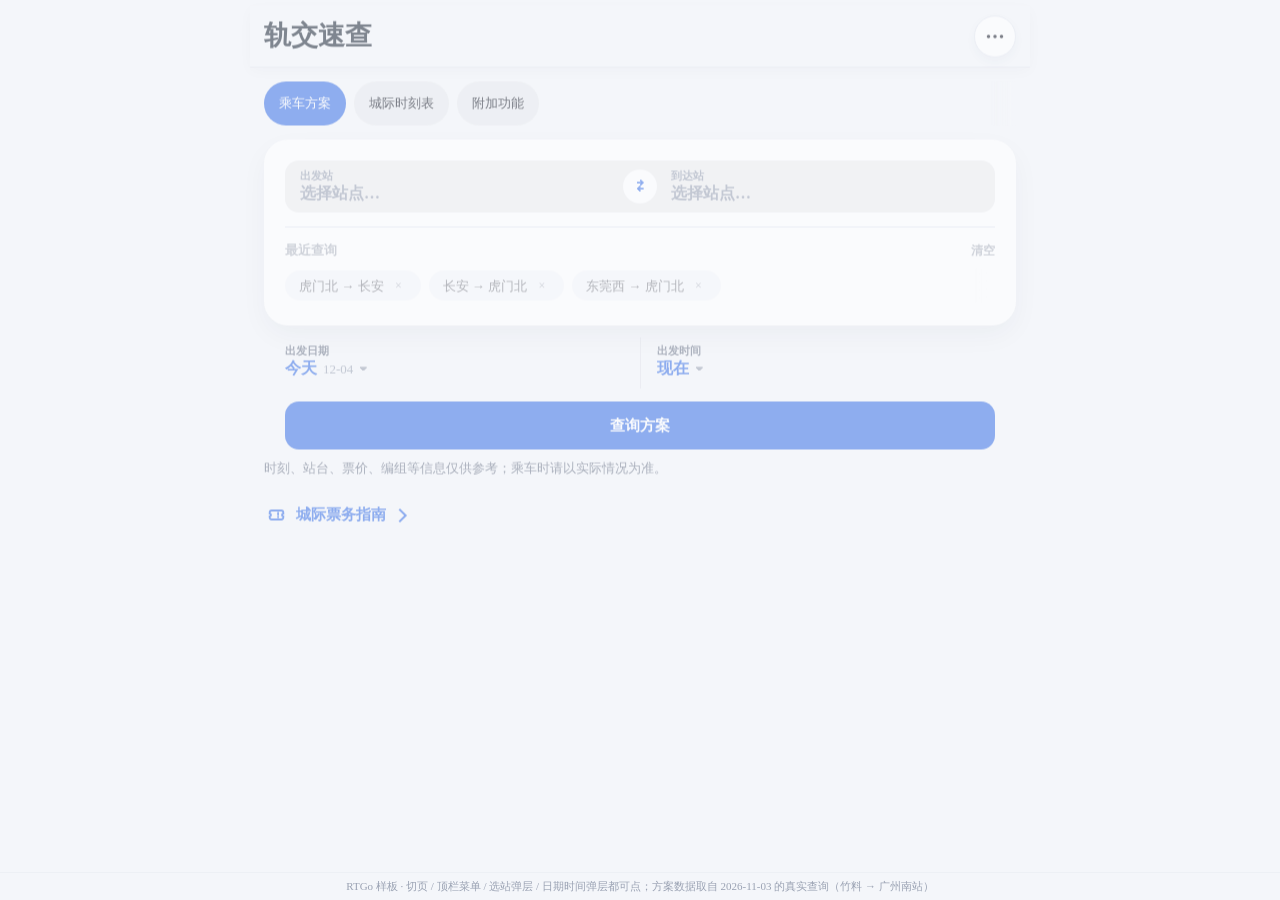
<file: index.html>
<!DOCTYPE html>
<html lang="zh-CN">
<head>
<meta charset="UTF-8">
<meta name="viewport" content="width=device-width, initial-scale=1">
<title>RTGo-UI · 体验页</title>
<!-- Pages 入口：裸地址直接落到 sample 体验页；无 JS 环境用底部手动链接兜底 -->
<meta http-equiv="refresh" content="0; url=sample/">
<style>
body{margin:0;display:flex;align-items:center;justify-content:center;min-height:100vh;font-family:-apple-system,BlinkMacSystemFont,"PingFang SC","Microsoft YaHei",sans-serif;background:#f4f5f7;color:#333}
a{color:#1677ff;text-decoration:none;font-size:15px}
</style>
</head>
<body>
<p>正在进入体验页… <a href="sample/">点此手动打开</a></p>
</body>
</html>
</file>
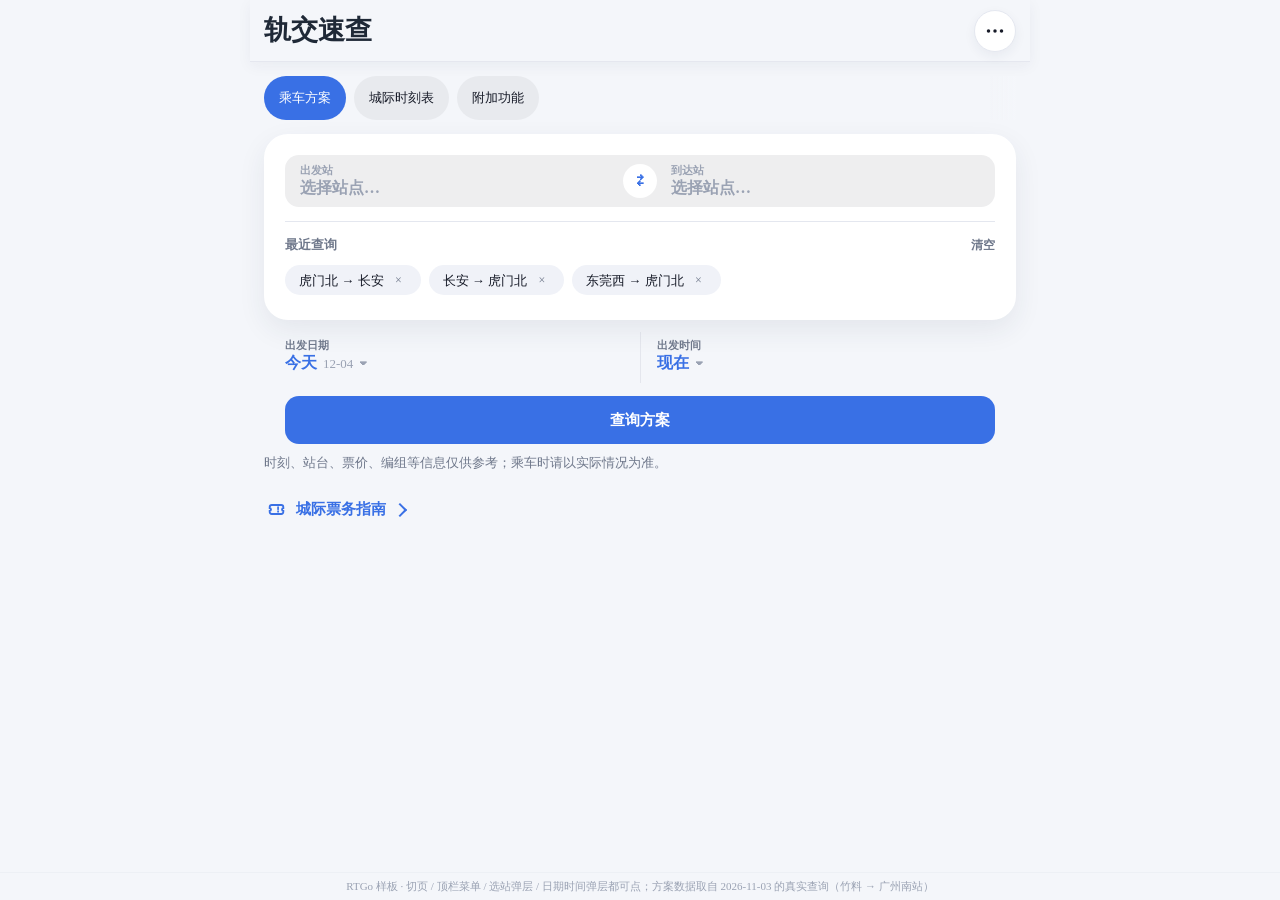
<file: sample/index.html>
<!doctype html>
<html lang="zh-CN">
<head>
<meta charset="utf-8">
<meta name="viewport" content="width=device-width,initial-scale=1,viewport-fit=cover">
<title>RTGo 样板 · 轨交速查</title>
<link rel="stylesheet" href="../rtgo-slate.css">
<!-- 主题档：.theme-light / .theme-dark 两套令牌（构建脚本从令牌层生成）。
     外观三档要真生效必须引这一行；v1.24 之前样板缺它，切档只换了类名，色值不动。 -->
<link rel="stylesheet" href="../theme-overrides.css">
<link rel="stylesheet" href="sample.css">
</head>
<body>

<div class="app">
  <div class="screen">

    <div class="ios-fixed-topbar is-translucent">
      <view class="back" id="btnBack" data-hover-class="press" hidden><view class="glyph glyph-back"></view></view>
      <div class="topbar-main">
        <div class="title" id="pageTitle">查询</div>
        <div class="sub" id="pageSub">真实数据 · 只看结构与接线</div>
      </div>
      <div class="topbar-actions">
        <button class="icon-btn menu-trigger" id="btnMenu" aria-label="更多" aria-haspopup="menu" aria-expanded="false" data-hover-class="press"><i class="glyph glyph-more-disc"></i></button>
      </div>
    </div>

    <div class="screen-scroll" id="scroll">
      <div class="screen-body" id="view"></div>
    </div>

  </div>
</div>

<div id="overlays"></div>

<!-- T24 菜单：顶栏「更多」的动作浮层。定位由宿主显式给（--menu-top/right）；
     锚点角钉在触发器那一侧（右上），不做自动翻转。
     右距要把居中留白算进去：顶栏限宽 --page-max 并居中，而 .menu-layer 是视口级 fixed，
     直接写 14px 会让面板在宽屏上跑到内容区外面。 -->
<div class="menu-layer" id="menuLayer" hidden>
  <div class="menu" role="menu" aria-label="更多" style="--menu-top:calc(62px + env(safe-area-inset-top) + 6px);--menu-right:calc(max(0px,(100vw - var(--page-max))/2) + 14px);--menu-w:252px;--menu-origin:top right">
    <div class="menu-group-label">外观</div>
    <button class="menu-item is-checked" role="menuitemradio" aria-checked="true" data-theme="auto"><span class="menu-text">跟随系统</span><span class="menu-check"><i class="check-glyph"></i></span></button>
    <button class="menu-item" role="menuitemradio" aria-checked="false" data-theme="light"><span class="menu-text">浅色</span><span class="menu-check"></span></button>
    <button class="menu-item" role="menuitemradio" aria-checked="false" data-theme="dark"><span class="menu-text">深色</span><span class="menu-check"></span></button>
    <div class="menu-sep"></div>
    <div class="menu-group-label">样板</div>
    <button class="menu-item has-desc" role="menuitem" data-href="../gallery.html"><span class="menu-main"><span class="menu-text">逐件样片</span><span class="menu-desc">按家族分区，按压档可按住试</span></span></button>
    <button class="menu-item" role="menuitem" data-href="../docs/组件手册.md"><span class="menu-text">组件手册</span></button>
  </div>
</div>

<p class="demo-note">RTGo 样板 · 切页 / 顶栏菜单 / 选站弹层 / 日期时间弹层都可点；方案数据取自 2026-11-03 的真实查询（竹料 → 广州南站）</p>

<script src="mock.js"></script>
<script src="app.js"></script>
</body>
</html>
</file>
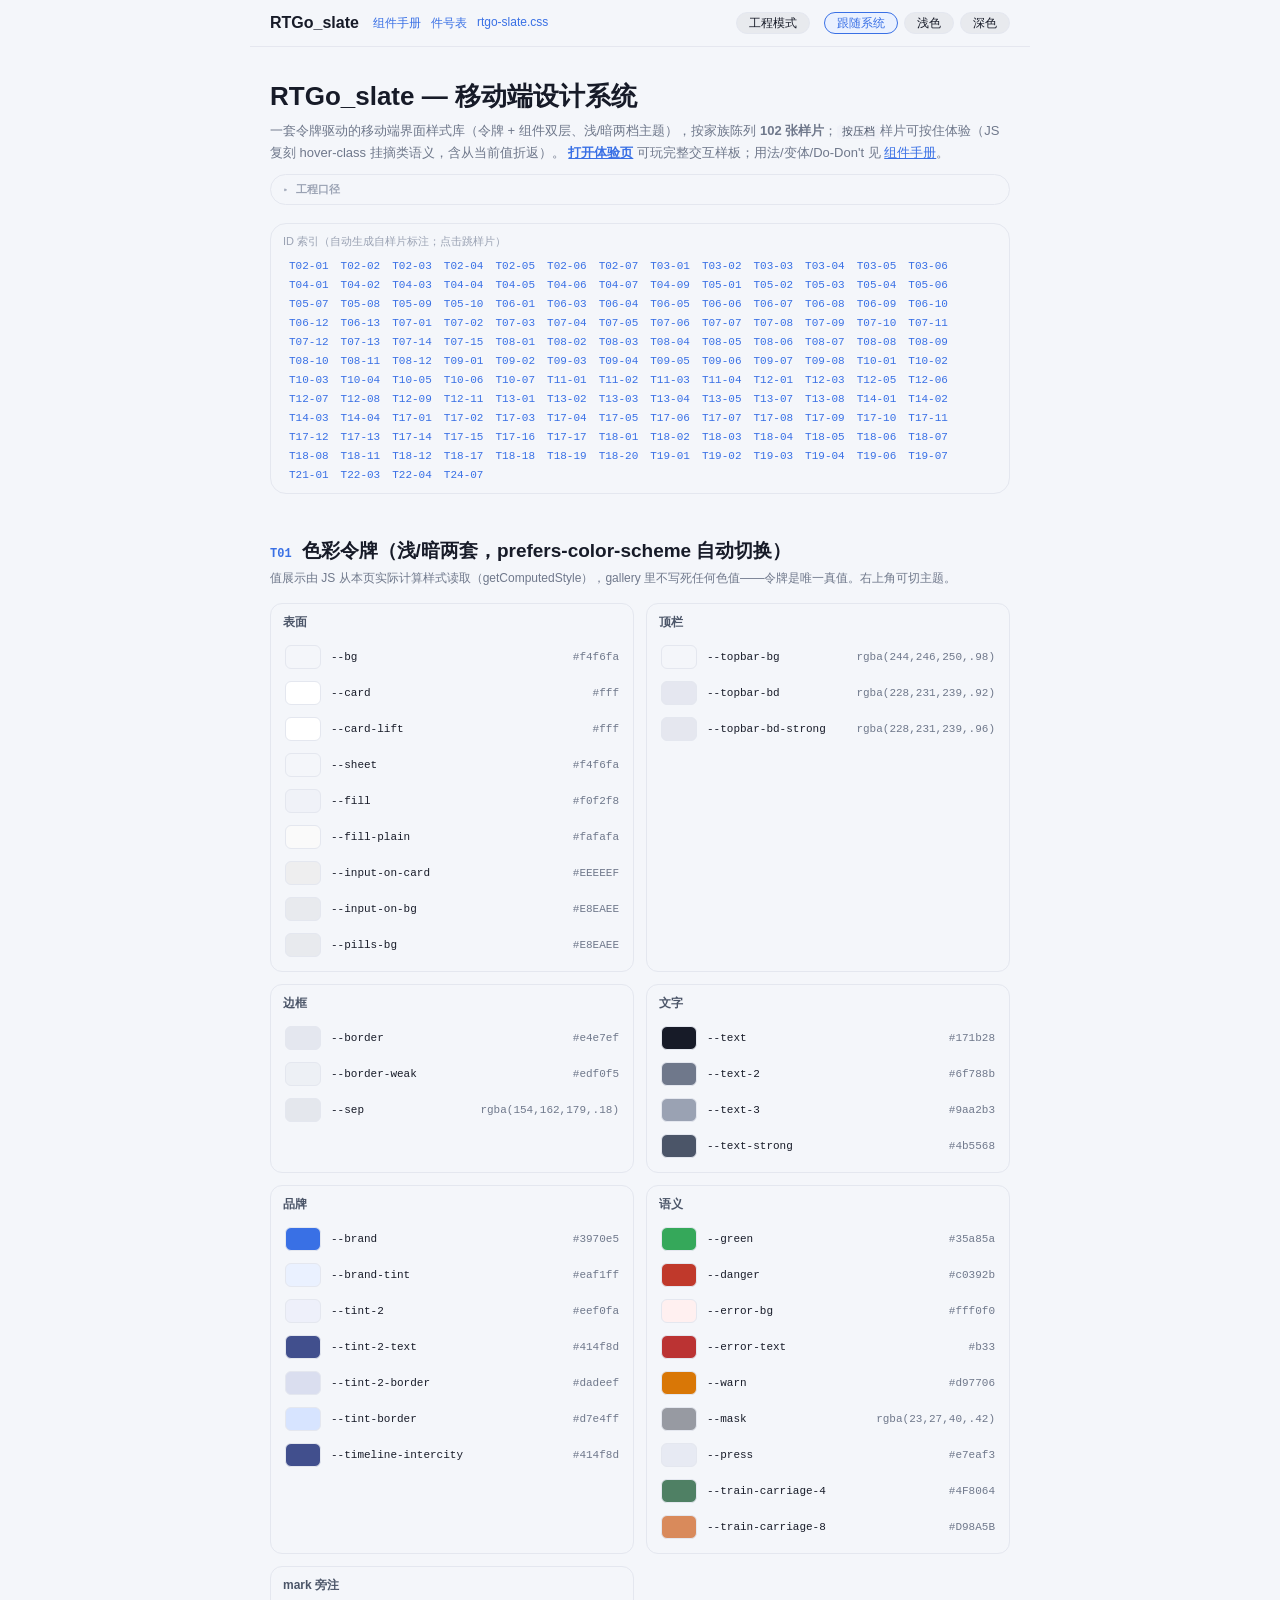
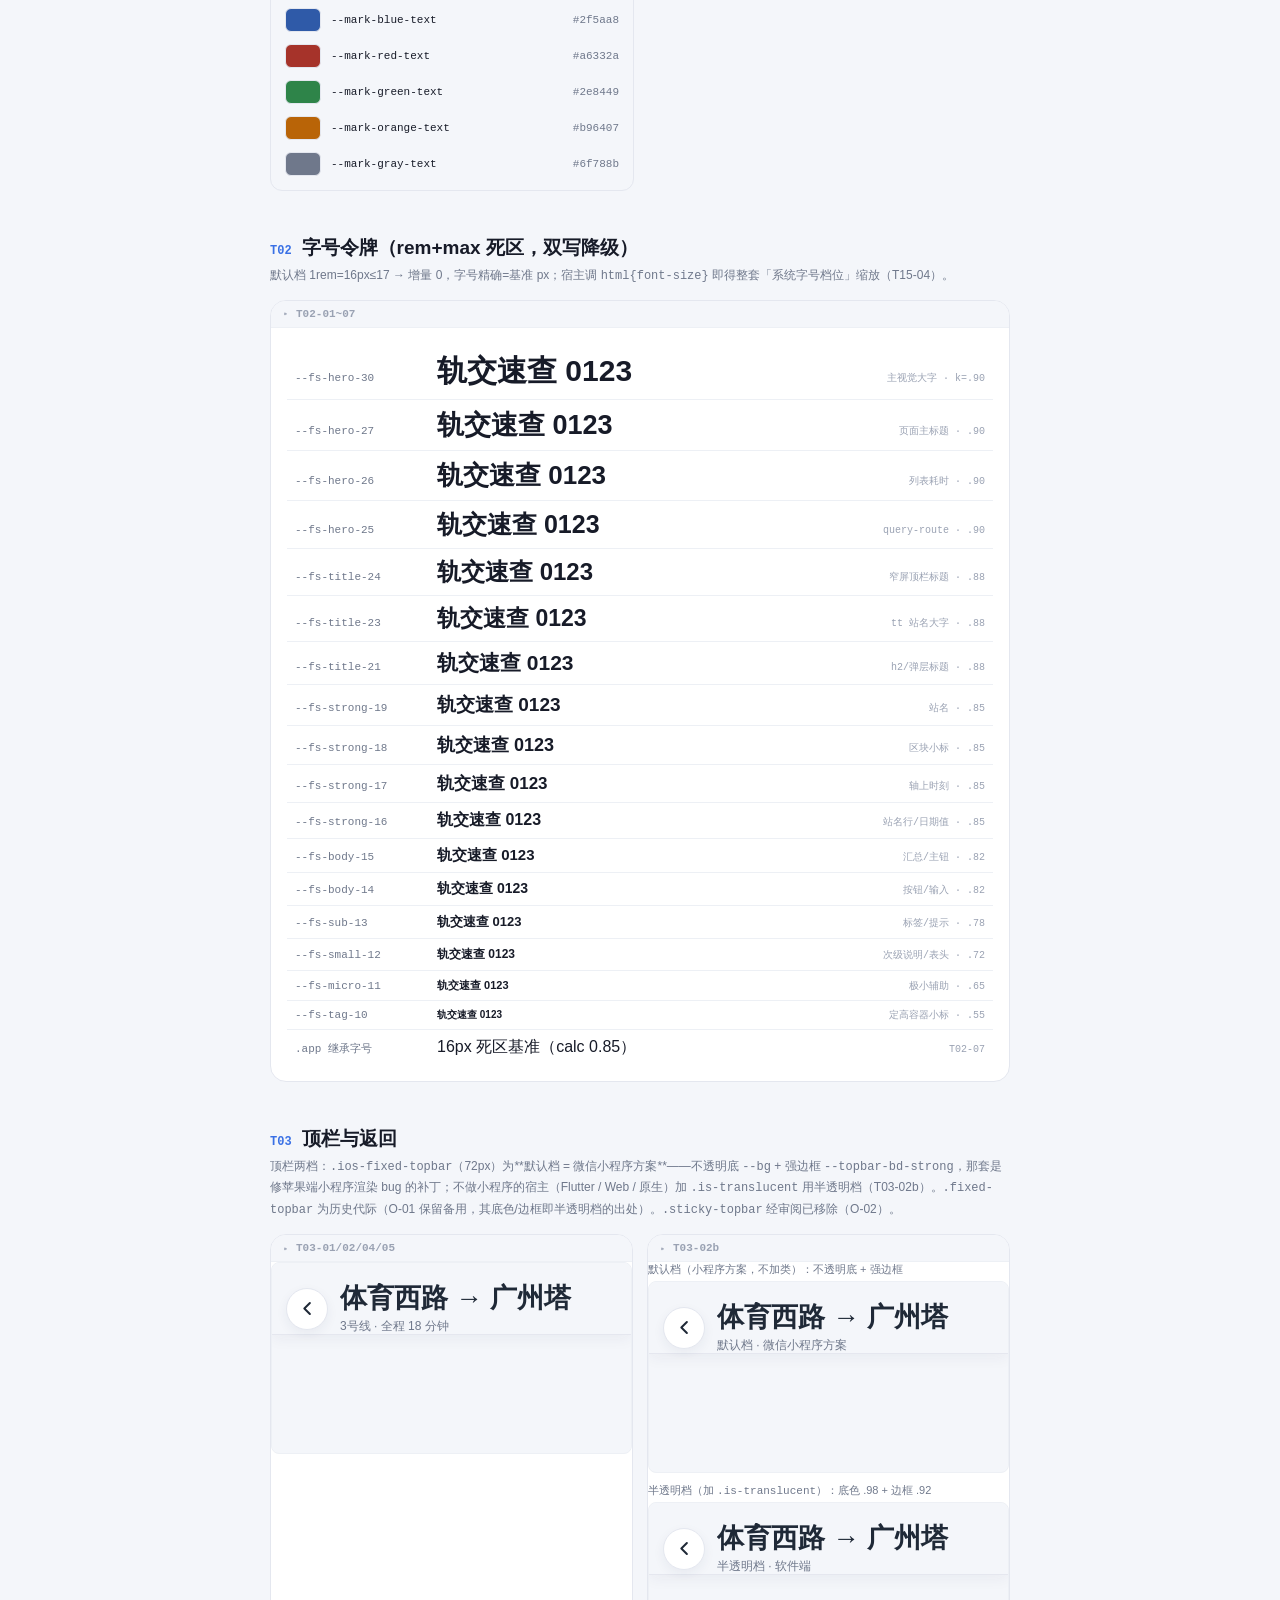
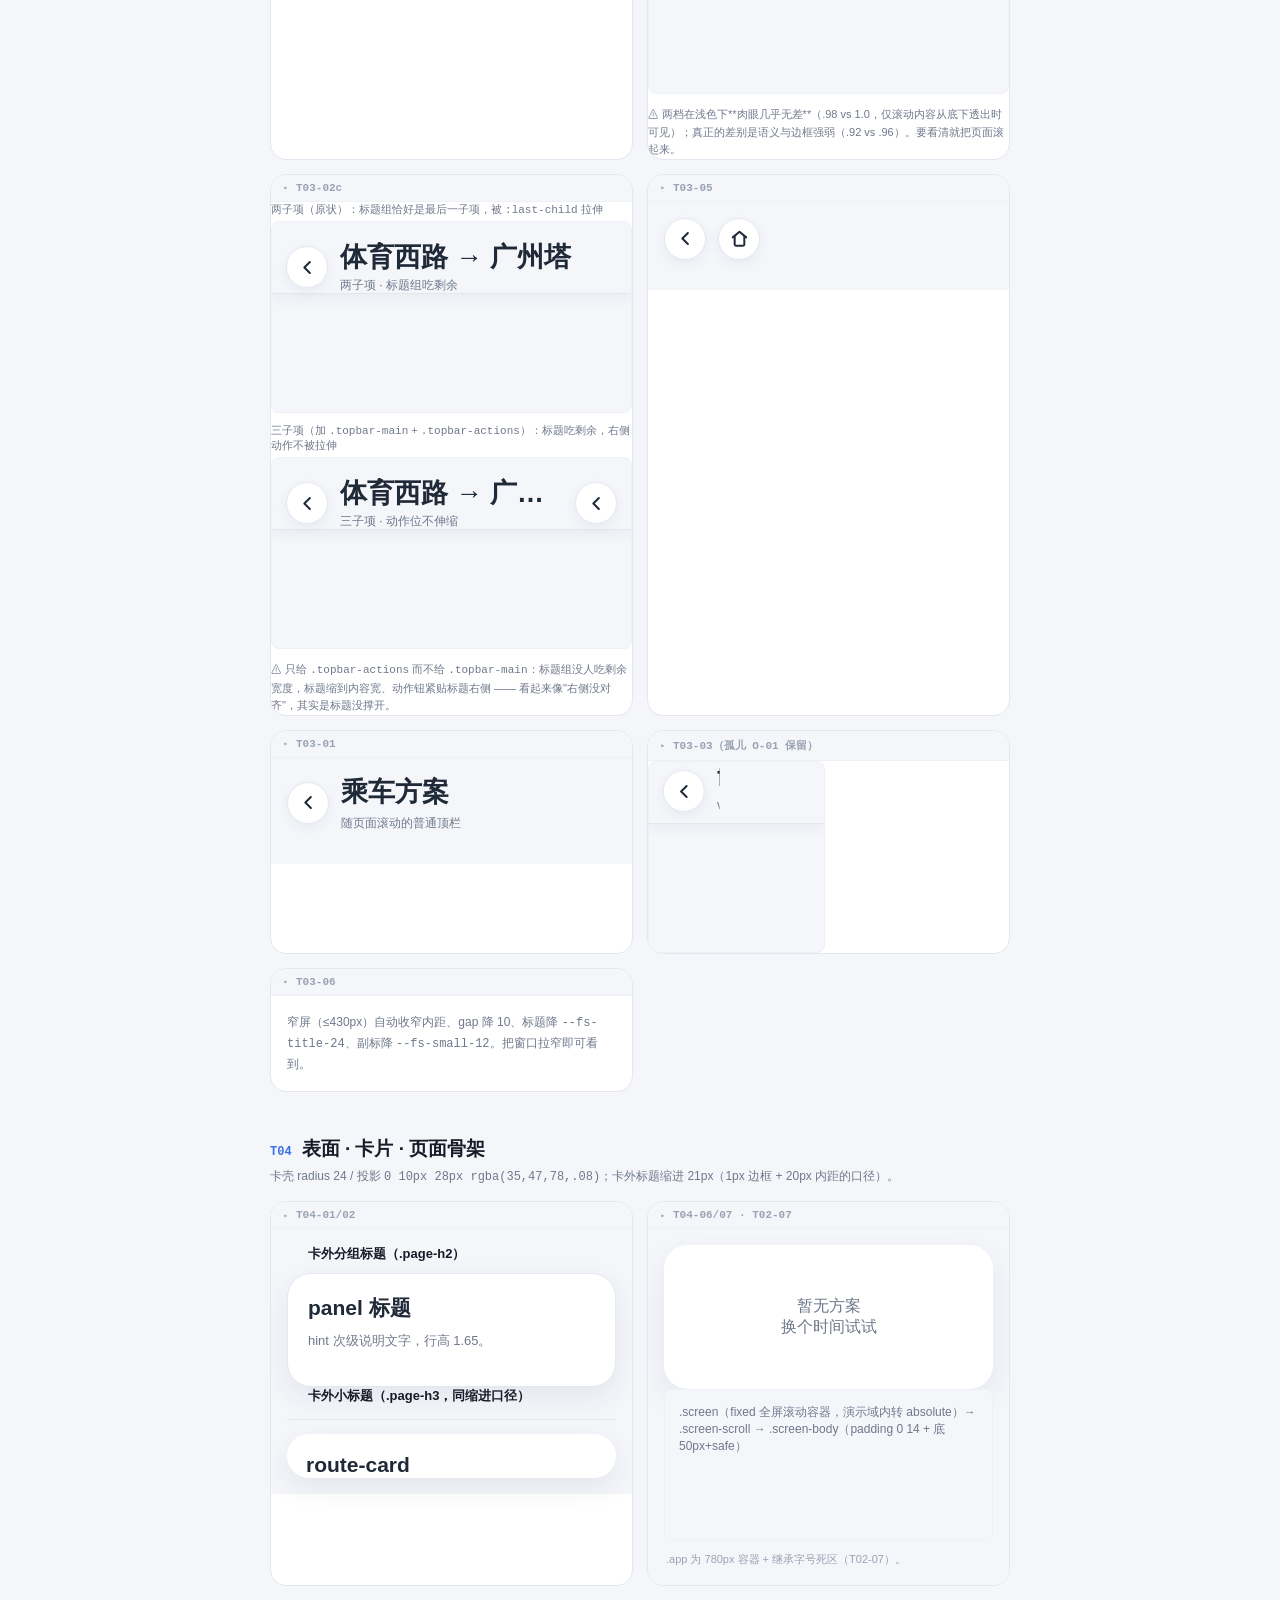
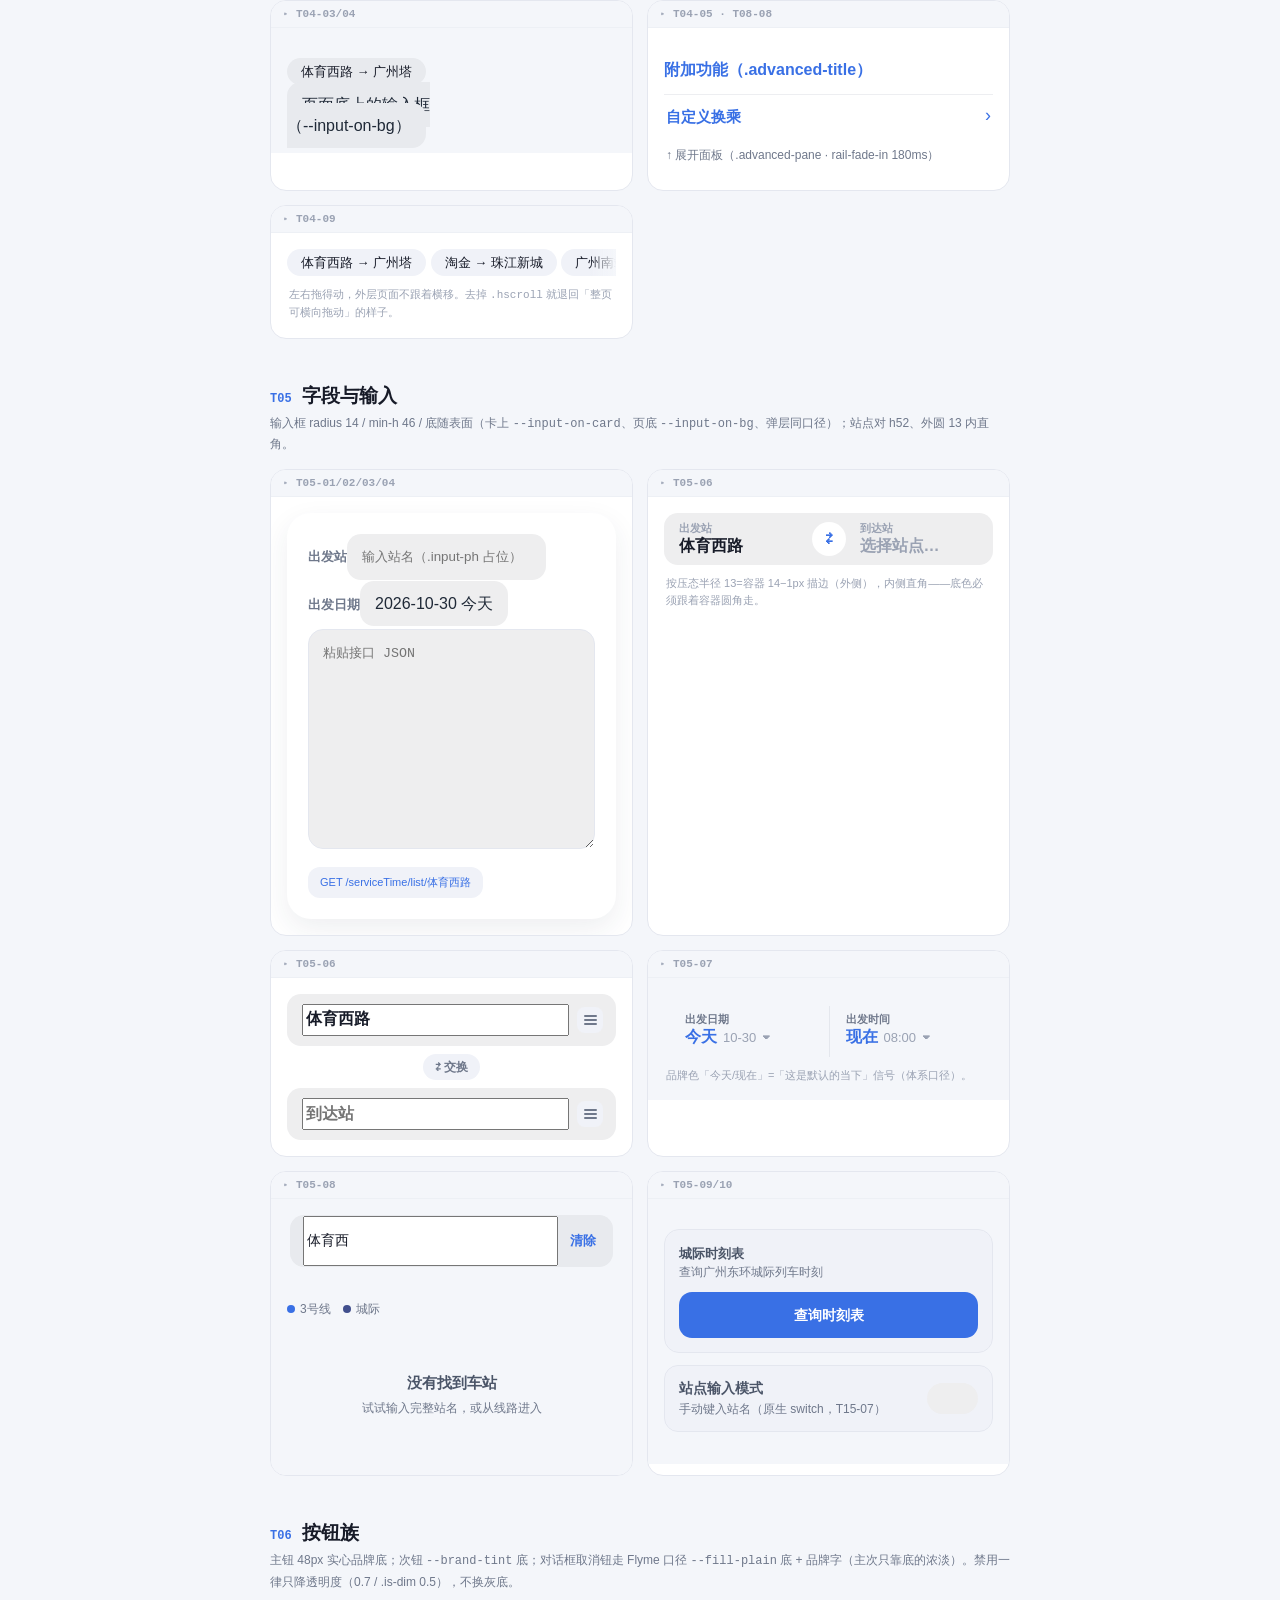
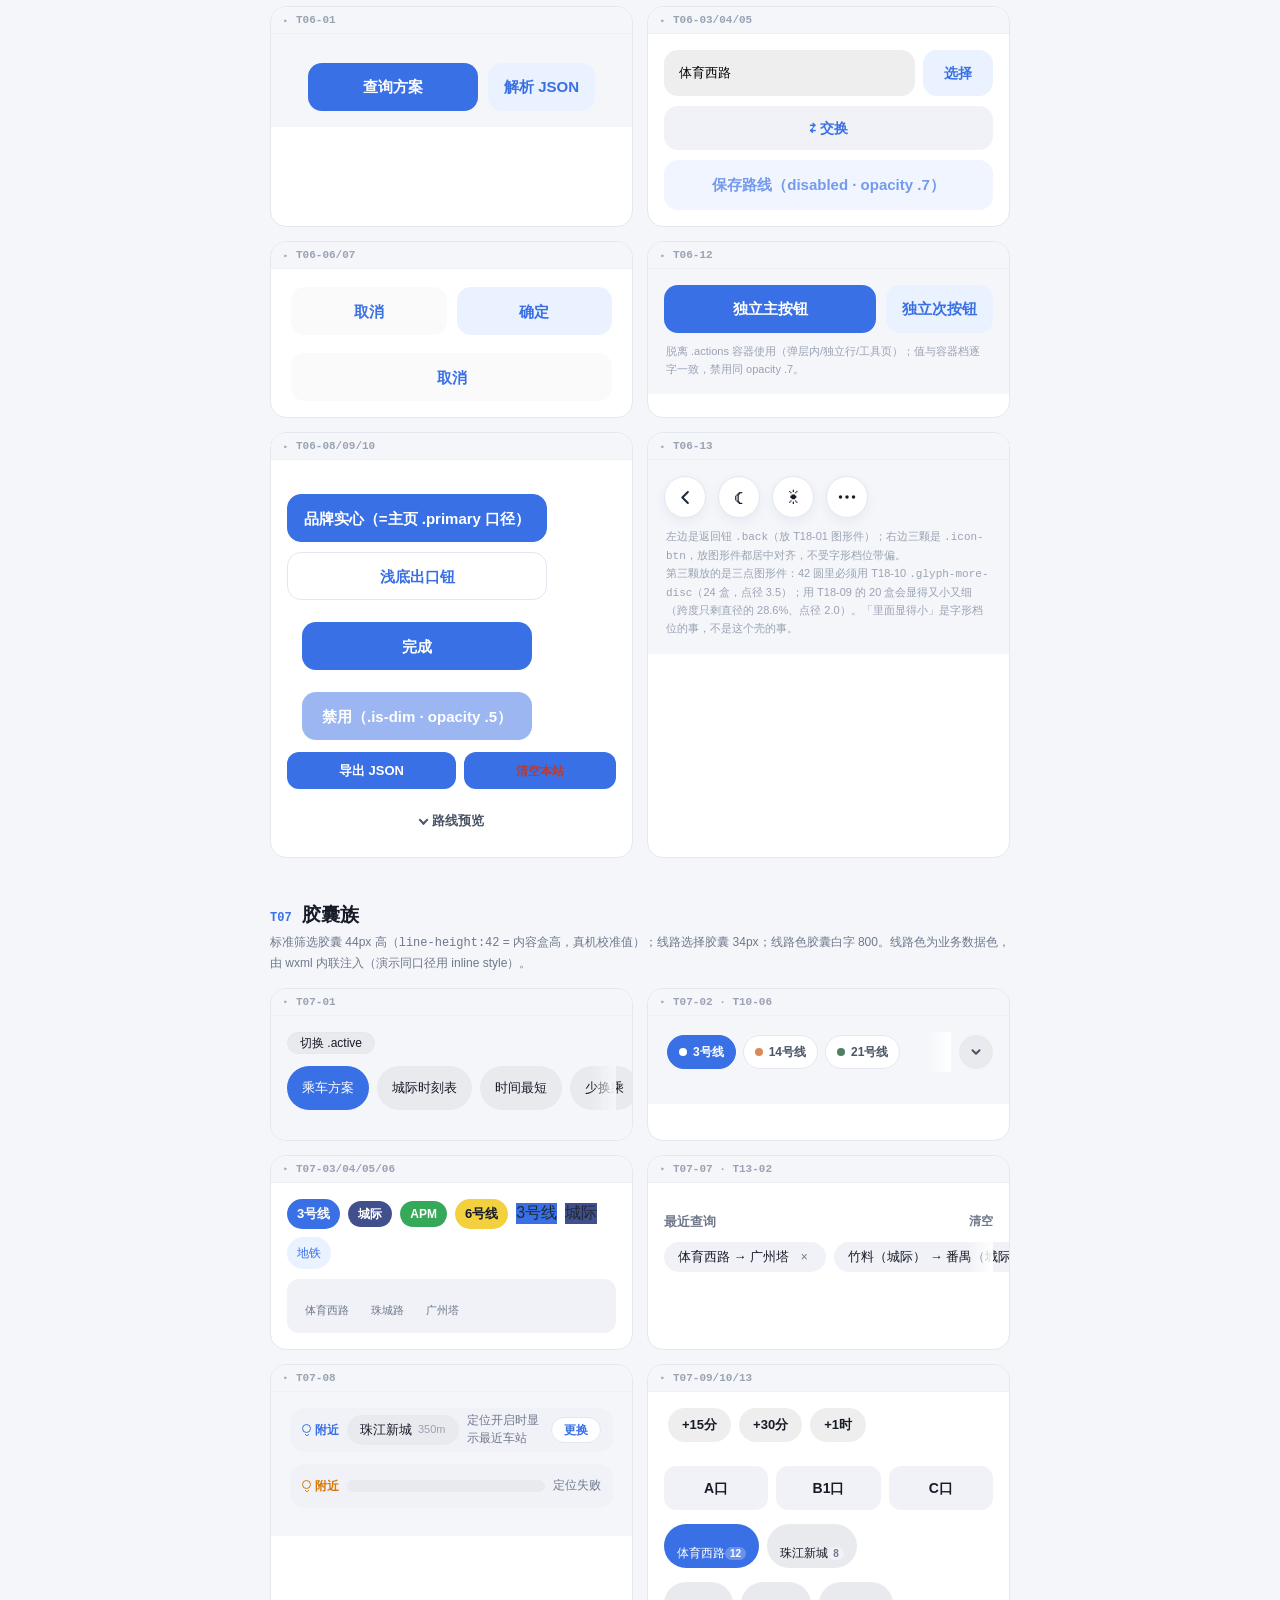
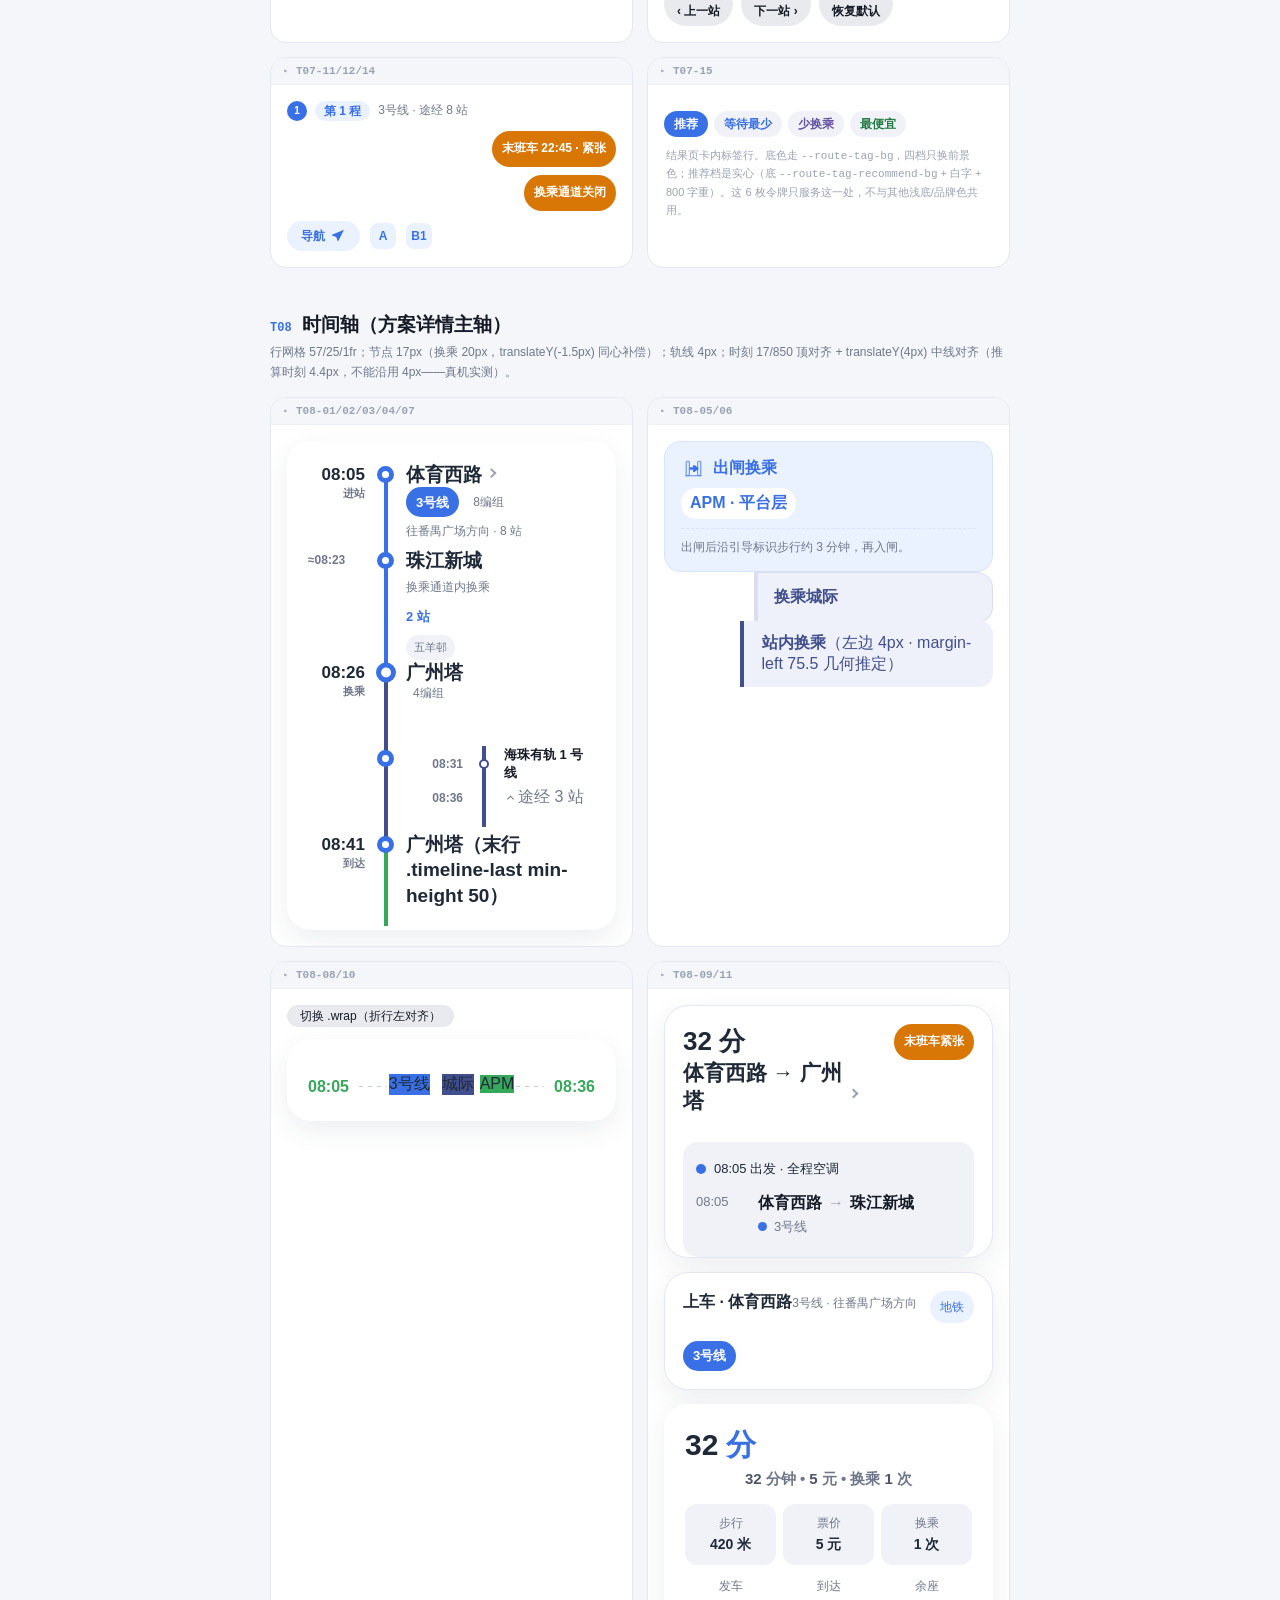
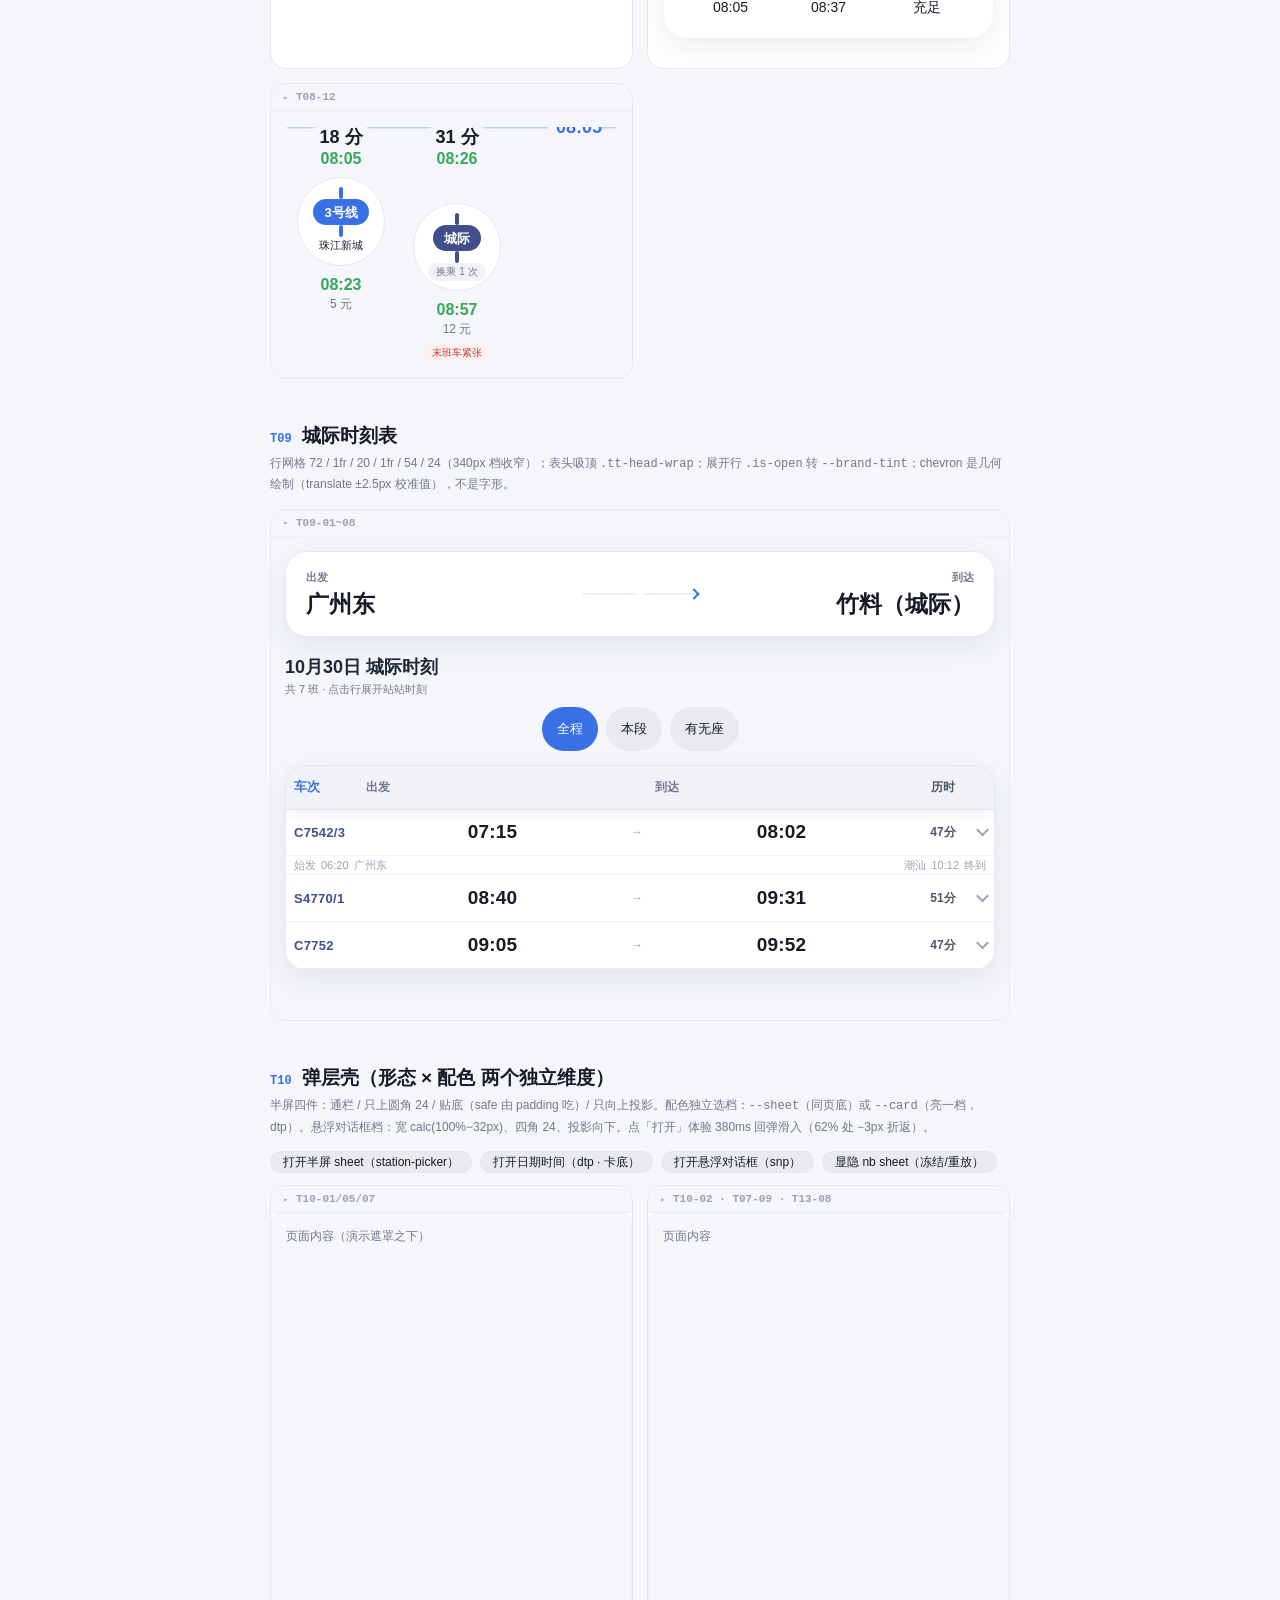
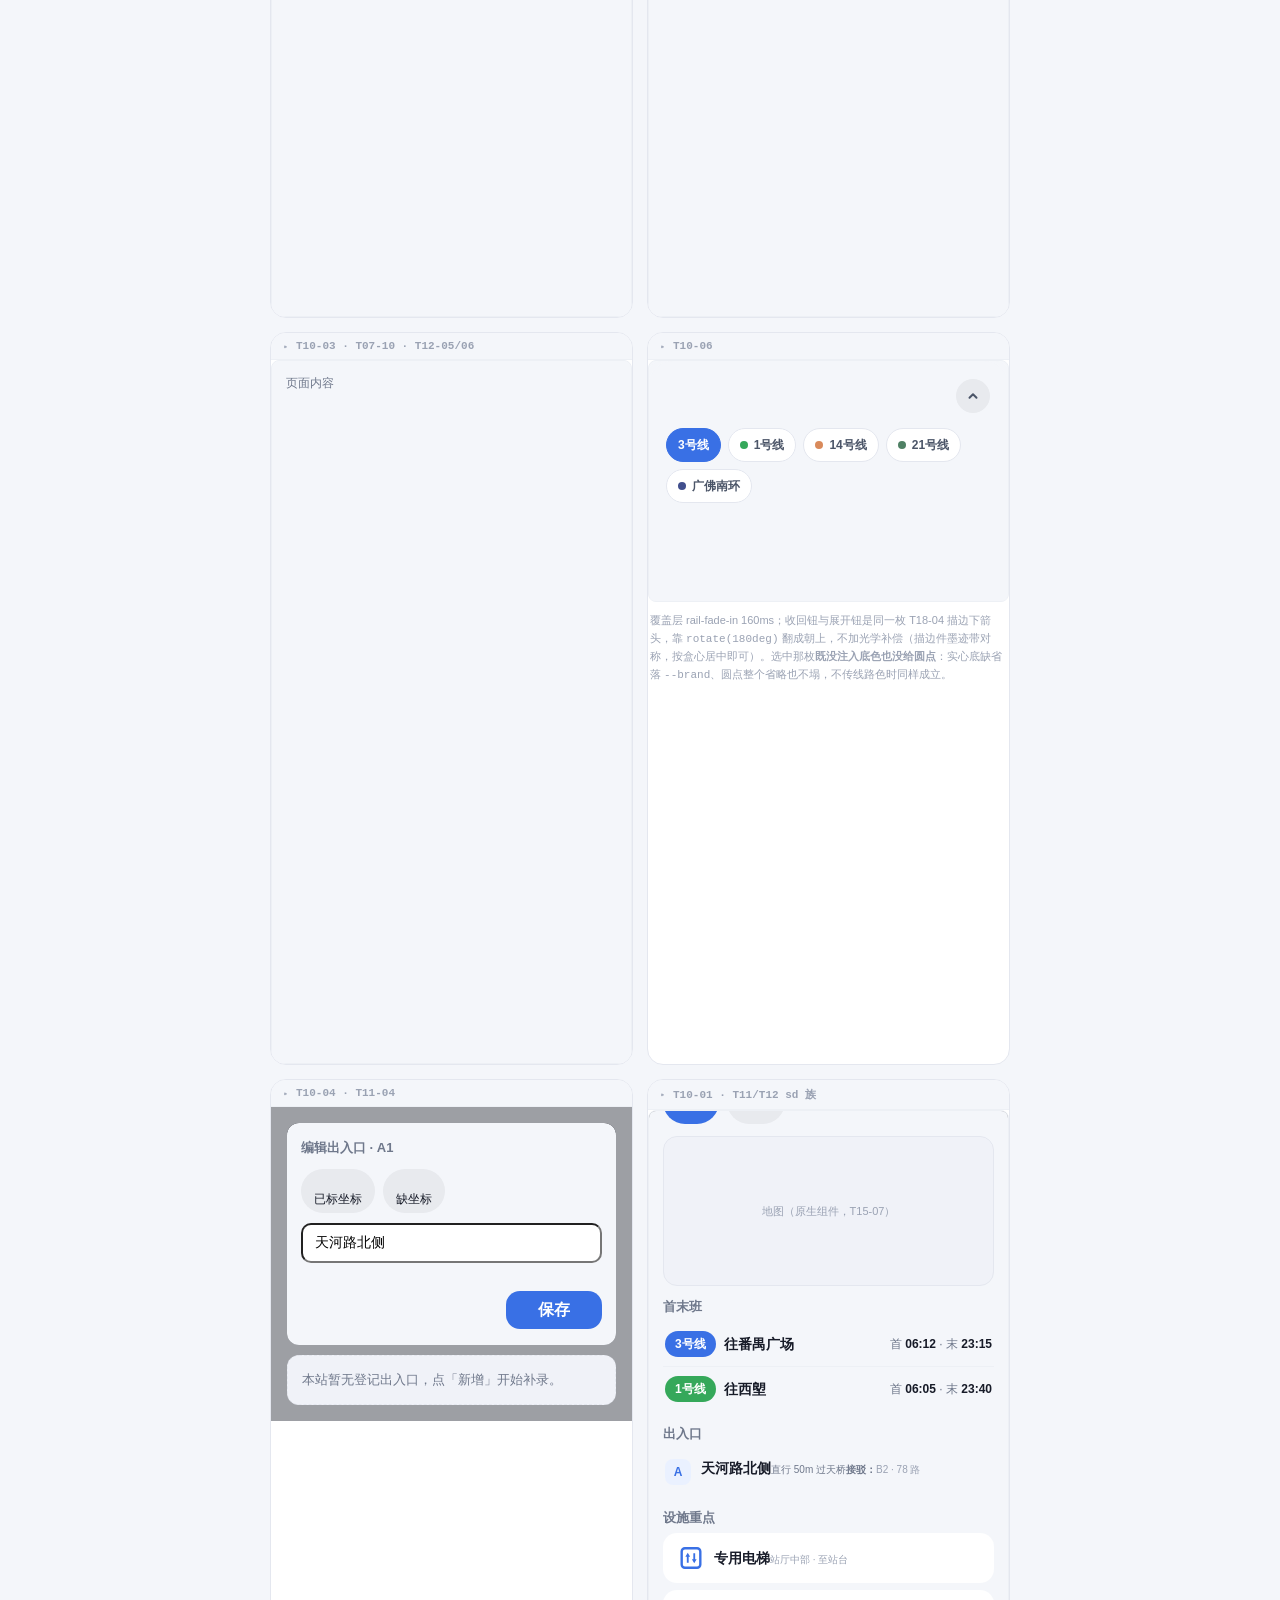
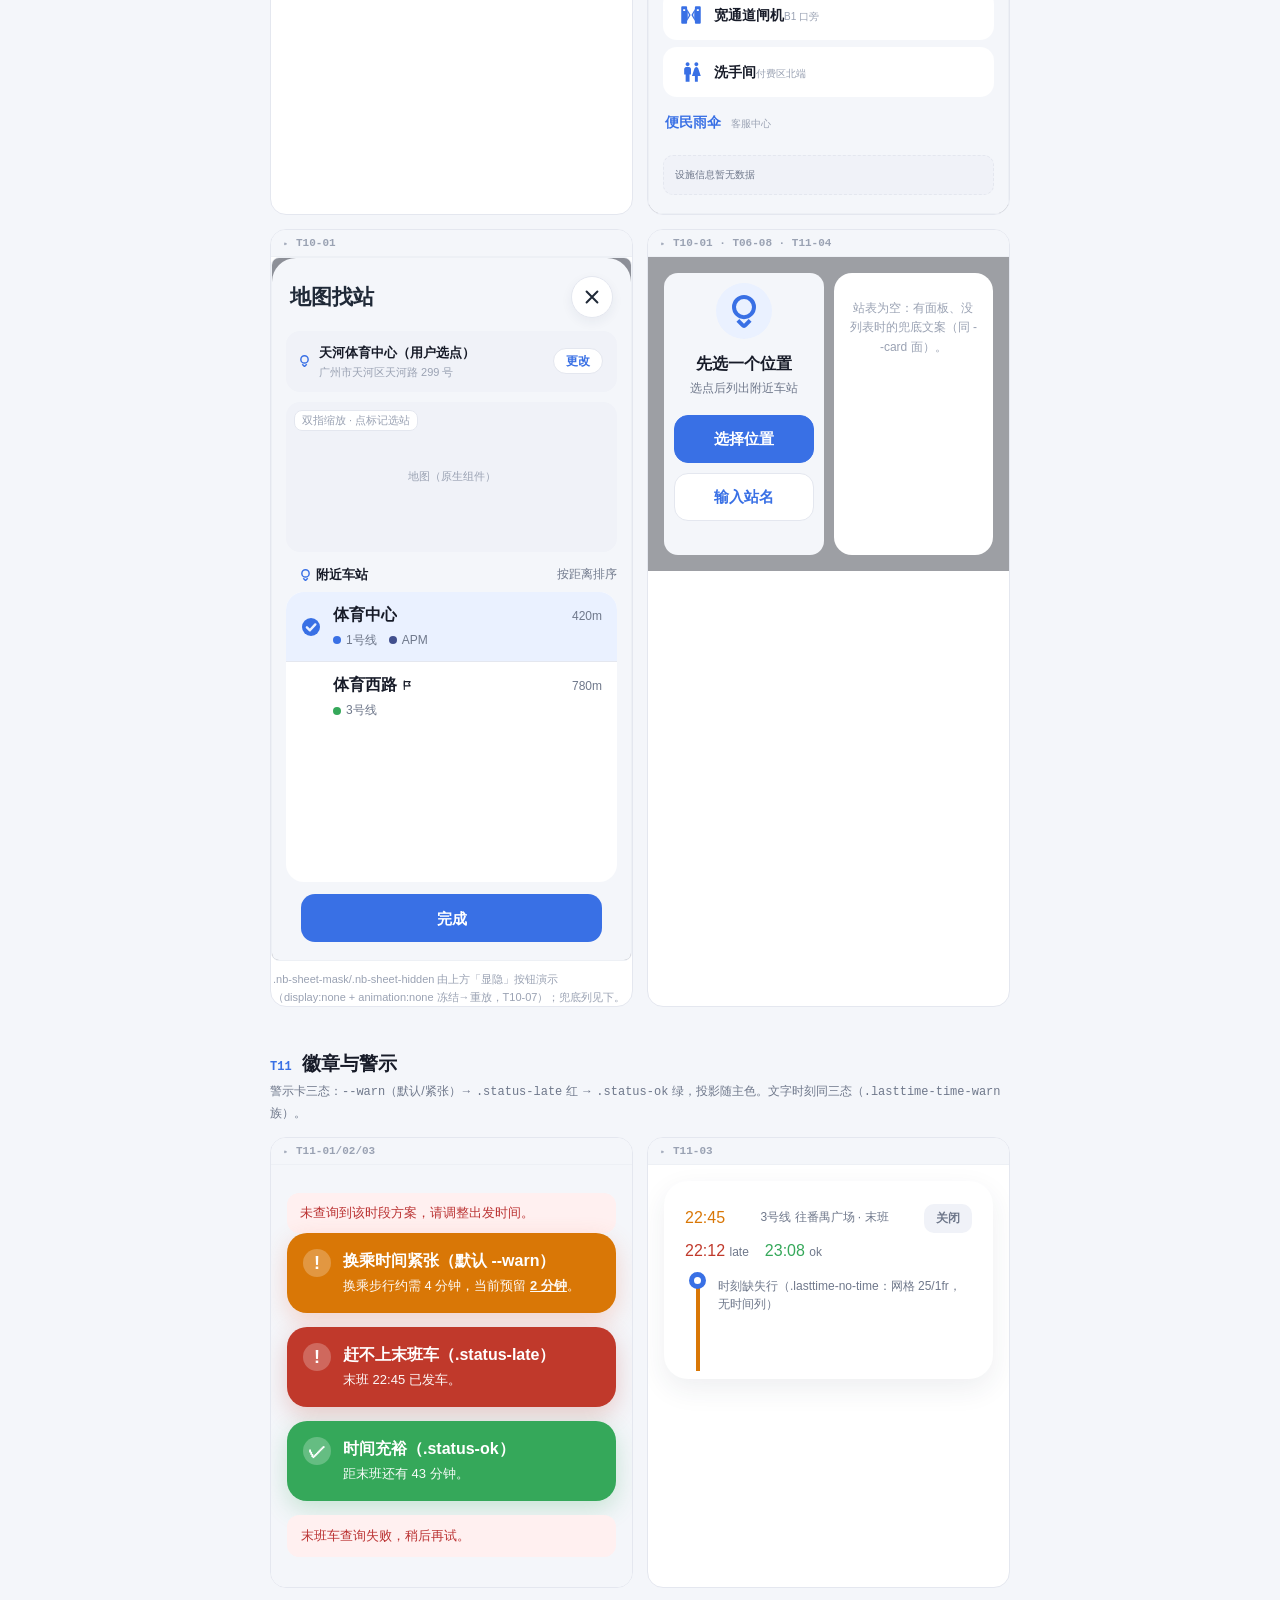
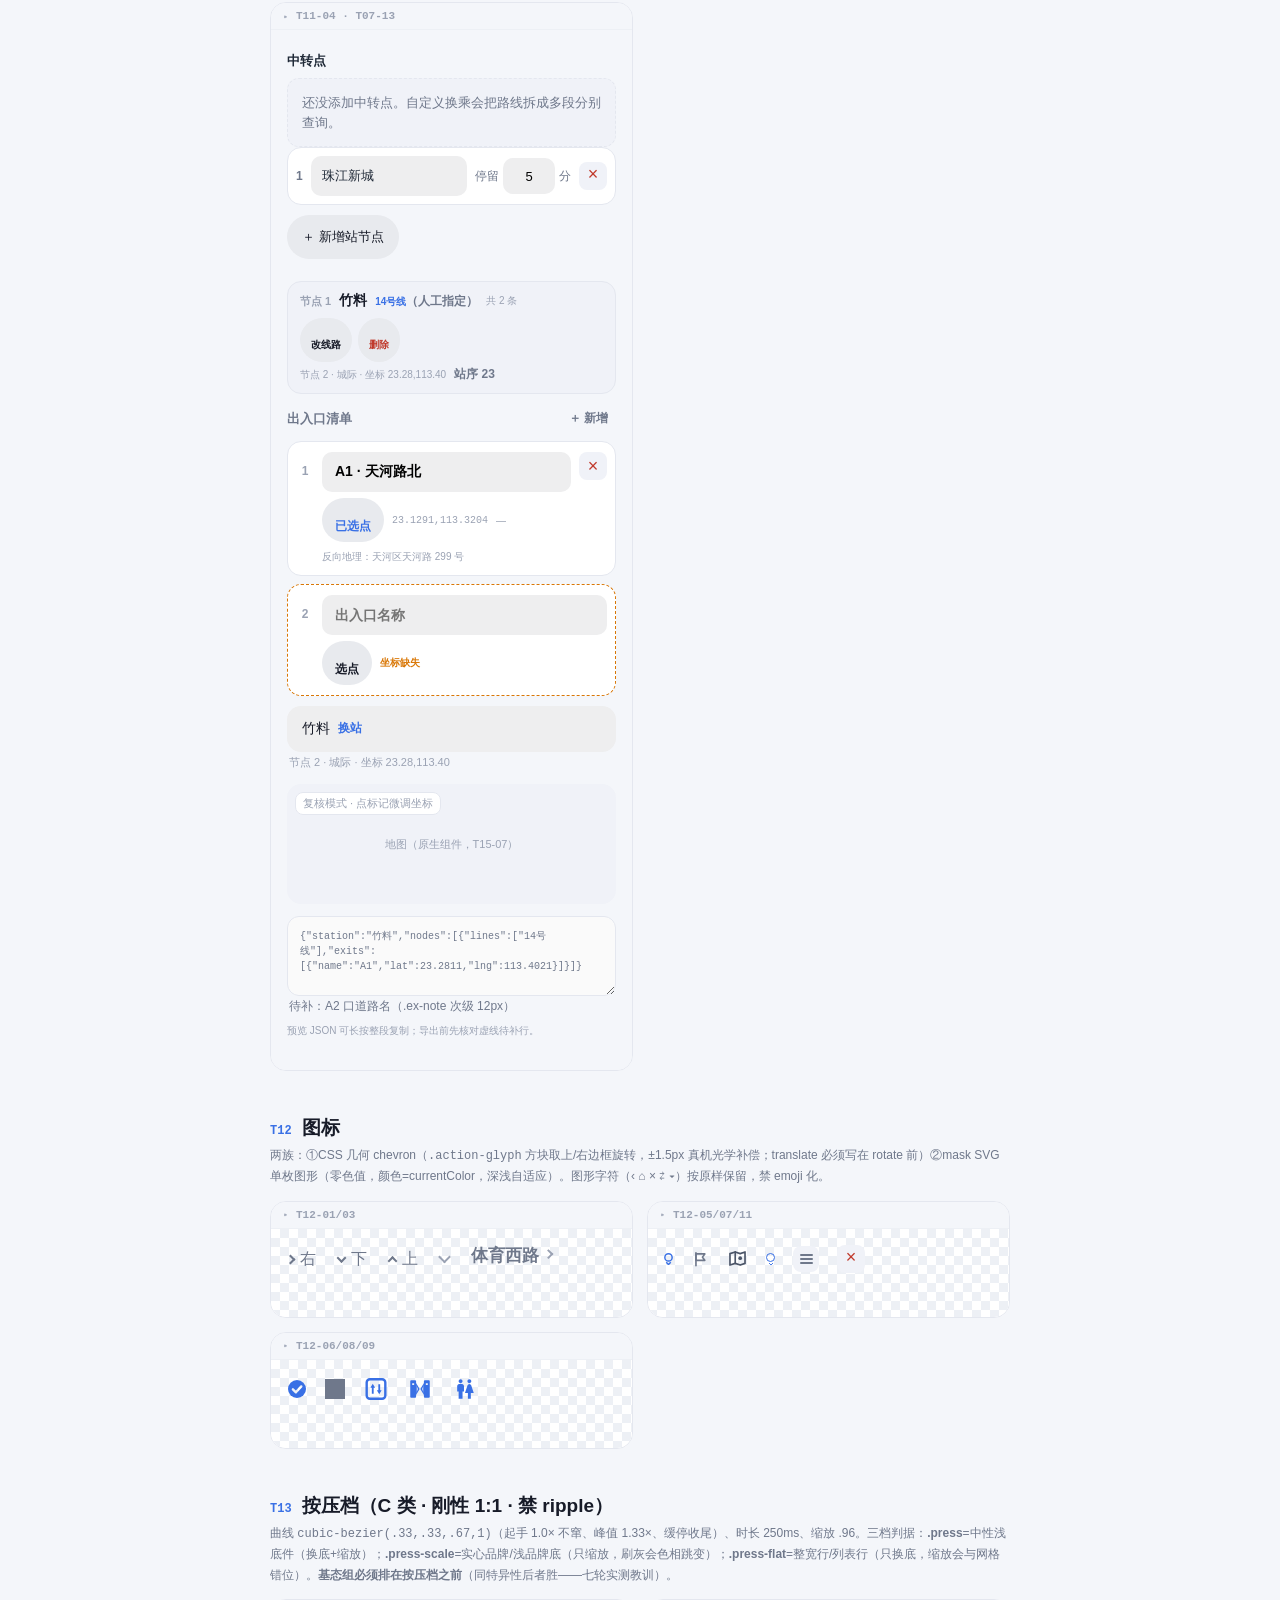
<file: gallery.html>
<!DOCTYPE html>
<html lang="zh-CN">
<head>
<meta charset="UTF-8">
<meta name="viewport" content="width=device-width, initial-scale=1">
<title>RTGo_slate · 移动端设计系统 gallery</title>
<link rel="stylesheet" href="rtgo-slate.css">
<!-- 主题档：.theme-light / .theme-dark，由 构建脚本从令牌层生成（勿手改）。
     编辑器里手动切主题靠它；不加类 = 跟随系统（回落 rtgo-slate.css 的 @media 档）。 -->
<link rel="stylesheet" href="theme-overrides.css">
<style>
/* ===== gallery 展示机制（g- 前缀，非资产包成员；系统类一律原样使用） ===== */
:root{color-scheme:light dark}
html.theme-dark{color-scheme:dark}
html.theme-light{color-scheme:light}
body{margin:0;font-family:-apple-system,BlinkMacSystemFont,"PingFang SC","Microsoft YaHei",sans-serif;-webkit-font-smoothing:antialiased}
.g-top{position:sticky;top:0;z-index:50;display:flex;align-items:center;gap:14px;padding:12px 20px;background:var(--topbar-bg);backdrop-filter:blur(10px);border-bottom:1px solid var(--topbar-bd)}
.g-top b{font-size:var(--fs-strong-16);color:var(--text)}
.g-top .g-links{display:flex;gap:10px;font-size:var(--fs-small-12);color:var(--text-2)}
.g-top a{color:var(--brand);text-decoration:none}
.g-work{margin-left:auto;display:flex}
/* chrome 钮（工程模式 / 主题三钮 / 样片演示切换钮同规则）：文档页无对应系统件
   （44px .chip 不适配文档顶栏），胶水 + 令牌：基态对齐 .chip 基态（pills-bg 底 / 500 / 全圆胶囊）；
   选中态用系统次钮配色（.btn-secondary 同族）。 */
.g-work button,.g-themes button,.g-togglebar button{padding:4px 12px;border-radius:var(--radius-pill);border:1px solid var(--border);background:var(--pills-bg);color:var(--text);font-size:var(--fs-small-12);font-weight:500;cursor:pointer}
.g-work button.on,.g-themes button.on,.g-togglebar button.on{background:var(--brand-tint);color:var(--brand);border-color:var(--brand)}
.g-themes{margin-left:0;display:flex;gap:6px}
.g-wrap{max-width:1080px;margin:0 auto;padding:26px 20px 80px}
.g-hero{margin:6px 0 22px}
.g-hero h1{margin:0 0 6px;font-size:var(--fs-hero-26);font-weight:800;color:var(--text)}
.g-hero p{margin:0;color:var(--text-2);font-size:var(--fs-sub-13);line-height:1.7}
.g-hero code{font-family:monospace;font-size:var(--fs-small-12);color:var(--brand)}
.g-hero-meta{margin-top:10px;border:1px solid var(--border);border-radius:var(--radius-box)}
.g-hero-detail{margin:0;padding:0 12px 10px;font-size:var(--fs-small-12);color:var(--text-2);line-height:1.7}
.g-sec{margin-top:44px;scroll-margin-top:56px}
.g-sec>h2{margin:0 0 4px;font-size:var(--fs-strong-19);font-weight:800;color:var(--text);display:flex;align-items:baseline;gap:10px}
.g-sec>h2 .g-secid{font-size:var(--fs-small-12);font-weight:600;color:var(--brand);font-family:monospace}
.g-sec>p.g-note{margin:0 0 14px;font-size:var(--fs-small-12);color:var(--text-2);line-height:1.7}
.g-grid{display:grid;grid-template-columns:repeat(auto-fill,minmax(300px,1fr));gap:14px}
/* scroll-margin-top：顶栏是 sticky 的，索引跳转时不给留位，目标样片的
   「ID + 类名」标签栏会被顶栏盖住（索引运行时生成，144 条）。
   值 = 顶栏高 49 + 余量。 */
.g-spec{margin:0;border:1px solid var(--border);border-radius:var(--radius-box);overflow:hidden;background:var(--card);scroll-margin-top:64px}
/* 工程标注默认折叠（details.g-meta）：summary 只留弱化件号徽章；
   展开后件号/类名/出处三行齐全，与折叠前逐字一致。顶栏「工程模式」可一键全展开。 */
.g-spec>.g-tag{display:block;padding:0;border-bottom:1px solid var(--border-weak);background:var(--bg)}
.g-meta summary{display:flex;align-items:center;gap:8px;padding:7px 12px;cursor:pointer;list-style:none;user-select:none}
.g-meta summary::-webkit-details-marker{display:none}
.g-meta summary::before{content:"▸";flex:none;font-size:var(--fs-tag-10);color:var(--text-3)}
.g-meta[open] summary::before{content:"▾"}
.g-meta summary .g-id{font-family:monospace;font-size:var(--fs-micro-11);font-weight:600;color:var(--text-3)}
.g-meta summary:hover .g-id{color:var(--text-2)}
.g-meta .g-cls{display:block;padding:1px 12px 0;font-family:monospace;font-size:var(--fs-micro-11);color:var(--text-2);word-break:break-all}
.g-meta .g-src{display:block;padding:0 12px 8px;font-size:var(--fs-tag-10);color:var(--text-3);font-family:monospace}
.g-stage{padding:16px;min-height:56px}
.g-stage.bg-page{background:var(--bg)}
/* 舞台词汇扩展：bg-mask=浮层件（遮罩色示意真实层次）；bg-checker=透明件（棋盘格示意零底墨迹）。全走令牌。 */
.g-stage.bg-mask{background:var(--mask)}
.g-stage.bg-checker{background-color:var(--card);background-image:linear-gradient(45deg,var(--border-weak) 25%,transparent 25%,transparent 75%,var(--border-weak) 75%),linear-gradient(45deg,var(--border-weak) 25%,transparent 25%,transparent 75%,var(--border-weak) 75%);background-position:0 0,9px 9px;background-size:18px 18px}
.g-stage.pad0{padding:0}
.g-swatch{display:flex;align-items:center;gap:10px;padding:6px 8px;border-radius:8px}
.g-swatch i{display:block;width:34px;height:22px;border-radius:6px;border:1px solid var(--border);flex:none}
.g-swatch .g-vn{font-family:monospace;font-size:var(--fs-micro-11);color:var(--text)}
.g-swatch .g-vv{margin-left:auto;font-family:monospace;font-size:var(--fs-micro-11);color:var(--text-2)}
.g-fsrow{display:flex;align-items:baseline;gap:12px;padding:7px 8px;border-bottom:1px solid var(--border-weak)}
.g-fsrow:last-child{border-bottom:0}
.g-fsrow .g-vn{font-family:monospace;font-size:var(--fs-micro-11);color:var(--text-2);flex:none;width:130px}
.g-fsrow .g-fs{margin-left:auto;font-family:monospace;font-size:var(--fs-tag-10);color:var(--text-3);flex:none}
.demo-viewport{--status-bar-height:0px;position:relative;height:190px;overflow:hidden;background:var(--bg);border-radius:8px;border:1px solid var(--border-weak)}
.demo-viewport .ios-fixed-topbar,.demo-viewport .fixed-topbar{position:absolute}
.demo-viewport .screen{position:absolute}
.demo-viewport .sheet-mask,.demo-viewport .dtp-mask,.demo-viewport .snp-mask,.demo-viewport .nb-sheet-mask,.demo-viewport .sd-mask{position:absolute}
.demo-mask{position:absolute;inset:0;z-index:20}
.g-panel-ctx{background:var(--card);border-radius:16px;padding:4px}
.g-hint{margin:10px 2px 0;font-size:var(--fs-micro-11);color:var(--text-3);line-height:1.6}
.g-togglebar{display:flex;gap:8px;margin-bottom:12px;flex-wrap:wrap}
.g-tokensec{display:grid;grid-template-columns:repeat(auto-fill,minmax(330px,1fr));gap:12px}
.g-tokengroup{border:1px solid var(--border);border-radius:var(--radius-inner);padding:8px 6px}
.g-tokengroup h3{margin:2px 6px 8px;font-size:var(--fs-small-12);color:var(--text-strong);font-weight:700}
button{cursor:pointer;pointer-events:auto}
[data-hover-class]{-webkit-tap-highlight-color:transparent;user-select:none}
.g-kbd{font-family:monospace;background:var(--fill);border-radius:4px;padding:1px 5px;font-size:var(--fs-micro-11);color:var(--text-strong)}
.g-index{margin:18px 0 0;border:1px solid var(--border);border-radius:var(--radius-box);padding:10px 12px}
.g-index .g-it{font-size:var(--fs-micro-11);color:var(--text-3);margin-bottom:6px}
.g-index a{display:inline-block;font-family:monospace;font-size:var(--fs-micro-11);color:var(--brand);text-decoration:none;padding:2px 6px;border-radius:var(--radius-chip)}
.g-index a:hover{background:var(--brand-tint);color:var(--brand)}
.g-spec:target{outline:2px solid var(--brand);outline-offset:2px;border-radius:var(--radius-box)}
/* T24 菜单样片：只在展示层给一个定位舞台；.menu 本身仍用资产值 */
.g-menu-stage{position:relative;height:370px;border-radius:16px;background:var(--bg);border:1px solid var(--border-weak);overflow:hidden}
.g-bn-demo .bnav{position:relative;left:0;transform:none;max-width:100%;border-radius:14px;overflow:hidden}
.g-bn-more{display:flex;align-items:center;justify-content:center;width:24px;height:24px}
</style>
</head>
<body class="app">

<header class="g-top">
  <b>RTGo_slate</b>
  <span class="g-links">
    <a href="docs/组件手册.md">组件手册</a><a href="件号表.md">件号表</a><a href="rtgo-slate.css">rtgo-slate.css</a>
  </span>
  <span class="g-work"><button id="workmode" type="button" data-hover-class="press">工程模式</button></span>
  <span class="g-themes" id="themes">
    <button data-t="auto" class="on" data-hover-class="press">跟随系统</button><button data-t="light" data-hover-class="press">浅色</button><button data-t="dark" data-hover-class="press">深色</button>
  </span>
</header>

<div class="g-wrap">

<div class="g-hero">
  <h1>RTGo_slate — 移动端设计系统</h1>
  <p>一套令牌驱动的移动端界面样式库（令牌 + 组件双层、浅/暗两档主题），按家族陈列 <b>102 张样片</b>；<span class="g-kbd">按压档</span>样片可按住体验（JS 复刻 hover-class 挂摘类语义，含从当前值折返）。
  <b><a href="sample/" style="color:var(--brand)">打开体验页</a></b> 可玩完整交互样板；用法/变体/Do-Don't 见 <a href="docs/组件手册.md" style="color:var(--brand)">组件手册</a>。</p>
  <details class="g-meta g-hero-meta"><summary><span class="g-id">工程口径</span></summary>
    <p class="g-hero-detail">母本：微信小程序 <code>母本工程</code> → 通用 CSS。<b>全部数值 1:1 照抄</b>，件号表见 <code>件号表.md</code>，逐件断言见 <code>check/verify.js</code>；改观感只改令牌，不要改组件值。每个样片的件号/类名/出处默认折叠，顶栏「工程模式」一键展开。</p>
  </details>
  <div class="g-index" id="gIndex"><div class="g-it">ID 索引（自动生成自样片标注；点击跳样片）</div></div>
</div>

<!-- ================= G1/T01 色彩令牌 ================= -->
<section class="g-sec" id="s-t01">
  <h2><span class="g-secid">T01</span> 色彩令牌（浅/暗两套，prefers-color-scheme 自动切换）</h2>
  <p class="g-note">值展示由 JS 从本页实际计算样式读取（getComputedStyle），gallery 里不写死任何色值——令牌是唯一真值。右上角可切主题。</p>
  <div class="g-tokensec" id="tokenSwatches"></div>
</section>

<!-- ================= G2/T02 字阶 ================= -->
<section class="g-sec" id="s-t02">
  <h2><span class="g-secid">T02</span> 字号令牌（rem+max 死区，双写降级）</h2>
  <p class="g-note">默认档 1rem=16px≤17 → 增量 0，字号精确=基准 px；宿主调 <code>html{font-size}</code> 即得整套「系统字号档位」缩放（T15-04）。</p>
  <div class="g-spec"><figcaption class="g-tag"><details class="g-meta"><summary><span class="g-id">T02-01~07</span></summary><span class="g-cls">--fs-hero-* / title / strong / body / sub / small / micro / tag + .app 继承字号</span><span class="g-src">app.wxss:156-183 · index:9</span></details></figcaption>
    <div class="g-stage" id="fsRows"></div>
  </div>
</section>

<!-- ================= G3/T03 顶栏 ================= -->
<section class="g-sec" id="s-t03">
  <h2><span class="g-secid">T03</span> 顶栏与返回</h2>
  <p class="g-note">顶栏两档：<code>.ios-fixed-topbar</code>（72px）为**默认档 = 微信小程序方案**——不透明底 <code>--bg</code> + 强边框 <code>--topbar-bd-strong</code>，那套是修苹果端小程序渲染 bug 的补丁；不做小程序的宿主（Flutter / Web / 原生）加 <code>.is-translucent</code> 用半透明档（T03-02b）。<code>.fixed-topbar</code> 为历史代际（O-01 保留备用，其底色/边框即半透明档的出处）。<code>.sticky-topbar</code> 经审阅已移除（O-02）。</p>
  <div class="g-grid">
    <figure class="g-spec"><figcaption class="g-tag"><details class="g-meta"><summary><span class="g-id">T03-01/02/04/05</span></summary><span class="g-cls">.ios-fixed-topbar .back .glyph .glyph-back .title .sub</span><span class="g-src">index:473-521,228-258</span></details></figcaption>
      <div class="g-stage pad0"><div class="demo-viewport">
        <div class="ios-fixed-topbar"><view class="back" data-hover-class="press"><view class="glyph glyph-back"></view></view><div><div class="title">体育西路 → 广州塔</div><div class="sub">3号线 · 全程 18 分钟</div></div></div>
      </div></div>
    </figure>
    <figure class="g-spec"><figcaption class="g-tag"><details class="g-meta"><summary><span class="g-id">T03-02b</span></summary><span class="g-cls">.ios-fixed-topbar.is-translucent（半透明档 · 软件端）</span><span class="g-src">index:376-395（配色出处）+ T03-02 几何</span></details></figcaption>
      <div class="g-stage pad0"><div style="display:grid;gap:10px">
        <div><p style="margin:0 0 4px;font-size:11px;color:var(--text-2)">默认档（小程序方案，不加类）：不透明底 + 强边框</p>
          <div class="demo-viewport"><div class="ios-fixed-topbar"><view class="back" data-hover-class="press"><view class="glyph glyph-back"></view></view><div><div class="title">体育西路 → 广州塔</div><div class="sub">默认档 · 微信小程序方案</div></div></div></div></div>
        <div><p style="margin:0 0 4px;font-size:11px;color:var(--text-2)">半透明档（加 <code>.is-translucent</code>）：底色 .98 + 边框 .92</p>
          <div class="demo-viewport"><div class="ios-fixed-topbar is-translucent"><view class="back" data-hover-class="press"><view class="glyph glyph-back"></view></view><div><div class="title">体育西路 → 广州塔</div><div class="sub">半透明档 · 软件端</div></div></div></div></div>
        <p style="margin:2px 0 0;font-size:11px;color:var(--text-2);line-height:1.6">⚠ 两档在浅色下**肉眼几乎无差**（.98 vs 1.0，仅滚动内容从底下透出时可见）；真正的差别是语义与边框强弱（.92 vs .96）。要看清就把页面滚起来。</p>
      </div></div>
    </figure>
    <figure class="g-spec"><figcaption class="g-tag"><details class="g-meta"><summary><span class="g-id">T03-02c</span></summary><span class="g-cls">.topbar-main .topbar-actions（三子项布局 · 宿主新增，母本无此件）</span><span class="g-src">新增件：母本只有两子项（返回 + 标题组）</span></details></figcaption>
      <div class="g-stage pad0"><div style="display:grid;gap:10px">
        <div><p style="margin:0 0 4px;font-size:11px;color:var(--text-2)">两子项（原状）：标题组恰好是最后一子项，被 <code>:last-child</code> 拉伸</p>
          <div class="demo-viewport"><div class="ios-fixed-topbar is-translucent"><view class="back" data-hover-class="press"><view class="glyph glyph-back"></view></view><div><div class="title">体育西路 → 广州塔</div><div class="sub">两子项 · 标题组吃剩余</div></div></div></div></div>
        <div><p style="margin:0 0 4px;font-size:11px;color:var(--text-2)">三子项（加 <code>.topbar-main</code> + <code>.topbar-actions</code>）：标题吃剩余，右侧动作不被拉伸</p>
          <div class="demo-viewport"><div class="ios-fixed-topbar is-translucent"><view class="back" data-hover-class="press"><view class="glyph glyph-back"></view></view><div class="topbar-main"><div class="title">体育西路 → 广州塔</div><div class="sub">三子项 · 动作位不伸缩</div></div><div class="topbar-actions"><view class="back" data-hover-class="press"><view class="glyph glyph-back"></view></view></div></div></div></div>
        <p style="margin:2px 0 0;font-size:11px;color:var(--text-2);line-height:1.6">⚠ 只给 <code>.topbar-actions</code> 而不给 <code>.topbar-main</code>：标题组没人吃剩余宽度，标题缩到内容宽、动作钮紧贴标题右侧 —— 看起来像"右侧没对齐"，其实是标题没撑开。</p>
      </div></div>
    </figure>
        <figure class="g-spec"><figcaption class="g-tag"><details class="g-meta"><summary><span class="g-id">T03-05</span></summary><span class="g-cls">.glyph .glyph-back / .glyph .glyph-home（栈根 ⌂ 字形）</span><span class="g-src">index:251-265</span></details></figcaption>
      <div class="g-stage bg-page"><div style="display:flex;gap:12px">
        <view class="back" data-hover-class="press"><view class="glyph glyph-back"></view></view>
        <view class="back" data-hover-class="press"><view class="glyph glyph-home"></view></view>
      </div></div>
    </figure>
    <figure class="g-spec"><figcaption class="g-tag"><details class="g-meta"><summary><span class="g-id">T03-01</span></summary><span class="g-cls">.topbar .title .sub（非固定档）· .bar-main</span><span class="g-src">index:10-12 · results-timeline:15</span></details></figcaption>
      <div class="g-stage bg-page">
        <div class="topbar"><view class="back" data-hover-class="press"><view class="glyph glyph-back"></view></view><div class="bar-main"><div class="title">乘车方案</div><div class="sub">随页面滚动的普通顶栏</div></div></div>
      </div>
    </figure>
    <figure class="g-spec"><figcaption class="g-tag"><details class="g-meta"><summary><span class="g-id">T03-03（孤儿 O-01 保留）</span></summary><span class="g-cls">.fixed-topbar（历史代际，母本已无页面引用；.sticky-topbar 已按审阅移除）</span><span class="g-src">index:376-395</span></details></figcaption>
      <div class="g-stage pad0"><div style="display:grid;grid-template-columns:1fr 1fr;gap:8px">
        <div class="demo-viewport"><div class="fixed-topbar"><view class="back" data-hover-class="press"><view class="glyph glyph-back"></view></view><div><div class="title">fixed-topbar</div><div class="sub">v1 · 居中固定</div></div></div></div>
      </div></div>
    </figure>
    <figure class="g-spec"><figcaption class="g-tag"><details class="g-meta"><summary><span class="g-id">T03-06</span></summary><span class="g-cls">@media(max-width:430px) 窄屏覆盖</span><span class="g-src">index:517-521</span></details></figcaption>
      <div class="g-stage"><p style="margin:0;font-size:12px;color:var(--text-2);line-height:1.7">窄屏（≤430px）自动收窄内距、gap 降 10、标题降 <code>--fs-title-24</code>、副标降 <code>--fs-small-12</code>。把窗口拉窄即可看到。</p></div>
    </figure>
  </div>
</section>

<!-- ================= G4/T04 表面与卡 ================= -->
<section class="g-sec" id="s-t04">
  <h2><span class="g-secid">T04</span> 表面 · 卡片 · 页面骨架</h2>
  <p class="g-note">卡壳 radius 24 / 投影 <code>0 10px 28px rgba(35,47,78,.08)</code>；卡外标题缩进 21px（1px 边框 + 20px 内距的口径）。</p>
  <div class="g-grid">
    <figure class="g-spec"><figcaption class="g-tag"><details class="g-meta"><summary><span class="g-id">T04-01/02</span></summary><span class="g-cls">.panel .route-card .border-for-route .h2 .hint .page-divider</span><span class="g-src">index:13-17,1161</span></details></figcaption>
      <div class="g-stage bg-page">
        <div class="page-h2 h3">卡外分组标题（.page-h2）</div>
        <div class="panel border-for-route"><div class="h2">panel 标题</div><div class="hint">hint 次级说明文字，行高 1.65。</div></div>
        <div class="page-h3 h3">卡外小标题（.page-h3，同缩进口径）</div>
        <div class="page-divider"></div>
        <div class="route-card"><div class="h2">route-card</div></div>
      </div>
    </figure>
    <figure class="g-spec"><figcaption class="g-tag"><details class="g-meta"><summary><span class="g-id">T04-06/07 · T02-07</span></summary><span class="g-cls">.screen .screen-scroll .screen-body .empty .app</span><span class="g-src">index:720-734,54,9</span></details></figcaption>
      <div class="g-stage bg-page">
        <div class="panel"><div class="empty">暂无方案<br>换个时间试试</div></div>
        <div class="demo-viewport" style="height:150px"><div class="screen"><div class="screen-scroll"><div class="screen-body" style="padding-top:14px;color:var(--text-2);font-size:12px">.screen（fixed 全屏滚动容器，演示域内转 absolute）→ .screen-scroll → .screen-body（padding 0 14 + 底 50px+safe）</div></div></div></div>
        <p class="g-hint">.app 为 780px 容器 + 继承字号死区（T02-07）。</p>
      </div>
    </figure>
    <figure class="g-spec"><figcaption class="g-tag"><details class="g-meta"><summary><span class="g-id">T04-03/04</span></summary><span class="g-cls">.on-bg .recent-combo(on-bg) .field-grid.on-bg</span><span class="g-src">index:1078-1086</span></details></figcaption>
      <div class="g-stage bg-page">
        <div class="on-bg"><view class="recent-combo" data-hover-class="press">体育西路 → 广州塔</view></div>
        <div class="field-grid on-bg" style="margin-top:10px"><div class="field"><view class="picker">页面底上的输入框（--input-on-bg）</view></div></div>
      </div>
    </figure>
    <figure class="g-spec"><figcaption class="g-tag"><details class="g-meta"><summary><span class="g-id">T04-05 · T08-08</span></summary><span class="g-cls">.advanced .advanced-title .advanced-sub-divider .advanced-pane</span><span class="g-src">index:30-31,923</span></details></figcaption>
      <div class="g-stage">
        <div class="advanced" style="border-top:0;padding-top:0">
          <div class="advanced-title">附加功能（.advanced-title）</div>
          <div class="advanced-sub-divider"></div>
          <div class="custom-entry-line" data-hover-class="press-flat"><text>自定义换乘</text><text class="custom-entry-line-arrow">›</text></div>
          <div class="advanced-pane" style="padding:10px 2px;font-size:12px;color:var(--text-2)">↑ 展开面板（.advanced-pane · rail-fade-in 180ms）</div>
        </div>
      </div>
    </figure>
    <figure class="g-spec"><figcaption class="g-tag"><details class="g-meta"><summary><span class="g-id">T04-09</span></summary><span class="g-cls">.hscroll .recent-scroll-wrap .recent-scroll .hscroll-fade</span><span class="g-src">宿主新增件：母本的横滑靠原生 scroll-view，通用 CSS 无对应物</span></details></figcaption>
      <div class="g-stage">
        <div class="recent-scroll-wrap">
          <div class="recent-scroll hscroll">
            <button class="recent-combo" data-hover-class="press">体育西路 → 广州塔</button>
            <button class="recent-combo" data-hover-class="press">淘金 → 珠江新城</button>
            <button class="recent-combo" data-hover-class="press">广州南站 → 深圳北</button>
            <button class="recent-combo" data-hover-class="press">公园前 → 客村</button>
          </div>
          <div class="hscroll-fade is-page"></div>
        </div>
        <p class="g-hint">左右拖得动，外层页面不跟着横移。去掉 <code>.hscroll</code> 就退回「整页可横向拖动」的样子。</p>
      </div>
    </figure>
  </div>
</section>

<!-- ================= G5/T05 字段与输入 ================= -->
<section class="g-sec" id="s-t05">
  <h2><span class="g-secid">T05</span> 字段与输入</h2>
  <p class="g-note">输入框 radius 14 / min-h 46 / 底随表面（卡上 <code>--input-on-card</code>、页底 <code>--input-on-bg</code>、弹层同口径）；站点对 h52、外圆 13 内直角。</p>
  <div class="g-grid">
    <figure class="g-spec"><figcaption class="g-tag"><details class="g-meta"><summary><span class="g-id">T05-01/02/03/04</span></summary><span class="g-cls">.field .label .input .picker .json-input .api-preview .input-ph</span><span class="g-src">index:17-32</span></details></figcaption>
      <div class="g-stage">
        <div class="panel">
          <div class="field"><view class="label">出发站</view><input class="input" placeholder="输入站名（.input-ph 占位）"></div>
          <div class="field"><view class="label">出发日期</view><view class="picker" data-hover-class="press">2026-10-30 今天</view></div>
          <textarea class="json-input" placeholder="粘贴接口 JSON"></textarea>
          <button class="api-preview" data-hover-class="press">GET /serviceTime/list/体育西路</button>
        </div>
      </div>
    </figure>
    <figure class="g-spec"><figcaption class="g-tag"><details class="g-meta"><summary><span class="g-id">T05-06</span></summary><span class="g-cls">.station-pair .station-slot .station-swap .swap-face .is-empty</span><span class="g-src">index:1111-1160</span></details></figcaption>
      <div class="g-stage">
        <div class="station-pair">
          <view class="station-slot is-origin" data-hover-class="press-flat"><text class="station-slot-label">出发站</text><text class="station-slot-value">体育西路</text></view>
          <view class="station-swap" data-hover-class="press-scale"><text class="swap-face">⇄</text></view>
          <view class="station-slot is-dest" data-hover-class="press-flat"><text class="station-slot-label">到达站</text><text class="station-slot-value is-empty">选择站点…</text></view>
        </div>
        <p class="g-hint">按压态半径 13=容器 14−1px 描边（外侧），内侧直角——底色必须跟着容器圆角走。</p>
      </div>
    </figure>
    <figure class="g-spec"><figcaption class="g-tag"><details class="g-meta"><summary><span class="g-id">T05-06</span></summary><span class="g-cls">.station-pair.is-manual .station-slot.is-input .station-manual-pick .pick-icon .swap-btn.is-mini</span><span class="g-src">index:1138-1160</span></details></figcaption>
      <div class="g-stage">
        <div class="station-pair is-manual">
          <div class="station-slot is-input" data-hover-class="press-flat">
            <div class="station-manual-line"><input class="station-manual-input" value="体育西路"><view class="station-manual-pick" data-hover-class="press"><view class="pick-icon"><view></view><view></view><view></view></view></view></div>
          </div>
          <div class="station-manual-swap"><button class="swap-btn is-mini" data-hover-class="press-scale">⇄ 交换</button></div>
          <div class="station-slot is-input" data-hover-class="press-flat">
            <div class="station-manual-line"><input class="station-manual-input" placeholder="到达站" placeholder-class="input-ph"><view class="station-manual-pick" data-hover-class="press"><view class="pick-icon"><view></view><view></view><view></view></view></view></div>
          </div>
        </div>
      </div>
    </figure>
    <figure class="g-spec"><figcaption class="g-tag"><details class="g-meta"><summary><span class="g-id">T05-07</span></summary><span class="g-cls">.dt-grid .dt-field .dt-hit .dt-label .dt-value .is-now .dt-sub .dt-chev .page-dt</span><span class="g-src">index:1174-1188</span></details></figcaption>
      <div class="g-stage bg-page">
        <div class="dt-grid page-dt">
          <div class="dt-field"><div class="dt-hit" data-hover-class="press-flat"><div class="dt-label">出发日期</div><div class="dt-value"><span class="is-now">今天</span><span class="dt-sub">10-30</span><span class="dt-chev">▾</span></div></div></div>
          <div class="dt-field"><div class="dt-hit" data-hover-class="press-flat"><div class="dt-label">出发时间</div><div class="dt-value"><span class="is-now">现在</span><span class="dt-sub">08:00</span><span class="dt-chev">▾</span></div></div></div>
        </div>
        <p class="g-hint">品牌色「今天/现在」=「这是默认的当下」信号（体系口径）。</p>
      </div>
    </figure>
    <figure class="g-spec"><figcaption class="g-tag"><details class="g-meta"><summary><span class="g-id">T05-08</span></summary><span class="g-cls">.station-search-box .station-search-input .station-search-clear .station-search-lines .station-search-line .station-search-empty*</span><span class="g-src">station-picker:105-114</span></details></figcaption>
      <div class="g-stage bg-page">
        <div class="station-search-box"><input class="station-search-input" value="体育西"><text class="station-search-clear" data-hover-class="press">清除</text></div>
        <div class="station-search-result"><div class="station-search-lines"><span class="station-search-line"><i class="station-search-line-dot" style="background:#3970e5"></i>3号线</span><span class="station-search-line"><i class="station-search-line-dot" style="background:#414f8d"></i>城际</span></div></div>
        <div class="station-search-empty"><div class="station-search-empty-title">没有找到车站</div><div class="station-search-empty-sub">试试输入完整站名，或从线路进入</div></div>
      </div>
    </figure>
    <figure class="g-spec"><figcaption class="g-tag"><details class="g-meta"><summary><span class="g-id">T05-09/10</span></summary><span class="g-cls">.schedule-query-box .schedule-query-hint .pick-mode-row .pick-mode-title .pick-mode-hint</span><span class="g-src">index:828-832,626-630</span></details></figcaption>
      <div class="g-stage bg-page">
        <div class="schedule-query-box"><view class="label">城际时刻表</view><div class="schedule-query-hint">查询广州东环城际列车时刻</div><button class="schedule-query-btn" data-hover-class="press-scale">查询时刻表</button></div>
        <div class="pick-mode-row" style="margin-top:12px"><div class="pick-mode-info"><div class="pick-mode-title">站点输入模式</div><div class="pick-mode-hint">手动键入站名（原生 switch，T15-07）</div></div><span role="switch" aria-checked="false" style="width:51px;height:31px;border-radius:16px;background:var(--input-on-card);display:inline-block"></span></div>
      </div>
    </figure>
  </div>
</section>

<!-- ================= G6/T06 按钮族 ================= -->
<section class="g-sec" id="s-t06">
  <h2><span class="g-secid">T06</span> 按钮族</h2>
  <p class="g-note">主钮 48px 实心品牌底；次钮 <code>--brand-tint</code> 底；对话框取消钮走 Flyme 口径 <code>--fill-plain</code> 底 + 品牌字（主次只靠底的浓淡）。禁用一律只降透明度（0.7 / .is-dim 0.5），不换灰底。</p>
  <div class="g-grid">
    <figure class="g-spec"><figcaption class="g-tag"><details class="g-meta"><summary><span class="g-id">T06-01</span></summary><span class="g-cls">.actions .primary .secondary（press-scale）</span><span class="g-src">index:24-28,201-225</span></details></figcaption>
      <div class="g-stage bg-page">
        <div class="actions actions-bg"><button class="primary" data-hover-class="press-scale">查询方案</button><button class="secondary" data-hover-class="press-scale">解析 JSON</button></div>
      </div>
    </figure>
    <figure class="g-spec"><figcaption class="g-tag"><details class="g-meta"><summary><span class="g-id">T06-03/04/05</span></summary><span class="g-cls">.share-btn[disabled] .swap-btn .station-select-btn .station-input-row .station-input</span><span class="g-src">index:616-618,755-769</span></details></figcaption>
      <div class="g-stage">
        <div class="station-input-row"><input class="input station-input" value="体育西路"><button class="station-select-btn" data-hover-class="press-scale">选择</button></div>
        <button class="swap-btn" data-hover-class="press" style="margin-top:10px">⇄ 交换</button>
        <button class="share-btn" disabled style="margin-top:10px">保存路线（disabled · opacity .7）</button>
        <view class="share-canvas"></view>
      </div>
    </figure>
    <figure class="g-spec"><figcaption class="g-tag"><details class="g-meta"><summary><span class="g-id">T06-06/07</span></summary><span class="g-cls">.dtp-actions .dtp-btn .is-cancel .is-confirm · .snp-btn</span><span class="g-src">datetime-picker:159-162 · snp:54-56</span></details></figcaption>
      <div class="g-stage">
        <div class="dtp-actions"><button class="dtp-btn is-cancel" data-hover-class="press-scale">取消</button><button class="dtp-btn is-confirm" data-hover-class="press-scale">确定</button></div>
        <div class="snp-actions" style="margin-top:10px"><button class="snp-btn" data-hover-class="snp-press">取消</button></div>
      </div>
    </figure>
    <figure class="g-spec"><figcaption class="g-tag"><details class="g-meta"><summary><span class="g-id">T06-12</span></summary><span class="g-cls">.btn-primary .btn-secondary（独立原语档，v1.3 资产归纳；值镜像 .actions .primary，不依赖容器）</span><span class="g-src">归纳自 index:201-225</span></details></figcaption>
      <div class="g-stage bg-page">
        <div style="display:flex;gap:10px"><button class="btn-primary" data-hover-class="press-scale">独立主按钮</button><button class="btn-secondary" data-hover-class="press-scale">独立次按钮</button></div>
        <p class="g-hint">脱离 .actions 容器使用（弹层内/独立行/工具页）；值与容器档逐字一致，禁用同 opacity .7。</p>
      </div>
    </figure>
    <figure class="g-spec"><figcaption class="g-tag"><details class="g-meta"><summary><span class="g-id">T06-08/09/10</span></summary><span class="g-cls">.nb-gate-btn .is-primary .nb-done .is-dim .ex-btn .expand-btn .route-actions .expand-hover .route-detail-entry</span><span class="g-src">map:70-74,191-193 · exit-review · index:540-577</span></details></figcaption>
      <div class="g-stage">
        <div class="nb-gate-actions" style="max-width:260px"><button class="nb-gate-btn is-primary" data-hover-class="press-scale">品牌实心（=主页 .primary 口径）</button><button class="nb-gate-btn" data-hover-class="press-scale">浅底出口钮</button><button class="nb-done" data-hover-class="press-scale">完成</button><button class="nb-done is-dim">禁用（.is-dim · opacity .5）</button></div>
        <div class="ex-export" style="margin-top:12px"><button class="ex-btn" data-hover-class="press-scale">导出 JSON</button><button class="ex-btn ex-btn-plain ex-danger" data-hover-class="press-scale">清空本站</button></div>
        <div class="route-actions" style="margin-top:12px;padding:0"><button class="expand-btn" data-hover-class="expand-hover"><view class="action-glyph"></view>路线预览</button></div>
      </div>
    </figure>
    <figure class="g-spec"><figcaption class="g-tag"><details class="g-meta"><summary><span class="g-id">T06-13</span></summary><span class="g-cls">.icon-btn .glyph-more-disc（对照 .back .glyph .glyph-back）</span><span class="g-src">宿主新增件：几何沿用 .back，字形自选</span></details></figcaption>
      <div class="g-stage bg-page">
        <div style="display:flex;align-items:center;gap:12px">
          <view class="back" data-hover-class="press"><view class="glyph glyph-back"></view></view>
          <view class="icon-btn" data-hover-class="press">☾</view>
          <view class="icon-btn" data-hover-class="press">☀</view>
          <view class="icon-btn" data-hover-class="press"><i class="glyph glyph-more-disc"></i></view>
        </div>
        <p class="g-hint">左边是返回钮 <code>.back</code>（放 T18-01 图形件）；右边三颗是 <code>.icon-btn</code>，放图形件都居中对齐，不受字形档位带偏。<br>第三颗放的是三点图形件：42 圆里必须用 T18-10 <code>.glyph-more-disc</code>（24 盒，点径 3.5）；用 T18-09 的 20 盒会显得又小又细（跨度只剩直径的 28.6%、点径 2.0）。「里面显得小」是字形档位的事，不是这个壳的事。</p>
      </div>
    </figure>
  </div>
</section>

<!-- ================= G7/T07 胶囊族 ================= -->
<section class="g-sec" id="s-t07">
  <h2><span class="g-secid">T07</span> 胶囊族</h2>
  <p class="g-note">标准筛选胶囊 44px 高（<code>line-height:42</code> = 内容盒高，真机校准值）；线路选择胶囊 34px；线路色胶囊白字 800。线路色为业务数据色，由 wxml 内联注入（演示同口径用 inline style）。</p>
  <div class="g-grid">
    <figure class="g-spec"><figcaption class="g-tag"><details class="g-meta"><summary><span class="g-id">T07-01</span></summary><span class="g-cls">.toolbar .toolbar-inner .chip .chip.active .chip-bar-wrap .hscroll-fade.is-page（press-scale）</span><span class="g-src">index:35-38,281-293,861-864</span></details></figcaption>
      <div class="g-stage bg-page">
        <div class="g-togglebar"><button onclick="toggleActive(this,'chip')">切换 .active</button></div>
        <div class="chip-bar-wrap"><div class="toolbar"><div class="toolbar-inner"><button class="chip active" data-hover-class="press-scale">乘车方案</button><button class="chip" data-hover-class="press-scale">城际时刻表</button><button class="chip" data-hover-class="press-scale">时间最短</button><button class="chip" data-hover-class="press-scale">少换乘</button></div></div><div class="hscroll-fade is-page"></div></div>
      </div>
    </figure>
    <figure class="g-spec"><figcaption class="g-tag"><details class="g-meta"><summary><span class="g-id">T07-02 · T10-06</span></summary><span class="g-cls">.station-line-bar .station-line-chip .station-line-dot .line-expand-btn .line-expand-arrow .station-line-list .station-line-scroll-wrap .sheet-panel .hscroll-fade</span><span class="g-src">station-picker:58-80</span></details></figcaption>
      <div class="g-stage bg-page">
        <div class="station-line-bar"><div class="station-line-scroll-wrap"><div class="station-line-scroll"><div class="station-line-list"><button class="station-line-chip active" data-hover-class="press-scale" style="--chip-fill:#3970e5"><i class="station-line-dot" style="background:#3970e5"></i>3号线</button><button class="station-line-chip" data-hover-class="press-scale"><i class="station-line-dot" style="background:#D98A5B"></i>14号线</button><button class="station-line-chip" data-hover-class="press-scale"><i class="station-line-dot" style="background:#4F8064"></i>21号线</button></div></div><div class="hscroll-fade"></div></div><view class="line-expand-btn" data-hover-class="press"><view class="glyph glyph-chevron-down line-expand-arrow"></view></view></div>
      </div>
    </figure>
    <figure class="g-spec"><figcaption class="g-tag"><details class="g-meta"><summary><span class="g-id">T07-03/04/05/06</span></summary><span class="g-cls">.line-pill .sd-pill .snp-pill .mode-badge .mode-chip .seg-type .station-chip-wrap .station-chip .station-chips .is-on-light</span><span class="g-src">index:81,176,316-338,102-103</span></details></figcaption>
      <div class="g-stage">
        <div style="display:flex;flex-wrap:wrap;gap:8px;align-items:center">
          <text class="line-pill" style="background:#3970e5">3号线</text>
          <text class="line-pill sd-pill" style="background:#414f8d">城际</text>
          <text class="line-pill snp-pill" style="background:#35a85a">APM</text>
          <text class="line-pill is-on-light" style="background:#F3D03E">6号线</text>
          <div class="mode-inner"><span class="mode-chip"><text class="mode-badge" style="background:#3970e5">3号线</text></span><span class="mode-chip"><text class="mode-badge" style="background:#414f8d">城际</text></span></div>
          <text class="seg-type" style="background:var(--brand-tint);color:var(--brand)">地铁</text>
        </div>
        <div class="station-chips" style="margin-top:10px"><div class="station-chip-wrap"><text class="station-chip">体育西路</text><text class="station-chip">珠城路</text><text class="station-chip">广州塔</text></div></div>
      </div>
    </figure>
    <figure class="g-spec"><figcaption class="g-tag"><details class="g-meta"><summary><span class="g-id">T07-07 · T13-02</span></summary><span class="g-cls">.recent .recent-head .recent-label .recent-clear .recent-list .recent-combo .recent-combo-text .recent-del .recent-scroll-wrap .recent-scroll .hscroll-fade</span><span class="g-src">index:840-869</span></details></figcaption>
      <div class="g-stage">
        <div class="recent"><div class="recent-head"><text class="recent-label">最近查询</text><text class="recent-clear">清空</text></div>
          <div class="recent-scroll-wrap"><div class="recent-scroll"><div class="recent-list"><view class="recent-combo" data-hover-class="press"><text class="recent-combo-text">体育西路 → 广州塔</text><view class="recent-del">×</view></view><view class="recent-combo" data-hover-class="press"><text class="recent-combo-text">竹料（城际） → 番禺（城际）</text><view class="recent-del">×</view></view><view class="recent-combo" data-hover-class="press"><text class="recent-combo-text">科韵路 → 万胜围</text><view class="recent-del">×</view></view></div></div><div class="hscroll-fade"></div></div>
        </div>
      </div>
    </figure>
    <figure class="g-spec"><figcaption class="g-tag"><details class="g-meta"><summary><span class="g-id">T07-08</span></summary><span class="g-cls">.nearby-bar .nearby-tag .nearby-pin .nearby-chip .nearby-chip-name .nearby-chip-dist .nearby-hint .nearby-skeleton .nearby-act .nearby-tag-warn .nearby-hint-fixed</span><span class="g-src">station-picker:161-181</span></details></figcaption>
      <div class="g-stage bg-page">
        <div class="nearby-bar" data-hover-class="press"><text class="nearby-tag"><i class="nearby-pin"></i>附近</text><view class="nearby-chip" data-hover-class="press-scale"><text class="nearby-chip-name">珠江新城</text><text class="nearby-chip-dist">350m</text></view><text class="nearby-hint">定位开启时显示最近车站</text><text class="nearby-act" data-hover-class="press-scale">更换</text></div>
        <div class="nearby-bar"><text class="nearby-tag nearby-tag-warn"><i class="nearby-pin"></i>附近</text><view class="nearby-skeleton"></view><text class="nearby-hint nearby-hint-fixed">定位失败</text></div>
      </div>
    </figure>
    <figure class="g-spec"><figcaption class="g-tag"><details class="g-meta"><summary><span class="g-id">T07-09/10/13</span></summary><span class="g-cls">.dtp-quicks .dtp-chip · .snp-grid .snp-chip · .ex-chips .ex-chip .ex-chip-n · .er-nav .er-nav-btn</span><span class="g-src">datetime-picker:145-146 · snp:43-51 · exit-review</span></details></figcaption>
      <div class="g-stage">
        <div class="dtp-quicks"><button class="dtp-chip" data-hover-class="press-scale">+15分</button><button class="dtp-chip" data-hover-class="press-scale">+30分</button><button class="dtp-chip" data-hover-class="press-scale">+1时</button></div>
        <div class="snp-grid" style="margin-top:10px;max-width:340px"><button class="snp-chip" data-hover-class="snp-press">A口</button><button class="snp-chip" data-hover-class="snp-press">B1口</button><button class="snp-chip" data-hover-class="snp-press">C口</button></div>
        <div class="ex-chips" style="margin-top:10px"><view class="ex-chip chip active" data-hover-class="press-scale"><text>体育西路</text><text class="ex-chip-n">12</text></view><view class="ex-chip chip" data-hover-class="press-scale"><text>珠江新城</text><text class="ex-chip-n">8</text></view></div>
        <div class="er-nav" style="margin-top:10px"><view class="chip er-nav-btn" data-hover-class="press-flat">‹ 上一站</view><view class="chip er-nav-btn" data-hover-class="press-flat">下一站 ›</view><view class="chip er-nav-btn" data-hover-class="press-flat">恢复默认</view></div>
      </div>
    </figure>
    <figure class="g-spec"><figcaption class="g-tag"><details class="g-meta"><summary><span class="g-id">T07-11/12/14</span></summary><span class="g-cls">.trip-badge .is-circle .trip-head .trip-head-sub .route-badges .warning-badge .sd-nav .sd-nav-glyph .sd-ex-letter</span><span class="g-src">index:1199-1204,696-699 · sd:73-78,107</span></details></figcaption>
      <div class="g-stage">
        <div class="trip-head"><text class="trip-badge is-circle">1</text><text class="trip-badge">第 1 程</text><text class="trip-head-sub">3号线 · 途经 8 站</text></div>
        <div style="display:flex;gap:10px;margin-top:10px;justify-content:flex-end"><div class="route-badges"><text class="warning-badge">末班车 22:45 · 紧张</text><text class="warning-badge">换乘通道关闭</text></div></div>
        <div style="display:flex;gap:10px;margin-top:10px;align-items:center"><view class="sd-nav" data-hover-class="press-scale">导航<i class="sd-nav-glyph"></i></view><text class="sd-ex-letter">A</text><text class="sd-ex-letter">B1</text></div>
      </div>
    </figure>
    <figure class="g-spec"><figcaption class="g-tag"><details class="g-meta"><summary><span class="g-id">T07-15</span></summary><span class="g-cls">.route-tag-row .route-tag .is-recommend .is-time .is-comfort .is-price</span><span class="g-src">index:642-648</span></details></figcaption>
      <div class="g-stage">
        <div class="route-tag-row"><view class="route-tag is-recommend">推荐</view><view class="route-tag is-time">等待最少</view><view class="route-tag is-comfort">少换乘</view><view class="route-tag is-price">最便宜</view></div>
        <p class="g-hint">结果页卡内标签行。底色走 <code>--route-tag-bg</code>，四档只换前景色；推荐档是实心（底 <code>--route-tag-recommend-bg</code> + 白字 + 800 字重）。这 6 枚令牌只服务这一处，不与其他浅底/品牌色共用。</p>
      </div>
    </figure>
  </div>
</section>

<!-- ================= G8/T08 时间轴 ================= -->
<section class="g-sec" id="s-t08">
  <h2><span class="g-secid">T08</span> 时间轴（方案详情主轴）</h2>
  <p class="g-note">行网格 57/25/1fr；节点 17px（换乘 20px，translateY(-1.5px) 同心补偿）；轨线 4px；时刻 17/850 顶对齐 + translateY(4px) 中线对齐（推算时刻 4.4px，不能沿用 4px——真机实测）。</p>
  <div class="g-grid">
    <figure class="g-spec"><figcaption class="g-tag"><details class="g-meta"><summary><span class="g-id">T08-01/02/03/04/07</span></summary><span class="g-cls">.timeline-row .time .time-est .rail .node .node-transfer .rail-line .station .meta .meta-line .formation-tag .station-nav .nav-chev .leg-* .lastStationDetail</span><span class="g-src">index:60-141 · detail.wxss</span></details></figcaption>
      <div class="g-stage">
        <div class="panel">
          <div class="timeline-row">
            <view class="time">08:05<text>进站</text></view>
            <view class="rail"><view class="node"></view><view class="rail-line" style="background:#3970e5"></view></view>
            <view><view class="station station-nav" data-hover-class="station-nav-hover">体育西路<span class="nav-chev"></span></view><view class="meta"><text class="line-pill" style="background:#3970e5">3号线</text><text class="formation-tag">8编组</text></view><text class="meta-line">往番禺广场方向 · 8 站</text></view>
          </div>
          <div class="timeline-row">
            <view class="time-est">≈08:23</view>
            <view class="rail"><view class="node"></view><view class="rail-line" style="background:#3970e5"></view></view>
            <view><view class="station">珠江新城</view><text class="meta-line">换乘通道内换乘</text><div class="stations"><text class="stations-summary">2 站</text><div class="station-chip-wrap"><text class="station-chip">五羊邨</text></div></div></view>
          </div>
          <div class="timeline-row">
            <view class="time">08:26<text>换乘</text></view>
            <view class="rail"><view class="node node-transfer"></view><view class="rail-line" style="background:#414f8d"></view></view>
            <view><view class="station lastStationDetail">广州塔</view><view class="meta"><text class="formation-tag">4编组</text></view></view>
          </div>
          <div class="timeline-row">
            <view></view>
            <view class="rail"><view class="node"></view><view class="rail-line" style="background:#414f8d"></view></view>
            <view><div class="leg-wrap"><div class="leg-row"><text class="leg-time-cell">08:31</text><view class="leg-rail"><view class="leg-bar" style="background:#414f8d"></view><view class="leg-dot" style="border-color:#414f8d"></view></view><view class="leg-cell"><text class="leg-name">海珠有轨 1 号线</text></view></div><div class="leg-row"><text class="leg-time-cell">08:36</text><view class="leg-rail"><view class="leg-bar" style="background:#414f8d"></view></view><view class="leg-cell"><view class="leg-toggle open" data-hover-class="press"><view class="action-glyph"></view>途经 3 站</view></view></div></div></view>
          </div>
          <div class="timeline-row timeline-last">
            <view class="time">08:41<text>到达</text></view>
            <view class="rail"><view class="node"></view><view class="rail-line" style="background:#35a85a"></view></view>
            <view><view class="station">广州塔（末行 .timeline-last min-height 50）</view></view>
          </div>
        </div>
      </div>
    </figure>
    <figure class="g-spec"><figcaption class="g-tag"><details class="g-meta"><summary><span class="g-id">T08-05/06</span></summary><span class="g-cls">.transfer-box .intercity .transfer-note .transfer-title .inner-transfer .platform .bold</span><span class="g-src">index:95-100,366-369,525-534</span></details></figcaption>
      <div class="g-stage">
        <div class="timeline-row" style="grid-template-columns:1fr">
          <div>
            <div class="transfer-box"><div class="transfer-title"><view class="mode-gate"></view><text class="bold">出闸换乘</text></div><view class="platform">APM · 平台层</view><div class="transfer-note">出闸后沿引导标识步行约 3 分钟，再入闸。</div></div>
            <div class="transfer-box intercity"><text class="bold">换乘城际</text></div>
            <div class="inner-transfer"><text class="bold">站内换乘</text>（左边 4px · margin-left 75.5 几何推定）</div>
          </div>
        </div>
      </div>
    </figure>
    <figure class="g-spec"><figcaption class="g-tag"><details class="g-meta"><summary><span class="g-id">T08-08/10</span></summary><span class="g-cls">.axis .axis-time .axis-clock .axis-dash .axis-dash-l .axis-dash-r .axis-route .wrap .mode-badge .mode-gate .mode-chip</span><span class="g-src">index:157-183</span></details></figcaption>
      <div class="g-stage">
        <div class="g-togglebar"><button onclick="document.getElementById('axr').classList.toggle('wrap')">切换 .wrap（折行左对齐）</button></div>
        <div class="panel"><div class="axis">
          <view class="axis-time"><text class="axis-clock">08:05</text></view>
          <view class="axis-dash axis-dash-l"></view>
          <view class="axis-route" id="axr">
            <span class="mode-chip"><text class="mode-badge" style="background:#3970e5">3号线</text></span>
            <view class="mode-gate"></view>
            <span class="mode-chip"><text class="mode-badge" style="background:#414f8d">城际</text></span>
            <span class="mode-chip"><text class="mode-badge" style="background:#35a85a">APM</text></span>
          </view>
          <view class="axis-dash axis-dash-r"></view>
          <view class="axis-time"><text class="axis-clock">08:36</text></view>
        </div></div>
      </div>
    </figure>
    <figure class="g-spec"><figcaption class="g-tag"><details class="g-meta"><summary><span class="g-id">T08-09/11</span></summary><span class="g-cls">.preview .preview-node .preview-time .preview-station .preview-station-arrow .preview-line .preview-line-dot .summary .summary-time .summary-line .summary-num .metrics .metric .facts .fact .duration .query-route .route-top .route-main-info</span><span class="g-src">index:50-58,34-47,599-612,741-752</span></details></figcaption>
      <div class="g-stage">
        <div class="route-list">
          <div class="route-card border-for-route">
            <div class="route-top"><div><view class="duration">32 分</view><div class="route-main-info"><view class="query-route" style="font-size:var(--fs-title-21)">体育西路 → 广州塔</view><view class="route-detail-entry"><view class="action-glyph"></view></view></div></div><div class="route-badges"><text class="warning-badge">末班车紧张</text></div></div>
            <div class="preview">
              <div class="preview-row"><i class="dot" style="background:#3970e5"></i>08:05 出发 · 全程空调</div>
              <div class="preview-node"><text class="preview-time">08:05</text><div class="preview-content"><div class="preview-station">体育西路<span class="preview-station-arrow"> → </span>珠江新城</div><div class="preview-line"><i class="preview-line-dot" style="background:#3970e5"></i>3号线</div></div></div>
            </div>
          </div>
          <div class="journey">
            <div class="segment border-for-route">
              <div class="seg-head"><div><view class="station" style="font-size:var(--fs-strong-16)">上车 · 体育西路</view><view class="sub">3号线 · 往番禺广场方向</view></div><text class="seg-type" style="background:var(--brand-tint);color:var(--brand)">地铁</text></div>
              <text class="line-pill" style="background:#3970e5">3号线</text>
            </div>
            <div class="summary">
              <div class="summary-time">32<text>分</text></div>
              <div class="summary-line"><span class="summary-num">32</span> 分钟 • <span class="summary-num">5</span> 元 • 换乘 <span class="summary-num">1</span> 次</div>
              <div class="metrics"><view class="metric"><text>步行</text><view>420 米</view></view><view class="metric"><text>票价</text><view>5 元</view></view><view class="metric"><text>换乘</text><view>1 次</view></view></div>
              <div class="facts"><view class="fact"><text>发车</text><view>08:05</view></view><view class="fact"><text>到达</text><view>08:37</view></view><view class="fact"><text>余座</text><view>充足</view></view></div>
            </div>
          </div>
        </div>
      </div>
    </figure>
    <figure class="g-spec"><figcaption class="g-tag"><details class="g-meta"><summary><span class="g-id">T08-12</span></summary><span class="g-cls">.tl-page .chip .tl-scroll .tl-wrap .tl-ref .tl-ref-time .tl-track .tl-col .tl-head .tl-dur .tl-dep .tl-canvas .tl-spacer .tl-capsule .tl-link .tl-line .tl-badge .tl-stop .tl-meta .tl-tail .tl-arr .tl-fare .tl-warn .tl-tail-pad .bar-main</span><span class="g-src">results-timeline:54-131</span></details></figcaption>
      <div class="g-stage bg-page">
        <div class="tl-page"><div class="tl-wrap"><div class="tl-ref"></div><view class="tl-ref-time">08:05</view><div class="tl-scroll"><div class="tl-canvas"><div class="tl-track">
          <div class="tl-col"><div class="tl-head"><text class="tl-dur">18 分</text><text class="tl-dep">08:05</text></div><div class="tl-capsule"><div class="tl-link" style="background:#3970e5"></div><div class="tl-line"><text class="tl-badge" style="background:#3970e5">3号线</text></div><div class="tl-link" style="background:#3970e5"></div><div class="tl-stop">珠江新城</div></div><div class="tl-tail"><text class="tl-arr">08:23</text><text class="tl-fare">5 元</text></div></div>
          <div class="tl-col"><div class="tl-head"><text class="tl-dur">31 分</text><text class="tl-dep">08:26</text></div><div class="tl-spacer" style="height:26px"></div><div class="tl-capsule"><div class="tl-link" style="background:#414f8d"></div><div class="tl-line"><text class="tl-badge" style="background:#414f8d">城际</text></div><div class="tl-link" style="background:#414f8d"></div><div class="tl-meta">换乘 1 次</div></div><div class="tl-tail"><text class="tl-arr">08:57</text><text class="tl-fare">12 元</text><text class="tl-warn">末班车紧张</text></div></div>
          <div class="tl-tail-pad"></div>
        </div></div></div></div></div>
      </div>
    </figure>
  </div>
</section>

<!-- ================= G9/T09 时刻表 ================= -->
<section class="g-sec" id="s-t09">
  <h2><span class="g-secid">T09</span> 城际时刻表</h2>
  <p class="g-note">行网格 72 / 1fr / 20 / 1fr / 54 / 24（340px 档收窄）；表头吸顶 <code>.tt-head-wrap</code>；展开行 <code>.is-open</code> 转 <code>--brand-tint</code>；chevron 是几何绘制（translate ±2.5px 校准值），不是字形。</p>
  <figure class="g-spec"><figcaption class="g-tag"><details class="g-meta"><summary><span class="g-id">T09-01~08</span></summary><span class="g-cls">.tt-query-summary .tt-query-point .tt-query-point-end .tt-query-label .tt-query-name .tt-query-link .tt-query-line .tt-controls .tt-section-title .tt-section-sub .tt-toolbar .tt-table-block .tt-card .tt-row .tt-head-wrap .tt-head .tt-cell .tt-code .tt-train-code .tt-time .tt-primary .tt-arrow .tt-duration .tt-more .tt-label .tt-main .is-open .tt-subrow .tt-sub-end .tt-sub-end-right .tt-sub-label .tt-sub-name .tt-sub-time .tt-chevron .open .tt-detail .tt-detail-head .tt-detail-train .tt-detail-route .tt-detail-stat .tt-station-head .tt-station-row .in-range .range-start .range-end .tt-station-name .tt-seq .tt-station-dot .tt-station-text .tt-footnote .tt-export-row .tt-export-btn .tt-screen-body</span><span class="g-src">timetable.wxss</span></details></figcaption>
    <div class="g-stage bg-page" style="padding:14px">
      <div class="tt-screen-body">
      <div class="tt-query-summary">
        <div class="tt-query-point"><text class="tt-query-label">出发</text><text class="tt-query-name">广州东</text></div>
        <div class="tt-query-link"><view class="tt-query-line"></view><view class="tt-query-line"></view></div>
        <div class="tt-query-point tt-query-point-end"><text class="tt-query-label">到达</text><text class="tt-query-name">竹料（城际）</text></div>
      </div>
      <div class="tt-controls"><div class="tt-section-title">10月30日 城际时刻</div><div class="tt-section-sub">共 7 班 · 点击行展开站站时刻</div></div>
      <div class="tt-toolbar"><div class="toolbar-inner"><button class="chip active" data-hover-class="press-scale">全程</button><button class="chip" data-hover-class="press-scale">本段</button><button class="chip" data-hover-class="press-scale">有无座</button></div></div>
      <div class="tt-table-block"><div class="tt-card">
        <div class="tt-head-wrap"><div class="tt-head"><div class="tt-row"><view class="tt-cell tt-code">车次</view><view class="tt-cell">出发</view><view class="tt-cell tt-arrow"></view><view class="tt-cell">到达</view><view class="tt-cell tt-duration">历时</view><view class="tt-cell tt-more"></view></div></div></div>
        <div class="tt-row tt-main" id="ttrow1" onclick="ttToggle(this)">
          <view class="tt-cell tt-code"><text class="tt-train-code">C7542/3</text></view><view class="tt-cell tt-time tt-primary">07:15</view><view class="tt-cell tt-arrow">→</view><view class="tt-cell tt-time tt-primary">08:02</view><view class="tt-cell tt-duration">47分</view><view class="tt-cell tt-more"><view class="tt-chevron" id="ttch1"></view></view>
        </div>
        <div class="tt-row"><div class="tt-subrow"><div class="tt-sub-end"><text class="tt-sub-label">始发</text><text class="tt-sub-time">06:20</text><text class="tt-sub-name">广州东</text></div><div class="tt-sub-end tt-sub-end-right"><text class="tt-sub-name">潮汕</text><text class="tt-sub-time">10:12</text><text class="tt-sub-label">终到</text></div></div></div>
        <div class="tt-row tt-main" onclick="ttToggle(this)"><view class="tt-cell tt-code"><span class="tt-train-code tt-label">S4770/1</span></view><view class="tt-cell tt-time tt-primary">08:40</view><view class="tt-cell tt-arrow">→</view><view class="tt-cell tt-time tt-primary">09:31</view><view class="tt-cell tt-duration">51分</view><view class="tt-cell tt-more"><view class="tt-chevron"></view></view></div>
        <div class="tt-row tt-main is-open" onclick="ttToggle(this)"><view class="tt-cell tt-code"><text class="tt-train-code">C7752</text></view><view class="tt-cell tt-time tt-primary">09:05</view><view class="tt-cell tt-arrow">→</view><view class="tt-cell tt-time tt-primary">09:52</view><view class="tt-cell tt-duration">47分</view><view class="tt-cell tt-more"><view class="tt-chevron open"></view></view>
          <div class="tt-detail"><div class="tt-detail-head"><div><div class="tt-detail-train">C7752 广州东 → 竹料</div><div class="tt-detail-route">经白云机场北 · 全程 47 分钟</div></div><div class="tt-detail-stat">二等座 有票<br>全程 41.2 公里</div></div>
            <div class="tt-station-head"><text class="tt-station-text">站名</text><text>到时</text><text>开时</text><text>里程</text></div>
            <div class="tt-station-row range-start"><text class="tt-seq">1</text><view class="tt-station-name"><view class="tt-station-dot"></view><text class="tt-station-text">广州东</text></view><text>—</text><text>09:05</text><text>0km</text></div>
            <div class="tt-station-row in-range"><text class="tt-seq">2</text><view class="tt-station-name"><view class="tt-station-dot"></view><text class="tt-station-text">白云机场北</text></view><text>09:21</text><text>09:23</text><text>22km</text></div>
            <div class="tt-station-row range-end"><text class="tt-seq">3</text><view class="tt-station-name"><view class="tt-station-dot"></view><text class="tt-station-text">竹料</text></view><text>09:52</text><text>—</text><text>41km</text></div>
            <div class="tt-footnote">时刻以车站公告为准 · 末班 22:45</div>
            <div class="tt-export-row"><text class="tt-export-btn">导出本表</text></div>
          </div>
        </div>
      </div></div>
      </div>
    </div>
  </figure>
</section>

<!-- ================= G10/T10 弹层 ================= -->
<section class="g-sec" id="s-t10">
  <h2><span class="g-secid">T10</span> 弹层壳（形态 × 配色 两个独立维度）</h2>
  <p class="g-note">半屏四件：通栏 / 只上圆角 24 / 贴底（safe 由 padding 吃）/ 只向上投影。配色独立选档：<code>--sheet</code>（同页底）或 <code>--card</code>（亮一档，dtp）。悬浮对话框档：宽 calc(100%−32px)、四角 24、投影向下。点「打开」体验 380ms 回弹滑入（62% 处 −3px 折返）。</p>
  <div class="g-togglebar"><button id="openSheet">打开半屏 sheet（station-picker）</button><button id="openDtp">打开日期时间（dtp · 卡底）</button><button id="openSnp">打开悬浮对话框（snp）</button><button id="toggleNb">显隐 nb sheet（冻结/重放）</button></div>
  <div class="g-grid">
    <figure class="g-spec"><figcaption class="g-tag"><details class="g-meta"><summary><span class="g-id">T10-01/05/07</span></summary><span class="g-cls">.sheet-mask .sheet-panel .picker-hidden .picker-closing .station-picker-head .station-picker-title .station-picker-close .station-picker-close-hover .station-picker-head-acts .station-picker-map .station-picker-map-glyph .station-picker-map-label .station-picker-list .station-picker-item .station-picker-title-row .station-picker-name .station-picker-mark .mark-tone-* .station-picker-meta .station-picker-translation .next-station</span><span class="g-src">station-picker.wxss</span></details></figcaption>
      <div class="g-stage pad0">
        <div class="demo-viewport" id="vp-sheet" style="height:78vh">
          <div style="padding:14px;color:var(--text-2);font-size:12px">页面内容（演示遮罩之下）</div>
          <div class="sheet-mask demo-mask is-hidden" id="sheetMask">
            <div class="sheet-panel">
              <div class="sheet-head"><text class="sheet-title">选择出发站</text><div class="station-picker-head-acts"><view class="station-picker-map" data-hover-class="press"><view class="station-picker-map-glyph"></view><text class="station-picker-map-label">地图找站</text></view><view class="sheet-close" data-hover-class="station-picker-close-hover" onclick="closeSheet()"><view class="glyph glyph-close"></view></view></div></div>
              <div class="station-search-box"><input class="station-search-input" placeholder="搜索站名" placeholder-class="input-ph"><text class="station-search-clear">清除</text></div>
              <div class="station-picker-list">
                <div class="station-picker-item" data-hover-class="press-flat"><div class="station-picker-title-row"><text class="station-picker-name">体育西路</text><text class="station-picker-mark mark-tone-blue">换乘枢纽 · APM</text></div><text class="station-picker-meta">3号线 · 1号线</text><text class="station-picker-translation">Tiyu Xilu</text></div>
                <div class="station-picker-item" data-hover-class="press-flat"><div class="station-picker-title-row"><text class="station-picker-name">竹料</text><text class="station-picker-mark mark-tone-red">停运维护中</text></div><text class="station-picker-meta">14号线</text></div>
                <div class="station-picker-item" data-hover-class="press-flat"><div class="station-picker-title-row"><text class="station-picker-name">广州塔</text><text class="station-picker-mark mark-tone-green">有轨衔接</text></div><text class="station-picker-meta">3号线 · APM · 海珠有轨</text><text class="next-station">下一站：珠江新城</text></div>
                <div class="station-picker-item" data-hover-class="press-flat"><div class="station-picker-title-row"><text class="station-picker-name">林岳西</text><text class="station-picker-mark mark-tone-orange">首班 06:30</text></div><text class="station-picker-meta">南海有轨</text><text class="station-picker-mark mark-tone-gray">mark 无 type 默认灰</text></div>
              </div>
            </div>
          </div>
        </div>
      </div>
    </figure>
    <figure class="g-spec"><figcaption class="g-tag"><details class="g-meta"><summary><span class="g-id">T10-02 · T07-09 · T13-08</span></summary><span class="g-cls">.dtp-mask .dtp-panel .is-hidden .is-closing .dtp-head .dtp-title .dtp-input-row .dtp-input-wrap .dtp-input .dtp-input-hit .dtp-ph .dtp-quick .dtp-month .dtp-month-label .dtp-nav .dtp-press-round .dtp-week .dtp-week-cell .dtp-grid .dtp-cell .dtp-cell-inner .is-selected .is-today .is-out .is-disabled .dtp-press-flat .dtp-wheels .dtp-wheel .dtp-wheel-item .dtp-band .dtp-indicator .dtp-fade .dtp-fade-top .dtp-fade-bottom .dtp-unit .dtp-unit-a .dtp-unit-b</span><span class="g-src">datetime-picker.wxss</span></details></figcaption>
      <div class="g-stage pad0">
        <div class="demo-viewport" id="vp-dtp" style="height:78vh">
          <div style="padding:14px;color:var(--text-2);font-size:12px">页面内容</div>
          <div class="dtp-mask demo-mask is-hidden" id="dtpMask" onclick="if(event.target===this)closeDtp()">
            <div class="dtp-panel">
              <div class="dtp-head"><text class="dtp-title">选择出发时间</text></div>
              <div class="dtp-input-row"><div class="dtp-input-wrap"><input class="dtp-input" value="08:30"><view class="dtp-input-hit"></view></div><text class="dtp-quick" data-hover-class="press-scale">现在</text></div>
              <div class="dtp-month"><view class="dtp-nav" data-hover-class="dtp-press-round">‹</view><text class="dtp-month-label">2026年10月</text><view class="dtp-nav" data-hover-class="dtp-press-round">›</view></div>
              <div class="dtp-week"><text class="dtp-week-cell">日</text><text class="dtp-week-cell">一</text><text class="dtp-week-cell">二</text><text class="dtp-week-cell">三</text><text class="dtp-week-cell">四</text><text class="dtp-week-cell">五</text><text class="dtp-week-cell">六</text></div>
              <div class="dtp-grid">
                <div class="dtp-cell is-out" data-hover-class="dtp-press-flat"><view class="dtp-cell-inner">27</view></div><div class="dtp-cell" data-hover-class="dtp-press-flat"><view class="dtp-cell-inner">28</view></div><div class="dtp-cell is-selected" data-hover-class="dtp-press-flat"><view class="dtp-cell-inner">29</view></div><div class="dtp-cell is-today" data-hover-class="dtp-press-flat"><view class="dtp-cell-inner">30</view></div><div class="dtp-cell is-disabled"><view class="dtp-cell-inner">31</view></div><div class="dtp-cell is-disabled"><view class="dtp-cell-inner">1</view></div><div class="dtp-cell is-disabled"><view class="dtp-cell-inner">2</view></div>
              </div>
              <div class="dtp-wheels"><div class="dtp-wheel">
                <div class="dtp-wheel-item">07</div><div class="dtp-wheel-item">08</div><div class="dtp-wheel-item">09</div><div class="dtp-wheel-item">10</div><div class="dtp-wheel-item">11</div>
                <view class="dtp-band" style="height:38px;top:57px"></view>
                <view class="dtp-indicator" style="height:38px;top:57px"></view>
                <text class="dtp-unit dtp-unit-a">时</text><text class="dtp-unit dtp-unit-b">分</text>
                <div class="dtp-fade dtp-fade-top"></div><div class="dtp-fade dtp-fade-bottom"></div>
              </div></div>
              <div style="padding:0 4px;font-size:11px;color:var(--text-3)">.dtp-ph 占位通道（T15-08）：<span class="dtp-ph">请选择时间</span></div>
              <div class="dtp-quicks"><button class="dtp-chip" data-hover-class="press-scale">+15分</button><button class="dtp-chip" data-hover-class="press-scale">+30分</button><button class="dtp-chip" data-hover-class="dtp-press-scale">+1时</button></div>
              <div class="dtp-actions"><button class="dtp-btn is-cancel" data-hover-class="press-scale" onclick="closeDtp()">取消</button><button class="dtp-btn is-confirm" data-hover-class="press-scale">确定</button></div>
            </div>
          </div>
        </div>
      </div>
    </figure>
    <figure class="g-spec"><figcaption class="g-tag"><details class="g-meta"><summary><span class="g-id">T10-03 · T07-10 · T12-05/06</span></summary><span class="g-cls">.snp-mask .snp-panel .snp-head .snp-title .snp-groups .snp-group .snp-line .snp-pill .snp-grid .snp-chip .snp-actions .snp-btn .snp-press · .nb-row .is-picked .nb-row-chk .is-on .check-glyph .nb-line .nb-line-dot .nb-head .nb-head-label .nb-head-hint .nb-pin .dest-glyph</span><span class="g-src">station-nav-picker.wxss</span></details></figcaption>
      <div class="g-stage pad0">
        <div class="demo-viewport" id="vp-snp" style="height:78vh">
          <div style="padding:14px;color:var(--text-2);font-size:12px">页面内容</div>
          <div class="snp-mask demo-mask is-hidden" id="snpMask" onclick="if(event.target===this)closeSnp()">
            <div class="snp-panel">
              <div class="snp-head"><text class="snp-title">选择出口</text></div>
              <div class="snp-groups"><div class="snp-group">
                <div class="snp-line"><text class="line-pill" style="background:#3970e5">3号线</text></div>
                <div class="snp-grid"><button class="snp-chip" data-hover-class="snp-press">A1 · 天河路</button><button class="snp-chip" data-hover-class="snp-press">B1 · 体育东路</button><button class="snp-chip" data-hover-class="snp-press">C · 天河北</button></div>
                <div class="snp-line"><text class="line-pill snp-pill" style="background:#35a85a">APM</text></div>
                <div class="snp-grid"><button class="snp-chip" data-hover-class="snp-press">D · 兴盛路</button><button class="snp-chip" data-hover-class="snp-press">E2</button></div>
              </div></div>
              <div class="snp-actions"><button class="snp-btn" data-hover-class="snp-press" onclick="closeSnp()">取消</button></div>
            </div>
          </div>
        </div>
      </div>
    </figure>
    <figure class="g-spec"><figcaption class="g-tag"><details class="g-meta"><summary><span class="g-id">T10-06</span></summary><span class="g-cls">.line-grid-overlay .line-grid-expand-row .line-grid-scroll .line-grid-body .line-grid-expand-row .line-expand-arrow</span><span class="g-src">station-picker.wxss:64-86</span></details></figcaption>
      <div class="g-stage pad0">
        <div class="demo-viewport" style="height:240px">
          <div style="position:absolute;inset:0;display:flex;align-items:flex-end;background:var(--sheet);border-radius:12px 12px 0 0;justify-content:center;color:var(--text-3);font-size:11px">面板底层（被线路网格覆盖层盖住）</div>
          <div class="line-grid-overlay" style="position:absolute">
            <div class="line-grid-expand-row"><view class="line-expand-btn" data-hover-class="press"><view class="glyph glyph-chevron-down line-expand-arrow"></view></view></div>
            <div class="line-grid-scroll"><div class="line-grid-body">
              <button class="station-line-chip active" data-hover-class="press-scale">3号线</button>
              <button class="station-line-chip" data-hover-class="press-scale"><i class="station-line-dot" style="background:#35a85a"></i>1号线</button>
              <button class="station-line-chip" data-hover-class="press-scale"><i class="station-line-dot" style="background:#D98A5B"></i>14号线</button>
              <button class="station-line-chip" data-hover-class="press-scale"><i class="station-line-dot" style="background:#4F8064"></i>21号线</button>
              <button class="station-line-chip" data-hover-class="press-scale"><i class="station-line-dot" style="background:#414f8d"></i>广佛南环</button>
            </div></div>
          </div>
        </div>
        <p class="g-hint">覆盖层 rail-fade-in 160ms；收回钮与展开钮是同一枚 T18-04 描边下箭头，靠 <code>rotate(180deg)</code> 翻成朝上，不加光学补偿（描边件墨迹带对称，按盒心居中即可）。选中那枚<b>既没注入底色也没给圆点</b>：实心底缺省落 <code>--brand</code>、圆点整个省略也不塌，不传线路色时同样成立。</p>
      </div>
    </figure>
    <figure class="g-spec"><figcaption class="g-tag"><details class="g-meta"><summary><span class="g-id">T10-04 · T11-04</span></summary><span class="g-cls">.er-sheet-mask .er-sheet .er-sheet-title .er-opts .er-opt .er-input .er-sheet-acts .er-sheet-ok · .ex-empty</span><span class="g-src">exit-review.wxss</span></details></figcaption>
      <div class="g-stage bg-mask">
        <div class="er-sheet-mask" style="position:relative;inset:auto;border-radius:12px;overflow:hidden"><div class="er-sheet" style="border-radius:12px 12px 0 0">
          <div class="er-sheet-title">编辑出入口 · A1</div>
          <div class="er-opts"><view class="er-opt chip" data-hover-class="press-flat">已标坐标</view><view class="er-opt chip" data-hover-class="press-flat">缺坐标</view></div>
          <input class="er-input" style="margin-top:10px" value="天河路北侧">
          <div class="er-sheet-acts"><button class="er-sheet-ok primary" data-hover-class="press-scale" style="flex:none;min-height:0;padding:11px 18px">保存</button></div>
        </div></div>
        <div class="ex-empty" style="margin-top:10px">本站暂无登记出入口，点「新增」开始补录。</div>
      </div>
    </figure>
    <figure class="g-spec"><figcaption class="g-tag"><details class="g-meta"><summary><span class="g-id">T10-01 · T11/T12 sd 族</span></summary><span class="g-cls">.sd-mask .sd-panel .sd-head .sd-head-title .sd-close .sd-close-x .sd-body .sd-id .sd-id-main .sd-name .sd-sub .sd-nav .sd-nav-glyph .sd-tabs .sd-map .sd-sec .sd-sec-head .sd-sec-title .sd-st .sd-pill .sd-st-main .sd-st-to .sd-st-time .sd-strong .sd-ex .sd-ex-letter .sd-ex-main .sd-ex-road .sd-ex-guide .sd-ex-bus .sd-ex-bus-tag .sd-it .sd-it-name .sd-it-loc .sd-fac-cards .sd-fac-card .sd-fac-icon .sd-fac-glyph .sd-fac-gl-lift .sd-fac-gl-gate .sd-fac-gl-wc .sd-fac-main .sd-fac-name .sd-fac-loc .sd-fac-text .sd-empty</span><span class="g-src">station-detail-panel.wxss</span></details></figcaption>
      <div class="g-stage pad0">
        <div class="demo-viewport" style="height:78vh">
          <div class="sd-mask demo-mask" style="animation:none">
          <div class="sd-panel" style="position:absolute;animation:none;height:auto;bottom:0">
            <div class="sd-head"><text class="sd-head-title">车站信息</text><view class="sd-close" data-hover-class="press"><view class="glyph glyph-close"></view></view></div>
            <div class="sd-body">
              <div class="sd-id"><div class="sd-id-main"><text class="sd-name">体育西路</text><text class="sd-sub">3号线 · 1号线 · APM</text></div><view class="sd-nav" data-hover-class="press-scale">导航<i class="sd-nav-glyph"></i></view></div>
              <div class="sd-tabs"><view class="chip active" data-hover-class="press-scale">地铁</view><view class="chip" data-hover-class="press-scale">APM</view></div>
              <view class="sd-map" style="display:flex;align-items:center;justify-content:center;color:var(--text-3);font-size:11px">地图（原生组件，T15-07）</view>
              <div class="sd-sec"><div class="sd-sec-head"><text class="sd-sec-title">首末班</text></div>
                <div class="sd-st"><text class="line-pill sd-pill" style="background:#3970e5">3号线</text><div class="sd-st-main"><text class="sd-st-to">往番禺广场</text></div><text class="sd-st-time">首 <span class="sd-strong">06:12</span> · 末 <span class="sd-strong">23:15</span></text></div>
                <div class="sd-st"><text class="line-pill sd-pill" style="background:#35a85a">1号线</text><div class="sd-st-main"><text class="sd-st-to">往西塱</text></div><text class="sd-st-time">首 <span class="sd-strong">06:05</span> · 末 <span class="sd-strong">23:40</span></text></div>
              </div>
              <div class="sd-sec"><div class="sd-sec-head"><text class="sd-sec-title">出入口</text></div>
                <div class="sd-ex"><text class="sd-ex-letter">A</text><div class="sd-ex-main"><text class="sd-ex-road">天河路北侧</text><text class="sd-ex-guide">直行 50m 过天桥</text><text class="sd-ex-bus"><span class="sd-ex-bus-tag">接驳：</span>B2 · 78 路</text></div></div>
              </div>
              <div class="sd-sec"><div class="sd-sec-head"><text class="sd-sec-title">设施重点</text></div>
                <div class="sd-fac-cards"><div class="sd-fac-card"><view class="sd-fac-icon"><i class="sd-fac-glyph sd-fac-gl-lift"></i></view><div class="sd-fac-main"><text class="sd-fac-name">专用电梯</text><text class="sd-fac-loc">站厅中部 · 至站台</text></div></div><div class="sd-fac-card"><view class="sd-fac-icon"><i class="sd-fac-glyph sd-fac-gl-gate"></i></view><div class="sd-fac-main"><text class="sd-fac-name">宽通道闸机</text><text class="sd-fac-loc">B1 口旁</text></div></div><div class="sd-fac-card"><view class="sd-fac-icon"><i class="sd-fac-glyph sd-fac-gl-wc"></i></view><div class="sd-fac-main"><text class="sd-fac-name">洗手间</text><text class="sd-fac-loc">付费区北端</text></div></div></div>
                <div class="sd-it sd-fac-text"><text class="sd-it-name">便民雨伞</text><text class="sd-it-loc">客服中心</text></div>
              </div>
              <div class="sd-empty">设施信息暂无数据</div>
            </div>
          </div>
          </div>
        </div>
      </div>
    </figure>
    <figure class="g-spec"><figcaption class="g-tag"><details class="g-meta"><summary><span class="g-id">T10-01</span></summary><span class="g-cls">.nb-sheet-mask .nb-sheet-panel .nb-sheet-hidden .nb-sheet-head .nb-sheet-title .nb-sheet-close .nb-sheet-close-x .nb-gate-wrap .nb-gate .nb-gate-icon .nb-gate-title .nb-gate-sub .nb-gate-actions .nb-gate-btn .is-primary · .nb-loc .nb-loc-main .nb-loc-name .nb-loc-sub .nb-act · .nb-head .nb-list .nb-empty .nb-row .nb-row-main .nb-row-top .nb-row-name .nb-row-dist .nb-row-lines · .nb-map-wrap .nb-map .nb-map-tag · .nb-done .is-dim</span><span class="g-src">map-station-picker.wxss</span></details></figcaption>
      <div class="g-stage pad0">
        <div class="demo-viewport" style="height:78vh">
          <div class="nb-sheet-mask demo-mask" id="nbMask" style="animation:none">
            <div class="nb-sheet-panel" style="animation:none">
            <div class="nb-sheet-head"><text class="nb-sheet-title">地图找站</text><view class="nb-sheet-close" data-hover-class="press"><view class="glyph glyph-close"></view></view></div>
            <div class="nb-loc"><i class="nb-pin"></i><div class="nb-loc-main"><text class="nb-loc-name">天河体育中心（用户选点）</text><text class="nb-loc-sub">广州市天河区天河路 299 号</text></div><view class="nb-act" data-hover-class="press-scale">更改</view></div>
            <div class="nb-map-wrap" style="display:flex;align-items:center;justify-content:center;color:var(--text-3);font-size:11px"><div class="nb-map" style="display:flex;align-items:center;justify-content:center"><view class="nb-map-tag">双指缩放 · 点标记选站</view>地图（原生组件）</div></div>
            <div class="nb-head"><i class="nb-pin"></i><text class="nb-head-label">附近车站</text><text class="nb-head-hint">按距离排序</text></div>
            <div class="nb-list">
              <div class="nb-row is-picked" data-hover-class="press-flat"><view class="nb-row-chk is-on"><i class="check-glyph"></i></view><div class="nb-row-main"><div class="nb-row-top"><text class="nb-row-name">体育中心</text><text class="nb-row-dist">420m</text></div><div class="nb-row-lines"><span class="nb-line"><i class="nb-line-dot" style="background:#3970e5"></i>1号线</span><span class="nb-line"><i class="nb-line-dot" style="background:#414f8d"></i>APM</span></div></div></div>
              <div class="nb-row" data-hover-class="press-flat"><view class="nb-row-chk"><i class="check-glyph"></i></view><div class="nb-row-main"><div class="nb-row-top"><text class="nb-row-name">体育西路 <i class="dest-glyph" style="display:inline-block;vertical-align:-1px"></i></text><text class="nb-row-dist">780m</text></div><div class="nb-row-lines"><span class="nb-line"><i class="nb-line-dot" style="background:#35a85a"></i>3号线</span></div></div></div>
            </div>
            <button class="nb-done" data-hover-class="press-scale">完成</button>
            </div>
          </div>
        </div>
        <p class="g-hint">.nb-sheet-mask/.nb-sheet-hidden 由上方「显隐」按钮演示（display:none + animation:none 冻结→重放，T10-07）；兜底列见下。</p>
      </div>
    </figure>
    <figure class="g-spec"><figcaption class="g-tag"><details class="g-meta"><summary><span class="g-id">T10-01 · T06-08 · T11-04</span></summary><span class="g-cls">.nb-gate-wrap .nb-gate .nb-gate-icon .nb-gate-title .nb-gate-sub .nb-gate-actions .nb-gate-btn .is-primary · .nb-empty</span><span class="g-src">map-station-picker.wxss:50-74,108-109</span></details></figcaption>
      <div class="g-stage bg-mask">
        <div style="display:grid;grid-template-columns:1fr 1fr;gap:10px">
          <div style="border-radius:14px;background:var(--sheet);padding:10px">
            <div class="nb-gate-wrap" style="position:static"><div class="nb-gate">
              <div class="nb-gate-icon"><i class="nb-pin" style="width:24px;height:32.8px"></i></div>
              <text class="nb-gate-title">先选一个位置</text>
              <text class="nb-gate-sub">选点后列出附近车站</text>
              <div class="nb-gate-actions"><button class="nb-gate-btn is-primary" data-hover-class="press-scale">选择位置</button><button class="nb-gate-btn" data-hover-class="press-scale">输入站名</button></div>
            </div></div>
          </div>
          <div class="nb-empty" style="position:static">站表为空：有面板、没列表时的兜底文案（同 --card 面）。</div>
        </div>
      </div>
    </figure>
  </div>
</section>

<!-- ================= G11/T11 徽章与警示 ================= -->
<section class="g-sec" id="s-t11">
  <h2><span class="g-secid">T11</span> 徽章与警示</h2>
  <p class="g-note">警示卡三态：<code>--warn</code>（默认/紧张）→ <code>.status-late</code> 红 → <code>.status-ok</code> 绿，投影随主色。文字时刻同三态（<code>.lasttime-time-warn</code> 族）。</p>
  <div class="g-grid">
    <figure class="g-spec"><figcaption class="g-tag"><details class="g-meta"><summary><span class="g-id">T11-01/02/03</span></summary><span class="g-cls">.error .service-warning-card .status-late .status-ok .service-warning-icon .service-warning-title .service-warning-desc .lasttime-time-warn .lasttime-status-late .lasttime-status-ok .lasttime-close .lasttime-error</span><span class="g-src">index:29,700-824</span></details></figcaption>
      <div class="g-stage bg-page">
        <div class="error">未查询到该时段方案，请调整出发时间。</div>
        <div class="service-warning-card"><view class="service-warning-icon">!</view><div class="service-warning-content"><div class="service-warning-title">换乘时间紧张（默认 --warn）</div><div class="service-warning-desc">换乘步行约需 4 分钟，当前预留 <text>2 分钟</text>。</div></div></div>
        <div class="service-warning-card status-late"><view class="service-warning-icon">!</view><div class="service-warning-content"><div class="service-warning-title">赶不上末班车（.status-late）</div><div class="service-warning-desc">末班 22:45 已发车。</div></div></div>
        <div class="service-warning-card status-ok"><view class="service-warning-icon">✓</view><div class="service-warning-content"><div class="service-warning-title">时间充裕（.status-ok）</div><div class="service-warning-desc">距末班还有 43 分钟。</div></div></div>
        <div class="lasttime-error" style="margin-top:12px">末班车查询失败，稍后再试。</div>
      </div>
    </figure>
    <figure class="g-spec"><figcaption class="g-tag"><details class="g-meta"><summary><span class="g-id">T11-03</span></summary><span class="g-cls">.timeline-row.lasttime-no-time .lasttime-time-warn .lasttime-close .timeline-last</span><span class="g-src">index:783-816</span></details></figcaption>
      <div class="g-stage">
        <div class="panel"><div style="display:flex;justify-content:space-between;align-items:center"><text class="lasttime-time-warn">22:45</text><text style="color:var(--text-2);font-size:12px">3号线 往番禺广场 · 末班</text><view class="lasttime-close" data-hover-class="press">关闭</view></div>
        <div style="margin-top:8px"><text class="lasttime-time-warn lasttime-status-late">22:12</text> <text style="color:var(--text-2);font-size:12px">late</text>　<text class="lasttime-time-warn lasttime-status-ok">23:08</text> <text style="color:var(--text-2);font-size:12px">ok</text></div>
        <div class="timeline-row lasttime-no-time" style="margin-top:10px"><view class="rail" style="transform:none"><view class="node"></view><view class="rail-line" style="background:#d97706"></view></view><view><text class="meta-line">时刻缺失行（.lasttime-no-time：网格 25/1fr，无时间列）</text></view></div></div>
      </div>
    </figure>
    <figure class="g-spec"><figcaption class="g-tag"><details class="g-meta"><summary><span class="g-id">T11-04 · T07-13</span></summary><span class="g-cls">.custom-stops .custom-stops-head .custom-stops-empty .custom-stop-row .custom-stop-no .custom-stop-pick .custom-dwell .custom-dwell-label .custom-dwell-input .custom-dwell-unit .custom-stop-del .del-x-icon .er-body .er-body-head .er-body-title .er-body-no .er-body-sub .er-lines .er-own .er-count .er-name .er-row-acts .er-body-acts .er-act .er-danger .er-add .ex-list .ex-list-head .ex-list-title .ex-row .is-todo .ex-row-no .ex-row-main .ex-row-sub .ex-name .ex-note .ex-ph .ex-point .is-on .ex-point-text .ex-dist .is-warn .ex-reverse .ex-del .ex-meta .ex-station .ex-station-edit</span><span class="g-src">index:928-939 · exit-review/survey</span></details></figcaption>
      <div class="g-stage bg-page">
        <div class="custom-stops"><div class="custom-stops-head"><text style="font-weight:800;font-size:13px">中转点</text></div>
          <div class="custom-stops-empty">还没添加中转点。自定义换乘会把路线拆成多段分别查询。</div>
          <div class="custom-stop-row"><text class="custom-stop-no">1</text><view class="custom-stop-pick input" style="min-height:40px;display:flex;align-items:center">珠江新城</view><div class="custom-dwell"><text class="custom-dwell-label">停留</text><input class="custom-dwell-input input" value="5"><text class="custom-dwell-unit">分</text></div><view class="custom-stop-del" data-hover-class="press-scale"><text class="del-x-icon">×</text></view></div>
        </div>
        <div class="er-addnode" style="margin-top:10px"><button class="er-addnode-btn chip" data-hover-class="press-flat">＋ 新增站节点</button></div>
        <div class="er-body">
          <div class="er-body-head"><div class="er-body-title"><text class="er-body-no">节点 1</text><text class="er-name">竹料</text><text class="er-lines"><span class="er-own">14号线</span>（人工指定）</text><text class="er-count">共 2 条</text><div class="er-row-acts"><div class="er-body-acts" style="margin:0"><view class="er-act chip" data-hover-class="press-flat">改线路</view><view class="er-act chip er-danger" data-hover-class="press-flat">删除</view></div></div></div>
          <div class="er-body-sub"><text class="er-count">节点 2 · 城际 · 坐标 23.28,113.40</text><text class="er-lines">站序 23</text></div>
        </div>
        <div class="ex-list" style="margin-top:10px"><div class="ex-list-head"><text class="ex-list-title">出入口清单</text><text class="ex-add">＋ 新增</text></div>
          <div class="ex-row"><text class="ex-row-no">1</text><div class="ex-row-main"><input class="ex-name input" value="A1 · 天河路北"><div class="ex-row-sub"><view class="ex-point chip is-on" data-hover-class="press-flat">已选点</view><text class="ex-point-text">23.1291,113.3204</text><text class="ex-dist">—</text><text class="ex-reverse">反向地理：天河区天河路 299 号</text></div></div><view class="ex-del" data-hover-class="press-scale">×</view></div>
          <div class="ex-row is-todo"><text class="ex-row-no">2</text><div class="ex-row-main"><input class="ex-name input" placeholder="出入口名称" placeholder-class="ex-ph"><div class="ex-row-sub"><view class="ex-point chip" data-hover-class="press-flat">选点</view><text class="ex-dist is-warn">坐标缺失</text></div></div></div>
        </div>
        <div class="ex-station" style="margin-top:10px"><view class="station-pick" data-hover-class="press"><text>竹料</text><text class="ex-station-edit">换站</text></view><text class="ex-meta">节点 2 · 城际 · 坐标 23.28,113.40</text></div>
        <div class="ex-map-wrap" style="height:120px"><div class="ex-map" style="display:flex;align-items:center;justify-content:center;color:var(--text-3);font-size:11px"><view class="ex-map-tag">复核模式 · 点标记微调坐标</view>地图（原生组件，T15-07）</div></div>
        <textarea class="ex-preview" style="height:80px" readonly>{"station":"竹料","nodes":[{"lines":["14号线"],"exits":[{"name":"A1","lat":23.2811,"lng":113.4021}]}]}</textarea>
        <text class="ex-note">待补：A2 口道路名（.ex-note 次级 12px）</text>
        <div class="ex-hint">预览 JSON 可长按整段复制；导出前先核对虚线待补行。</div>
      </div>
    </figure>
  </div>
</section>

<!-- ================= G12/T12 图标 ================= -->
<section class="g-sec" id="s-t12">
  <h2><span class="g-secid">T12</span> 图标</h2>
  <p class="g-note">两族：①CSS 几何 chevron（<code>.action-glyph</code> 方块取上/右边框旋转，±1.5px 真机光学补偿；translate 必须写在 rotate 前）②mask SVG 单枚图形（零色值，颜色=currentColor，深浅自适应）。图形字符（‹ ⌂ × ⇄ ▾）按原样保留，禁 emoji 化。</p>
  <div class="g-grid">
    <figure class="g-spec"><figcaption class="g-tag"><details class="g-meta"><summary><span class="g-id">T12-01/03</span></summary><span class="g-cls">.action-glyph（4 向）.tt-chevron（开合）.nav-chev .expand-btn .action-glyph.open .leg-toggle</span><span class="g-src">index:583-595,112-128 · timetable:114-124 · detail.wxss</span></details></figcaption>
      <div class="g-stage bg-checker">
        <div style="display:flex;gap:22px;align-items:center;color:var(--text-2)">
          <span style="display:inline-flex;align-items:center;gap:6px"><view class="action-glyph" style="transform:rotate(45deg)"></view>右</span>
          <span style="display:inline-flex;align-items:center;gap:6px"><view class="action-glyph" style="transform:translateY(-1.5px) rotate(135deg)"></view>下</span>
          <span style="display:inline-flex;align-items:center;gap:6px"><view class="action-glyph" style="transform:translateY(1.5px) rotate(-45deg)"></view>上</span>
          <view class="tt-chevron" id="chevDemo" style="cursor:pointer" onclick="this.classList.toggle('open')" title="点我开合"></view>
          <span class="station" style="font-size:17px">体育西路<span class="nav-chev"></span></span>
        </div>
      </div>
    </figure>
    <figure class="g-spec"><figcaption class="g-tag"><details class="g-meta"><summary><span class="g-id">T12-05/07/11</span></summary><span class="g-cls">.nb-pin .dest-glyph .station-picker-map-glyph .pick-icon .del-x-icon .nearby-pin</span><span class="g-src">map:213-220 · station-picker:53-55 · index:1145-1150,938-939</span></details></figcaption>
      <div class="g-stage bg-checker">
        <div style="display:flex;gap:18px;align-items:center;color:var(--brand)">
          <i class="nb-pin" style="width:18px;height:24.6px"></i><i class="dest-glyph" style="width:18px;height:18px;color:var(--text-2)"></i><i class="station-picker-map-glyph"></i><i class="nearby-pin"></i>
          <view class="station-manual-pick" style="position:static;width:26px;height:26px"><view class="pick-icon"><view></view><view></view><view></view></view></view>
          <view class="custom-stop-del" data-hover-class="press-scale"><text class="del-x-icon">×</text></view>
        </div>
      </div>
    </figure>
    <figure class="g-spec"><figcaption class="g-tag"><details class="g-meta"><summary><span class="g-id">T12-06/08/09</span></summary><span class="g-cls">.check-glyph（60 画布×0.3333）.mode-gate .sd-fac-glyph .sd-fac-gl-lift/-gate/-wc</span><span class="g-src">map:130-146 · sd:141-144 · index:177-183</span></details></figcaption>
      <div class="g-stage bg-checker">
        <div style="display:flex;gap:18px;align-items:center">
          <span class="nb-row-chk is-on" style="visibility:visible"><i class="check-glyph"></i></span>
          <view class="mode-gate" style="width:20px;height:20px;background-color:var(--text-2)"></view>
          <i class="sd-fac-glyph sd-fac-gl-lift"></i><i class="sd-fac-glyph sd-fac-gl-gate"></i><i class="sd-fac-glyph sd-fac-gl-wc"></i>
        </div>
      </div>
    </figure>
  </div>
</section>

<!-- ================= G13/T13 按压档 ================= -->
<section class="g-sec" id="s-t13">
  <h2><span class="g-secid">T13</span> 按压档（C 类 · 刚性 1:1 · 禁 ripple）</h2>
  <p class="g-note">曲线 <code>cubic-bezier(.33,.33,.67,1)</code>（起手 1.0× 不窜、峰值 1.33×、缓停收尾）、时长 250ms、缩放 .96。三档判据：<b>.press</b>=中性浅底件（换底+缩放）；<b>.press-scale</b>=实心品牌/浅品牌底（只缩放，刷灰会色相跳变）；<b>.press-flat</b>=整宽行/列表行（只换底，缩放会与网格错位）。<b>基态组必须排在按压档之前</b>（同特异性后者胜——七轮实测教训）。</p>
  <div class="g-grid">
    <figure class="g-spec"><figcaption class="g-tag"><details class="g-meta"><summary><span class="g-id">T13-01/04/05</span></summary><span class="g-cls">.press .press-scale .press-flat（按住体验）</span><span class="g-src">index:1222-1224</span></details></figcaption>
      <div class="g-stage">
        <div style="display:flex;gap:10px;flex-wrap:wrap">
          <view class="chip" data-hover-class="press">.press（中性底）</view>
          <view class="chip active" data-hover-class="press-scale">.press-scale（品牌底）</view>
          <view class="station-picker-item" data-hover-class="press-flat" style="border-radius:10px">.press-flat（列表行）</view>
        </div>
        <p class="g-hint">松手打断时从<b>当前所在位置</b>折返（reversing 语义），不会先沉到底再弹。</p>
      </div>
    </figure>
    <figure class="g-spec"><figcaption class="g-tag"><details class="g-meta"><summary><span class="g-id">T13-02/03</span></summary><span class="g-cls">基态组（各组按母本原样保留，不合并）</span><span class="g-src">各文件末块</span></details></figcaption>
      <div class="g-stage">
        <p style="margin:0;font-size:12px;color:var(--text-2);line-height:1.8;font-family:Consolas,monospace">
          index 组（17 成员，transform only）<br>
          tl 组（.back,.chip）<br>
          station-picker 组（+nearby 三颗，transform only）<br>
          <b>map/sd 组（额外 background/opacity .25s ease —— C 手感差异，禁止合并）</b><br>
          dtp 组 / snp 组
        </p>
      </div>
    </figure>
    <figure class="g-spec"><figcaption class="g-tag"><details class="g-meta"><summary><span class="g-id">T13-05/07</span></summary><span class="g-cls">透明度档：.station-nav-hover .custom-entry-line:active .recent-clear:active .er-add:active · 禁用档</span><span class="g-src">detail.wxss · index:844,925 · exit-review</span></details></figcaption>
      <div class="g-stage">
        <div style="display:flex;gap:16px;align-items:center">
          <span class="station station-nav" data-hover-class="station-nav-hover" style="cursor:pointer">站名导航入口（opacity .55）</span>
          <text class="recent-clear" style="cursor:pointer">清空（:active 变品牌色）</text>
          <view class="er-add chip" style="cursor:pointer">＋新增（:active）</view>
        </div>
      </div>
    </figure>
  </div>
</section>

<!-- ================= G14/T14 动效 ================= -->
<section class="g-sec" id="s-t14">
  <h2><span class="g-secid">T14</span> 进出场动效</h2>
  <p class="g-note">切屏 <code>screen-in</code> 220ms ease-out（translateY 12px + backface 防闪白）；局部一律 <code>rail-fade-in</code>（160/180/220ms，opacity-only——不在含 sticky/固定子结构的容器上造包含块）；半屏滑入 380ms <code>cubic-bezier(.32,.72,0,1)</code>，115% 起点、62% 处 −3px 折返回弹。</p>
  <div class="g-grid">
    <figure class="g-spec"><figcaption class="g-tag"><details class="g-meta"><summary><span class="g-id">T14-01/02</span></summary><span class="g-cls">screen-in · rail-fade-in（重放）</span><span class="g-src">index:720-732,878-892</span></details></figcaption>
      <div class="g-stage bg-page">
        <div class="g-togglebar"><button onclick="replayAnim(this.previousElementSibling,'screen-in 220ms ease-out backwards')">重放切屏</button><button onclick="replayAnim(document.getElementById('fadeDemo'),'rail-fade-in 180ms ease-out')">重放淡入</button></div>
        <div class="panel" id="fadeDemo"><div class="h2">淡入面板</div><div class="hint">rail-fade-in · opacity-only</div></div>
      </div>
    </figure>
    <figure class="g-spec"><figcaption class="g-tag"><details class="g-meta"><summary><span class="g-id">T14-03/04</span></summary><span class="g-cls">picker-mask-in/out · picker-panel-in/out（62% 折返）· nearby-pulse</span><span class="g-src">station-picker:14-31,180</span></details></figcaption>
      <div class="g-stage"><p style="margin:0;font-size:12px;color:var(--text-2)">到 T10 区点「打开半屏 sheet」体验完整曲线；nearby-pulse 骨架在 T07-08 样片常驻播放。</p></div>
    </figure>
  </div>
</section>


<!-- ================= G15/T17 跨项目组件 ================= -->
<section class="g-sec" id="s-t17">
  <h2><span class="g-secid">T17</span> 跨项目组件（来自外部产品）</h2>
  <p class="g-note">这些件不来自本系统的原始版本 —— 由另一个产品开发时整理入册（T17 段）。改名两项：.tt-flat-*（平铺式时刻表）、.facts-plain/.fact-plain（防 T08-11 撞名）。.tag 的 .132em 补偿尚有开放项。</p>
  <div class="g-grid">
    <figure class="g-spec"><figcaption class="g-tag"><details class="g-meta"><summary><span class="g-id">T17-01</span></summary><span class="g-cls">.stop-list .stop-row .stop-pill .stop-main .stop-dir .stop-eta .stop-clock .stop-sub .stop-arrow .is-none</span><span class="g-src">ui-kit:281-294</span></details></figcaption>
      <div class="g-stage">
        <div class="stop-list">
          <div class="stop-row"><text class="stop-pill line-pill" style="background:#3970e5">3号线</text><div class="stop-main"><div class="stop-dir">往番禺广场方向</div><div class="stop-sub">下一站：珠江新城</div></div><text class="stop-eta">2 分</text><text class="stop-arrow">›</text></div>
          <div class="stop-row"><text class="stop-pill line-pill" style="background:#414f8d">城际</text><div class="stop-main"><div class="stop-dir">往竹料（城际）</div></div><text class="stop-clock">08:26</text><text class="stop-arrow">›</text></div>
          <div class="stop-row"><text class="stop-pill line-pill" style="background:#35a85a">APM</text><div class="stop-main"><div class="stop-dir">往广州塔</div></div><text class="stop-eta is-none">暂无数据</text><text class="stop-arrow">›</text></div>
        </div>
      </div>
    </figure>
    <figure class="g-spec"><figcaption class="g-tag"><details class="g-meta"><summary><span class="g-id">T17-02</span></summary><span class="g-cls">.bus-timeline .timeline-row .is-current .is-last .st-cell .node .lead-stub .bus-tri .bus-tri-node .bus-tri-gap .eta-row .eta-bar .eta-card .eta-cars .eta-car .eta-when .eta-when-label .eta-clock .eta-sub .eta-at .eta-none</span><span class="g-src">ui-kit:363-414</span></details></figcaption>
      <div class="g-stage">
        <div class="bus-timeline">
          <div class="timeline-row"><view class="rail"><view class="node">1</view><view class="rail-line" style="background:var(--text-3)"></view></view><view class="st-cell"><view class="station" style="font-size:var(--fs-strong-16)">体育西路</view></view></div>
          <div class="timeline-row is-current"><view class="rail"><view class="node">2</view><view class="lead-stub"></view><view class="bus-tri bus-tri-node"></view><view class="rail-line" style="background:var(--text-3)"></view></view><view class="st-cell"><view class="station" style="font-size:var(--fs-strong-16)">珠江新城</view></view></div>
          <div class="eta-row"><view class="eta-bar"></view><div class="eta-card"><div class="eta-cars"><div class="eta-car"><div class="eta-when"><text class="eta-when-label">即将进站</text><text class="eta-clock">1 分</text></div><text class="eta-sub">8 编组</text></div><div class="eta-car"><div class="eta-when"><text class="eta-when-label">后班车</text><text class="eta-clock">6 分</text></div><text class="eta-sub">4 编组</text></div><div class="eta-at"><text class="eta-when-label">到站</text><text class="eta-clock">08:31</text></div><div class="eta-none">该方向暂无更晚班次。</div></div></div></div>
          <div class="timeline-row"><view class="rail"><view class="bus-tri bus-tri-gap"></view><view class="node">3</view><view class="rail-line" style="background:var(--text-3)"></view></view><view class="st-cell"><view class="station" style="font-size:var(--fs-strong-16)">广州塔</view></view></div>
          <div class="timeline-row is-last"><view class="rail"><view class="node">4</view><view class="rail-line" style="background:var(--text-3)"></view></view><view class="st-cell"><view class="station" style="font-size:var(--fs-strong-16)">赤岗塔</view></view></div>
        </div>
        <p class="g-hint">选中行收短 52→38（min-height）；lead-stub 从节点圆底引出、与贴轴详情卡连成一根；eta-row 必须与轴行相邻兄弟。</p>
      </div>
    </figure>
    <figure class="g-spec"><figcaption class="g-tag"><details class="g-meta"><summary><span class="g-id">T17-03</span></summary><span class="g-cls">.tt-flat-table .tt-flat-row .tt-flat-hour .tt-flat-items .tt-flat-min .is-next .tt-flat-short-flag .tt-flat-legend .tt-flat-summary</span><span class="g-src">ui-kit:416-430（改名 .tt-flat-*）</span></details></figcaption>
      <div class="g-stage">
        <div class="tt-flat-summary"><span><b>首班</b> 06:12</span><span><b>末班</b> 23:15</span><span><b>间隔</b> 约 8 分</span></div>
        <div class="tt-flat-table">
          <div class="tt-flat-row"><text class="tt-flat-hour">06 时</text><div class="tt-flat-items"><text class="tt-flat-min">12<text class="tt-flat-short-flag">短</text></text><text class="tt-flat-min">27</text><text class="tt-flat-min">48</text></div></div>
          <div class="tt-flat-row"><text class="tt-flat-hour">07 时</text><div class="tt-flat-items"><text class="tt-flat-min">05</text><text class="tt-flat-min is-next">13</text><text class="tt-flat-min">29</text><text class="tt-flat-min">51</text></div></div>
        </div>
        <div class="tt-flat-legend"><b>高亮</b> = 下一班 · <b>短</b> = 短线/次级班次</div>
      </div>
    </figure>
    <figure class="g-spec"><figcaption class="g-tag"><details class="g-meta"><summary><span class="g-id">T17-04/05</span></summary><span class="g-cls">.sample-tip .is-stale · .notice-strip .notice-head .notice-title .notice-close .notice-body .notice-chevron .open</span><span class="g-src">ui-kit:436-451</span></details></figcaption>
      <div class="g-stage bg-page">
        <div class="sample-tip">以上为 06:00 快照数据，非实时。</div>
        <div class="sample-tip is-stale">快照已超过 30 分钟，请谨慎参考。</div>
        <div class="notice-strip"><div class="notice-head"><text class="notice-title">10 月 30 日起 3 号线末班延长 30 分钟</text><text class="notice-chevron open"></text><view class="notice-close">×</view></div><div class="notice-body">详情：因节假日运营调整，10 月 30 日至 11 月 2 日，3 号线全线末班车延长 30 分钟。</div></div>
      </div>
    </figure>
    <figure class="g-spec"><figcaption class="g-tag"><details class="g-meta"><summary><span class="g-id">T17-06</span></summary><span class="g-cls">.skeleton .skeleton.line .w20~.w100 .skeleton-pick .skeleton-row .tall .cover-skeleton .sm-skeleton</span><span class="g-src">app.css:289-301</span></details></figcaption>
      <div class="g-stage">
        <div class="skeleton line w100" style="margin-bottom:6px"></div>
        <div class="skeleton line w75" style="margin-bottom:6px"></div>
        <div class="skeleton line w65" style="margin-bottom:6px"></div>
        <div class="skeleton line w55" style="margin-bottom:6px"></div>
        <div class="skeleton line w45" style="margin-bottom:6px"></div>
        <div class="skeleton line w40" style="margin-bottom:6px"></div>
        <div class="skeleton line w35" style="margin-bottom:6px"></div>
        <div class="skeleton line w30" style="margin-bottom:6px"></div>
        <div class="skeleton line w24" style="margin-bottom:6px"></div>
        <div class="skeleton line w20" style="margin-bottom:6px"></div>
        <div class="skeleton line w60" style="margin-bottom:6px"></div>
        <div class="skeleton line w80"></div>
        <div class="skeleton-row" style="margin-top:10px"><div class="skeleton line" style="width:120px"></div><div class="skeleton line w45"></div></div>
        <div class="skeleton-row tall"><div class="skeleton-pick"><div class="cover-skeleton"></div><div class="skeleton line w60" style="margin-top:8px"></div><div class="skeleton line w35" style="margin-top:6px"></div></div></div>
        <div style="display:flex;gap:10px;margin-top:10px"><div class="sm-skeleton"><div class="cover-skeleton"></div></div><div class="sm-skeleton"><div class="cover-skeleton"></div></div></div>
        <p class="g-hint">全档 12 枚（w20~w100），按内容预估宽度选用；skeleton-row/tall/cover-skeleton/sm-skeleton 为行与封面的成套骨架。</p>
      </div>
    </figure>
    <figure class="g-spec"><figcaption class="g-tag"><details class="g-meta"><summary><span class="g-id">T17-07</span></summary><span class="g-cls">.state-card .state-title .state-desc .state-btn</span><span class="g-src">app.css:284-288</span></details></figcaption>
      <div class="g-stage bg-page">
        <div class="state-card"><div class="state-title">加载失败</div><div class="state-desc">网络连接超时，请检查网络后重试。</div><button class="state-btn" data-hover-class="press-scale">重新加载</button></div>
      </div>
    </figure>
    <figure class="g-spec"><figcaption class="g-tag"><details class="g-meta"><summary><span class="g-id">T17-08</span></summary><span class="g-cls">.adv-toggle .open .adv-toggle-text .adv-count .adv-chev .adv-panel .adv-field .adv-label .adv-input .adv-chips .adv-apply</span><span class="g-src">app.css:220-251</span></details></figcaption>
      <div class="g-stage bg-page">
        <div class="adv-toggle open"><text class="adv-toggle-text">高级搜索（已展开）</text><text class="adv-count">3</text><view class="adv-chev"></view></div>
        <div class="adv-panel"><div class="adv-field"><div class="adv-label">作者</div><div class="adv-input"><input placeholder="按作者筛选" placeholder-class="input-ph"></div></div><div class="adv-chips dtp-quicks" style="padding:0"><button class="dtp-chip">连载中</button><button class="dtp-chip">已完结</button></div><button class="adv-apply" data-hover-class="press-scale">应用筛选</button></div>
      </div>
    </figure>
    <figure class="g-spec"><figcaption class="g-tag"><details class="g-meta"><summary><span class="g-id">T17-09</span></summary><span class="g-cls">.cat-bar .cat-scroll-wrap .cat-scroll .cat-scroll-inner .cat-chip .active .cat-expand .open .cat-expand-arrow .cat-panel .cat-panel-title .cat-pick-grid</span><span class="g-src">app.css:252-282</span></details></figcaption>
      <div class="g-stage bg-page">
        <div class="cat-bar"><div class="cat-scroll-wrap"><div class="cat-scroll"><div class="cat-scroll-inner"><button class="chip cat-chip active" data-hover-class="press-scale">全部</button><button class="chip cat-chip" data-hover-class="press-scale">恋爱</button><button class="chip cat-chip" data-hover-class="press-scale">奇幻</button><button class="chip cat-chip" data-hover-class="press-scale">日常</button></div></div></div><view class="cat-expand open"><text class="cat-expand-arrow">▾</text></view></div>
        <div class="cat-panel"><div class="cat-panel-title">作品分类</div><div class="cat-pick-grid"><button class="chip cat-chip" data-hover-class="press-scale">百合</button><button class="chip cat-chip" data-hover-class="press-scale">治愈</button><button class="chip cat-chip" data-hover-class="press-scale">校园</button></div></div>
      </div>
    </figure>
    <figure class="g-spec"><figcaption class="g-tag"><details class="g-meta"><summary><span class="g-id">T17-10/11</span></summary><span class="g-cls">.sort-dir .asc .desc · .find-icon .fi-ring .fi-handle</span><span class="g-src">app.css:119-132 · ui-kit:537-540</span></details></figcaption>
      <div class="g-stage bg-checker">
        <div style="display:flex;gap:20px;align-items:center;color:var(--text-2);font-size:13px">
          <span>更新时间 <i class="sort-dir desc"></i></span>
          <span>热度 <i class="sort-dir asc"></i></span>
          <span style="display:inline-flex;align-items:center;gap:6px"><i class="find-icon"><i class="fi-ring"></i><i class="fi-handle"></i></i>搜索</span>
        </div>
        <p class="g-hint">三角视觉重心在 y=12（距底 1/3），两枚对齐才都正；不用文字箭头（基线不一致）、不用 border 三角（0 高盒没法对中）。</p>
      </div>
    </figure>
    <figure class="g-spec"><figcaption class="g-tag"><details class="g-meta"><summary><span class="g-id">T17-12</span></summary><span class="g-cls">.tag .tag.brand（.132em 补偿挂 Y-R1 开放项）</span><span class="g-src">app.css:96-99</span></details></figcaption>
      <div class="g-stage bg-page">
        <div style="display:flex;gap:8px;align-items:center;flex-wrap:wrap"><text class="tag">同人</text><text class="tag">原创</text><text class="tag brand">百合</text><text class="tag brand">连载中</text></div>
      </div>
    </figure>
    <figure class="g-spec"><figcaption class="g-tag"><details class="g-meta"><summary><span class="g-id">T17-13</span></summary><span class="g-cls">.bnav .cell .on .bn-ico .home .search（图标规范：24 栅格/1.8 描边/圆头/mask+currentColor/绘制 24px 防糊）</span><span class="g-src">app.css:178-199</span></details></figcaption>
      <div class="g-stage pad0 bg-page">
        <div class="bnav" style="position:relative;left:0;right:auto;transform:none;max-width:100%">
          <view class="cell on" data-hover-class="press-flat"><i class="bn-ico home"></i>首页</view>
          <view class="cell" data-hover-class="press-flat"><i class="bn-ico search"></i>搜索</view>
          <view class="cell" data-hover-class="press-flat">书架</view>
          <view class="cell" data-hover-class="press-flat">我的</view>
        </div>
        <p class="g-hint">业务图标按规范自绘（24 栅格/1.8 描边/mask），资产内置 home/search 两枚通用形。</p>
      </div>
    </figure>
    <figure class="g-spec"><figcaption class="g-tag"><details class="g-meta"><summary><span class="g-id">T17-14</span></summary><span class="g-cls">.detail-top .detail-name .detail-meta .facts-plain .fact-plain .k .v（无底三列指标）</span><span class="g-src">app.css:134-144</span></details></figcaption>
      <div class="g-stage bg-page">
        <div class="detail-top"><div class="cover-sm" style="width:76px;height:102px;border-radius:var(--radius-ctrl)"></div><div style="min-width:0"><div class="detail-name"> Beispiel作品名 </div><div class="detail-meta">作者 · 状态 · 12 卷</div></div></div>
        <div class="facts-plain"><view class="fact-plain"><span class="k">评分</span><span class="v">8.7</span></view><view class="fact-plain"><span class="k">收藏</span><span class="v">1.2 万</span></view><view class="fact-plain"><span class="k">更新</span><span class="v">昨日</span></view></div>
      </div>
    </figure>
    <figure class="g-spec"><figcaption class="g-tag"><details class="g-meta"><summary><span class="g-id">T17-15</span></summary><span class="g-cls">.toc-row .toc-no .toc-name .current .toc-read .toc-vol .toc-vol-name .in-sheet</span><span class="g-src">app.css:155-158,318-325</span></details></figcaption>
      <div class="g-stage">
        <div style="background:var(--card);border-radius:16px;padding:4px 0">
          <div class="toc-vol"><text class="toc-vol-name">第一卷</text></div>
          <div class="toc-row"><text class="toc-no">1</text><text class="toc-name">第一话</text><text class="toc-read">续读</text></div>
          <div class="toc-row current"><text class="toc-no">2</text><text class="toc-name">第二话（当前章三件套）</text></div>
          <div class="toc-row"><text class="toc-no">3</text><text class="toc-name">第三话</text></div>
          <div class="toc-vol in-sheet"><text class="toc-vol-name">第二卷（弹层内变体）</text></div>
        </div>
      </div>
    </figure>
    <figure class="g-spec"><figcaption class="g-tag"><details class="g-meta"><summary><span class="g-id">T17-17（参考件·非核心）</span></summary><span class="g-cls">.cover .cover-sm .picks .is-3 .pick-title .pick-line .shelf-progress .shelf-progress-bar .progress</span><span class="g-src">app.css:61-70,163,520-524</span></details></figcaption>
      <div class="g-stage bg-page">
        <div class="picks is-3" style="padding:0">
          <div><div class="cover" style="background:var(--brand-tint)"></div><div class="pick-title">编辑推荐标题最多三行截断的示范文本</div><div class="pick-line">推荐语两行截断示范</div></div>
          <div><div class="cover" style="background:var(--fill)"></div><div class="pick-title">第二张</div></div>
          <div><div class="cover" style="background:var(--fill)"></div><div class="pick-title">第三张</div></div>
        </div>
        <div class="shelf-progress" style="margin-top:14px"><text>3px 进度条</text><div class="shelf-progress-bar"><view style="width:60%"></view></div><text>60%</text></div>
        <div class="progress"><view style="width:40%"></view></div>
      </div>
    </figure>
    <figure class="g-spec"><figcaption class="g-tag"><details class="g-meta"><summary><span class="g-id">T17-19 / T17-19c</span></summary><span class="g-cls">.set-list .set-row .set-main .set-title .set-sub .set-chev .is-danger</span><span class="g-src">origin=另一产品 mine.vue；行改居中、箭头改图形件；第三行按 T23 口径③ 修正</span></details></figcaption>
      <div class="g-stage bg-page">
        <div class="set-list">
          <div class="set-row" data-hover-class="press-flat"><div class="set-main"><div class="set-title">我的书架</div><div class="set-sub">12 本</div></div><view class="glyph glyph-chevron set-chev"></view></div>
          <div class="set-row" data-hover-class="press-flat"><div class="set-main"><div class="set-title">历史记录</div><div class="set-sub">36 条</div></div><view class="glyph glyph-chevron set-chev"></view></div>
          <div class="set-row is-danger" data-hover-class="press-flat"><div class="set-main"><div class="set-title">清除阅读记录</div><div class="set-sub">清空历史与进度，书架收藏保留</div></div></div>
          <div class="set-row" data-hover-class="press-flat"><div class="set-main"><div class="set-title">关于</div></div><view class="glyph glyph-chevron set-chev"></view></div>
        </div>
        <p class="g-hint">第三行是**就地动作**（点了弹确认，没有下一层），所以去掉箭头、转 <code>--danger</code>：箭头只会承诺"还有内容"。前两行与第四行有下一层，才挂箭头。行高不写死，靠 14px 内距撑。</p>
      </div>
    </figure>
  </div>
</section>

<section class="g-sec" id="s-t23">
  <h2><span class="g-secid">T23</span> 设置页族（自建 · 只补语义缺口）</h2>
  <p class="g-note">行几何一律回 T17-19。本族只加一个分组标题、两个行状态，以及选择页的两条形态约定。三条口径：一页自洽 / 箭头＝有下一层 / 确认动作不放箭头。</p>
  <div class="g-grid">
    <figure class="g-spec"><figcaption class="g-tag"><details class="g-meta"><summary><span class="g-id">T23-01 / T23-02</span></summary><span class="g-cls">.set-group-title .set-list .set-row .set-title .set-sub .set-chev .set-main .is-danger</span><span class="g-src">自建（母本无设置页）</span></details></figcaption>
      <div class="g-stage bg-page" style="background:var(--bg);padding:14px">
        <div class="set-group-title">通用</div>
        <div class="set-list">
          <div class="set-row" data-hover-class="press-flat"><div class="set-main"><div class="set-title">语言</div><div class="set-sub">简体中文</div></div><view class="glyph glyph-chevron set-chev"></view></div>
          <div class="set-row" data-hover-class="press-flat"><div class="set-main"><div class="set-title">通知提醒</div></div><span role="switch" aria-checked="true" style="width:51px;height:31px;border-radius:16px;background:var(--brand);display:inline-block"></span></div>
        </div>
        <div class="set-group-title">存储</div>
        <div class="set-list">
          <div class="set-row is-danger" data-hover-class="press-flat"><div class="set-main"><div class="set-title">清除缓存</div><div class="set-sub">已占用 12.3 MB</div></div></div>
        </div>
        <p class="g-hint">「语言」有下一层（选择页）→ 挂箭头、当前值下沉副标。「通知提醒」就地改变 → 右侧是原生开关（T15-07），不放箭头。「清除缓存」只弹确认 → 无箭头 + <code>--danger</code>，占用写在副标里。</p>
      </div>
    </figure>

    <figure class="g-spec"><figcaption class="g-tag"><details class="g-meta"><summary><span class="g-id">T23-03 / T23-04</span></summary><span class="g-cls">.set-list .set-row .is-picked .set-main .set-title .set-sub .nb-row-chk .is-on .check-glyph .select-bar .select-count .select-act</span><span class="g-src">自建：选择页（单选点即生效 / 多选待收尾）</span></details></figcaption>
      <div class="g-stage bg-page" style="background:var(--bg);padding:14px">
        <div class="set-group-title">铃声（单选，点即生效，不返回）</div>
        <div class="set-list">
          <div class="set-row" data-hover-class="press-flat"><div class="set-main"><div class="set-title">默认</div></div><div class="nb-row-chk is-on"><div class="check-glyph"></div></div></div>
          <div class="set-row" data-hover-class="press-flat"><div class="set-main"><div class="set-title">风铃</div></div><div class="nb-row-chk"><div class="check-glyph"></div></div></div>
          <div class="set-row" data-hover-class="press-flat"><div class="set-main"><div class="set-title">静音</div></div><div class="nb-row-chk"><div class="check-glyph"></div></div></div>
        </div>
        <div class="set-group-title">同步内容（多选）</div>
        <div class="set-list">
          <div class="set-row is-picked" data-hover-class="press-flat"><div class="set-main"><div class="set-title">收藏</div></div><div class="nb-row-chk is-on"><div class="check-glyph"></div></div></div>
          <div class="set-row is-picked" data-hover-class="press-flat"><div class="set-main"><div class="set-title">历史记录</div></div><div class="nb-row-chk is-on"><div class="check-glyph"></div></div></div>
          <div class="set-row" data-hover-class="press-flat"><div class="set-main"><div class="set-title">缓存图片</div></div><div class="nb-row-chk"><div class="check-glyph"></div></div></div>
        </div>
        <div class="select-bar" style="position:relative;left:0;bottom:auto;transform:none;max-width:none;border-radius:14px;margin-top:10px">
          <div class="select-all">全选</div>
          <div class="select-count">已选 2 项</div>
          <div class="select-act">完成</div>
        </div>
        <p class="g-hint">单选：行尾勾就是"当前值"，**不铺底** —— 铺 tint 是"临时选中待确认"的语义。多选：勾 + <code>--brand-tint</code> 铺底 + 底部收尾（复用 T22-02，文案换成"完成"）。</p>
      </div>
    </figure>

    <figure class="g-spec"><figcaption class="g-tag"><details class="g-meta"><summary><span class="g-id">版式参考</span></summary><span class="g-cls">.set-group-title .set-list .set-row .set-main .set-title .set-sub</span><span class="g-src">只读展示页：不占件号，不进设置页</span></details></figcaption>
      <div class="g-stage bg-page" style="background:var(--bg);padding:14px">
        <div class="set-group-title">账号信息（只读，整页不可点）</div>
        <div class="set-list">
          <div class="set-row"><div class="set-main"><div class="set-title">用户名</div><div class="set-sub">梓叶桑</div></div></div>
          <div class="set-row"><div class="set-main"><div class="set-title">UID</div><div class="set-sub">585764</div></div></div>
          <div class="set-row"><div class="set-main"><div class="set-title">注册于</div><div class="set-sub">2024-03-18</div></div></div>
        </div>
        <p class="g-hint">这类信息**不放在设置页里**，单开一页。整页没有箭头、没有按压、没有控件 —— 一页之内自洽。</p>
      </div>
    </figure>
  </div>
</section>

<!-- ================= G16/T24 菜单 ================= -->
<section class="g-sec" id="g-t24">
  <h2><span class="g-secid">T24</span> 菜单（自建 · 由按钮打开）</h2>
  <p class="g-note">短动作浮层：由现有按钮打开，只放当前上下文的 3~7 个动作。壳 <code>.menu-layer + .menu</code>，行 <code>.menu-item</code>；危险动作转 T21，不进菜单直接执行。正文入口有两种皮：通用「更多」用裸三点（T18-19 <code>.glyph-more-bare</code>），筛选 / 排序用品牌文字 + T18-05 —— <strong>v1.23 起资产已有筛选 / 排序图标（T18-12 / 13 / 14）</strong>，但正文触发器是否改为图标本版未定，未定之前仍走文字档，不要自行取舍。</p>
  <div class="g-grid">
    <figure class="g-spec"><figcaption class="g-tag"><details class="g-meta"><summary><span class="g-id">T24-01 / T24-02 / T24-03</span></summary><span class="g-cls">.menu-layer .menu .menu-item .menu-main .menu-text .menu-desc .menu-meta .menu-check .is-checked .is-danger .is-disabled .has-desc .menu-group-label .menu-sep</span><span class="g-src">自建：docs/设计稿-菜单.html</span></details></figcaption>
      <div class="g-stage pad0">
        <div class="g-menu-stage">
          <div class="summary" style="position:absolute;left:14px;right:14px;top:14px;padding:14px">
            <div class="summary-line" style="text-align:left;font-size:13px">竹料 → 广州南站</div>
            <div class="summary-line" style="text-align:left;font-size:11px;font-weight:500;margin-top:4px">19:21 – 20:35 · 换乘 2 次 · 28 元</div>
          </div>
          <div class="menu-layer" style="position:absolute;inset:0;z-index:auto;pointer-events:none">
          <div class="menu" role="menu" aria-label="示例菜单" style="--menu-top:14px;--menu-right:14px;--menu-w:260px;--menu-origin:top right">
            <div class="menu-group-label">外观</div>
            <button class="menu-item is-checked" role="menuitemradio" aria-checked="true"><span class="menu-text">跟随系统</span><span class="menu-check"><i class="check-glyph"></i></span></button>
            <button class="menu-item" role="menuitemradio" aria-checked="false"><span class="menu-text">浅色</span><span class="menu-check"></span></button>
            <button class="menu-item" role="menuitemradio" aria-checked="false"><span class="menu-text">深色</span><span class="menu-check"></span></button>
            <div class="menu-sep"></div>
            <button class="menu-item has-desc" role="menuitem"><span class="menu-main"><span class="menu-text">在时刻表中查看</span><span class="menu-desc">打开城际时刻表，定位到最近一班</span></span></button>
            <button class="menu-item is-danger" role="menuitem">清空已存路线</button>
            <button class="menu-item is-disabled" role="menuitem" aria-disabled="true"><span class="menu-text">时刻表</span><span class="menu-meta">暂无</span></button>
          </div>
          </div>
        </div>
      </div>
      <p class="g-hint">壳 20 / 内距 6 / 行 44·15·600 / radius 14；勾选槽 20 常驻，危险行只换字色（按压换 <code>--error-bg</code>），禁用 <code>.4</code> + 行尾值。菜单只发起动作，清空这类要点下去转 T21。</p>
    </figure>

    <figure class="g-spec"><figcaption class="g-tag"><details class="g-meta"><summary><span class="g-id">T24-04 / T24-05 / T24-06</span></summary><span class="g-cls">.icon-btn.menu-trigger.is-open .menu-dots .is-edge .menu-text-trigger .glyph-more-disc .glyph-more-bare .bn-ico.more .glyph-caret-down .bnav .cell.menu-trigger.is-open</span><span class="g-src">自建：顶栏圆钮 / 正文裸三点 / 正文文字 + T18-05 / 底栏更多</span></details></figcaption>
      <div class="g-stage bg-page" style="display:grid;gap:16px">
        <div style="display:flex;gap:18px;align-items:center;flex-wrap:wrap">
          <button class="icon-btn" aria-label="更多操作"><i class="glyph glyph-more-disc"></i></button>
          <button class="icon-btn menu-trigger is-open" aria-label="更多操作"><i class="glyph glyph-more-disc"></i></button>
          <button class="menu-dots" aria-label="更多操作"><i class="glyph glyph-more-bare"></i></button>
          <button class="menu-dots menu-trigger is-open" aria-label="更多操作"><i class="glyph glyph-more-bare"></i></button>
          <button class="menu-text-trigger">筛选<i class="glyph glyph-caret-down"></i></button>
          <button class="menu-text-trigger">排序<i class="glyph glyph-caret-down"></i></button>
        </div>
        <div style="display:flex;align-items:flex-start;gap:12px;padding:14px;border:1px solid var(--border);border-radius:14px;background:var(--card)">
          <div style="flex:1;min-width:0"><div class="station" style="margin-bottom:4px">广州南站</div><div class="meta">高铁 · 城际 · 地铁 2 / 7 / 22 号线</div></div>
          <button class="menu-dots is-edge" aria-label="更多操作"><i class="glyph glyph-more-bare"></i></button>
        </div>
        <div class="g-bn-demo">
          <nav class="bnav" aria-label="底部导航">
            <button class="cell"><span class="bn-ico home"></span><span>查询</span></button>
            <button class="cell on"><span class="bn-ico search"></span><span>结果</span></button>
            <button class="cell menu-trigger is-open"><span class="bn-ico more"></span><span>更多</span></button>
          </nav>
        </div>
        <p class="g-hint">顶栏 42 圆钮用 <code>.glyph-more-disc</code>（T18-10，24 盒）/ 正文裸三点（无圆底、无边框，视觉 20 / 热区 44；卡片右缘加 <code>.is-edge</code>）/ 正文品牌文字 + T18-05 / 底栏更多格用中性 <code>--press</code> + 深字。筛选、排序图标 v1.23 已进资产（T18-12 / 13 / 14），见 T18 节样片；正文触发器是否改为图标本版未定，不要自行决定。<br>三点在三处的档位不同：圆钮 42 用 T18-10（24 盒、点径 3.5），正文裸档用 <code>.glyph-more-bare</code>（20 盒、点径 2.9），底栏用 <code>.bn-ico.more</code>（形状 ×1.12、点径 3.9）。同一套「点径 : 空隙 ≈ 1.17:1」比例，按容器各自反算，不要拿一档去套另一处。T18-09（点径 2.0）是旧档，只在 T18 节作对照。</p>
      </div>
    </figure>

    <figure class="g-spec"><figcaption class="g-tag"><details class="g-meta"><summary><span class="g-id">T24-07</span></summary><span class="g-cls">menu-in-soft · menu-out · menu-fade-out · --dur-menu-in / --dur-menu-out / --ease-menu-close</span><span class="g-src">自建：锚点固定；只缩放、不位移</span></details></figcaption>
      <div class="g-stage">
        <p class="g-hint" style="margin:0">打开 200ms：58% 处 <code>scale 1.012</code> 后落回；只做 scale，锚点角由 <code>--menu-origin</code> 钉死，只有离锚点最远的两条边在动。关闭 180ms：scale 从 1 连续收到 .92，透明度前 35% 保持 1、之后淡出 —— 缩放不拆两段，避免接缝顿挫。上方 T24-01 菜单在页面加载时会播一次；刷新可重看。</p>
      </div>
    </figure>
  </div>
</section>

<!-- ================= G16/T17-16 版式参考 ================= -->
<section class="g-sec" id="s-pattern">
  <h2><span class="g-secid">T17-16</span> 版式参考：文件详情页整页 pattern</h2>
  <p class="g-note">pattern = 组件的 approved 组合示范：由 T17-14 详情头 + T08-11 facts（plain 变体）+ T06-12 原语钮 + T04-01 panel + T17-05 公告 + T17-15 目录族拼装。**整页编排不进资产包**——本节 HTML 即编排参考（间距节奏：区块间 14px、页边 14px、panel 内 14 16）。</p>
  <figure class="g-spec"><figcaption class="g-tag"><details class="g-meta"><summary><span class="g-id">T17-16</span></summary><span class="g-cls">pattern：detail-top → facts-plain → .actions(btn-*) → .panel(长文块，版式见注) → notice-strip → toc-vol/toc-row</span><span class="g-src">编排参考：另一产品 detail.vue</span></details></figcaption>
    <div class="g-stage pad0">
      <div class="demo-viewport" style="height:auto;overflow:visible;border-radius:12px">
        <div style="max-width:420px;margin:0 auto;background:var(--bg);min-height:600px">
          <div class="bar" style="position:static"><div class="t"><div class="title">作品详情</div></div><view class="action">分享</view></div>
          <div class="detail-top" style="margin:14px"><div class="cover-sm" style="width:76px;height:102px;border-radius:var(--radius-ctrl);background:var(--brand-tint)"></div><div style="min-width:0;flex:1"><div class="detail-name">作品名称示例</div><div class="detail-meta">作者名 · 连载中 · 12 卷 / 156 话</div></div></div>
          <div class="facts-plain" style="margin:0 14px"><view class="fact-plain"><span class="k">评分</span><span class="v">8.7</span></view><view class="fact-plain"><span class="k">收藏</span><span class="v">1.2 万</span></view><view class="fact-plain"><span class="k">点击</span><span class="v">86 万</span></view></div>
          <div class="actions" style="margin:14px"><button class="btn-primary" data-hover-class="press-scale">开始阅读</button><button class="btn-secondary" data-hover-class="press-scale">收藏</button></div>
          <div class="panel"><div style="font-size:var(--fs-body-14);color:var(--text);line-height:1.85;white-space:pre-wrap">作品简介文本区：行高 1.85、保留换行。这里演示 panel 与长文的组合口径（**没有 .p-text 这个类**——长文块只靠这三条行内属性，别再挂一个不存在的类名）。</div></div>
          <div class="notice-strip" style="margin:0 14px 10px"><div class="notice-head"><text class="notice-title">本周更新至第 156 话</text></div></div>
          <div style="background:var(--card);border-radius:var(--radius-box);margin:0 14px 24px;overflow:hidden">
            <div class="toc-vol"><text class="toc-vol-name">第一卷</text></div>
            <div class="toc-row"><text class="toc-no">1</text><text class="toc-name">第一话</text><text class="toc-read">续读</text></div>
            <div class="toc-row current"><text class="toc-no">2</text><text class="toc-name">第二话</text></div>
            <div class="toc-row"><text class="toc-no">3</text><text class="toc-name">第三话</text></div>
          </div>
        </div>
      </div>
    </div>
  </figure>
</section>



<!-- ================= G17/T19 票务指南弹层 ================= -->
<section class="g-sec" id="s-t18">
  <h2><span class="g-secid">T18</span> 图形件（本仓自建）</h2>
  <p class="g-note">这批件的几何不再从字符照抄，而是与 Flutter 侧 <code>foundation/glyphs.dart</code> 共用同一个 <b>24×24 viewBox、同一条 path</b>：两个宿主逐像素同源。理由是字符的墨迹位置随字体与像素密度浮动（同一份样式实测：无头 Chrome 居中、桌面 Chrome 的 <code>×</code> 高 1.9px），只能靠 <code>translateY</code> 打补丁；图形件没有基线问题。线宽按 Flutter 的 2px 屏幕像素换算成 viewBox 单位（<code>2×24/盒尺寸</code>），逐件写死。</p>
  <div class="g-grid">
    <figure class="g-spec"><figcaption class="g-tag"><details class="g-meta"><summary><span class="g-id">T18-01</span></summary><span class="g-cls">.glyph .glyph-back（返回 ‹）</span><span class="g-src">19 盒 · 描边 2px · 墨迹 13.1px</span></details></figcaption>
      <div class="g-stage bg-page">
        <div style="display:flex;align-items:center;gap:14px">
          <view class="back" data-hover-class="press"><view class="glyph glyph-back"></view></view>
          <view class="back" data-hover-class="press"><view class="glyph glyph-back" style="width:24px;height:24px"></view></view>
          <view class="glyph glyph-back" style="width:19px;height:19px;color:var(--brand)"></view>
        </div>
        <p class="g-hint">底色来自 <code>.back</code>（42 圆 / <code>--card</code>），字形只负责墨迹；颜色走 <code>currentColor</code>，换品牌色不用改件。</p>
      </div>
    </figure>
    <figure class="g-spec"><figcaption class="g-tag"><details class="g-meta"><summary><span class="g-id">T18-11</span></summary><span class="g-cls">.glyph .glyph-home（回首页 ⌂ · 栈根态）</span><span class="g-src">19 盒 · 描边 2px（stroke-unit 2.53）· 屋顶 + 屋身两条 path</span></details></figcaption>
      <div class="g-stage bg-page">
        <div style="display:flex;align-items:center;gap:14px">
          <view class="back" data-hover-class="press"><view class="glyph glyph-home"></view></view>
          <view class="back" data-hover-class="press"><view class="glyph glyph-home" style="width:24px;height:24px"></view></view>
          <view class="glyph glyph-home" style="width:19px;height:19px;color:var(--brand)"></view>
        </div>
        <p class="g-hint">返回钮的栈根态（canBack=false，没有上一页可退，点它回首页）。形状取底导 <code>.bn-ico.home</code> 同一条 path 只删掉那道门 —— 门洞在 19px 下只剩 1px 多，保留会糊成实心块。盒与描边沿用 <code>.glyph-back</code>，两个状态视觉同重。</p>
      </div>
    </figure>
    <figure class="g-spec"><figcaption class="g-tag"><details class="g-meta"><summary><span class="g-id">T18-02</span></summary><span class="g-cls">.glyph .glyph-close（关闭 ×）</span><span class="g-src">26 盒 · 描边 2px · 墨迹 12.8px</span></details></figcaption>
      <div class="g-stage bg-page">
        <div style="display:flex;align-items:center;gap:14px">
          <view class="sheet-close"><view class="glyph glyph-close"></view></view>
          <view class="sheet-close"><view class="glyph glyph-close" style="width:18px;height:18px"></view></view>
        </div>
        <p class="g-hint">26 盒是为把墨迹做到 12.8px 反算出来的（30 号字符实测 12.77px）—— 盒小了叉会显瘦，盒大了会顶到圆边。</p>
      </div>
    </figure>
    <figure class="g-spec"><figcaption class="g-tag"><details class="g-meta"><summary><span class="g-id">T18-03</span></summary><span class="g-cls">.glyph .glyph-chevron（右箭头 ›）</span><span class="g-src">16 盒 · 描边 2px · 墨迹 11.3px</span></details></figcaption>
      <div class="g-stage bg-checker">
        <div style="display:flex;align-items:center;gap:14px;color:var(--text-3)">
          <view class="glyph glyph-chevron"></view>
          <view class="glyph glyph-chevron" style="width:11px;height:11px"></view>
          <view class="glyph glyph-chevron" style="width:20px;height:20px"></view>
        </div>
        <p class="g-hint">行尾箭头用它，别再拿 <code>.time</code>（时间戳）这类语义类名装字符箭头。</p>
      </div>
    </figure>
    <figure class="g-spec"><figcaption class="g-tag"><details class="g-meta"><summary><span class="g-id">T18-04</span></summary><span class="g-cls">.glyph .glyph-chevron-down（下箭头 ▾）</span><span class="g-src">14 盒 · stroke 3.43（屏幕线宽 2px）· 墨迹≈9×5.5px</span></details></figcaption>
      <div class="g-stage">
        <div style="display:flex;align-items:center;gap:16px;color:var(--text-3)">
          <view class="glyph glyph-chevron-down"></view>
          <view class="line-expand-btn"><view class="glyph glyph-chevron-down line-expand-arrow"></view></view>
          <view class="line-grid-expand-row"><view class="line-expand-btn"><view class="glyph glyph-chevron-down line-expand-arrow"></view></view></view>
        </div>
        <p class="g-hint">左起：主档（14 盒）／站选器线路条的展开钮（34 圆）／收起钮（同一枚 <code>rotate(180deg)</code>）。<b>mask 用 14 盒、stroke-unit 3.43</b>：按 2px 线宽换算（照抄 3 会细成 1.75px）。描边件的墨迹带关于画布 y=12 对称，按盒心居中即可，<b>不要加光学补偿</b> —— 那是 T18-05 实心三角的事。改盒必须同步改 stroke-unit（= 2×24/盒）。</p>
      </div>
    </figure>
    <figure class="g-spec"><figcaption class="g-tag"><details class="g-meta"><summary><span class="g-id">T18-05</span></summary><span class="g-cls">.glyph .glyph-caret-down（字尾小三角）</span><span class="g-src">7 盒 · 实心 · 墨迹 5.0×4.7px</span></details></figcaption>
      <div class="g-stage">
        <div style="display:flex;align-items:center;gap:18px">
          <view style="display:flex;align-items:center;color:var(--text-3)"><text style="font-size:12px">出发日期</text><view class="glyph glyph-caret-down" style="margin-left:6px"></view></view>
          <view style="display:flex;align-items:center;color:var(--text-3)"><text style="font-size:12px">出发时间</text><view class="glyph glyph-caret-down" style="margin-left:6px"></view></view>
        </div>
        <p class="g-hint">7 盒是照 12px 字符 <code>▾</code> 的实测墨迹（5.0×4.7）反算的，盒底留 2.3px 让墨迹落回原来的基线位置。它<b>只贴在文字后面</b>当「这里能点开」的提示（<code>vertical-align:-2px</code> 让它贴住文字底部）；独立摆放的展开/收起钮用 T18-04 描边下箭头。两件的分界是语义，不是大小。</p>
      </div>
    </figure>
    <figure class="g-spec"><figcaption class="g-tag"><details class="g-meta"><summary><span class="g-id">T18-06</span></summary><span class="g-cls">.glyph .glyph-swap（交换 ⇄）</span><span class="g-src">24 盒 · 描边 1.6 · 墨迹 14.8×14.8px</span></details></figcaption>
      <div class="g-stage">
        <div style="display:flex;align-items:center;gap:20px">
          <view class="swap-face"><view class="glyph glyph-swap"></view></view>
          <view class="glyph glyph-swap" style="color:var(--brand)"></view>
        </div>
        <p class="g-hint">墨迹 14.8×14.8 与 16px 字符 <code>⇄</code> 的实测一致，中心正好在盒心 —— 放进 34 圆（<code>.swap-face</code>）不用再补位移。16px 的 ⇄ 各家字体墨迹差很多，这四条直线是全平台唯一稳定的画法。</p>
      </div>
    </figure>
    <figure class="g-spec"><figcaption class="g-tag"><details class="g-meta"><summary><span class="g-id">T18-07</span></summary><span class="g-cls">.glyph .glyph-pick（列表三横条）</span><span class="g-src">13×10 盒 · 三条 2px · 圆角 1</span></details></figcaption>
      <div class="g-stage">
        <div style="display:flex;align-items:center;gap:20px;color:var(--text-2)">
          <view class="glyph glyph-pick"></view>
          <view style="display:flex;align-items:center;gap:8px;padding:0 12px;height:32px;border:1px solid var(--border);border-radius:8px;background:var(--input-on-card)">
            <text style="font-size:13px;color:var(--text)">体育西路</text>
            <view class="glyph glyph-pick"></view>
          </view>
        </div>
        <p class="g-hint">非方形盒（13×10，同 <code>.nb-pin</code>），mask 按 contain 等比缩放。三条 2px、间距 2px 与 <code>.pick-icon</code> 逐值一致；用一枚 mask 替掉原来的三个 <code>view</code>，是因为三个绘制盒在非整数像素比下会各自吸附、条间距不齐。</p>
      </div>
    </figure>
    <figure class="g-spec"><figcaption class="g-tag"><details class="g-meta"><summary><span class="g-id">T18-08</span></summary><span class="g-cls">.glyph .glyph-switch-left / .glyph-switch-right（选择器切换箭头对）</span><span class="g-src">13 盒 · 描边 2px · 墨迹≈5.8×9.6px · 对齐 Flutter size 13</span></details></figcaption>
      <div class="g-stage">
        <div style="display:flex;align-items:center;justify-content:space-between;width:200px;color:var(--text-strong)">
          <view class="glyph glyph-switch-left"></view>
          <text style="font-size:16px;font-weight:700;color:var(--text)">2026年11月</text>
          <view class="glyph glyph-switch-right"></view>
        </div>
        <p class="g-hint">月份切换的左右成对件：13 盒 / stroke-unit 3.69（= 2×24/13）/ 屏幕线宽 2px，取 Flutter 侧 <code>date_time_picker_sheet.dart:411-414 / :436-439</code> 的 <code>size: 13</code>。两枚都要重画 mask —— 不要拿 16 盒的 T18-03 缩到 13 盒（线宽会掉到 1.63px）。单枚出现的左箭头（顶栏返回）仍用 T18-01，行尾通用右箭头仍用 T18-03。</p>
      </div>
    </figure>
    <figure class="g-spec"><figcaption class="g-tag"><details class="g-meta"><summary><span class="g-id">T18-12</span></summary><span class="g-cls">.glyph .glyph-filter（筛选 · 漏斗）</span><span class="g-src">24 盒 · 描边 2px · 墨迹 17×15</span></details></figcaption>
      <div class="g-stage bg-page">
        <div style="display:flex;align-items:center;gap:16px">
          <view class="icon-btn" data-hover-class="press"><view class="glyph glyph-filter"></view></view>
          <view class="glyph glyph-filter" style="color:var(--text-2)"></view>
          <view class="glyph glyph-filter" style="color:var(--brand)"></view>
        </div>
        <p class="g-hint">漏斗轮廓，24 盒 / stroke-unit 2 / 圆头圆角。<b>不画三横条</b>：三横条已被 T18-07 <code>.glyph-pick</code> 占住（车站列表 / 线路网格入口），同框放两枚三横条分不清哪个是「打开列表」。颈宽 5 / 内净空 3 是硬下限 —— 2px 描边左右各吃 1px，再窄必糊成一团（同 T18-11 删门）。</p>
      </div>
    </figure>
    <figure class="g-spec"><figcaption class="g-tag"><details class="g-meta"><summary><span class="g-id">T18-13 / T18-14</span></summary><span class="g-cls">.glyph .glyph-sort-asc / .glyph .glyph-sort-desc（排序 · 正序 / 倒序）</span><span class="g-src">24 盒 · 描边 2px · 墨迹 16.9×16.4 · 两枚为上下镜像</span></details></figcaption>
      <div class="g-stage bg-page">
        <div style="display:flex;align-items:center;gap:16px">
          <view class="icon-btn" data-hover-class="press"><view class="glyph glyph-sort-asc"></view></view>
          <view class="icon-btn" data-hover-class="press"><view class="glyph glyph-sort-desc"></view></view>
          <view class="glyph glyph-sort-asc" style="color:var(--text-2)"></view>
          <view class="glyph glyph-sort-desc" style="color:var(--text-2)"></view>
        </div>
        <p class="g-hint">构图：<b>左竖箭头 + 右三条等长横线</b>。等长 —— 长短递减在这套语言里读作「数据量」，等长才读作「列表顺序」。两枚是同一件的上下镜像：三条横线逐值相同（y 6.5 / 12 / 17.5，x 13.5→19.5），只把箭头翻过来。<br>箭头是 45° 对称双翼：单翼（勾形）会被读成「已完成」，与「方向」的语义正好相反。</p>
      </div>
    </figure>
    <figure class="g-spec"><figcaption class="g-tag"><details class="g-meta"><summary><span class="g-id">T18-15 / T18-16</span></summary><span class="g-cls">.glyph .glyph-favorite / .glyph .glyph-favorite-on（收藏 · 未选中 / 已选中）</span><span class="g-src">24 盒 · 描边 2px · 墨迹 17×15.5 · 家族第一枚「同形两态」</span></details></figcaption>
      <div class="g-stage bg-page">
        <div style="display:flex;align-items:center;gap:16px">
          <view class="icon-btn" data-hover-class="press"><view class="glyph glyph-favorite"></view></view>
          <view class="icon-btn" data-hover-class="press"><view class="glyph glyph-favorite-on"></view></view>
          <view class="icon-btn" data-hover-class="press"><view class="glyph glyph-favorite-on" style="color:var(--brand)"></view></view>
          <view class="glyph glyph-favorite" style="color:var(--text-2)"></view>
          <view class="glyph glyph-favorite-on" style="color:var(--text-2)"></view>
        </div>
        <p class="g-hint">两态的 path <b>逐字相同</b>，只差根上的 <code>fill</code>，并且选中态保留同一道 2px 描边 —— 只填不描，选中态外轮廓会瘦 1px，切换时心形「缩一下」，这种缺陷最容易被当成动画抖过去。选中靠<b>填色</b>（形状差异，色弱可辨），不靠颜色；要不要同时改色（第三颗用了 <code>--brand</code>）是宿主的事。</p>
      </div>
    </figure>
    <figure class="g-spec"><figcaption class="g-tag"><details class="g-meta"><summary><span class="g-id">T18-17</span></summary><span class="g-cls">.glyph .glyph-share（分享 · 三节点两连线）</span><span class="g-src">24 盒 · 描边 2px · 墨迹 16×16.8</span></details></figcaption>
      <div class="g-stage">
        <div style="display:flex;align-items:center;gap:12px;padding:12px 14px;background:var(--card);border-radius:16px;width:fit-content">
          <view class="icon-btn" data-hover-class="press"><view class="glyph glyph-filter"></view></view>
          <view class="icon-btn" data-hover-class="press"><view class="glyph glyph-sort-desc"></view></view>
          <view class="icon-btn" data-hover-class="press"><view class="glyph glyph-favorite"></view></view>
          <view class="icon-btn" data-hover-class="press"><view class="glyph glyph-share"></view></view>
        </div>
        <p class="g-hint">构图：右上 / 中左 / 右下三个节点，中左那个分别连另外两个（之字走向）。<b>空心环</b>：做成实心点会与同框的 T18-10（三点实心圆）撞形，环让两枚在小尺寸下仍能区分。两段连线的端点落在环外缘（距圆心 3.4 = r 2.4 + 半个线宽），圆头端点与环合流，不留缝也不扎进环心。<br>上面四颗同框即是这六枚的典型用法：<b>线宽、盒尺寸、墨迹占比一致</b>，放进工具栏不会有一枚显出「细」或「大」。</p>
      </div>
    </figure>
    <figure class="g-spec"><figcaption class="g-tag"><details class="g-meta"><summary><span class="g-id">T18-18</span></summary><span class="g-cls">.glyph-<b>download</b> .glyph-downloaded .glyph-scan .glyph-add .glyph-history .glyph-settings</span><span class="g-src">24 盒 · 描边 2px · 墨迹 16.0~17.2</span></details></figcaption>
      <div class="g-stage">
        <div style="display:flex;align-items:center;gap:14px;flex-wrap:wrap">
          <view class="icon-btn" data-hover-class="press"><view class="glyph glyph-download"></view></view>
          <view class="icon-btn" data-hover-class="press"><view class="glyph glyph-downloaded"></view></view>
          <view class="icon-btn" data-hover-class="press"><view class="glyph glyph-scan"></view></view>
          <view class="icon-btn" data-hover-class="press"><view class="glyph glyph-add"></view></view>
          <view class="icon-btn" data-hover-class="press"><view class="glyph glyph-history"></view></view>
          <view class="icon-btn" data-hover-class="press"><view class="glyph glyph-settings"></view></view>
        </div>
        <p class="g-hint">下载 / 已下载 / 扫码 / 新建 / 历史 / 设置。与上面 T18-12~17 同档：24 盒、描边 2px、圆头圆角，墨迹占 42 圆直径 38~41%，同框不显轻。<br>下载与已下载共用同一只托盘（x 4.8~19.2、深 3.0、圆角 1.9），只换上半件：竖杆加双翼是「待下载」，勾是「已下载」。两枚墨迹宽都是 16.4，并排时左右边与下缘对齐；勾少一笔，面积比箭头轻 10%（79.3 对 88.6px²），不要靠加长或加粗补重。</p>
      </div>
    </figure>
    <figure class="g-spec"><figcaption class="g-tag"><details class="g-meta"><summary><span class="g-id">T18-19</span></summary><span class="g-cls">.glyph-<b>&lt;名&gt;</b>-bare（正文裸档）</span><span class="g-src">20 盒 · 描边 2.4 · 墨迹 13.7~14.7</span></details></figcaption>
      <div class="g-stage">
        <div style="display:flex;flex-direction:column;gap:9px;font-size:14px">
          <span style="display:flex;align-items:center;gap:7px"><view class="glyph glyph-download-bare"></view>下载到本地</span>
          <span style="display:flex;align-items:center;gap:7px"><view class="glyph glyph-downloaded-bare"></view>已下载 · 3 个文件</span>
          <span style="display:flex;align-items:center;gap:7px"><view class="glyph glyph-scan-bare"></view>扫一扫</span>
          <span style="display:flex;align-items:center;gap:7px"><view class="glyph glyph-add-bare"></view>新建路线</span>
          <span style="display:flex;align-items:center;gap:7px"><view class="glyph glyph-history-bare"></view>浏览记录</span>
          <span style="display:flex;align-items:center;gap:7px"><view class="glyph glyph-settings-bare"></view>设置</span>
          <span style="display:flex;align-items:center;gap:7px"><view class="glyph glyph-filter-bare"></view>筛选</span>
          <span style="display:flex;align-items:center;gap:7px"><view class="glyph glyph-favorite-bare"></view>收藏</span>
          <span style="display:flex;align-items:center;gap:7px"><view class="glyph glyph-share-bare"></view>分享</span>
          <span style="display:flex;align-items:center;gap:7px"><view class="glyph glyph-sort-asc-bare"></view>价格从低到高</span>
          <span style="display:flex;align-items:center;gap:7px"><view class="glyph glyph-sort-desc-bare"></view>时间从新到旧</span>
          <span style="display:flex;align-items:center;gap:7px"><view class="glyph glyph-favorite-on-bare" style="color:var(--brand)"></view>已收藏</span>
        </div>
        <p class="g-hint">盒 20、描边按 <code>2 × 24 ÷ 20 = 2.4</code> 写回 viewBox，屏幕上仍是 2px。⚠ 不能拿 24 盒那版改个 <code>width</code>：线宽写在 SVG 里，缩盒会一起缩，屏幕线宽会掉到 1.67px。<br>更多在裸档是实心三枚点（点径 2.9 / 跨度 13.8）。T18-09（点径 2.0 / 跨度 12）<view class="glyph glyph-more" style="display:inline-block;vertical-align:-3px;margin:0 3px"></view> 自 v1.25 起为旧档，正文用 <code>.glyph-more-bare</code>。</p>
      </div>
    </figure>
    <figure class="g-spec"><figcaption class="g-tag"><details class="g-meta"><summary><span class="g-id">T18-20</span></summary><span class="g-cls">.bn-ico.<b>&lt;名&gt;</b>（底栏档）</span><span class="g-src">24 盒 · 形状 ×1.12 · 描边 1.607（= 1.8px 屏幕）· 墨迹 17.0~18.8</span></details></figcaption>
      <div class="g-stage">
        <div class="g-bn-demo">
          <nav class="bnav" aria-label="底部导览">
            <button class="cell"><span class="bn-ico home"></span><span>查询</span></button>
            <button class="cell on"><span class="bn-ico downloaded"></span><span>已下载</span></button>
            <button class="cell"><span class="bn-ico scan"></span><span>扫码</span></button>
            <button class="cell"><span class="bn-ico add"></span><span>新建</span></button>
            <button class="cell"><span class="bn-ico more"></span><span>更多</span></button>
          </nav>
        </div>
        <div style="display:flex;align-items:center;gap:16px;margin-top:14px;flex-wrap:wrap;color:var(--text)">
          <span class="bn-ico home"></span><span class="bn-ico search"></span>
          <span class="bn-ico download"></span><span class="bn-ico downloaded"></span><span class="bn-ico scan"></span>
          <span class="bn-ico add"></span><span class="bn-ico history"></span><span class="bn-ico settings"></span>
          <span class="bn-ico filter"></span><span class="bn-ico sort-asc"></span><span class="bn-ico sort-desc"></span>
          <span class="bn-ico favorite"></span><span class="bn-ico favorite-on"></span><span class="bn-ico share"></span>
          <span class="bn-ico more"></span>
        </div>
        <p class="g-hint">底栏那一格比圆钮大一号：<code>.bn-ico.home</code> 墨迹 18.8、<code>.search</code> 18.3。本档把形状在 viewBox 内按 1.12 放大，描边写 1.607（×1.12 = 1.8px），墨迹落在 17.0~18.8，与 home / search 同粗。上面一排从左到右：home、search 是原有件，其余是新补的底栏档。<br>底栏不做按压三档、不加圆底，选中态只换 <code>color</code>（样片第二格是 <code>.cell.on</code>）。形状与 T18-18/19 逐字相同，只有外层 transform 与 stroke 不同，改形状时三档一起改。</p>
      </div>
    </figure>
    <figure class="g-spec"><figcaption class="g-tag"><details class="g-meta"><summary><span class="g-id">T18 对照</span></summary><span class="g-cls">字符版（历史）vs 图形版（现行）</span><span class="g-src">母本已全部换用图形件，字符版只剩迁移对照价值</span></details></figcaption>
      <div class="g-stage">
        <div style="display:flex;align-items:center;gap:22px;flex-wrap:wrap">
          <div style="text-align:center"><view class="back"><view class="glyph glyph-back"></view></view><p class="g-hint" style="margin-top:6px">图形</p></div>
          <div style="text-align:center"><view class="sheet-close"><view class="glyph glyph-close"></view></view><p class="g-hint" style="margin-top:6px">图形</p></div>
        </div>
        <div style="display:flex;align-items:center;gap:22px;flex-wrap:wrap;margin-top:14px">
          <div style="text-align:center"><view class="sd-close"><text class="sd-close-x">×</text></view><p class="g-hint" style="margin-top:6px">sd-panel 字符版</p></div>
          <div style="text-align:center"><view class="nb-sheet-close"><text class="nb-sheet-close-x">×</text></view><p class="g-hint" style="margin-top:6px">nb-sheet 字符版</p></div>
          <div style="text-align:center"><view class="ig-close"><text class="ig-close-x">×</text></view><p class="g-hint" style="margin-top:6px">ig-panel 字符版</p></div>
        </div>
        <p class="g-hint">back / close 的两个字符类已从资产清出（核过：五个字符类均零引用、已全量换用图形件），上面只留图形版样片，<b>新页面一律用图形版</b>。下面三个字符类（sd-panel / nb-sheet / ig-panel 的 ×）同样已换图形件，资产里保留作对照。</p>
      </div>
    </figure>
  </div>
</section>

<section class="g-sec" id="s-t19">
  <h2><span class="g-secid">T19</span> 票务指南弹层（新增页 intercity-guide）</h2>
  <p class="g-note">壳形态新档：**面板高度内容自适应、上限 86vh**（内容短的弹层用，固定 78vh 会下半截空）；滚动区**通栏化**（margin -14px 抵消面板内边距 + padding 补位，滚动裁剪边界退到面板边缘——卡片阴影不再被裁出硬边，.sd-body 同款）。</p>
  <div class="g-grid">
    <figure class="g-spec"><figcaption class="g-tag"><details class="g-meta"><summary><span class="g-id">T19-01/02/03/04/06/07</span></summary><span class="g-cls">.ig-mask .ig-panel .is-closing .is-hidden .ig-head .ig-head-title .ig-close .ig-close-x .ig-body .ig-lead .ig-card .ig-sys-title .blue .red .ig-p1 .ig-p2 .ig-dot .ig-pt .hl-b .hl-r .ig-switch-row .ig-switch-title .ig-foot .ig-inline-ico .ig-ico-phone .ig-ico-id .ig-ico-qr .ig-ico-card</span><span class="g-src">components/intercity-guide/intercity-guide.wxss</span></details></figcaption>
      <div class="g-stage pad0">
        <div class="demo-viewport" style="height:auto">
          <div style="max-width:420px;margin:0 auto;position:relative;background:var(--bg);min-height:560px">
            <div class="page-h2" style="padding-left:14px">首页 · 城际板块</div>
            <div style="margin:0 14px"><view class="ig-entryline" data-hover-class="press-scale"><i class="ig-ico ig-ico-ticket"></i><text style="flex:1">广东城际 · 票务指南</text><i class="ig-chev"></i></view></div>
            <div class="panel" style="margin:14px"><div class="hint">城际段卡右上角：<text class="ig-card-entry" data-hover-class="press-scale"><i class="ig-ico ig-ico-ticket"></i>票务指南<i class="ig-chev"></i></text></div><div class="hint">.ig-card-entry（26px 胶囊入口，只挂首个城际段）</div></div>
            <div class="ig-mask" style="position:relative;inset:auto;animation:none">
              <div class="ig-panel" style="animation:none;max-height:none">
                <div class="ig-head"><text class="ig-head-title">广东城际-票务指南</text><view class="ig-close" data-hover-class="press"><view class="glyph glyph-close"></view></view></div>
                <div class="ig-body">
                  <div class="ig-lead">以下内容整理自 12306 与广东城际官方公告，供出行参考。</div>
                  <div class="ig-card"><div class="ig-sys-title blue"><text>12306 城际购票</text></div>
                    <div class="ig-p1"><view class="ig-dot"></view><text class="ig-pt"><i class="ig-inline-ico ig-ico-phone"></i>使用 <span class="hl-b">12306 App</span> 购票，刷身份证进站</text></div>
                    <div class="ig-p1"><view class="ig-dot"></view><text class="ig-pt"><i class="ig-inline-ico ig-ico-id"></i>儿童按 <span class="hl-b">年龄</span> 优惠</text></div>
                    <div class="ig-p2"><view class="ig-dot"></view><text class="ig-pt">6 周岁以下免票不占座</text></div>
                    <div class="ig-p2"><view class="ig-dot"></view><text class="ig-pt">6~14 周岁半价</text></div>
                  </div>
                  <div class="ig-card"><div class="ig-sys-title red"><text>公交化票制</text></div>
                    <div class="ig-p1"><view class="ig-dot"></view><text class="ig-pt"><i class="ig-inline-ico ig-ico-qr"></i>扫码进站，<span class="hl-r">60 分钟</span> 内确认席位</text></div>
                    <div class="ig-p1"><view class="ig-dot"></view><text class="ig-pt"><i class="ig-inline-ico ig-ico-card"></i>支持 <span class="hl-b">交通卡</span> 与银联闪付</text></div>
                  </div>
                  <div class="ig-switch-row"><text class="ig-switch-title">关闭后不再自动弹出</text><span role="switch" style="width:51px;height:31px;border-radius:16px;background:var(--input-on-card);display:inline-block"></span></div>
                  <div class="ig-foot">信息如有变动以车站公告为准 · 最后核对 2026-10-31</div>
                </div>
              </div>
            </div>
          </div>
        </div>
        <p class="g-hint">壳形态新档：max-height 86vh（内容自适应上限）；.ig-body 通栏化（margin -14px + padding 14px）——.sd-body 同款已改。</p>
      </div>
    </figure>
  </div>
</section>


<section class="g-sec" id="g-t21">
  <h2><span class="g-secid">T21</span> 确认对话框（组合件 · 不新增壳类）</h2>
  <p class="g-note">壳/头/钮**全部复用既有件**：<code>.snp-mask/.snp-panel</code>（T10-03 悬浮对话框档，**不是** T10-01 半屏的 78vh）＋ <code>.snp-head/.snp-title</code>（T10-05）＋ <code>.dtp-actions/.dtp-btn</code>（T06-06）。本族只补两件缺的子件：<code>.snp-body</code>（正文）与 <code>.dtp-btn.is-danger</code>（危险档）。</p>
  <div class="g-grid">
    <figure class="g-spec"><figcaption class="g-tag"><details class="g-meta"><summary><span class="g-id">T21-01</span></summary><span class="g-cls">.snp-mask .snp-panel .snp-head .snp-title .snp-body .dtp-actions .dtp-btn .is-cancel .is-confirm .is-danger</span><span class="g-src">组合：T10-03 ＋ T10-05 ＋ T06-06（母本 components/confirm-dialog）</span></details></figcaption>
      <div class="g-stage pad0 bg-mask">
        <div class="snp-mask" style="position:relative;inset:auto;display:flex;align-items:flex-end;justify-content:center;padding:22px 0;animation:none">
          <div class="snp-panel" style="max-height:none;animation:none">
            <div class="snp-head"><div class="snp-title">删除保存的方案？</div></div>
            <div class="snp-body">这条方案会从「已存路线」里移除，需要重新查询才能再看到。</div>
            <div class="dtp-actions">
              <div class="dtp-btn is-cancel">取消</div>
              <div class="dtp-btn is-danger">删除</div>
            </div>
          </div>
        </div>
        <div style="padding:0 22px 22px;background:var(--bg)">
          <div class="snp-panel" style="max-height:none;animation:none">
            <div class="snp-head"><div class="snp-title">保存这条路线？</div></div>
            <div class="snp-body">保存后可在首页「已存路线」查看，出发时间超过 72 小时会自动清理。</div>
            <div class="dtp-actions">
              <div class="dtp-btn is-cancel">取消</div>
              <div class="dtp-btn is-confirm">保存</div>
            </div>
          </div>
        </div>
        <p class="g-hint">上：<code>.is-danger</code>（删除/清空这类不可逆动作）。下：常规确认。两枚钮固定「否定在左、肯定在右」，取消钮永远是中性档。</p>
      </div>
    </figure>
  </div>
</section>

<section class="g-sec" id="g-t22">
  <h2><span class="g-secid">T22</span> 列表管理（卡级选中 · 勾槽 · 管理底栏 · 顶栏动作）</h2>
  <p class="g-note">类名在原产品页面里是私有的 <code>.saved-*</code>，资产包改用通用名（不绑定单一产品）。<strong>卡内小件不单列</strong>：卡头/标题/时间行/时长全部由现有件拼（T04-01 卡壳 ＋ <code>.route-top</code> ＋ T08 <code>.duration</code> ＋ T08-08 轴 ＋ T08-11 facts），最后一张就是拼装示范。</p>
  <div class="g-grid">
    <figure class="g-spec"><figcaption class="g-tag"><details class="g-meta"><summary><span class="g-id">T22-03</span></summary><span class="g-cls">.route-card.is-selectable .route-card.is-selected .nb-row-chk.is-hollow .is-on .check-glyph .station-chip.is-strong .warning-badge.is-compact .duration .route-top</span><span class="g-src">母本 .saved-card / .saved-check / .saved-stale / .saved-warning</span></details></figcaption>
      <div class="g-stage bg-page">
        <div style="display:grid;gap:12px">
          <div class="route-card is-selectable" style="padding-bottom:18px">
            <div class="route-top"><div style="min-width:0;font-size:var(--fs-strong-16);font-weight:800;line-height:1.35">体育西路 → 广州塔</div><div class="nb-row-chk is-hollow"><div class="check-glyph"></div></div></div>
            <div style="display:flex;align-items:center;gap:8px;margin-top:5px;flex-wrap:wrap">
              <span style="font-size:var(--fs-small-12);color:var(--text-2)">今天 19:15 出发</span>
              <span class="station-chip is-strong">已过出发</span>
              <span class="warning-badge is-compact">可能错过末班车</span>
            </div>
            <div class="duration" style="margin-top:10px;line-height:1.1;letter-spacing:-.02em">42 分钟</div>
          </div>
          <div class="route-card is-selectable is-selected" style="padding-bottom:18px">
            <div class="route-top"><div style="min-width:0;font-size:var(--fs-strong-16);font-weight:800;line-height:1.35">珠江新城 → 广州南</div><div class="nb-row-chk is-hollow is-on"><div class="check-glyph"></div></div></div>
            <div style="display:flex;align-items:center;gap:8px;margin-top:5px;flex-wrap:wrap">
              <span style="font-size:var(--fs-small-12);color:var(--text-2)">明天 08:20 出发</span>
            </div>
            <div class="duration" style="margin-top:10px;line-height:1.1;letter-spacing:-.02em">35 分钟</div>
          </div>
        </div>
        <p class="g-hint">选中态＝<strong>品牌描边 ＋ 1px ring</strong>，<strong>不铺整卡 brand-tint</strong>：卡里有线路胶囊与方案标签，铺 tint 会跟它们抢色（行级选中仍用 T12-06 的 tint 档）。勾槽常显空环 18，选中换成 T12-06 那套 3x 防糊勾。</p>
      </div>
    </figure>

    <figure class="g-spec"><figcaption class="g-tag"><details class="g-meta"><summary><span class="g-id">T22-01 / T22-02</span></summary><span class="g-cls">.select-bar .select-all .select-count .select-del .is-disabled</span><span class="g-src">母本 index.wxss .saved-select-bar 族</span></details></figcaption>
      <div class="g-stage bg-page">
        <div class="select-bar" style="position:relative;left:0;bottom:auto;transform:none;max-width:none;border-radius:14px 14px 0 0">
          <div class="select-all">全选</div>
          <div class="select-count">已选 2 项</div>
          <div class="select-del">删除</div>
        </div>
        <div class="select-bar" style="position:relative;left:0;bottom:auto;transform:none;max-width:none;margin-top:10px;border-radius:14px">
          <div class="select-all">取消全选</div>
          <div class="select-count">已选 0 项</div>
          <div class="select-del is-disabled">删除</div>
        </div>
        <div class="screen-body is-selecting" style="height:130px;border:1px dashed var(--border);border-radius:12px;margin-top:12px">
          <div style="font-size:11px;color:var(--text-2);padding:10px 0">.screen-body.is-selecting：底部让位 <code>calc(96px + safe)</code>（虚线以下为让出区）</div>
        </div>
        <p class="g-hint">三段位：左 全选 / 中 计数 / 右 删除。三颗都是裸文字，<strong>不挂 press 三档</strong>，只做 <code>:active</code> 透明度 .6；禁用只降透明度并真禁用（pointer-events）。层级走 <code>--z-actionbar(40)</code>：高于内容、低于遮罩。</p>
      </div>
    </figure>

    <figure class="g-spec"><figcaption class="g-tag"><details class="g-meta"><summary><span class="g-id">T22-04</span></summary><span class="g-cls">.ios-fixed-topbar .topbar-main .topbar-actions .topbar-action</span><span class="g-src">母本 index.wxss .topbar-action</span></details></figcaption>
      <div class="g-stage pad0">
        <div class="demo-viewport"><div class="ios-fixed-topbar is-translucent"><div class="topbar-main"><div class="title">轨交速查</div></div><div class="topbar-actions"><div class="topbar-action">选择</div></div></div></div>
        <p class="g-hint">顶栏文字动作：40 高（踩可用性红线、**不成档**，最近似档是 42 圆钮）、15·650 品牌色。放进 <code>.topbar-actions</code>，与 T03-02c 三子项配套用。</p>
      </div>
    </figure>

    <figure class="g-spec"><figcaption class="g-tag"><details class="g-meta"><summary><span class="g-id">T17-05b</span></summary><span class="g-cls">.notice-strip.is-quiet .notice-dot .notice-text .notice-action</span><span class="g-src">母本 detail 页 .snapshot-note 族</span></details></figcaption>
      <div class="g-stage bg-page">
        <div class="notice-strip is-quiet"><div class="notice-dot"></div><div class="notice-text">已保存 · 11 月 5 日 19:15 查询</div><div class="notice-action">重新查询</div></div>
        <div class="notice-strip"><div class="notice-head"><div class="notice-title">公告条原档（对照）：品牌浅底、13/700</div><div class="notice-close">×</div></div></div>
        <p class="g-hint">静默档 = 结构与公告条同源、配色与字号改写：<code>--fill</code> 底 ＋ <code>--text-strong</code> 字 ＋ 12/400 ＋ 内距 6·14，行尾动作换成 40 高文字。</p>
      </div>
    </figure>

    <figure class="g-spec"><figcaption class="g-tag"><details class="g-meta"><summary><span class="g-id">T06-01b</span></summary><span class="g-cls">.actions.is-compact .primary</span><span class="g-src">母本 .actions.is-compact（详情保存）</span></details></figcaption>
      <div class="g-stage">
        <div class="actions is-compact"><div class="primary">保存路线</div></div>
        <p class="g-hint">非全宽主钮：单枚 50% 居中、min 156；几何仍走 T06-01/T06-12（48·radius14·15·750），本档只改布局。</p>
      </div>
    </figure>

    <figure class="g-spec"><figcaption class="g-tag"><details class="g-meta"><summary><span class="g-id">T22-组合</span></summary><span class="g-cls">.route-card .route-top .duration .axis .axis-time .axis-clock .axis-dash .axis-route .mode-chip .mode-badge .facts .fact</span><span class="g-src">版式示范：已存卡 = 现有件拼装，不占件号</span></details></figcaption>
      <div class="g-stage bg-page">
        <div class="route-card is-selectable" style="padding-bottom:18px">
          <div class="route-top"><div style="min-width:0;font-size:var(--fs-strong-16);font-weight:800;line-height:1.35">体育西路 → 广州塔</div><div class="nb-row-chk is-hollow"><div class="check-glyph"></div></div></div>
          <div style="display:flex;align-items:center;gap:8px;margin-top:5px"><span style="font-size:var(--fs-small-12);color:var(--text-2)">今天 19:15 出发</span></div>
          <div class="duration" style="margin-top:10px;line-height:1.1;letter-spacing:-.02em">42 分钟</div>
          <div class="axis">
            <div class="axis-time"><text class="axis-clock">19:15</text></div>
            <div class="axis-dash axis-dash-l"></div>
            <div class="axis-route"><div class="mode-chip"><div class="mode-badge" style="background:#2f6bff">1 号线</div></div><div class="mode-chip"><div class="mode-gate"></div><div class="mode-badge" style="background:#8e44ad">3 号线</div></div></div>
            <div class="axis-dash axis-dash-r"></div>
            <div class="axis-time"><text class="axis-clock">19:57</text></div>
          </div>
          <div class="facts"><div class="fact"><div>地铁</div></div><div class="fact"><div>换乘1次</div></div><div class="fact"><div>¥4</div></div></div>
        </div>
        <p class="g-hint">整卡没有新类：壳（T04-01）＋ 卡头（<code>.route-top</code>）＋ 时长（T08 <code>.duration</code>）＋ 轴（T08-08）＋ 三格（T08-11 facts）。样式隔离的宿主（小程序组件）要按自己的作用域镜像这几个类。</p>
      </div>
    </figure>
  </div>
</section>


<p style="margin-top:60px;color:var(--text-3);font-size:var(--fs-micro-11);text-align:center">RTGo_slate · 令牌 + 组件 + 样片</p>
</div>

<script>
/* ===== gallery 接线（宿主职责：状态/挂类；资产类一律原样） ===== */

/* hover-class 语义：pointerdown 挂类、up/leave/cancel 摘类，start/stay=1ms（母本计时口径）。
   松手打断时 transition 从当前值折返 —— CSS reversing 与母本同一机制。 */
document.addEventListener('pointerdown',function(e){
  var el=e.target.closest('[data-hover-class]');
  if(!el)return; el.__hc=el.getAttribute('data-hover-class'); el.classList.add(el.__hc);
});
['pointerup','pointerleave','pointercancel'].forEach(function(ev){
  document.addEventListener(ev,function(e){
    var el=e.target.closest('[data-hover-class]');
    if(el&&el.__hc){el.classList.remove(el.__hc);el.__hc=null;}
  });
});

/* 主题切换：只挂类。两档令牌在 theme-overrides.css 里（构建脚本从令牌层生成），
   gallery 不复制值、也不在运行时改作用域 —— 运行时改写会吃掉以字母开头的声明
   （background:/color: 被当成选择器）。 */
document.getElementById('themes').addEventListener('click',function(e){
  var b=e.target.closest('button');if(!b)return;
  document.querySelectorAll('#themes button').forEach(function(x){x.classList.toggle('on',x===b)});
  var h=document.documentElement,hb=document.body;
  h.classList.remove('theme-dark','theme-light');hb.classList.remove('theme-dark','theme-light');
  if(b.dataset.t!=='auto'){h.classList.add('theme-'+b.dataset.t);hb.classList.add('theme-'+b.dataset.t);}
  renderTokens();
});

/* 工程模式：一键展开/收起全部样片工程标注（details.g-meta）。localStorage 记忆（键 rtgo-gallery-workmode）；
   对外读者默认折叠态，作者核对时一键展开 ≈ 改造前完整信息量。 */
var WORKMODE_KEY='rtgo-gallery-workmode';
var workBtn=document.getElementById('workmode');
function setWorkmode(on){
  document.querySelectorAll('details.g-meta').forEach(function(d){d.open=on;});
  workBtn.classList.toggle('on',on);
}
try{ if(localStorage.getItem(WORKMODE_KEY)==='1') setWorkmode(true); }catch(e){}
workBtn.addEventListener('click',function(){
  var on=!workBtn.classList.contains('on');
  try{ localStorage.setItem(WORKMODE_KEY,on?'1':'0'); }catch(e){}
  setWorkmode(on);
});

/* T01 色彩令牌（值读自计算样式，gallery 不写死色值） */
var TOKEN_GROUPS=[
  ['表面','--bg --card --card-lift --sheet --fill --fill-plain --input-on-card --input-on-bg --pills-bg'],
  ['顶栏','--topbar-bg --topbar-bd --topbar-bd-strong'],
  ['边框','--border --border-weak --sep'],
  ['文字','--text --text-2 --text-3 --text-strong'],
  ['品牌','--brand --brand-tint --tint-2 --tint-2-text --tint-2-border --tint-border --timeline-intercity'],
  ['语义','--green --danger --error-bg --error-text --warn --mask --press --train-carriage-4 --train-carriage-8'],
  ['mark 旁注','--mark-blue-text --mark-red-text --mark-green-text --mark-orange-text --mark-gray-text']
];
function renderTokens(){
  var cs=getComputedStyle(document.body),html='';
  TOKEN_GROUPS.forEach(function(g){
    html+='<div class="g-tokengroup"><h3>'+g[0]+'</h3>';
    g[1].split(' ').forEach(function(v){
      var val=cs.getPropertyValue(v).trim();
      html+='<div class="g-swatch"><i style="background:'+(val||'transparent')+'"></i><span class="g-vn">'+v+'</span><span class="g-vv">'+val+'</span></div>';
    });
    html+='</div>';
  });
  document.getElementById('tokenSwatches').innerHTML=html;
}
renderTokens();

/* T02 字阶行 */
var FS=[['--fs-hero-30','主视觉大字 · k=.90'],['--fs-hero-27','页面主标题 · .90'],['--fs-hero-26','列表耗时 · .90'],['--fs-hero-25','query-route · .90'],['--fs-title-24','窄屏顶栏标题 · .88'],['--fs-title-23','tt 站名大字 · .88'],['--fs-title-21','h2/弹层标题 · .88'],['--fs-strong-19','站名 · .85'],['--fs-strong-18','区块小标 · .85'],['--fs-strong-17','轴上时刻 · .85'],['--fs-strong-16','站名行/日期值 · .85'],['--fs-body-15','汇总/主钮 · .82'],['--fs-body-14','按钮/输入 · .82'],['--fs-sub-13','标签/提示 · .78'],['--fs-small-12','次级说明/表头 · .72'],['--fs-micro-11','极小辅助 · .65'],['--fs-tag-10','定高容器小标 · .55']];
(function(){
  var h='';
  FS.forEach(function(f){h+='<div class="g-fsrow"><span class="g-vn">'+f[0]+'</span><span style="font-size:var('+f[0]+');font-weight:600;color:var(--text)">轨交速查 0123</span><span class="g-fs">'+f[1]+'</span></div>';});
  h+='<div class="g-fsrow"><span class="g-vn">.app 继承字号</span><span style="color:var(--text)">16px 死区基准（calc 0.85）</span><span class="g-fs">T02-07</span></div>';
  document.getElementById('fsRows').innerHTML=h;
})();

/* T10 弹层开合（复刻母本计时：退场动画 200/300ms + JS 延迟 320ms 再隐藏） */
function openSheet(){var m=document.getElementById('sheetMask');m.classList.remove('is-hidden','is-closing');void m.offsetWidth;}
function closeSheet(){var m=document.getElementById('sheetMask');m.classList.add('is-closing');setTimeout(function(){m.classList.add('is-hidden');m.classList.remove('is-closing');},320);}
function openDtp(){var m=document.getElementById('dtpMask');m.classList.remove('is-hidden','is-closing');void m.offsetWidth;}
function closeDtp(){var m=document.getElementById('dtpMask');m.classList.add('is-closing');setTimeout(function(){m.classList.add('is-hidden');m.classList.remove('is-closing');},320);}
function openSnp(){var m=document.getElementById('snpMask');m.classList.remove('is-hidden','is-closing');void m.offsetWidth;}
function closeSnp(){var m=document.getElementById('snpMask');m.classList.add('is-closing');setTimeout(function(){m.classList.add('is-hidden');m.classList.remove('is-closing');},320);}
function closeNb(){var m=document.getElementById('nbMask');m.classList.add('is-closing');setTimeout(function(){m.classList.add('nb-sheet-hidden');m.classList.remove('is-closing');},320);}
function openNb(){var m=document.getElementById('nbMask');m.classList.remove('nb-sheet-hidden','is-closing');void m.offsetWidth;}
document.getElementById('openSheet').onclick=openSheet;
document.getElementById('openDtp').onclick=openDtp;
document.getElementById('openSnp').onclick=openSnp;
document.getElementById('toggleNb').onclick=function(){var m=document.getElementById('nbMask');(m.classList.contains('nb-sheet-hidden')?openNb:closeNb)();};

/* T09 行展开（wx:if → 显隐 + .is-open + chevron .open） */
function ttToggle(row){
  var d=row.querySelector('.tt-detail');if(!d)return;
  var open=row.classList.toggle('is-open');
  row.querySelector('.tt-chevron').classList.toggle('open',open);
  d.style.display=open?'':'none';
}
/* 默认收起第三行的展开详情（页面里它本是展开态演示，这里以点开为准） */
document.querySelectorAll('.tt-main.is-open').forEach(function(r){var d=r.querySelector('.tt-detail');if(d)d.style.display='none';r.classList.remove('is-open');r.querySelector('.tt-chevron').classList.remove('open');});

function toggleActive(btn,cls){var chip=btn.parentElement.parentElement.querySelector('.chip');/*demo noop*/btn.classList.toggle('on');}
function replayAnim(el,anim){el.style.animation='none';void el.offsetWidth;el.style.animation=anim;}

/* ===== M2：ID 索引（自动生成自样片标注，永不与样片脱节） ===== */
(function buildIndex(){
  function parseIds(text){
    text=text.replace(/（[^）]*）/g,'').replace(/\([^)]*\)/g,'');
    const out=[];
    text.split(/[·,，;；|]/).forEach(function(tok){
      tok=tok.trim();if(!tok)return;
      let m=tok.match(/^T(\d{2})-(\d{2})~(\d{2})$/);
      if(m){for(let i=+m[2];i<=+m[3];i++)out.push('T'+m[1]+'-'+String(i).padStart(2,'0'));return;}
      m=tok.match(/^T(\d{2})-([\d/]+)$/);
      if(m){m[2].split('/').forEach(function(p){if(/^\d{2}$/.test(p))out.push('T'+m[1]+'-'+p);});return;}
      m=tok.match(/^T\d{2}-\d{2}$/);if(m)out.push(tok);
    });
    return out;
  }
  const seen={},items=[];
  document.querySelectorAll('.g-spec').forEach(function(fig){
    const idEl=fig.querySelector('.g-tag .g-id');if(!idEl)return;
    const ids=parseIds(idEl.textContent);
    if(!ids.length)return;
    const anchor='spec-'+ids[0];
    if(!fig.id)fig.id=anchor;
    ids.forEach(function(id){if(!seen[id]){seen[id]=fig.id;items.push(id);}});
  });
  items.sort();
  const box=document.getElementById('gIndex');
  items.forEach(function(id){
    const a=document.createElement('a');
    a.href='#'+seen[id];a.textContent=id;a.title='跳到 '+id+' 样片';
    box.appendChild(a);
  });
})();
</script>
</body>
</html>
</file>
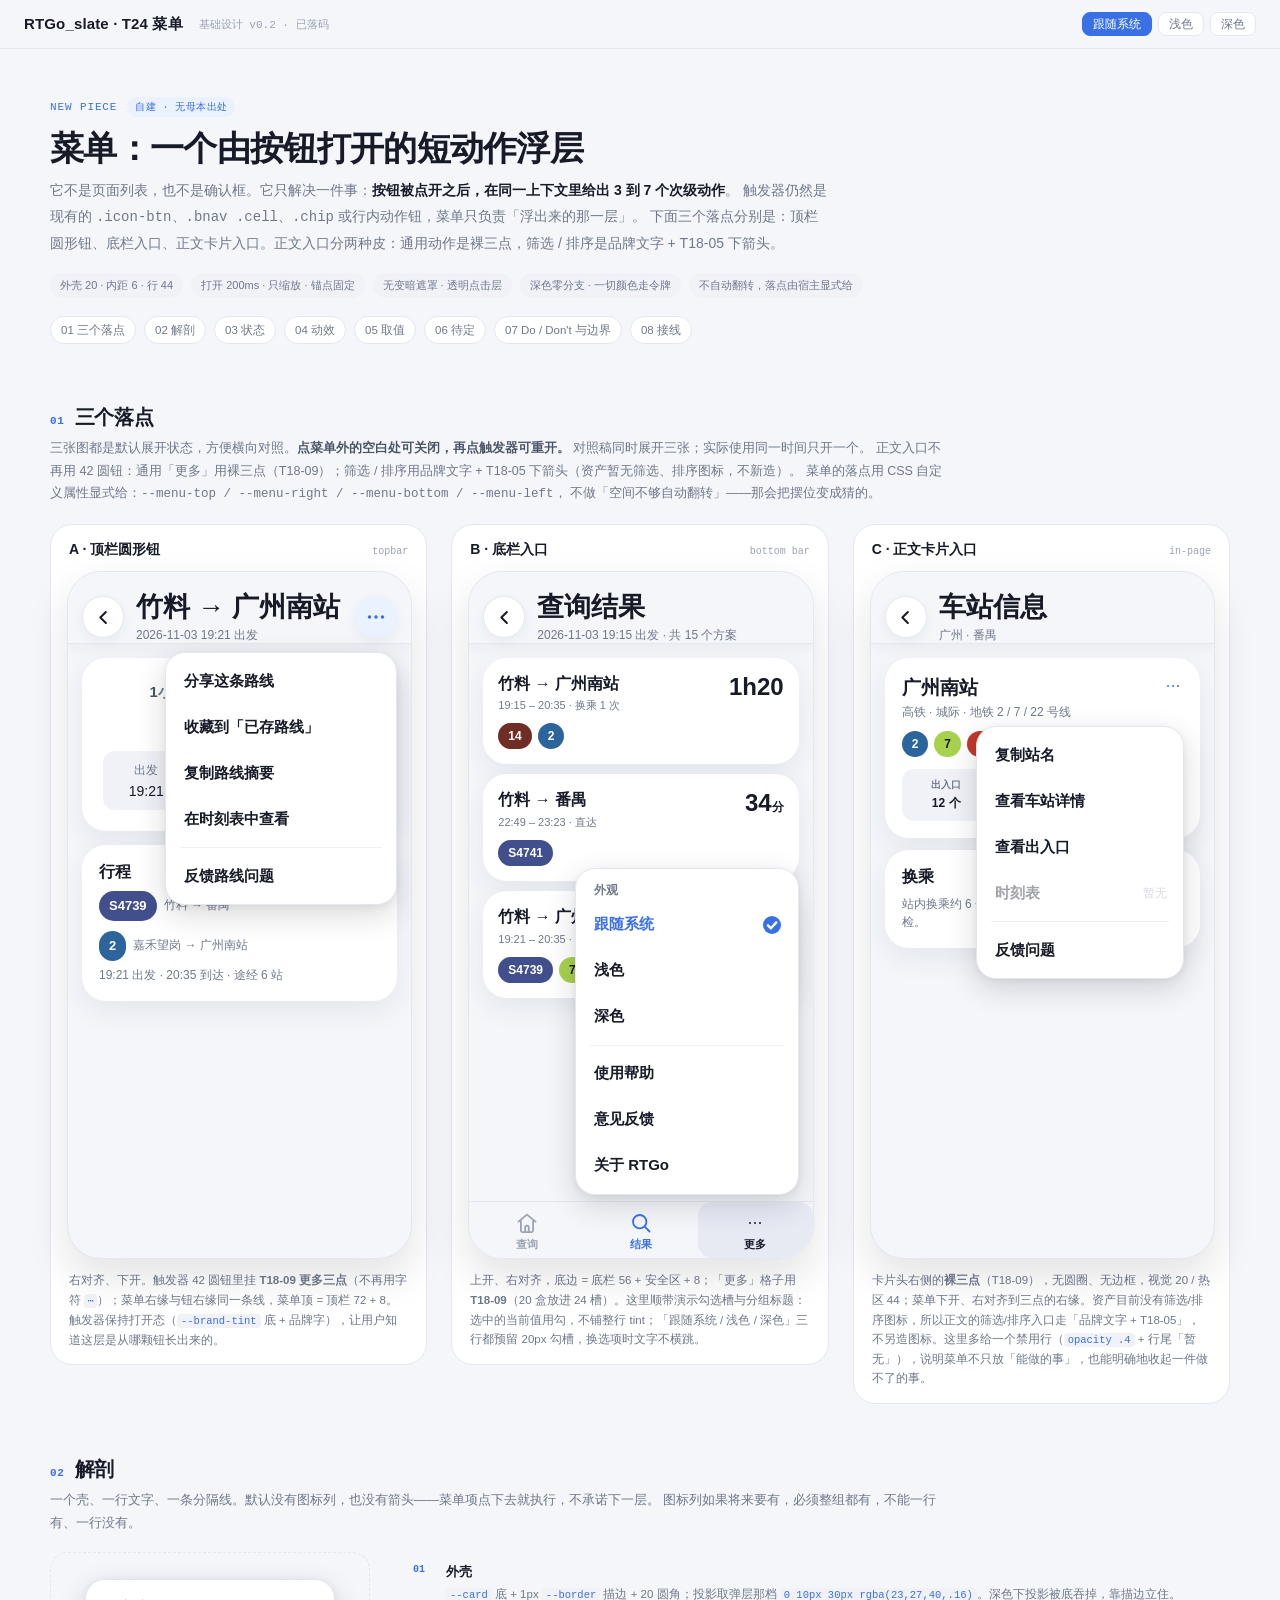
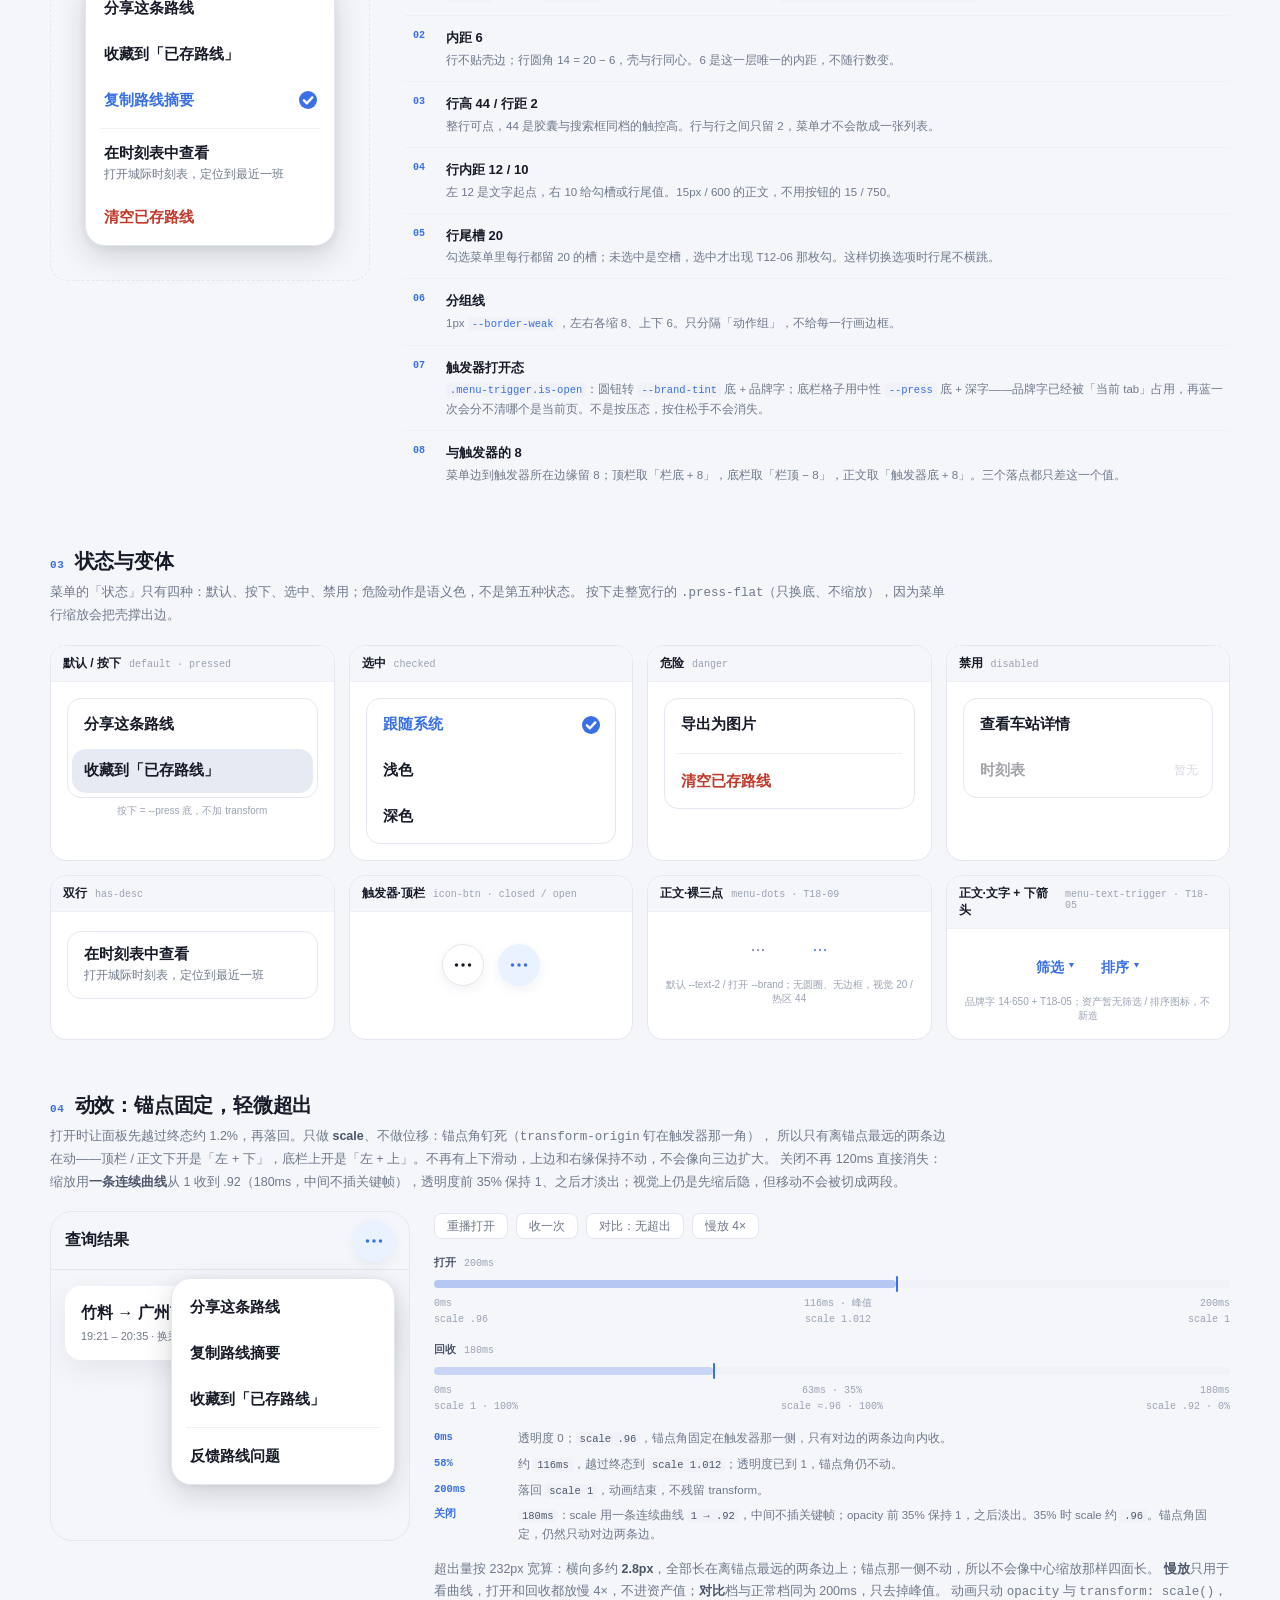
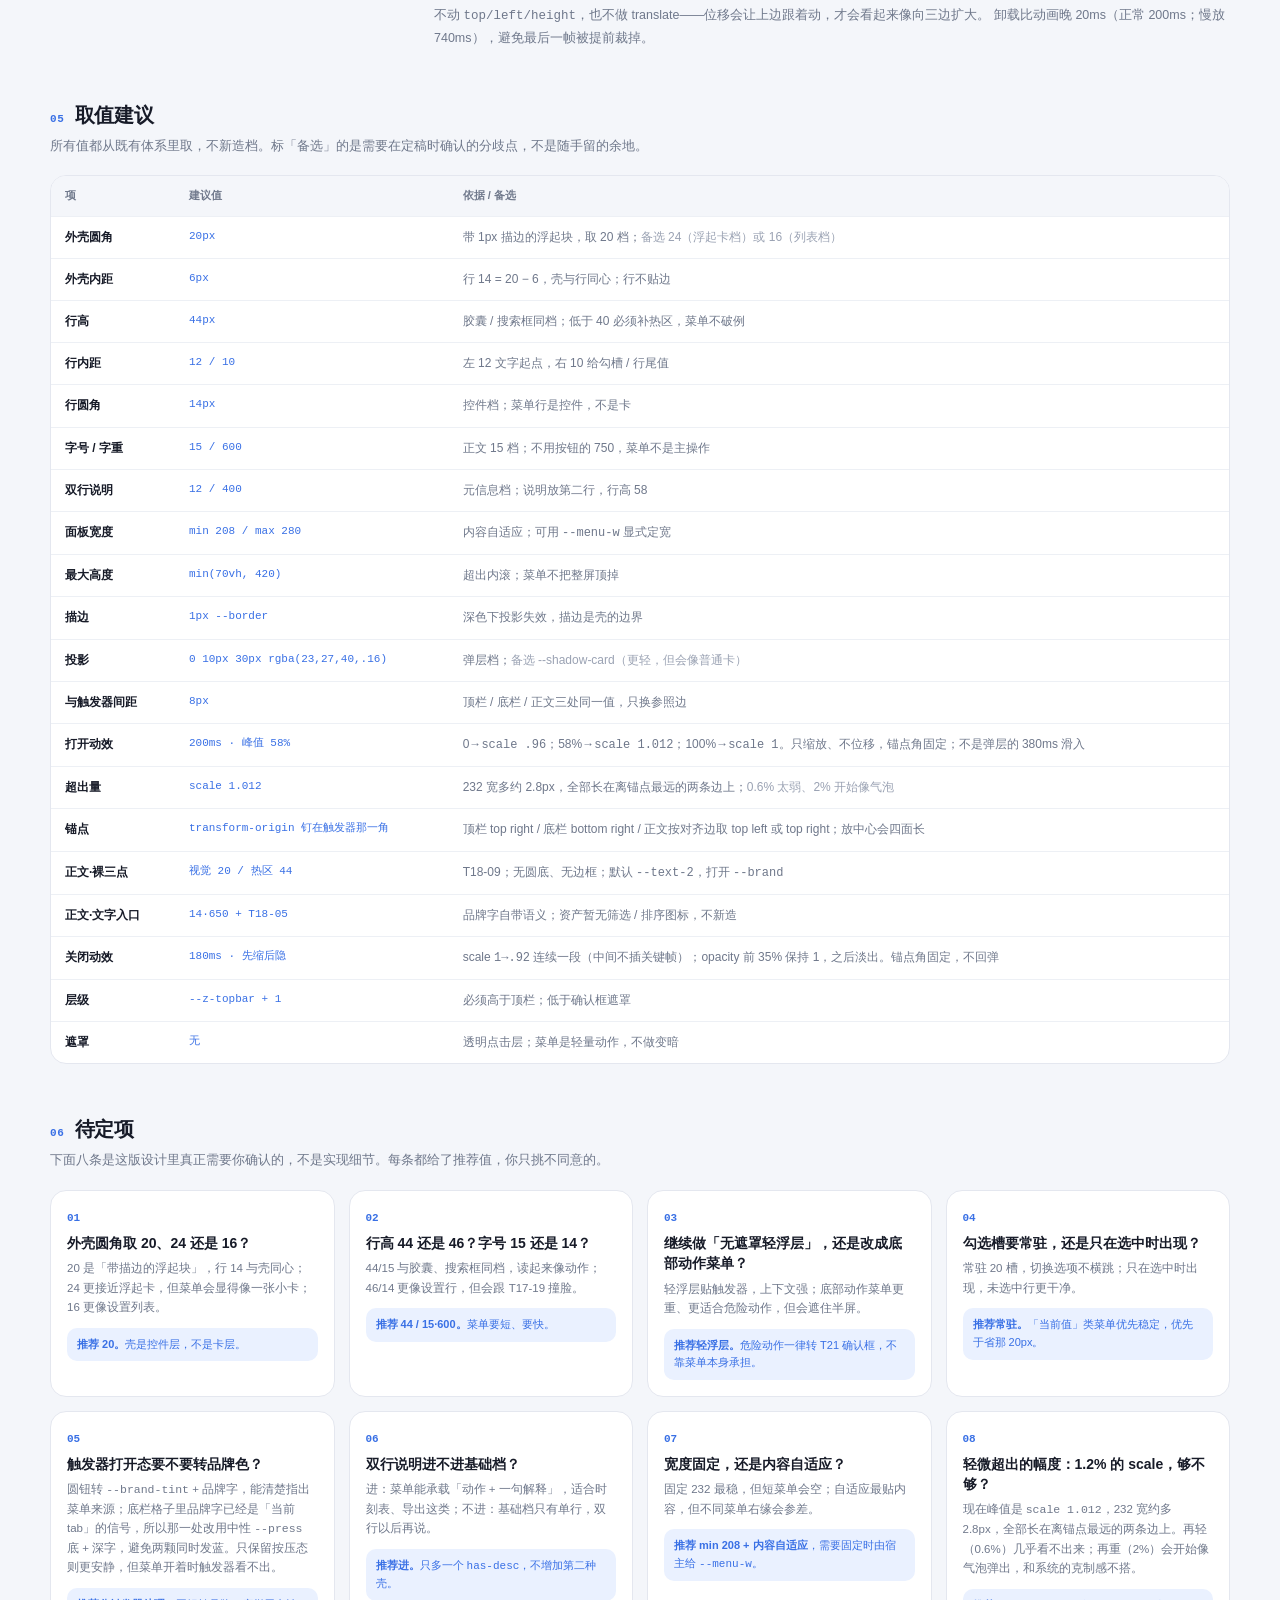
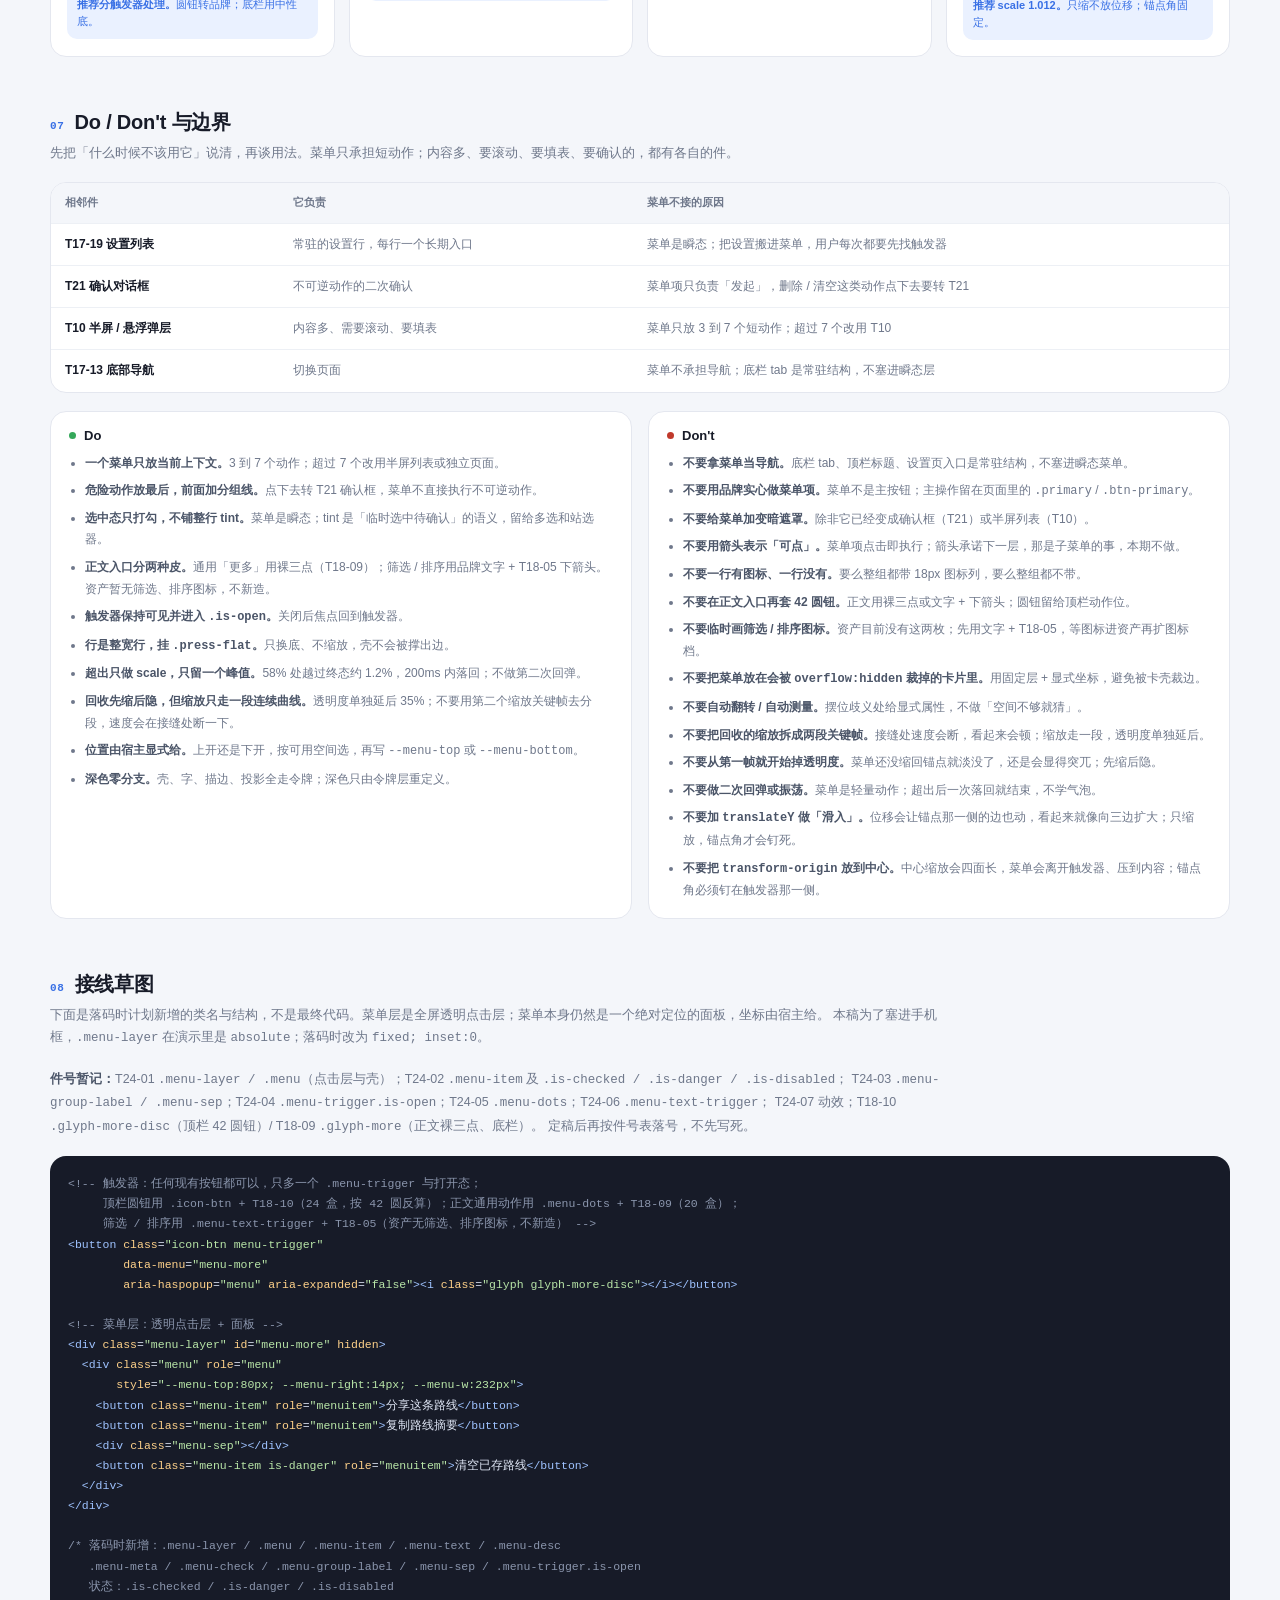
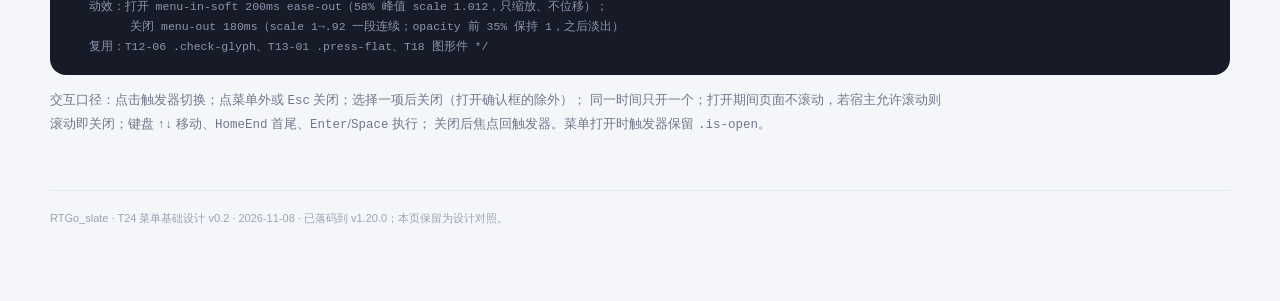
<file: docs/设计稿-菜单.html>
<!DOCTYPE html>
<html lang="zh-CN">
<head>
<meta charset="UTF-8">
<meta name="viewport" content="width=device-width, initial-scale=1">
<title>RTGo_slate · T24 菜单 · 基础设计 v0.2</title>
<link rel="stylesheet" href="../rtgo-slate.css">
<link rel="stylesheet" href="../theme-overrides.css">
<style>
/* =========================================================================
   这是一份设计对照稿。页面里的 .menu-* 只是候选样式，
   定稿后已搬进 rtgo-components.css；本页保留作对照。
   ========================================================================= */
:root{color-scheme:light dark}
html.theme-dark{color-scheme:dark}
html.theme-light{color-scheme:light}
body{margin:0;font-family:-apple-system,BlinkMacSystemFont,"PingFang SC","Microsoft YaHei",sans-serif;-webkit-font-smoothing:antialiased;background:var(--bg);color:var(--text)}
button{font-family:inherit}
.d-wrap{max-width:1180px;margin:0 auto;padding:0 24px 96px}
.d-top{position:sticky;top:0;z-index:200;display:flex;align-items:center;gap:16px;padding:12px 24px;background:var(--topbar-bg);backdrop-filter:blur(12px);border-bottom:1px solid var(--topbar-bd)}
.d-top b{font-size:15px;color:var(--text);letter-spacing:.01em}
.d-top .d-top-tag{font-family:Consolas,monospace;font-size:11px;color:var(--text-3)}
.d-top .d-themes{margin-left:auto;display:flex;gap:6px}
.d-themes button{padding:5px 10px;border-radius:8px;border:1px solid var(--border);background:var(--card);color:var(--text-2);font-size:12px;cursor:pointer}
.d-themes button.on{background:var(--brand);color:#fff;border-color:var(--brand)}
.d-hero{padding:48px 0 8px}
.d-kicker{display:flex;align-items:center;gap:10px;font-family:Consolas,monospace;font-size:11px;letter-spacing:.08em;color:var(--brand);text-transform:uppercase}
.d-kicker .d-chip{padding:3px 8px;border-radius:999px;background:var(--brand-tint);color:var(--brand);font-family:inherit;font-size:10px;letter-spacing:.04em;text-transform:none}
.d-hero h1{margin:12px 0 10px;font-size:34px;line-height:1.15;font-weight:850;letter-spacing:-.02em}
.d-hero .d-lede{margin:0;max-width:780px;color:var(--text-2);font-size:14px;line-height:1.85}
.d-hero .d-lede strong{color:var(--text);font-weight:750}
.d-hero-note{margin-top:16px;display:flex;flex-wrap:wrap;gap:8px}
.d-hero-note span{padding:5px 10px;border-radius:999px;background:var(--fill);color:var(--text-2);font-size:11px;line-height:1.4}
.d-index{display:flex;flex-wrap:wrap;gap:8px;margin-top:18px}
.d-index a{padding:5px 10px;border-radius:999px;background:var(--card);border:1px solid var(--border);color:var(--text-2);font-size:11.5px;line-height:1.4;text-decoration:none}
.d-index a:hover{color:var(--brand);border-color:var(--brand)}
.d-sec{margin-top:52px;scroll-margin-top:70px}
.d-sec>h2{margin:0 0 6px;font-size:20px;font-weight:850;letter-spacing:-.01em;display:flex;align-items:baseline;gap:10px}
.d-sec>h2 .d-no{font-family:Consolas,monospace;font-size:11px;font-weight:700;color:var(--brand);letter-spacing:.06em}
.d-note{margin:0 0 18px;max-width:900px;color:var(--text-2);font-size:12.5px;line-height:1.8}
.d-note strong{color:var(--text-strong);font-weight:700}
.d-phones{display:grid;grid-template-columns:repeat(auto-fit,minmax(310px,1fr));gap:24px;align-items:start}
.d-phone-card{border:1px solid var(--border);border-radius:22px;background:var(--card);padding:16px 16px 14px}
.d-phone-card .d-cap{display:flex;align-items:baseline;gap:8px;margin:0 2px 12px}
.d-phone-card .d-cap b{font-size:14px;font-weight:800}
.d-phone-card .d-cap span{margin-left:auto;font-family:Consolas,monospace;font-size:10px;color:var(--text-3)}
.d-phone-card .d-desc{margin:12px 2px 0;color:var(--text-2);font-size:11.5px;line-height:1.7}
.d-phone-card .d-desc code{font-family:Consolas,monospace;font-size:10.5px;color:var(--brand);background:var(--fill);border-radius:4px;padding:1px 4px}
.phone{position:relative;width:100%;max-width:360px;aspect-ratio:360/720;margin:0 auto;border-radius:34px;overflow:hidden;background:var(--bg);border:1px solid var(--border);box-shadow:0 18px 42px rgba(23,27,40,.12)}
.phone .ios-fixed-topbar{position:absolute;max-width:none;width:100%}
.phone-body{position:absolute;left:0;right:0;top:72px;bottom:0;padding:14px;overflow:hidden;box-sizing:border-box}
.phone-body.has-bnav{bottom:56px}
.phone-body .summary,.phone-body .panel,.phone-body .route-card{box-shadow:var(--shadow-card)}
.phone-body .panel{padding:16px}
.phone-body .route-card{padding:14px;padding-bottom:14px}
.phone-body .route-card + .route-card{margin-top:10px}
.phone-body .h2{font-size:16px}
.phone .bnav{position:absolute;left:0;right:0;bottom:0;max-width:none;transform:none}
.phone .bnav .cell{background:transparent;border:0;padding:0}
.cell-glyph{display:flex;align-items:center;justify-content:center;width:24px;height:24px;font-size:22px;line-height:1;font-weight:500;color:currentColor}
/* T18-09 更多三点（正文 / 底栏档，20 盒；三个 2px 实心点，墨迹约 12×2） */
.glyph-more{width:20px;height:20px;
  -webkit-mask-image:url("data:image/svg+xml,%3Csvg xmlns='http://www.w3.org/2000/svg' viewBox='0 0 24 24'%3E%3Cg fill='%23000'%3E%3Ccircle cx='6' cy='12' r='1.2'/%3E%3Ccircle cx='12' cy='12' r='1.2'/%3E%3Ccircle cx='18' cy='12' r='1.2'/%3E%3C/g%3E%3C/svg%3E");
  mask-image:url("data:image/svg+xml,%3Csvg xmlns='http://www.w3.org/2000/svg' viewBox='0 0 24 24'%3E%3Cg fill='%23000'%3E%3Ccircle cx='6' cy='12' r='1.2'/%3E%3Ccircle cx='12' cy='12' r='1.2'/%3E%3Ccircle cx='18' cy='12' r='1.2'/%3E%3C/g%3E%3C/svg%3E")}
/* T18-10 更多三点·圆钮档（42 圆 .icon-btn 专用，24 盒；点径 3.5 / 空隙 3.0 / 墨迹 16.5） */
.glyph-more-disc{width:24px;height:24px;
  -webkit-mask-image:url("data:image/svg+xml,%3Csvg xmlns='http://www.w3.org/2000/svg' viewBox='0 0 24 24'%3E%3Cg fill='%23000'%3E%3Ccircle cx='5.5' cy='12' r='1.75'/%3E%3Ccircle cx='12' cy='12' r='1.75'/%3E%3Ccircle cx='18.5' cy='12' r='1.75'/%3E%3C/g%3E%3C/svg%3E");
  mask-image:url("data:image/svg+xml,%3Csvg xmlns='http://www.w3.org/2000/svg' viewBox='0 0 24 24'%3E%3Cg fill='%23000'%3E%3Ccircle cx='5.5' cy='12' r='1.75'/%3E%3Ccircle cx='12' cy='12' r='1.75'/%3E%3Ccircle cx='18.5' cy='12' r='1.75'/%3E%3C/g%3E%3C/svg%3E")}
/* T24-05 正文·裸三点：无圆圈、无边框；视觉 20，热区 44 */
.menu-dots{display:inline-flex;align-items:center;justify-content:center;min-width:44px;min-height:44px;
  padding:0;border:0;background:transparent;color:var(--text-2);
  border-radius:var(--radius-ctrl);-webkit-tap-highlight-color:transparent}
.menu-dots.is-edge{margin:-11px -12px -11px 0}
.menu-dots:active{opacity:.55}
.menu-dots.menu-trigger.is-open{color:var(--brand-ink)}
/* T24-06 正文·品牌文字 + T18-05 下箭头：无底、无边框；文字自带语义 */
.menu-text-trigger{display:inline-flex;align-items:center;gap:4px;min-height:44px;padding:0 4px;
  border:0;background:none;color:var(--brand-ink);font-size:var(--fs-body-14);font-weight:650;line-height:1;white-space:nowrap;
  -webkit-tap-highlight-color:transparent}
.menu-text-trigger:active{opacity:.6}
.phone-line{display:flex;align-items:center;gap:6px;flex-wrap:wrap;margin-top:10px}
.phone-line .line-pill{min-height:26px;padding:0 10px;font-size:12px;font-weight:800}
.phone-facts{display:grid;grid-template-columns:repeat(3,1fr);gap:7px;margin-top:12px}
.phone-facts .metric{padding:9px 4px;font-size:12px;font-weight:750}
.phone-facts .metric span{font-size:10px;margin-bottom:3px}
.d-phone-card .menu{position:absolute}

/* ---- 候选件：菜单（仅本稿） ---- */
.menu-layer{position:absolute;inset:0;z-index:1001;background:transparent}
.menu-layer[hidden]{display:none}
.menu{
  position:absolute;
  top:var(--menu-top,auto);
  right:var(--menu-right,auto);
  bottom:var(--menu-bottom,auto);
  left:var(--menu-left,auto);
  width:var(--menu-w,auto);
  min-width:208px;
  max-width:min(280px,calc(100vw - 28px));
  max-height:min(70vh,420px);
  box-sizing:border-box;
  padding:6px;
  background:var(--card);
  border:1px solid var(--border);
  border-radius:20px;
  box-shadow:0 10px 30px rgba(23,27,40,.16),0 2px 8px rgba(23,27,40,.06);
  transform-origin:var(--menu-origin,top right);
  overflow-y:auto;
  overscroll-behavior:contain;
  -webkit-overflow-scrolling:touch;
  animation:menu-in-soft 200ms ease-out both;
}
/* 打开：先越过终态约 1.2%，再落回。只做 scale、不做位移，
   锚点角钉死，所以只有离锚点最远的两条边在动（上开：左+下；下开：左+上）。 */
@keyframes menu-in-soft{
  0%{opacity:0;transform:scale(.96)}
  58%{opacity:1;transform:scale(1.012)}
  100%{opacity:1;transform:scale(1)}
}
/* 对照档：同样 200ms 与起点，只去掉 58% 的峰值。 */
@keyframes menu-in-plain{
  0%{opacity:0;transform:scale(.96)}
  100%{opacity:1;transform:scale(1)}
}
/* 回收：缩放一条连续曲线收到 .92，中间不插关键帧，避免速度在接缝处断一下；
   透明度单独延后 35% 再淡出，视觉上仍是“先缩、后隐”。 */
@keyframes menu-out{from{transform:scale(1)}to{transform:scale(.92)}}
@keyframes menu-fade-out{0%,35%{opacity:1}100%{opacity:0}}
.menu-layer.is-closing .menu{
  animation:menu-out 180ms cubic-bezier(.4,0,.2,1) both,
            menu-fade-out 180ms linear both;
}
.menu-layer.is-closing .menu.is-slow{animation-duration:720ms}
.menu.is-plain{animation-name:menu-in-plain}
.menu.is-slow{animation-duration:800ms}
.menu-item{
  display:flex;align-items:center;gap:10px;
  width:100%;min-height:44px;padding:0 10px 0 12px;box-sizing:border-box;
  border:0;border-radius:14px;background:transparent;
  color:var(--text);font-size:var(--fs-body-15);font-weight:600;line-height:1.25;
  text-align:left;cursor:pointer;-webkit-tap-highlight-color:transparent;
}
.menu-item + .menu-item{margin-top:2px}
.menu-item:active,.menu-item.is-pressed{background:var(--press)}
.menu-text{flex:1;min-width:0;white-space:normal;overflow-wrap:anywhere}
.menu-desc{display:block;margin-top:3px;color:var(--text-2);font-size:var(--fs-small-12);font-weight:400;line-height:1.45;white-space:normal}
.menu-item.has-desc{min-height:58px;padding-top:8px;padding-bottom:8px}
.menu-item.has-desc .menu-text{display:block;white-space:normal}
.menu-main{display:flex;flex:1;flex-direction:column;min-width:0}
.menu-main .menu-text{flex:0 0 auto}
.menu-meta{margin-left:auto;flex:0 0 auto;color:var(--text-3);font-size:var(--fs-small-12);font-weight:400}
.menu-check{position:relative;flex:0 0 20px;width:20px;height:20px;color:var(--brand)}
.menu-item.is-checked{color:var(--brand-ink)}
.menu-item.is-checked .menu-text{font-weight:700}
.menu-item.is-danger{color:var(--danger)}
.menu-item.is-danger:active,.menu-item.is-danger.press-flat{background:var(--error-bg)}
.menu-item.is-disabled,.menu-item:disabled{opacity:.4;pointer-events:none}
.menu-group-label{padding:8px 12px 4px;color:var(--text-2);font-size:var(--fs-small-12);font-weight:650;line-height:1.3}
.menu-sep{height:1px;margin:6px 8px;background:var(--border-weak)}
.menu-trigger.is-open{color:var(--brand-ink)}
.icon-btn.menu-trigger.is-open{background:var(--brand-tint);border-color:var(--brand-tint);color:var(--brand-ink)}
.bnav .cell.menu-trigger.is-open{color:var(--text);font-weight:750;background:var(--press)}
.menu:focus{outline:none}
.menu-item:focus-visible{outline:2px solid var(--brand);outline-offset:1px}

/* ---- 规格板 ---- */
.d-grid{display:grid;grid-template-columns:repeat(auto-fill,minmax(250px,1fr));gap:14px}
.d-spec{border:1px solid var(--border);border-radius:16px;background:var(--card);overflow:hidden}
.d-spec-h{padding:9px 12px;border-bottom:1px solid var(--border-weak);background:var(--bg);display:flex;align-items:baseline;gap:8px}
.d-spec-h b{font-size:12px;font-weight:800}
.d-spec-h span{font-family:Consolas,monospace;font-size:10px;color:var(--text-3)}
.d-spec-b{padding:16px;min-height:74px;display:flex;align-items:center;justify-content:center}
.d-spec-b .menu{position:relative;top:auto;right:auto;bottom:auto;left:auto;animation:none;box-shadow:0 8px 22px rgba(23,27,40,.10)}
.d-anatomy{display:grid;grid-template-columns:minmax(240px,320px) 1fr;gap:34px;align-items:start}
.d-anatomy-preview{display:flex;justify-content:center;padding:26px 12px 34px;background:var(--bg);border:1px dashed var(--border);border-radius:18px}
.d-anatomy-preview .menu{position:relative;top:auto;right:auto;bottom:auto;left:auto;width:250px;animation:none}
.d-spec-list{display:grid;gap:2px}
.d-spec-row{display:grid;grid-template-columns:30px 1fr;gap:12px;padding:11px 0;border-bottom:1px solid var(--border-weak)}
.d-spec-row:last-child{border-bottom:0}
.d-spec-row .d-num{display:flex;align-items:flex-start;justify-content:center;padding-top:1px;font-family:Consolas,monospace;font-size:10px;font-weight:800;color:var(--brand)}
.d-spec-row b{display:block;font-size:13px;font-weight:750;line-height:1.45}
.d-spec-row p{margin:3px 0 0;color:var(--text-2);font-size:11.5px;line-height:1.65}
.d-spec-row p code{font-family:Consolas,monospace;font-size:10.5px;color:var(--brand);background:var(--fill);border-radius:4px;padding:1px 4px}

.d-motion-wrap{display:grid;grid-template-columns:minmax(300px,360px) 1fr;gap:24px;align-items:start}
.d-motion-stage{position:relative;height:330px;box-sizing:border-box;border:1px solid var(--border);border-radius:22px;background:var(--bg);overflow:hidden}
.d-motion-topbar{position:absolute;left:0;right:0;top:0;height:58px;display:flex;align-items:center;padding:0 14px;box-sizing:border-box;background:var(--topbar-bg);border-bottom:1px solid var(--topbar-bd)}
.d-motion-topbar b{font-size:16px;font-weight:800;color:var(--text)}
.d-motion-stage>.icon-btn{position:absolute;top:8px;right:14px;z-index:2}
.d-motion-card{position:absolute;left:14px;right:14px;top:74px;padding:16px;box-sizing:border-box;border-radius:16px;background:var(--card);box-shadow:var(--shadow-card)}
.d-motion-card b{display:block;font-size:16px;font-weight:800;line-height:1.35}
.d-motion-card span{display:block;margin-top:5px;font-size:11px;color:var(--text-2)}
.d-motion-panel{padding-top:2px}
.d-motion-controls{display:flex;flex-wrap:wrap;gap:8px;margin-bottom:16px}
.d-motion-controls button{padding:6px 12px;border-radius:8px;border:1px solid var(--border);background:var(--card);color:var(--text-2);font-size:12px;cursor:pointer}
.d-motion-controls button.on{background:var(--brand);color:#fff;border-color:var(--brand)}
.d-motion-track{position:relative;height:8px;border-radius:4px;background:var(--fill);margin:10px 0 8px}
.d-motion-track>i{position:absolute;left:0;top:0;bottom:0;width:58%;border-radius:4px;background:var(--brand);opacity:.32}
.d-motion-track>b{position:absolute;left:58%;top:-4px;width:2px;height:16px;border-radius:1px;background:var(--brand)}
.d-motion-track.is-out>i{width:35%;opacity:.22}
.d-motion-track.is-out>b{left:35%}
.d-motion-label{display:flex;align-items:baseline;gap:8px;margin-top:14px;font-size:11px;font-weight:750;color:var(--text-strong)}
.d-motion-label span{font-family:Consolas,monospace;font-size:10px;font-weight:400;color:var(--text-3)}
.d-motion-marks{display:flex;justify-content:space-between;font-family:Consolas,monospace;font-size:10px;color:var(--text-3);line-height:1.6}
.d-motion-marks span:nth-child(2){text-align:center}
.d-motion-marks span:last-child{text-align:right}
.d-motion-kv{display:grid;gap:7px;margin-top:14px}
.d-motion-kv>div{display:grid;grid-template-columns:74px 1fr;gap:10px;font-size:11.5px;line-height:1.6}
.d-motion-kv b{font-family:Consolas,monospace;font-size:10.5px;color:var(--brand);font-weight:700}
.d-motion-kv span{color:var(--text-2)}
.d-motion-kv span code{font-family:Consolas,monospace;font-size:10.5px;color:var(--text-strong);background:var(--fill);border-radius:4px;padding:1px 4px}

.d-table{width:100%;border-collapse:separate;border-spacing:0;border:1px solid var(--border);border-radius:16px;overflow:hidden;background:var(--card)}
.d-table th,.d-table td{padding:11px 14px;text-align:left;vertical-align:top;border-bottom:1px solid var(--border-weak);font-size:12px;line-height:1.6}
.d-table th{background:var(--bg);color:var(--text-2);font-size:11px;font-weight:750;white-space:nowrap}
.d-table td:first-child{font-weight:700;color:var(--text);white-space:nowrap}
.d-table td:nth-child(2){color:var(--text-2)}
.d-table.d-vals td:nth-child(2){font-family:Consolas,monospace;font-size:11px;color:var(--brand)}
.d-table td:nth-child(3){color:var(--text-2)}
.d-table tr:last-child td{border-bottom:0}
.d-table .d-alt{color:var(--text-3)}

.d-pending{display:grid;grid-template-columns:repeat(auto-fill,minmax(250px,1fr));gap:14px}
.d-pending-card{border:1px solid var(--border);border-radius:16px;background:var(--card);padding:16px}
.d-pending-card .d-pn{font-family:Consolas,monospace;font-size:11px;font-weight:800;color:var(--brand)}
.d-pending-card h3{margin:8px 0 6px;font-size:14px;font-weight:800;line-height:1.45}
.d-pending-card p{margin:0;color:var(--text-2);font-size:11.5px;line-height:1.7}
.d-pending-card .d-rec{margin-top:10px;padding:8px 10px;border-radius:10px;background:var(--brand-tint);color:var(--brand);font-size:11px;line-height:1.6}
.d-pending-card .d-rec b{font-weight:800}

.d-two{display:grid;grid-template-columns:1fr 1fr;gap:16px}
.d-rule{border:1px solid var(--border);border-radius:16px;background:var(--card);padding:16px 18px}
.d-rule h3{margin:0 0 10px;font-size:13px;font-weight:800;display:flex;align-items:center;gap:8px}
.d-rule h3 i{width:7px;height:7px;border-radius:50%;background:var(--green);display:block}
.d-rule.dont h3 i{background:var(--danger)}
.d-rule ul{margin:0;padding:0 0 0 16px;color:var(--text-2);font-size:12px;line-height:1.8}
.d-rule li{margin:0 0 6px}
.d-rule li:last-child{margin-bottom:0}
.d-rule li b{color:var(--text-strong);font-weight:700}
.d-code{margin:0;padding:18px;border-radius:16px;background:#171b28;color:#dfe6f5;font-family:Consolas,"SFMono-Regular",monospace;font-size:11.5px;line-height:1.75;overflow:auto;tab-size:2}
.d-code .d-c{color:#8b96ad}
.d-code .d-a{color:#9fc3ff}
.d-code .d-s{color:#b9e6a8}
.d-code .d-t{color:#ffd28a}
.d-foot{margin-top:54px;padding-top:18px;border-top:1px solid var(--border);color:var(--text-3);font-size:11px;line-height:1.7}
.d-toast{position:fixed;left:50%;bottom:24px;transform:translateX(-50%) translateY(10px);z-index:500;padding:10px 16px;border-radius:12px;background:var(--card);border:1px solid var(--border);box-shadow:var(--shadow-card);color:var(--text);font-size:12px;opacity:0;pointer-events:none;transition:opacity .18s ease,transform .18s ease}
.d-toast.on{opacity:1;transform:translateX(-50%) translateY(0)}
@media(max-width:760px){
  .d-wrap{padding:0 16px 72px}
  .d-top{padding:10px 16px;gap:10px}
  .d-top b{font-size:13px}
  .d-top .d-top-tag{display:none}
  .d-themes button{padding:4px 8px;font-size:11px}
  .d-hero{padding-top:34px}
  .d-hero h1{font-size:28px}
  .d-anatomy{grid-template-columns:1fr}
  .d-motion-wrap{grid-template-columns:1fr}
  .d-two{grid-template-columns:1fr}
}
</style>
</head>
<body>

<header class="d-top">
  <b>RTGo_slate · T24 菜单</b>
  <span class="d-top-tag">基础设计 v0.2 · 已落码</span>
  <span class="d-themes" id="themes">
    <button data-t="auto" class="on">跟随系统</button>
    <button data-t="light">浅色</button>
    <button data-t="dark">深色</button>
  </span>
</header>

<div class="d-wrap">

  <div class="d-hero">
    <div class="d-kicker">New piece <span class="d-chip">自建 · 无母本出处</span></div>
    <h1>菜单：一个由按钮打开的短动作浮层</h1>
    <p class="d-lede">
      它不是页面列表，也不是确认框。它只解决一件事：<strong>按钮被点开之后，在同一上下文里给出 3 到 7 个次级动作</strong>。
      触发器仍然是现有的 <code>.icon-btn</code>、<code>.bnav .cell</code>、<code>.chip</code> 或行内动作钮，菜单只负责「浮出来的那一层」。
      下面三个落点分别是：顶栏圆形钮、底栏入口、正文卡片入口。正文入口分两种皮：通用动作是裸三点，筛选 / 排序是品牌文字 + T18-05 下箭头。
    </p>
    <div class="d-hero-note">
      <span>外壳 20 · 内距 6 · 行 44</span>
      <span>打开 200ms · 只缩放 · 锚点固定</span>
      <span>无变暗遮罩 · 透明点击层</span>
      <span>深色零分支 · 一切颜色走令牌</span>
      <span>不自动翻转，落点由宿主显式给</span>
    </div>
    <nav class="d-index" aria-label="设计稿目录">
      <a href="#s-places">01 三个落点</a>
      <a href="#s-anatomy">02 解剖</a>
      <a href="#s-states">03 状态</a>
      <a href="#s-motion">04 动效</a>
      <a href="#s-values">05 取值</a>
      <a href="#s-pending">06 待定</a>
      <a href="#s-rules">07 Do / Don't 与边界</a>
      <a href="#s-wire">08 接线</a>
    </nav>
  </div>

  <!-- ================= 1. 三个落点 ================= -->
  <section class="d-sec" id="s-places">
    <h2><span class="d-no">01</span> 三个落点</h2>
    <p class="d-note">
      三张图都是默认展开状态，方便横向对照。<strong>点菜单外的空白处可关闭，再点触发器可重开。</strong>
      对照稿同时展开三张；实际使用同一时间只开一个。
      正文入口不再用 42 圆钮：通用「更多」用裸三点（T18-09）；筛选 / 排序用品牌文字 + T18-05 下箭头（资产暂无筛选、排序图标，不新造）。
      菜单的落点用 CSS 自定义属性显式给：<code>--menu-top / --menu-right / --menu-bottom / --menu-left</code>，
      不做「空间不够自动翻转」——那会把摆位变成猜的。
    </p>

    <div class="d-phones">

      <!-- A 顶栏 -->
      <div class="d-phone-card">
        <div class="d-cap"><b>A · 顶栏圆形钮</b><span>topbar</span></div>
        <div class="phone" id="phone-a">
          <div class="ios-fixed-topbar is-translucent">
            <div class="back" aria-hidden="true"><span class="glyph glyph-back"></span></div>
            <div class="topbar-main">
              <div class="title">竹料 → 广州南站</div>
              <div class="sub">2026-11-03 19:21 出发</div>
            </div>
            <div class="topbar-actions">
              <button class="icon-btn menu-trigger is-open" data-menu="menu-a" aria-haspopup="menu" aria-expanded="true" aria-label="更多操作"><i class="glyph glyph-more-disc"></i></button>
            </div>
          </div>

          <div class="phone-body">
            <div class="summary">
              <div class="summary-line"><span class="summary-num">1</span>小时<span class="summary-num">14</span>分 · <span class="summary-num">28</span>元 · 换乘<span class="summary-num">2</span>次</div>
              <div class="summary-line" style="margin-top:6px;font-size:13px;font-weight:500">竹料 → 广州南站</div>
              <div class="metrics" style="margin-top:14px">
                <div class="metric"><span>出发</span>19:21</div>
                <div class="metric"><span>到达</span>20:35</div>
                <div class="metric"><span>耗时</span>1h14</div>
              </div>
            </div>
            <div class="panel" style="margin-top:12px">
              <div class="h2" style="margin-bottom:8px">行程</div>
              <div class="meta"><span class="line-pill" style="background:#414f8d">S4739</span><span>竹料 → 番禺</span></div>
              <div class="meta" style="margin-top:10px"><span class="line-pill" style="background:#2C659B">2</span><span>嘉禾望岗 → 广州南站</span></div>
              <div class="meta-line">19:21 出发 · 20:35 到达 · 途经 6 站</div>
            </div>
          </div>

          <div class="menu-layer" data-layer="menu-a">
            <div class="menu" role="menu" aria-label="路线更多操作" style="--menu-top:80px;--menu-right:14px;--menu-w:232px;--menu-origin:top right">
              <button class="menu-item" role="menuitem">分享这条路线</button>
              <button class="menu-item" role="menuitem">收藏到「已存路线」</button>
              <button class="menu-item" role="menuitem">复制路线摘要</button>
              <button class="menu-item" role="menuitem">在时刻表中查看</button>
              <div class="menu-sep"></div>
              <button class="menu-item" role="menuitem">反馈路线问题</button>
            </div>
          </div>
        </div>
        <p class="d-desc">右对齐、下开。触发器 42 圆钮里挂 <strong>T18-09 更多三点</strong>（不再用字符 <code>⋯</code>）；菜单右缘与钮右缘同一条线，菜单顶 = 顶栏 72 + 8。触发器保持打开态（<code>--brand-tint</code> 底 + 品牌字），让用户知道这层是从哪颗钮长出来的。</p>
      </div>

      <!-- B 底栏 -->
      <div class="d-phone-card">
        <div class="d-cap"><b>B · 底栏入口</b><span>bottom bar</span></div>
        <div class="phone" id="phone-b">
          <div class="ios-fixed-topbar is-translucent">
            <div class="back" aria-hidden="true"><span class="glyph glyph-back"></span></div>
            <div class="topbar-main">
              <div class="title">查询结果</div>
              <div class="sub">2026-11-03 19:15 出发 · 共 15 个方案</div>
            </div>
          </div>

          <div class="phone-body has-bnav">
            <div class="route-card">
              <div class="route-top">
                <div style="min-width:0">
                  <div style="font-size:16px;font-weight:800;line-height:1.35">竹料 → 广州南站</div>
                  <div class="sub" style="margin-top:4px;font-size:11px">19:15 – 20:35 · 换乘 1 次</div>
                </div>
                <div class="duration" style="font-size:24px">1h20</div>
              </div>
              <div class="phone-line"><span class="line-pill" style="background:#6F2D25">14</span><span class="line-pill" style="background:#2C659B">2</span></div>
            </div>
            <div class="route-card">
              <div class="route-top">
                <div style="min-width:0">
                  <div style="font-size:16px;font-weight:800;line-height:1.35">竹料 → 番禺</div>
                  <div class="sub" style="margin-top:4px;font-size:11px">22:49 – 23:23 · 直达</div>
                </div>
                <div class="duration" style="font-size:24px">34<span style="font-size:12px;font-weight:700">分</span></div>
              </div>
              <div class="phone-line"><span class="line-pill" style="background:#414f8d">S4741</span></div>
            </div>
            <div class="route-card">
              <div class="route-top">
                <div style="min-width:0">
                  <div style="font-size:16px;font-weight:800;line-height:1.35">竹料 → 广州南站</div>
                  <div class="sub" style="margin-top:4px;font-size:11px">19:21 – 20:35 · 换乘 2 次</div>
                </div>
                <div class="duration" style="font-size:24px">1h14</div>
              </div>
              <div class="phone-line"><span class="line-pill" style="background:#414f8d">S4739</span><span class="line-pill" style="background:#A8D24E;color:#171b28">7</span><span class="line-pill" style="background:#2C659B">2</span></div>
            </div>
          </div>

          <nav class="bnav" aria-label="底部导航">
            <button class="cell"><span class="bn-ico home"></span><span>查询</span></button>
            <button class="cell on"><span class="bn-ico search"></span><span>结果</span></button>
            <button class="cell menu-trigger is-open" data-menu="menu-b" aria-haspopup="menu" aria-expanded="true"><span class="cell-glyph"><i class="glyph glyph-more"></i></span><span>更多</span></button>
          </nav>

          <div class="menu-layer" data-layer="menu-b">
            <div class="menu" role="menu" aria-label="更多" style="--menu-bottom:calc(56px + env(safe-area-inset-bottom) + 8px);--menu-right:14px;--menu-w:224px;--menu-origin:bottom right">
              <div class="menu-group-label">外观</div>
              <button class="menu-item is-checked" role="menuitemradio" aria-checked="true" data-theme="auto">
                <span class="menu-text">跟随系统</span><span class="menu-check"><i class="check-glyph"></i></span>
              </button>
              <button class="menu-item" role="menuitemradio" aria-checked="false" data-theme="light">
                <span class="menu-text">浅色</span><span class="menu-check"></span>
              </button>
              <button class="menu-item" role="menuitemradio" aria-checked="false" data-theme="dark">
                <span class="menu-text">深色</span><span class="menu-check"></span>
              </button>
              <div class="menu-sep"></div>
              <button class="menu-item" role="menuitem">使用帮助</button>
              <button class="menu-item" role="menuitem">意见反馈</button>
              <button class="menu-item" role="menuitem">关于 RTGo</button>
            </div>
          </div>
        </div>
        <p class="d-desc">上开、右对齐，底边 = 底栏 56 + 安全区 + 8；「更多」格子用 <strong>T18-09</strong>（20 盒放进 24 槽）。这里顺带演示勾选槽与分组标题：选中的当前值用勾，不铺整行 tint；「跟随系统 / 浅色 / 深色」三行都预留 20px 勾槽，换选项时文字不横跳。</p>
      </div>

      <!-- C 正文 -->
      <div class="d-phone-card">
        <div class="d-cap"><b>C · 正文卡片入口</b><span>in-page</span></div>
        <div class="phone" id="phone-c">
          <div class="ios-fixed-topbar is-translucent">
            <div class="back" aria-hidden="true"><span class="glyph glyph-back"></span></div>
            <div class="topbar-main">
              <div class="title">车站信息</div>
              <div class="sub">广州 · 番禺</div>
            </div>
          </div>

          <div class="phone-body">
            <div class="panel">
              <div style="display:flex;align-items:flex-start;gap:12px">
                <div style="flex:1;min-width:0">
                  <div class="station" style="margin-bottom:4px">广州南站</div>
                  <div class="meta">高铁 · 城际 · 地铁 2 / 7 / 22 号线</div>
                </div>
                <button class="menu-dots is-edge menu-trigger is-open" data-menu="menu-c" aria-haspopup="menu" aria-expanded="true" aria-label="更多操作"><i class="glyph glyph-more"></i></button>
              </div>
              <div class="phone-line">
                <span class="line-pill" style="background:#2C659B">2</span>
                <span class="line-pill" style="background:#A8D24E;color:#171b28">7</span>
                <span class="line-pill" style="background:#C0392B">22</span>
              </div>
              <div class="phone-facts">
                <div class="metric"><span>出入口</span>12 个</div>
                <div class="metric"><span>首班</span>06:00</div>
                <div class="metric"><span>末班</span>23:45</div>
              </div>
            </div>
            <div class="panel" style="margin-top:12px">
              <div class="h2" style="margin-bottom:8px">换乘</div>
              <div class="meta-line" style="margin-top:0">站内换乘约 6 分钟；城际与地铁换乘需出闸后重新安检。</div>
            </div>
          </div>

          <div class="menu-layer" data-layer="menu-c">
            <div class="menu" role="menu" aria-label="车站更多操作" style="--menu-top:154px;--menu-right:30px;--menu-w:208px;--menu-origin:top right">
              <button class="menu-item" role="menuitem">复制站名</button>
              <button class="menu-item" role="menuitem">查看车站详情</button>
              <button class="menu-item" role="menuitem">查看出入口</button>
              <button class="menu-item is-disabled" role="menuitem" aria-disabled="true">
                <span class="menu-text">时刻表</span><span class="menu-meta">暂无</span>
              </button>
              <div class="menu-sep"></div>
              <button class="menu-item" role="menuitem">反馈问题</button>
            </div>
          </div>
        </div>
        <p class="d-desc">卡片头右侧的<strong>裸三点</strong>（T18-09），无圆圈、无边框，视觉 20 / 热区 44；菜单下开、右对齐到三点的右缘。资产目前没有筛选/排序图标，所以正文的筛选/排序入口走「品牌文字 + T18-05」，不另造图标。这里多给一个禁用行（<code>opacity .4</code> + 行尾「暂无」），说明菜单不只放「能做的事」，也能明确地收起一件做不了的事。</p>
      </div>

    </div>
  </section>

  <!-- ================= 2. 解剖 ================= -->
  <section class="d-sec" id="s-anatomy">
    <h2><span class="d-no">02</span> 解剖</h2>
    <p class="d-note">
      一个壳、一行文字、一条分隔线。默认没有图标列，也没有箭头——菜单项点下去就执行，不承诺下一层。
      图标列如果将来要有，必须整组都有，不能一行有、一行没有。
    </p>
    <div class="d-anatomy">
      <div class="d-anatomy-preview">
        <div class="menu" role="presentation" style="width:250px">
          <button class="menu-item" role="menuitem">分享这条路线</button>
          <button class="menu-item" role="menuitem">收藏到「已存路线」</button>
          <button class="menu-item is-checked" role="menuitemradio" aria-checked="true">
            <span class="menu-text">复制路线摘要</span><span class="menu-check"><i class="check-glyph"></i></span>
          </button>
          <div class="menu-sep"></div>
          <button class="menu-item has-desc" role="menuitem">
            <span class="menu-main"><span class="menu-text">在时刻表中查看</span><span class="menu-desc">打开城际时刻表，定位到最近一班</span></span>
          </button>
          <button class="menu-item is-danger" role="menuitem">清空已存路线</button>
        </div>
      </div>
      <div class="d-spec-list">
        <div class="d-spec-row"><span class="d-num">01</span><div><b>外壳</b><p><code>--card</code> 底 + 1px <code>--border</code> 描边 + 20 圆角；投影取弹层那档 <code>0 10px 30px rgba(23,27,40,.16)</code>。深色下投影被底吞掉，靠描边立住。</p></div></div>
        <div class="d-spec-row"><span class="d-num">02</span><div><b>内距 6</b><p>行不贴壳边；行圆角 14 = 20 − 6，壳与行同心。6 是这一层唯一的内距，不随行数变。</p></div></div>
        <div class="d-spec-row"><span class="d-num">03</span><div><b>行高 44 / 行距 2</b><p>整行可点，44 是胶囊与搜索框同档的触控高。行与行之间只留 2，菜单才不会散成一张列表。</p></div></div>
        <div class="d-spec-row"><span class="d-num">04</span><div><b>行内距 12 / 10</b><p>左 12 是文字起点，右 10 给勾槽或行尾值。15px / 600 的正文，不用按钮的 15 / 750。</p></div></div>
        <div class="d-spec-row"><span class="d-num">05</span><div><b>行尾槽 20</b><p>勾选菜单里每行都留 20 的槽；未选中是空槽，选中才出现 T12-06 那枚勾。这样切换选项时行尾不横跳。</p></div></div>
        <div class="d-spec-row"><span class="d-num">06</span><div><b>分组线</b><p>1px <code>--border-weak</code>，左右各缩 8、上下 6。只分隔「动作组」，不给每一行画边框。</p></div></div>
        <div class="d-spec-row"><span class="d-num">07</span><div><b>触发器打开态</b><p><code>.menu-trigger.is-open</code>：圆钮转 <code>--brand-tint</code> 底 + 品牌字；底栏格子用中性 <code>--press</code> 底 + 深字——品牌字已经被「当前 tab」占用，再蓝一次会分不清哪个是当前页。不是按压态，按住松手不会消失。</p></div></div>
        <div class="d-spec-row"><span class="d-num">08</span><div><b>与触发器的 8</b><p>菜单边到触发器所在边缘留 8；顶栏取「栏底 + 8」，底栏取「栏顶 − 8」，正文取「触发器底 + 8」。三个落点都只差这一个值。</p></div></div>
      </div>
    </div>
  </section>

  <!-- ================= 3. 状态 ================= -->
  <section class="d-sec" id="s-states">
    <h2><span class="d-no">03</span> 状态与变体</h2>
    <p class="d-note">
      菜单的「状态」只有四种：默认、按下、选中、禁用；危险动作是语义色，不是第五种状态。
      按下走整宽行的 <code>.press-flat</code>（只换底、不缩放），因为菜单行缩放会把壳撑出边。
    </p>
    <div class="d-grid">
      <div class="d-spec">
        <div class="d-spec-h"><b>默认 / 按下</b><span>default · pressed</span></div>
        <div class="d-spec-b" style="flex-direction:column;gap:6px;align-items:stretch">
          <div class="menu" style="position:relative;top:auto;right:auto;bottom:auto;left:auto;width:100%;min-width:0;animation:none;box-shadow:none;border-radius:14px;padding:4px">
            <button class="menu-item">分享这条路线</button>
            <button class="menu-item is-pressed">收藏到「已存路线」</button>
          </div>
          <span style="font-size:10px;color:var(--text-3);text-align:center">按下 = --press 底，不加 transform</span>
        </div>
      </div>
      <div class="d-spec">
        <div class="d-spec-h"><b>选中</b><span>checked</span></div>
        <div class="d-spec-b">
          <div class="menu" style="position:relative;top:auto;right:auto;bottom:auto;left:auto;width:100%;min-width:0;animation:none;box-shadow:none;border-radius:14px;padding:4px">
            <button class="menu-item is-checked"><span class="menu-text">跟随系统</span><span class="menu-check"><i class="check-glyph"></i></span></button>
            <button class="menu-item"><span class="menu-text">浅色</span><span class="menu-check"></span></button>
            <button class="menu-item"><span class="menu-text">深色</span><span class="menu-check"></span></button>
          </div>
        </div>
      </div>
      <div class="d-spec">
        <div class="d-spec-h"><b>危险</b><span>danger</span></div>
        <div class="d-spec-b">
          <div class="menu" style="position:relative;top:auto;right:auto;bottom:auto;left:auto;width:100%;min-width:0;animation:none;box-shadow:none;border-radius:14px;padding:4px">
            <button class="menu-item">导出为图片</button>
            <div class="menu-sep"></div>
            <button class="menu-item is-danger">清空已存路线</button>
          </div>
        </div>
      </div>
      <div class="d-spec">
        <div class="d-spec-h"><b>禁用</b><span>disabled</span></div>
        <div class="d-spec-b">
          <div class="menu" style="position:relative;top:auto;right:auto;bottom:auto;left:auto;width:100%;min-width:0;animation:none;box-shadow:none;border-radius:14px;padding:4px">
            <button class="menu-item">查看车站详情</button>
            <button class="menu-item is-disabled"><span class="menu-text">时刻表</span><span class="menu-meta">暂无</span></button>
          </div>
        </div>
      </div>
      <div class="d-spec">
        <div class="d-spec-h"><b>双行</b><span>has-desc</span></div>
        <div class="d-spec-b">
          <div class="menu" style="position:relative;top:auto;right:auto;bottom:auto;left:auto;width:100%;min-width:0;animation:none;box-shadow:none;border-radius:14px;padding:4px">
            <button class="menu-item has-desc">
              <span class="menu-main"><span class="menu-text">在时刻表中查看</span><span class="menu-desc">打开城际时刻表，定位到最近一班</span></span>
            </button>
          </div>
        </div>
      </div>
      <div class="d-spec">
        <div class="d-spec-h"><b>触发器·顶栏</b><span>icon-btn · closed / open</span></div>
        <div class="d-spec-b" style="gap:14px">
          <button class="icon-btn" aria-label="更多操作"><i class="glyph glyph-more-disc"></i></button>
          <button class="icon-btn menu-trigger is-open" aria-label="更多操作"><i class="glyph glyph-more-disc"></i></button>
        </div>
      </div>
      <div class="d-spec">
        <div class="d-spec-h"><b>正文·裸三点</b><span>menu-dots · T18-09</span></div>
        <div class="d-spec-b" style="flex-direction:column;gap:6px;align-items:center">
          <div style="display:flex;gap:18px;align-items:center">
            <button class="menu-dots" aria-label="更多操作"><i class="glyph glyph-more"></i></button>
            <button class="menu-dots menu-trigger is-open" aria-label="更多操作"><i class="glyph glyph-more"></i></button>
          </div>
          <div style="font-size:10px;color:var(--text-3);text-align:center">默认 --text-2 / 打开 --brand；无圆圈、无边框，视觉 20 / 热区 44</div>
        </div>
      </div>
      <div class="d-spec">
        <div class="d-spec-h"><b>正文·文字 + 下箭头</b><span>menu-text-trigger · T18-05</span></div>
        <div class="d-spec-b" style="flex-direction:column;gap:6px;align-items:center">
          <div style="display:flex;gap:18px;align-items:center">
            <button class="menu-text-trigger menu-trigger">筛选<i class="glyph glyph-caret-down"></i></button>
            <button class="menu-text-trigger menu-trigger">排序<i class="glyph glyph-caret-down"></i></button>
          </div>
          <div style="font-size:10px;color:var(--text-3);text-align:center">品牌字 14·650 + T18-05；资产暂无筛选 / 排序图标，不新造</div>
        </div>
      </div>
    </div>
  </section>

  <!-- ================= 4. 动效 ================= -->
  <section class="d-sec" id="s-motion">
    <h2><span class="d-no">04</span> 动效：锚点固定，轻微超出</h2>
    <p class="d-note">
      打开时让面板先越过终态约 1.2%，再落回。只做 <strong>scale</strong>、不做位移：锚点角钉死（<code>transform-origin</code> 钉在触发器那一角），
      所以只有离锚点最远的两条边在动——顶栏 / 正文下开是「左 + 下」，底栏上开是「左 + 上」。不再有上下滑动，上边和右缘保持不动，不会像向三边扩大。
      关闭不再 120ms 直接消失：缩放用<strong>一条连续曲线</strong>从 1 收到 .92（180ms，中间不插关键帧），透明度前 35% 保持 1、之后才淡出；视觉上仍是先缩后隐，但移动不会被切成两段。
    </p>
    <div class="d-motion-wrap">
      <div class="d-motion-stage" id="motionStage">
        <div class="d-motion-topbar"><b>查询结果</b></div>
        <button class="icon-btn menu-trigger is-open" id="motionTrigger" data-menu="menu-motion" aria-haspopup="menu" aria-expanded="true" aria-label="更多操作"><i class="glyph glyph-more-disc"></i></button>
        <div class="d-motion-card"><b>竹料 → 广州南站</b><span>19:21 – 20:35 · 换乘 2 次 · 28 元</span></div>
        <div class="menu-layer" data-layer="menu-motion">
          <div class="menu" id="motionMenu" role="menu" aria-label="路线更多操作" style="--menu-top:66px;--menu-right:14px;--menu-w:224px;--menu-origin:top right">
            <button class="menu-item" role="menuitem">分享这条路线</button>
            <button class="menu-item" role="menuitem">复制路线摘要</button>
            <button class="menu-item" role="menuitem">收藏到「已存路线」</button>
            <div class="menu-sep"></div>
            <button class="menu-item" role="menuitem">反馈路线问题</button>
          </div>
        </div>
      </div>
      <div class="d-motion-panel">
        <div class="d-motion-controls">
          <button type="button" id="motionReplay">重播打开</button>
          <button type="button" id="motionClose">收一次</button>
          <button type="button" id="motionPlain">对比：无超出</button>
          <button type="button" id="motionSlow">慢放 4×</button>
        </div>
        <div class="d-motion-label">打开 <span>200ms</span></div>
        <div class="d-motion-track"><i></i><b></b></div>
        <div class="d-motion-marks">
          <span>0ms<br>scale .96</span>
          <span>116ms · 峰值<br>scale 1.012</span>
          <span>200ms<br>scale 1</span>
        </div>
        <div class="d-motion-label">回收 <span>180ms</span></div>
        <div class="d-motion-track is-out"><i></i><b></b></div>
        <div class="d-motion-marks">
          <span>0ms<br>scale 1 · 100%</span>
          <span>63ms · 35%<br>scale ≈.96 · 100%</span>
          <span>180ms<br>scale .92 · 0%</span>
        </div>
        <div class="d-motion-kv">
          <div><b>0ms</b><span>透明度 0；<code>scale .96</code>，锚点角固定在触发器那一侧，只有对边的两条边向内收。</span></div>
          <div><b>58%</b><span>约 <code>116ms</code>，越过终态到 <code>scale 1.012</code>；透明度已到 1，锚点角仍不动。</span></div>
          <div><b>200ms</b><span>落回 <code>scale 1</code>，动画结束，不残留 transform。</span></div>
          <div><b>关闭</b><span><code>180ms</code>：scale 用一条连续曲线 <code>1 → .92</code>，中间不插关键帧；opacity 前 35% 保持 1，之后淡出。35% 时 scale 约 <code>.96</code>。锚点角固定，仍然只动对边两条边。</span></div>
        </div>
        <p class="d-note" style="margin:14px 0 0">
          超出量按 232px 宽算：横向多约 <strong>2.8px</strong>，全部长在离锚点最远的两条边上；锚点那一侧不动，所以不会像中心缩放那样四面长。
          <strong>慢放</strong>只用于看曲线，打开和回收都放慢 4×，不进资产值；<strong>对比</strong>档与正常档同为 200ms，只去掉峰值。
          动画只动 <code>opacity</code> 与 <code>transform: scale()</code>，不动 <code>top/left/height</code>，也不做 translate——位移会让上边跟着动，才会看起来像向三边扩大。
          卸载比动画晚 20ms（正常 200ms；慢放 740ms），避免最后一帧被提前裁掉。
        </p>
      </div>
    </div>
  </section>

  <!-- ================= 5. 取值 ================= -->
  <section class="d-sec" id="s-values">
    <h2><span class="d-no">05</span> 取值建议</h2>
    <p class="d-note">所有值都从既有体系里取，不新造档。标「备选」的是需要在定稿时确认的分歧点，不是随手留的余地。</p>
    <table class="d-table d-vals">
      <thead><tr><th>项</th><th>建议值</th><th>依据 / 备选</th></tr></thead>
      <tbody>
        <tr><td>外壳圆角</td><td>20px</td><td>带 1px 描边的浮起块，取 20 档；<span class="d-alt">备选 24（浮起卡档）或 16（列表档）</span></td></tr>
        <tr><td>外壳内距</td><td>6px</td><td>行 14 = 20 − 6，壳与行同心；行不贴边</td></tr>
        <tr><td>行高</td><td>44px</td><td>胶囊 / 搜索框同档；低于 40 必须补热区，菜单不破例</td></tr>
        <tr><td>行内距</td><td>12 / 10</td><td>左 12 文字起点，右 10 给勾槽 / 行尾值</td></tr>
        <tr><td>行圆角</td><td>14px</td><td>控件档；菜单行是控件，不是卡</td></tr>
        <tr><td>字号 / 字重</td><td>15 / 600</td><td>正文 15 档；不用按钮的 750，菜单不是主操作</td></tr>
        <tr><td>双行说明</td><td>12 / 400</td><td>元信息档；说明放第二行，行高 58</td></tr>
        <tr><td>面板宽度</td><td>min 208 / max 280</td><td>内容自适应；可用 <code>--menu-w</code> 显式定宽</td></tr>
        <tr><td>最大高度</td><td>min(70vh, 420)</td><td>超出内滚；菜单不把整屏顶掉</td></tr>
        <tr><td>描边</td><td>1px --border</td><td>深色下投影失效，描边是壳的边界</td></tr>
        <tr><td>投影</td><td>0 10px 30px rgba(23,27,40,.16)</td><td>弹层档；<span class="d-alt">备选 --shadow-card（更轻，但会像普通卡）</span></td></tr>
        <tr><td>与触发器间距</td><td>8px</td><td>顶栏 / 底栏 / 正文三处同一值，只换参照边</td></tr>
        <tr><td>打开动效</td><td>200ms · 峰值 58%</td><td>0→<code>scale .96</code>；58%→<code>scale 1.012</code>；100%→<code>scale 1</code>。只缩放、不位移，锚点角固定；不是弹层的 380ms 滑入</td></tr>
        <tr><td>超出量</td><td>scale 1.012</td><td>232 宽多约 2.8px，全部长在离锚点最远的两条边上；<span class="d-alt">0.6% 太弱、2% 开始像气泡</span></td></tr>
        <tr><td>锚点</td><td>transform-origin 钉在触发器那一角</td><td>顶栏 top right / 底栏 bottom right / 正文按对齐边取 top left 或 top right；放中心会四面长</td></tr>
        <tr><td>正文·裸三点</td><td>视觉 20 / 热区 44</td><td>T18-09；无圆底、无边框；默认 <code>--text-2</code>，打开 <code>--brand</code></td></tr>
        <tr><td>正文·文字入口</td><td>14·650 + T18-05</td><td>品牌字自带语义；资产暂无筛选 / 排序图标，不新造</td></tr>
        <tr><td>关闭动效</td><td>180ms · 先缩后隐</td><td>scale <code>1→.92</code> 连续一段（中间不插关键帧）；opacity 前 35% 保持 1，之后淡出。锚点角固定，不回弹</td></tr>
        <tr><td>层级</td><td>--z-topbar + 1</td><td>必须高于顶栏；低于确认框遮罩</td></tr>
        <tr><td>遮罩</td><td>无</td><td>透明点击层；菜单是轻量动作，不做变暗</td></tr>
      </tbody>
    </table>
  </section>

  <!-- ================= 6. 待定 ================= -->
  <section class="d-sec" id="s-pending">
    <h2><span class="d-no">06</span> 待定项</h2>
    <p class="d-note">下面八条是这版设计里真正需要你确认的，不是实现细节。每条都给了推荐值，你只挑不同意的。</p>
    <div class="d-pending">
      <div class="d-pending-card"><span class="d-pn">01</span><h3>外壳圆角取 20、24 还是 16？</h3><p>20 是「带描边的浮起块」，行 14 与壳同心；24 更接近浮起卡，但菜单会显得像一张小卡；16 更像设置列表。</p><div class="d-rec"><b>推荐 20。</b>壳是控件层，不是卡层。</div></div>
      <div class="d-pending-card"><span class="d-pn">02</span><h3>行高 44 还是 46？字号 15 还是 14？</h3><p>44/15 与胶囊、搜索框同档，读起来像动作；46/14 更像设置行，但会跟 T17-19 撞脸。</p><div class="d-rec"><b>推荐 44 / 15·600。</b>菜单要短、要快。</div></div>
      <div class="d-pending-card"><span class="d-pn">03</span><h3>继续做「无遮罩轻浮层」，还是改成底部动作菜单？</h3><p>轻浮层贴触发器，上下文强；底部动作菜单更重、更适合危险动作，但会遮住半屏。</p><div class="d-rec"><b>推荐轻浮层。</b>危险动作一律转 T21 确认框，不靠菜单本身承担。</div></div>
      <div class="d-pending-card"><span class="d-pn">04</span><h3>勾选槽要常驻，还是只在选中时出现？</h3><p>常驻 20 槽，切换选项不横跳；只在选中时出现，未选中行更干净。</p><div class="d-rec"><b>推荐常驻。</b>「当前值」类菜单优先稳定，优先于省那 20px。</div></div>
      <div class="d-pending-card"><span class="d-pn">05</span><h3>触发器打开态要不要转品牌色？</h3><p>圆钮转 <code>--brand-tint</code> + 品牌字，能清楚指出菜单来源；底栏格子里品牌字已经是「当前 tab」的信号，所以那一处改用中性 <code>--press</code> 底 + 深字，避免两颗同时发蓝。只保留按压态则更安静，但菜单开着时触发器看不出。</p><div class="d-rec"><b>推荐分触发器处理。</b>圆钮转品牌；底栏用中性底。</div></div>
      <div class="d-pending-card"><span class="d-pn">06</span><h3>双行说明进不进基础档？</h3><p>进：菜单能承载「动作 + 一句解释」，适合时刻表、导出这类；不进：基础档只有单行，双行以后再说。</p><div class="d-rec"><b>推荐进。</b>只多一个 <code>has-desc</code>，不增加第二种壳。</div></div>
      <div class="d-pending-card"><span class="d-pn">07</span><h3>宽度固定，还是内容自适应？</h3><p>固定 232 最稳，但短菜单会空；自适应最贴内容，但不同菜单右缘会参差。</p><div class="d-rec"><b>推荐 min 208 + 内容自适应</b>，需要固定时由宿主给 <code>--menu-w</code>。</div></div>
      <div class="d-pending-card"><span class="d-pn">08</span><h3>轻微超出的幅度：1.2% 的 scale，够不够？</h3><p>现在峰值是 <code>scale 1.012</code>，232 宽约多 2.8px，全部长在离锚点最远的两条边上。再轻（0.6%）几乎看不出来；再重（2%）会开始像气泡弹出，和系统的克制感不搭。</p><div class="d-rec"><b>推荐 scale 1.012。</b>只缩不放位移；锚点角固定。</div></div>
    </div>
  </section>

  <!-- ================= 7. Do / Don't ================= -->
  <section class="d-sec" id="s-rules">
    <h2><span class="d-no">07</span> Do / Don't 与边界</h2>
    <p class="d-note">先把「什么时候不该用它」说清，再谈用法。菜单只承担短动作；内容多、要滚动、要填表、要确认的，都有各自的件。</p>
    <table class="d-table" style="margin-bottom:18px">
      <thead><tr><th>相邻件</th><th>它负责</th><th>菜单不接的原因</th></tr></thead>
      <tbody>
        <tr><td>T17-19 设置列表</td><td>常驻的设置行，每行一个长期入口</td><td>菜单是瞬态；把设置搬进菜单，用户每次都要先找触发器</td></tr>
        <tr><td>T21 确认对话框</td><td>不可逆动作的二次确认</td><td>菜单项只负责「发起」，删除 / 清空这类动作点下去要转 T21</td></tr>
        <tr><td>T10 半屏 / 悬浮弹层</td><td>内容多、需要滚动、要填表</td><td>菜单只放 3 到 7 个短动作；超过 7 个改用 T10</td></tr>
        <tr><td>T17-13 底部导航</td><td>切换页面</td><td>菜单不承担导航；底栏 tab 是常驻结构，不塞进瞬态层</td></tr>
      </tbody>
    </table>
    <div class="d-two">
      <div class="d-rule">
        <h3><i></i>Do</h3>
        <ul>
          <li><b>一个菜单只放当前上下文。</b>3 到 7 个动作；超过 7 个改用半屏列表或独立页面。</li>
          <li><b>危险动作放最后，前面加分组线。</b>点下去转 T21 确认框，菜单不直接执行不可逆动作。</li>
          <li><b>选中态只打勾，不铺整行 tint。</b>菜单是瞬态；tint 是「临时选中待确认」的语义，留给多选和站选器。</li>
          <li><b>正文入口分两种皮。</b>通用「更多」用裸三点（T18-09）；筛选 / 排序用品牌文字 + T18-05 下箭头。资产暂无筛选、排序图标，不新造。</li>
          <li><b>触发器保持可见并进入 <code>.is-open</code>。</b>关闭后焦点回到触发器。</li>
          <li><b>行是整宽行，挂 <code>.press-flat</code>。</b>只换底、不缩放，壳不会被撑出边。</li>
          <li><b>超出只做 scale，只留一个峰值。</b>58% 处越过终态约 1.2%，200ms 内落回；不做第二次回弹。</li>
          <li><b>回收先缩后隐，但缩放只走一段连续曲线。</b>透明度单独延后 35%；不要用第二个缩放关键帧去分段，速度会在接缝处断一下。</li>
          <li><b>位置由宿主显式给。</b>上开还是下开，按可用空间选，再写 <code>--menu-top</code> 或 <code>--menu-bottom</code>。</li>
          <li><b>深色零分支。</b>壳、字、描边、投影全走令牌；深色只由令牌层重定义。</li>
        </ul>
      </div>
      <div class="d-rule dont">
        <h3><i></i>Don't</h3>
        <ul>
          <li><b>不要拿菜单当导航。</b>底栏 tab、顶栏标题、设置页入口是常驻结构，不塞进瞬态菜单。</li>
          <li><b>不要用品牌实心做菜单项。</b>菜单不是主按钮；主操作留在页面里的 <code>.primary</code> / <code>.btn-primary</code>。</li>
          <li><b>不要给菜单加变暗遮罩。</b>除非它已经变成确认框（T21）或半屏列表（T10）。</li>
          <li><b>不要用箭头表示「可点」。</b>菜单项点击即执行；箭头承诺下一层，那是子菜单的事，本期不做。</li>
          <li><b>不要一行有图标、一行没有。</b>要么整组都带 18px 图标列，要么整组都不带。</li>
          <li><b>不要在正文入口再套 42 圆钮。</b>正文用裸三点或文字 + 下箭头；圆钮留给顶栏动作位。</li>
          <li><b>不要临时画筛选 / 排序图标。</b>资产目前没有这两枚；先用文字 + T18-05，等图标进资产再扩图标档。</li>
          <li><b>不要把菜单放在会被 <code>overflow:hidden</code> 裁掉的卡片里。</b>用固定层 + 显式坐标，避免被卡壳裁边。</li>
          <li><b>不要自动翻转 / 自动测量。</b>摆位歧义处给显式属性，不做「空间不够就猜」。</li>
          <li><b>不要把回收的缩放拆成两段关键帧。</b>接缝处速度会断，看起来会顿；缩放走一段，透明度单独延后。</li>
          <li><b>不要从第一帧就开始掉透明度。</b>菜单还没缩回锚点就淡没了，还是会显得突兀；先缩后隐。</li>
          <li><b>不要做二次回弹或振荡。</b>菜单是轻量动作；超出后一次落回就结束，不学气泡。</li>
          <li><b>不要加 <code>translateY</code> 做「滑入」。</b>位移会让锚点那一侧的边也动，看起来就像向三边扩大；只缩放，锚点角才会钉死。</li>
          <li><b>不要把 <code>transform-origin</code> 放到中心。</b>中心缩放会四面长，菜单会离开触发器、压到内容；锚点角必须钉在触发器那一侧。</li>
        </ul>
      </div>
    </div>
  </section>

  <!-- ================= 8. 接线 ================= -->
  <section class="d-sec" id="s-wire">
    <h2><span class="d-no">08</span> 接线草图</h2>
    <p class="d-note">
      下面是落码时计划新增的类名与结构，不是最终代码。菜单层是全屏透明点击层；菜单本身仍然是一个绝对定位的面板，坐标由宿主给。
      本稿为了塞进手机框，<code>.menu-layer</code> 在演示里是 <code>absolute</code>；落码时改为 <code>fixed; inset:0</code>。
    </p>
    <p class="d-note">
      <strong>件号暂记：</strong>T24-01 <code>.menu-layer / .menu</code>（点击层与壳）；T24-02 <code>.menu-item</code> 及 <code>.is-checked / .is-danger / .is-disabled</code>；
      T24-03 <code>.menu-group-label / .menu-sep</code>；T24-04 <code>.menu-trigger.is-open</code>；T24-05 <code>.menu-dots</code>；T24-06 <code>.menu-text-trigger</code>；
      T24-07 动效；T18-10 <code>.glyph-more-disc</code>（顶栏 42 圆钮）/ T18-09 <code>.glyph-more</code>（正文裸三点、底栏）。
      定稿后再按件号表落号，不先写死。
    </p>
    <pre class="d-code"><span class="d-c">&lt;!-- 触发器：任何现有按钮都可以，只多一个 .menu-trigger 与打开态；
     顶栏圆钮用 .icon-btn + T18-10（24 盒，按 42 圆反算）；正文通用动作用 .menu-dots + T18-09（20 盒）；
     筛选 / 排序用 .menu-text-trigger + T18-05（资产无筛选、排序图标，不新造） --&gt;</span>
<span class="d-a">&lt;button</span> <span class="d-t">class</span>=<span class="d-s">"icon-btn menu-trigger"</span>
        <span class="d-t">data-menu</span>=<span class="d-s">"menu-more"</span>
        <span class="d-t">aria-haspopup</span>=<span class="d-s">"menu"</span> <span class="d-t">aria-expanded</span>=<span class="d-s">"false"</span><span class="d-a">&gt;</span><span class="d-a">&lt;i</span> <span class="d-t">class</span>=<span class="d-s">"glyph glyph-more-disc"</span><span class="d-a">&gt;&lt;/i&gt;&lt;/button&gt;</span>

<span class="d-c">&lt;!-- 菜单层：透明点击层 + 面板 --&gt;</span>
<span class="d-a">&lt;div</span> <span class="d-t">class</span>=<span class="d-s">"menu-layer"</span> <span class="d-t">id</span>=<span class="d-s">"menu-more"</span> <span class="d-t">hidden</span><span class="d-a">&gt;</span>
  <span class="d-a">&lt;div</span> <span class="d-t">class</span>=<span class="d-s">"menu"</span> <span class="d-t">role</span>=<span class="d-s">"menu"</span>
       <span class="d-t">style</span>=<span class="d-s">"--menu-top:80px; --menu-right:14px; --menu-w:232px"</span><span class="d-a">&gt;</span>
    <span class="d-a">&lt;button</span> <span class="d-t">class</span>=<span class="d-s">"menu-item"</span> <span class="d-t">role</span>=<span class="d-s">"menuitem"</span><span class="d-a">&gt;</span>分享这条路线<span class="d-a">&lt;/button&gt;</span>
    <span class="d-a">&lt;button</span> <span class="d-t">class</span>=<span class="d-s">"menu-item"</span> <span class="d-t">role</span>=<span class="d-s">"menuitem"</span><span class="d-a">&gt;</span>复制路线摘要<span class="d-a">&lt;/button&gt;</span>
    <span class="d-a">&lt;div</span> <span class="d-t">class</span>=<span class="d-s">"menu-sep"</span><span class="d-a">&gt;&lt;/div&gt;</span>
    <span class="d-a">&lt;button</span> <span class="d-t">class</span>=<span class="d-s">"menu-item is-danger"</span> <span class="d-t">role</span>=<span class="d-s">"menuitem"</span><span class="d-a">&gt;</span>清空已存路线<span class="d-a">&lt;/button&gt;</span>
  <span class="d-a">&lt;/div&gt;</span>
<span class="d-a">&lt;/div&gt;</span>

<span class="d-c">/* 落码时新增：.menu-layer / .menu / .menu-item / .menu-text / .menu-desc
   .menu-meta / .menu-check / .menu-group-label / .menu-sep / .menu-trigger.is-open
   状态：.is-checked / .is-danger / .is-disabled
   动效：打开 menu-in-soft 200ms ease-out（58% 峰值 scale 1.012，只缩放、不位移）；
         关闭 menu-out 180ms（scale 1→.92 一段连续；opacity 前 35% 保持 1，之后淡出）
   复用：T12-06 .check-glyph、T13-01 .press-flat、T18 图形件 */</span></pre>
    <p class="d-note" style="margin-top:14px">
      交互口径：点击触发器切换；点菜单外或 <kbd>Esc</kbd> 关闭；选择一项后关闭（打开确认框的除外）；
      同一时间只开一个；打开期间页面不滚动，若宿主允许滚动则滚动即关闭；键盘 <kbd>↑</kbd><kbd>↓</kbd> 移动、<kbd>Home</kbd><kbd>End</kbd> 首尾、<kbd>Enter</kbd>/<kbd>Space</kbd> 执行；
      关闭后焦点回触发器。菜单打开时触发器保留 <code>.is-open</code>。
    </p>
  </section>

  <div class="d-foot">
    RTGo_slate · T24 菜单基础设计 v0.2 · 2026-11-08 · 已落码到 v1.20.0；本页保留为设计对照。
  </div>
</div>

<div class="d-toast" id="toast" role="status" aria-live="polite"></div>

<script>
(function(){
  var currentLayer = null;
  var currentTrigger = null;

  function toast(text){
    var el = document.getElementById('toast');
    el.textContent = text;
    el.classList.add('on');
    clearTimeout(el._t);
    el._t = setTimeout(function(){ el.classList.remove('on'); }, 1800);
  }

  function itemsOf(layer){
    return Array.prototype.slice.call(layer.querySelectorAll('.menu-item:not(.is-disabled):not(:disabled)'));
  }

  function triggerOf(layer){
    return document.querySelector('.menu-trigger[data-menu="' + layer.dataset.layer + '"]');
  }

  function openMenu(trigger, layer){
    if (currentLayer && currentLayer !== layer) closeLayer(currentLayer, true, false);
    currentLayer = layer;
    currentTrigger = trigger;
    layer.hidden = false;
    layer.classList.remove('is-closing');
    trigger.classList.add('is-open');
    trigger.setAttribute('aria-expanded','true');
    var panel = layer.querySelector('.menu');
    if (panel) {
      panel.tabIndex = -1;
      panel.focus({preventScroll:true});
    }
  }

  function closeLayer(layer, immediate, returnFocus){
    if (!layer) return;
    var trigger = triggerOf(layer);
    if (currentLayer === layer) {
      currentLayer = null;
      currentTrigger = null;
    }
    if (trigger) {
      trigger.classList.remove('is-open');
      trigger.setAttribute('aria-expanded','false');
    }
    if (immediate) {
      layer.hidden = true;
      layer.classList.remove('is-closing');
    } else {
      layer.classList.add('is-closing');
      var menu = layer.querySelector('.menu');
      var outMs = (menu && menu.classList.contains('is-slow')) ? 720 : 180;
      setTimeout(function(){
        layer.hidden = true;
        layer.classList.remove('is-closing');
      }, outMs + 20);
    }
    if (returnFocus && trigger) trigger.focus({preventScroll:true});
  }

  document.querySelectorAll('.menu-trigger').forEach(function(trigger){
    trigger.addEventListener('click', function(e){
      e.stopPropagation();
      var layer = document.querySelector('.menu-layer[data-layer="' + trigger.dataset.menu + '"]');
      if (!layer) return;
      if (!layer.hidden) closeLayer(layer, false, true);
      else openMenu(trigger, layer);
    });
  });

  document.querySelectorAll('.menu-layer').forEach(function(layer){
    layer.addEventListener('click', function(e){
      if (e.target === layer) closeLayer(layer, false, true);
    });
    layer.querySelectorAll('.menu-item').forEach(function(item){
      item.addEventListener('click', function(e){
        e.stopPropagation();
        if (item.classList.contains('is-disabled') || item.disabled) return;

        if (item.dataset.theme) {
          setTheme(item.dataset.theme);
          toast('外观已切换为「' + item.querySelector('.menu-text').textContent + '」（示例）');
          closeLayer(layer, false, true);
          return;
        }

        toast('已选择「' + (item.querySelector('.menu-text') || item).textContent.trim() + '」（示例）');
        closeLayer(layer, false, true);
      });
    });
  });

  document.addEventListener('keydown', function(e){
    var layer = currentLayer;
    if (!layer) {
      layer = Array.prototype.find.call(document.querySelectorAll('.menu-layer'), function(l){ return !l.hidden; });
    }
    if (!layer) return;
    if (e.key === 'Escape') {
      e.preventDefault();
      closeLayer(layer, false, true);
      return;
    }
    if (['ArrowDown','ArrowUp','Home','End'].indexOf(e.key) < 0) return;
    var items = itemsOf(layer);
    if (!items.length) return;
    e.preventDefault();
    var i = items.indexOf(document.activeElement);
    if (i < 0) i = 0;
    if (e.key === 'ArrowDown') i = (i + 1) % items.length;
    if (e.key === 'ArrowUp') i = (i - 1 + items.length) % items.length;
    if (e.key === 'Home') i = 0;
    if (e.key === 'End') i = items.length - 1;
    items[i].focus({preventScroll:true});
  });

  document.addEventListener('pointerdown', function(e){
    if (!currentLayer) return;
    if (!currentLayer.contains(e.target)) closeLayer(currentLayer, false, false);
  });

  /* ---- 动效实验室（只在本稿） ---- */
  var motionLayer = document.querySelector('.menu-layer[data-layer="menu-motion"]');
  var motionTrigger = document.getElementById('motionTrigger');
  var motionMenu = document.getElementById('motionMenu');
  var motionReplay = document.getElementById('motionReplay');
  var motionClose = document.getElementById('motionClose');
  var motionPlain = document.getElementById('motionPlain');
  var motionSlow = document.getElementById('motionSlow');

  function replayMotion(){
    if (!motionLayer || !motionTrigger) return;
    closeLayer(motionLayer, true, false);
    setTimeout(function(){
      openMenu(motionTrigger, motionLayer);
    }, 160);
  }

  motionReplay.addEventListener('click', replayMotion);
  motionClose.addEventListener('click', function(){
    if (motionLayer && !motionLayer.hidden) closeLayer(motionLayer, false, true);
  });

  motionPlain.addEventListener('click', function(){
    motionMenu.classList.toggle('is-plain');
    var plain = motionMenu.classList.contains('is-plain');
    motionPlain.classList.toggle('on', plain);
    motionPlain.textContent = plain ? '恢复：轻微超出' : '对比：无超出';
    replayMotion();
  });

  motionSlow.addEventListener('click', function(){
    motionMenu.classList.toggle('is-slow');
    var slow = motionMenu.classList.contains('is-slow');
    motionSlow.classList.toggle('on', slow);
    motionSlow.textContent = slow ? '正常速度' : '慢放 4×';
    replayMotion();
  });

  function setTheme(t){
    document.body.classList.remove('theme-light','theme-dark');
    if (t !== 'auto') document.body.classList.add('theme-' + t);
    document.querySelectorAll('#themes button').forEach(function(b){
      b.classList.toggle('on', b.dataset.t === t);
    });
    document.querySelectorAll('.menu-item[data-theme]').forEach(function(row){
      var on = row.dataset.theme === t;
      row.classList.toggle('is-checked', on);
      row.setAttribute('aria-checked', on ? 'true' : 'false');
      var box = row.querySelector('.menu-check');
      if (box) box.innerHTML = on ? '<i class="check-glyph"></i>' : '';
    });
  }

  document.getElementById('themes').addEventListener('click', function(e){
    var b = e.target.closest('button');
    if (!b) return;
    setTheme(b.dataset.t);
  });
})();
</script>
</body>
</html>
</file>
<file: rtgo-slate.css>
/* ============================================================================
   RTGo_slate — 移动端设计系统（通用 CSS 资产包）
   ⚠ 本文件是构建产物（v1.1，M1 令牌契约分层）：rtgo-tokens.css + rtgo-components.css
     由 构建脚本 拼合生成——不要手改本文件，改两源文件后重跑 node 构建脚本。
     完整性由 verify.js 的「构建完整性」断言看守（bundle ≠ 拼合 → 红）。
   ----------------------------------------------------------------------------
   分层与消费：
     rtgo-tokens.css     令牌层 = 宿主唯一入口（色彩浅/暗 + 字阶死区，逐令牌口径注释）；
     rtgo-components.css 组件层 = 只消费 var(--*)，不承载令牌语义；
     宿主适配（rpx/hover-class/page-meta/安全区…）见 docs/宿主适配.md（T15-01~10）；
     逐令牌用途与禁区（值从令牌层现查生成）见 docs/令牌口径.md。
   ----------------------------------------------------------------------------
   分层纪律（design-migration-parity · 2026-10-29）：
     资产包 = 全部样式（颜色/字阶/圆角/间距/定高/按压档位/弹层骨架），对母本样式表逐件断言；
     宿主   = 只有状态、导航、取数，对「接线」断言。
   件号表：同目录 件号表.md（v1.0 定稿，ID 与源文件节标题一一对应）。
   检查：  node check/verify.js —— 自洽组随时可跑；母本对账需 --master（母本不在本仓）。
   ============================================================================
   平台机制换件记录（B 类，详见件号表 T15；值无一改动）：
     T15-01 page{} → body{}（WXSS 页根 → Web 文档体；暗档同走 prefers-color-scheme）
     T15-02 hover-class → 类本体照抄；接线由消费端负责（gallery 用 pointerdown/up 模拟
            hover-class 挂摘类语义，start/stay=1ms；或 :active 同名类）
     T15-03 rpx → px（设计宽 375，52rpx→26px；母本声明级 rpx 仅 .hscroll-fade 一规则、
            idx/sp 两镜像，U-5a 哨兵看守）
     T15-04 字号缩放通道 = rem 死区公式照抄；默认档 1rem=16px≤17 → 基准 px 精确成立；
            缩放由宿主调 html{font-size}（对应母本 <page-meta root-font-size="system">）
     T15-05 styleIsolation 镜像合并：4 个 isolated 组件镜像的 .press* / .chip / .line-pill 合并
            为一份；值以活文件为准；map 组基态多出的 background/opacity 过渡不合并（C 手感）
     T15-06 @import 链合并；同值镜像去重；index.wxss 死副本已按 M0 代删（D-01）
     T15-07 原生组件（switch/picker-view/map/scroll-view）不在资产包内；转轮选中带视觉在
            .dtp-band，吸附行为=宿主职责
     T15-08 placeholder-class → ::placeholder（色值照抄）
     T15-09 env(safe-area-inset-bottom) / position:fixed 原样照抄
     T15-10 WXSS 标签选择器（view/text/switch）追加 Web 标签回退，原选择器保留，值零改动
   例外（件号表）：.snp-panel .line-pill 的 min-height 26px；.station-picker-panel .hscroll-fade
   渐隐端 --sheet；.tl-page .chip 变体 —— 三者均为 isolated 边界的作用域承载（M0 批准）。
   O-02 .sticky-topbar 经 M0 审阅移除（cmpRemoved 看守：母本有、资产无）。
   ========================================================================== */

/* ============================================================================
   RTGo_slate — 移动端设计系统（通用 CSS 资产包）
   母本：轨交速查微信小程序，WXSS → 通用 CSS。
   ----------------------------------------------------------------------------
   分层纪律（design-migration-parity · 2026-10-29）：
     资产包 = 全部样式（颜色/字阶/圆角/间距/定高/按压档位/弹层骨架），对母本样式表逐件断言；
     宿主   = 只有状态、导航、取数，对「接线」断言。
   件号表：同目录 件号表.md（ID 与本文件节标题一一对应）。
   检查：  node check/verify.js —— 自洽组随时可跑；母本对账需 --master（母本不在本仓）。
   ----------------------------------------------------------------------------
   平台机制换件记录（B 类，详见件号表 T15；值无一改动）：
     T15-01 page{} → body{}（WXSS 页根 → Web 文档体；暗档同走 prefers-color-scheme）
     T15-02 hover-class → 类本体照抄；接线由消费端负责（gallery 用 pointerdown/up 模拟
            hover-class 挂摘类语义，start/stay=1ms；或 :active 同名类）
     T15-03 rpx → px（设计宽 375，52rpx→26px；全母本仅 .hscroll-fade 一处）
     T15-04 字号缩放通道 = rem 死区公式照抄；默认档 1rem=16px≤17 → 基准 px 精确成立；
            缩放由宿主调 html{font-size}（对应母本 <page-meta root-font-size="system">）
     T15-05 styleIsolation 镜像合并：4 个 isolated 组件镜像的 .press* / .chip / .line-pill 合并为
            一份；值以活文件为准；map 组基态多出的 background/opacity 过渡不合并（C 手感）
     T15-06 @import 链合并；同值镜像去重；index.wxss 残留的站选器页面副本是死样式且值已落后
            （件号表 D-01），本文件取组件侧活值
     T15-07 原生组件（switch/picker-view/map/scroll-view）不在资产包内；转轮选中带视觉在
            .dtp-band，吸附行为=宿主职责
     T15-08 placeholder-class → ::placeholder（色值照抄）
     T15-09 env(safe-area-inset-bottom) / position:fixed 原样照抄
   例外（件号表）：.snp-panel .line-pill 的 min-height 26px（母本 isolated 内的同名差异，
   用作用域承载）；.station-picker-panel .hscroll-fade 渐隐端 --sheet（组件表面）。
   ========================================================================== */

/* ===== T01 色彩令牌（浅）— 母本 app.wxss:7-69，page{} → body{} ===== */
body {
  /* 表面 */
  --bg: #f4f6fa;
  --card: #fff;
  --card-lift: #fff;        /* 弹层内的次级表面（车站列表） */
  --sheet: #f4f6fa;               /* 底部弹层面板：同背景色，两套模式统一 */
  --fill: #f0f2f8;            /* 操作类填充（次级按钮 / api 预览 / 途经站胶囊） */
  /* 极淡填充（2026-09-29）：对话框里的次级按钮用。Flyme 风格。⚠ 别拿它当通用的次级按钮底 */
  --fill-plain: #fafafa;
  --input-on-card: #EEEEEF;   /* 卡片上的输入框 */
  --input-on-bg: #E8EAEE;     /* 页面底上的输入框 */
  --pills-bg: #E8EAEE;        /* 筛选类按钮的背景 */

  /* 顶栏（保持原有透明度设计） */
  --topbar-bg: rgba(244,246,250,.98);
  --topbar-bd: rgba(228,231,239,.92);
  --topbar-bd-strong: rgba(228,231,239,.96);

  /* 边框与分隔 */
  --border: #e4e7ef;
  --border-weak: #edf0f5;
  --sep: rgba(154,162,179,.18);

  /* 文字 */
  --text: #171b28;
  --text-2: #6f788b;
  --text-3: #9aa2b3;
  --text-strong: #4b5568;

  /* 品牌与浅底 */
  --brand: #3970e5;
  /* T16-26（v1.3 回流自另一产品）：品牌色作前景文字的语义位。
     当前两档都映射 --brand 现值（1:1，零视觉变化）；用途与提亮判据见注释末节。
     背景：另一产品 实证「承白字的品牌色」与「暗底上的品牌色文字」可读性方向相反，
     深色下不拆开则二者只能取其一（另一产品 深色目录选中态 3.23:1 → 拆开后 8.81:1）。 */
  --brand-ink: #3970e5;
  --brand-tint: #eaf1ff;
  --tint-2: #eef0fa;          /* 城际换乘 / 站内换乘底 */
  --tint-2-text: #414f8d;
  --tint-2-border: #dadeef;
  --tint-border: #d7e4ff;     /* 换乘提示框描边 */
  --timeline-intercity: #414f8d;

  /* 语义色 */
  --green: #35a85a;
  --danger: #c0392b;
  --error-bg: #fff0f0;
  --error-text: #b33;
  --warn: #d97706;
  --mask: rgba(23,27,40,.42);
  --press: #e7eaf3;           /* 按压态 */
  --train-carriage-4: #4F8064;
  --train-carriage-8: #D98A5B;

  /* 方案标签（T07-15）：只有结果页的标签用。不与 --fill / --brand / --green 共用，
     调色只改这一组，不动别的场景。 */
  --route-tag-bg: #f0f2f8;
  --route-tag-recommend-bg: #3970e5;
  --route-tag-recommend-text: #ffffff;
  --route-tag-time: #3970e5;
  --route-tag-comfort: #6554A6;
  --route-tag-price: #1F7A3F;

  /* mark 旁注文字色（仅选择器使用；纯文字、无底无框） */
  --mark-blue-text: #2f5aa8;   --mark-red-text: #a6332a;
  --mark-green-text: #2e8449;  --mark-orange-text: #b96407;
  --mark-gray-text: #6f788b;

  background: #f4f6fa;
  color: #1f2937;
}

/* ===== T01 色彩令牌（暗）— 母本 app.wxss:71-123 ===== */
@media (prefers-color-scheme: dark) {
  body {
    --bg: #0B0B0C;
    --card: #1C1C1E;
    --card-lift: #1C1C1E;
    --sheet: #0B0B0C;
    --fill: #2A2A2D;
    --fill-plain: #1b1b1e;
    --input-on-card: #3C3C3E;
    --input-on-bg: #18181b;
    --pills-bg: #18181b;

    --topbar-bg: rgba(11,11,12,.98);
    --topbar-bd: rgba(44,44,46,.92);
    --topbar-bd-strong: rgba(44,44,46,.96);

    --border: #2C2C2E;
    --border-weak: #262628;
    --sep: rgba(255,255,255,.08);

    --text: #EDEDF0;
    --text-2: #98989E;
    --text-3: #86868B;
    --text-strong: #C7C7CC;

    --brand: #5B8DF5;
    --brand-ink: #5B8DF5;      /* T16-26 暗档：暂映射 --brand 现值（对 #0B0B0C 约 5.5:1 已达标）；可读性复测后再议提亮 */
    --brand-tint: #252C3C;
    --tint-2: #232637;
    --tint-2-text: #9AA7D6;
    --tint-2-border: #343A55;
    --tint-border: #333B54;
    --timeline-intercity: #414f8d;

    --green: #4FC47A;
    --danger: #E26D6D;
    --error-bg: #3B2225;
    --error-text: #FF9C9C;
    --warn: #E39A3C;
    --mask: rgba(0,0,0,.55);
    --press: #2E2E31;
    --train-carriage-4: #70A985;
    --train-carriage-8: #E0A078;

    /* 方案标签（T07-15）：只给结果页标签用 */
    --route-tag-bg: #2A2A2D;
    --route-tag-recommend-bg: #5B8DF5;
    --route-tag-recommend-text: #ffffff;
    --route-tag-time: #5B8DF5;
    --route-tag-comfort: #B8A8E8;
    --route-tag-price: #4FC47A;

    --mark-blue-text: #a7c0ee;   --mark-red-text: #ee9b96;
    --mark-green-text: #8bd4a4;  --mark-orange-text: #eab674;
    --mark-gray-text: #a6a9b3;

    background: #0B0B0C;
    color: #EDEDF0;
  }
}

/* ===== T02 字号令牌（rem+max() 死区，双写降级逐字保留）— 母本 app.wxss:156-183 =====
   机制：calc(<基准px>px + <强度k> * max(0px, 1rem - 17px))；默认档 1rem≤17 → 增量=0。
   第 1 行固定基准 px 兜底，第 2 行 calc+max 真缩放；宿主缩放通道 = html{font-size}（T15-04）。 */
body {
  /* 超大数值 / 页面主视觉数字 */
  --fs-hero-30: 30px;  --fs-hero-30: calc(30px + 0.90 * max(0px, 1rem - 17px));
  --fs-hero-27: 27px;  --fs-hero-27: calc(27px + 0.90 * max(0px, 1rem - 17px));
  --fs-hero-26: 26px;  --fs-hero-26: calc(26px + 0.90 * max(0px, 1rem - 17px));
  --fs-hero-25: 25px;  --fs-hero-25: calc(25px + 0.90 * max(0px, 1rem - 17px));
  --fs-title-24: 24px; --fs-title-24: calc(24px + 0.88 * max(0px, 1rem - 17px));
  --fs-title-23: 23px; --fs-title-23: calc(23px + 0.88 * max(0px, 1rem - 17px));
  --fs-title-21: 21px; --fs-title-21: calc(21px + 0.88 * max(0px, 1rem - 17px));

  /* 站名 / 次级强调标题 */
  --fs-strong-19: 19px; --fs-strong-19: calc(19px + 0.85 * max(0px, 1rem - 17px));
  --fs-strong-18: 18px; --fs-strong-18: calc(18px + 0.85 * max(0px, 1rem - 17px));
  --fs-strong-17: 17px; --fs-strong-17: calc(17px + 0.85 * max(0px, 1rem - 17px));
  --fs-strong-16: 16px; --fs-strong-16: calc(16px + 0.85 * max(0px, 1rem - 17px));

  /* 正文 / 控件文字 */
  --fs-body-15: 15px; --fs-body-15: calc(15px + 0.82 * max(0px, 1rem - 17px));
  --fs-body-14: 14px; --fs-body-14: calc(14px + 0.82 * max(0px, 1rem - 17px));

  /* 说明 / 次要文字 */
  --fs-sub-13: 13px; --fs-sub-13: calc(13px + 0.78 * max(0px, 1rem - 17px));
  --fs-small-12: 12px; --fs-small-12: calc(12px + 0.72 * max(0px, 1rem - 17px));
  --fs-micro-11: 11px; --fs-micro-11: calc(11px + 0.65 * max(0px, 1rem - 17px));

  /* 容器内小标（定高胶囊/单元格里的微型文字） */
  --fs-tag-10: 10px; --fs-tag-10: calc(10px + 0.55 * max(0px, 1rem - 17px));
}

/* ----------------------------------------------------------------------------
   消费规则（M1）：
   · 本文件是宿主唯一入口：宿主只许改这里（或覆盖令牌），components.css 不含裸色值语义；
   · components.css 只消费 var(--*)，两文件由 构建脚本 拼合为 rtgo-slate.css（断言看守一致）；
   · 基值清单（primitive）暂以文档承载：docs/令牌口径.md §基值盘点；升格为 CSS 间接层的触发条件
     = 出现第二主题或第二品牌（届时语义令牌改引 --rtgo-raw-*，值仍以母本为真值）。
   ========================================================================== */

/* ===== T16 资产归纳层（v1.3 回流自另一产品的 ui-asset-kit）=====
   派生参数令牌：把母本里内联在组件样式中的重复值归纳为令牌，供新宿主/新项目直接引用。
   纪律：每一枚的值都有母本现查出处（T16 断言在母本在位时从源头取值，不写死期望）；
   组件层（rtgo-components.css）暂不引用这些令牌（组件值仍内联，1:1 不动）——
   迁移到引用是后续独立轮次，届时逐件对账。--z-mark 不收录（母本无对应内联值，kit 独有归纳）。
   值不变式：改这里的值 = 开例外，组件值另行对账。 */
body {
  /* 圆角档（母本内联：999=.chip/.line-pill；24=卡壳；16=.transfer-box；14=.input/.actions .primary；
     12=.error/.metric；10=.lasttime-close） */
  --radius-pill: 999px;
  --radius-card: 24px;
  --radius-box: 16px;
  --radius-ctrl: 14px;
  --radius-inner: 12px;
  --radius-chip: 10px;
  /* T24 菜单（v1.20 自建）：20 是带 1px 描边的浮起块档，行 14 = 20 − 6 同心 */
  --radius-menu: 20px;

  /* 阴影（浅色口径；深色模式投影天然被底吞掉，母本不另设） */
  --shadow-card: 0 10px 28px rgba(35,47,78,.08);      /* .panel,.route-card,.summary,.segment */
  --shadow-pop: 0 4px 12px rgba(35,47,78,.06);        /* .back / .station-picker-close */
  --shadow-topbar: 0 4px 14px rgba(35,47,78,.05);     /* .ios-fixed-topbar */
  --shadow-sheet: 0 -12px 36px rgba(23,27,40,.16);    /* .station-picker-panel */
  /* T24 菜单（v1.20 自建）：主影取 snp-panel 同档，补一层近距让壳边更实 */
  --shadow-menu: 0 10px 30px rgba(23,27,40,.16),0 2px 8px rgba(23,27,40,.06);

  /* 动效档（C 类参数与进出场时长的归纳） */
  --ease-press: cubic-bezier(.33,.33,.67,1);   /* .press 两向共用曲线 */
  --ease-sheet: cubic-bezier(0.32,0.72,0,1);   /* iOS sheet 标准曲线（与母本逐字） */
  --ease-menu-close: cubic-bezier(.4,0,.2,1);  /* T24 关闭缩放：单段连续，不受透明度分段影响 */
  --dur-press: .25s;                           /* 按压下沉/浮起（两向同值） */
  --dur-fade: 180ms;                           /* 局部展开淡入（母本 160~180ms 区间的主体档） */
  --dur-screen: 220ms;                         /* 全屏切屏 */
  --dur-mask: 200ms;                           /* 遮罩淡入/淡出 */
  --dur-sheet-in: 380ms;                       /* 底部弹层滑入（含回弹） */
  --dur-sheet-out: 300ms;                      /* 底部弹层滑出（无回弹） */
  --dur-menu-in: 200ms;                        /* T24 打开：58% 处 scale 1.012 后落回 */
  --dur-menu-out: 180ms;                       /* T24 回收：scale 连续 1→.92，透明度延后 35% */

  /* 布局 */
  --page-max: 780px;                           /* .app 内容最大宽 */
  --page-pad: 14px;                            /* 页面左右边距（.screen-body） */
  --bp-narrow: 430px;                          /* 窄屏断点（≤430px 专项覆盖） */

  /* z-index 档 */
  --z-node: 2;                                 /* 轴节点 */
  --z-overlay: 10;                             /* 面板内覆盖层 */
  --z-actionbar: 40;                           /* 列表管理底栏：高于内容、低于遮罩（v1.14 T22-01） */
  --z-fade: 999;                               /* 横滚渐隐 */
  --z-mask: 999;                               /* 弹层遮罩 */
  --z-topbar: 1000;                            /* 固定顶栏 */
}

/* ===== T04-08 / T02-07 应用根：宽度容器 + 继承字号死区 — 母本 index.wxss:9,373 ===== */
.app{max-width:var(--page-max);margin:0 auto;font-size:16px;font-size:calc(16px + 0.85 * max(0px, 1rem - 17px))}
.app{box-sizing:border-box}

/* ===== T06-02 button 重置（原生控件霸道默认的压制，!important 三件照抄）— index:187-197 ===== */
button{
  margin:0;
  padding:0;
  border:0;
  box-sizing:border-box;
  font:inherit;
  line-height:1;
  text-align:center;
}
button::after{display:none;width:0;height:0;border:0}

/* ===== T03-01 顶栏标题组 — index:10-12 ===== */
.topbar{display:flex;align-items:center;gap:12px;margin-bottom:16px}
.title{font-size:var(--fs-hero-27);font-weight:800}
.sub{margin-top:5px;color:var(--text-2);font-size:var(--fs-small-12)}

/* ===== T04-01/02 卡壳 — index:13-16,40 ===== */
.panel,.route-card,.summary,.segment{background:var(--card);border:1px solid transparent;border-radius:var(--radius-card);box-shadow:var(--shadow-card)}
.border-for-route{border: 1px solid var(--border);}
.panel{padding:20px}
.h2{font-size:var(--fs-title-21);font-weight:800}
.route-card,.segment{padding:18px}

/* ===== T05 字段与输入 — index:17-32 ===== */
.hint{color:var(--text-2);font-size:var(--fs-sub-13);line-height:1.65;margin:8px 0 14px}
.field{margin-top:14px}
.label{font-size:var(--fs-sub-13);font-weight:800;color:var(--text-2);margin-bottom:7px}
.input,.picker{padding:13px 14px;border:1px solid transparent;border-radius:var(--radius-ctrl);background:var(--input-on-card);min-height:46px;box-sizing:border-box}
.field-grid{display:grid;grid-template-columns:1fr 1fr;gap:12px}
.swap-btn{margin:12px 0 0;background:var(--fill);color:var(--brand);border-radius:var(--radius-ctrl);font-weight:600}
.api-preview{padding:10px 12px;margin-top:14px;border-radius:var(--radius-inner);background:var(--fill);color:var(--brand);font-size:var(--fs-micro-11);word-break:break-all}
.actions{display:flex;gap:10px;margin-top:13px}
.actions-bg{margin-left: 21px;margin-right: 21px;}
.actions button{font-size:var(--fs-body-15)}
.primary{flex:1;background:var(--brand);color:#fff;border-radius:var(--radius-ctrl);font-weight: 750;}
.secondary{background:var(--brand-tint);color:var(--brand);border-radius:var(--radius-ctrl);font-weight: 750;}
.advanced{margin-top:16px;border-top:1px solid var(--border);padding-top:14px}
.advanced-title{color:var(--brand);font-weight:750}
.json-input{width:100%;height:220px;margin-top:14px;padding:14px;border:1px solid var(--border);border-radius:15px;background:var(--input-on-card);box-sizing:border-box}

/* ===== T03-04 旧代返回钮基态（最终态在下方 T03 块）— index:33 ===== */
.back{width:42px;height:42px;border-radius:50%;background:var(--card);font-size:24px;padding:0}

/* ===== T08 其他 ===*/
.query-route{font-size:var(--fs-hero-25);font-weight:850;margin-bottom:14px}

/* ===== T07-01 胶囊基态（定稿尺寸块在下方 T07 块）— index:35-38 ===== */
.toolbar{white-space:nowrap;margin-bottom:14px}
.toolbar-inner,.mode-inner{display:flex;gap:8px}
.chip{display:inline-block;background:var(--pills-bg);color:var(--text);border:1px solid transparent;border-radius:var(--radius-pill);font-size:var(--fs-sub-13);padding:8px 14px;font-weight: 500;}
.chip.active{background:var(--brand);color:#fff}

/* ===== T08 方案列表 / 主轴 — index:39-108 ===== */
.route-list,.journey{display:grid;gap:14px}
.route-top,.seg-head{display:flex;justify-content:space-between;gap:12px}
.duration{font-size:var(--fs-hero-26);font-weight:900}
.facts,.metrics{display:grid;grid-template-columns:repeat(3,1fr);gap:7px}
.facts{padding-top:13px}
.fact,.metric{text-align:center;font-size:var(--fs-body-14)}
.fact text,.metric text,.fact span,.metric span{display:block;color:var(--text-2);font-size:var(--fs-small-12);margin-bottom:4px}
.fact view{font-weight:450;color: var(--text);}
.route-actions{display:grid;grid-template-columns:1fr;padding:12px 0 14px}
.expand-btn{background:none;color:var(--text-strong)}
.preview{margin-top:13px;padding:13px;background:var(--fill);border-radius:15px}
.preview-row{display:flex;align-items:center;gap:8px;padding:5px 0;font-size:var(--fs-sub-13)}
.dot{width:10px;height:10px;border-radius:50%}
.bold{font-weight:800}
.empty{text-align:center;color:var(--text-2);padding:30px}
.summary{padding:20px;margin-bottom:14px}
.summary-time{font-size:var(--fs-hero-30);font-weight:900}
.summary-time text,.summary-time span{color:var(--brand)}
.metric{background:var(--fill);border-radius:var(--radius-inner);padding:11px 6px}
.seg-type{background:var(--brand-tint);color:var(--brand);padding:6px 10px;border-radius:var(--radius-pill);font-size:var(--fs-small-12);height:20px}
.timeline-row{display:grid;grid-template-columns:57px 25px 1fr;gap:8px;min-height:86px}
.time{text-align:right;font-size:var(--fs-strong-17);font-weight:850;line-height:1.0;transform:translateY(4px)}
.time text,.time span{display:block;color:var(--text-2);font-size:var(--fs-micro-11);line-height:1.35;margin-top:3px}
.time-est{font-size:var(--fs-small-12);font-weight:750;color:var(--text-2);line-height:1.35;transform:translateY(4.4px)}
.rail{position:relative;display:flex;justify-content:center;transform:translateY(4px)}
.node{z-index:var(--z-node);width:17px;height:17px;border:5px solid var(--brand);background:var(--card);border-radius:50%;box-sizing:border-box}
.rail-line{position:absolute;top:13px;bottom:-13px;width:4px}
.station{font-size:var(--fs-strong-19);font-weight:850;margin-bottom:7px;line-height:1.35}
.meta{display:flex;align-items:center;gap:7px;color:var(--text-2);font-size:var(--fs-small-12)}
.line-pill{padding:6px 10px;border-radius:var(--radius-pill);color:#fff;font-weight:800}
.meta-line{display:block;margin-top:6px;color:var(--text-2);font-size:var(--fs-small-12);font-weight:400;line-height:1.45}
.formation-tag{margin-left:7px;font-size:var(--fs-small-12);font-weight:400}
.station-chips{padding:10px;background:var(--fill);border-radius:var(--radius-inner);color:var(--text-2);font-size:var(--fs-small-12)}

/* ===== T08 换乘节点 / 换乘框 — index:94-103 ===== */
.node-transfer{width:20px;height:20px;transform:translateY(-1.5px)}
.transfer-box{padding:14px 16px;border:1px solid var(--tint-border);border-radius:var(--radius-box);background:var(--brand-tint);color:var(--brand)}
.transfer-box.intercity{margin-left:90px;border-left:4px solid var(--tint-2-text);border-radius:0 var(--radius-box) var(--radius-box) 0;background:var(--tint-2);border-color:var(--tint-2-border);color:var(--tint-2-text)}
.platform{display:inline-block;margin-top:7px;padding:5px 9px;background:var(--card);border-radius:var(--radius-pill);font-weight:800}
.transfer-note{margin-top:9px;padding-top:9px;border-top:1px dashed var(--tint-border);color:var(--text-2);font-size:var(--fs-small-12);line-height:1.55}
.inner-transfer{margin:-2px 0 18px 75px;padding:12px 14px 12px 18px;border-left:4px solid var(--timeline-intercity);border-radius:0 var(--radius-ctrl) var(--radius-ctrl) 0;background:var(--tint-2);color:var(--tint-2-text)}
.stations{margin-top:10px}.stations-summary{color:var(--brand);font-size:var(--fs-sub-13);font-weight:750}
.station-chip-wrap{display:flex;flex-wrap:wrap;gap:6px;margin-top:9px}
.station-chip{padding:5px 8px;border-radius:var(--radius-pill);background:var(--fill);color:var(--text-2);font-size:var(--fs-micro-11)}
/* T07-06b 紧内距强调档（v1.14 · 母本「已过出发」chip 的 .saved-stale）——
   底/圆角/字阶与基态同源，只收紧内距、提字色与字重。用在「状态」而非「站名」。 */
.station-chip.is-strong{padding:2px 7px;color:var(--text-strong);font-weight:700;line-height:1.5}

/* ===== T08-07 途经站行 — index:112-141 ===== */
.leg-toggle{display:inline-flex;align-items:center;gap:5px;padding:2px 6px;margin:-2px -6px -2px -2px;color:var(--text-2)}
.leg-toggle /* 历史箭头（勿新增）：结果页预览钮/详情入口在用，它是统一指向箭头（→），不是 chevron。
   新页面要「可点行尾」请用 T18-03 .glyph-chevron。 */
.action-glyph{width:5px;height:5px;border-top-width:1px;border-right-width:1px;transform:translateY(-1.5px) rotate(135deg);transition:transform .18s ease}
.leg-toggle.open .action-glyph{transform:translateY(1.5px) rotate(-45deg)}
.leg-row{display:grid;grid-template-columns:57px 25px 1fr;gap:8px;align-items:center;min-height:32px}
.leg-time-cell{text-align:right;font-size:var(--fs-small-12);line-height:1.35;color:var(--text-2);font-weight:750;font-variant-numeric:tabular-nums}
.leg-rail{grid-column:2;position:relative;align-self:stretch}
.leg-bar{position:absolute;left:50%;margin-left:-2px;top:0;bottom:0;width:4px}
.leg-wrap>.leg-row:last-child .leg-bar{bottom:-13px}
.leg-dot{position:absolute;left:50%;top:50%;width:10px;height:10px;margin:-5px 0 0 -5px;box-sizing:border-box;border:2.5px solid transparent;border-radius:50%;background:var(--card)}
.leg-cell{display:flex;align-items:center;gap:6px;min-width:0}
.leg-name{font-size:var(--fs-sub-13);color:var(--text);line-height:1.4;font-weight:750}

/* ===== T15-08 占位符（暗档弱化灰）— index:144-147 ===== */
.input-ph{}
@media (prefers-color-scheme: dark) {
  .input-ph{color:#6D6D72}
}
::placeholder{opacity:1}

/* ===== T08-08 方案卡轴 — index:150-183 ===== */
.route-card .mode-badge{flex:0 0 auto;box-sizing:border-box}
.route-card .mode-arrow,.route-card .mode-gate{flex:0 0 auto}
.axis{display:flex;align-items:flex-start;margin-top:14px}
.axis-time{align-self:flex-start;flex:0 0 auto;height:26px;display:flex;align-items:center;white-space:nowrap}
.axis-clock{color:var(--green);font-weight:800;font-size:var(--fs-strong-16);line-height:1.2;white-space:nowrap}
.axis-dash{flex:1 1 0;min-width:14px;height:1px;align-self:flex-start;margin-top:12px;
  background-image:linear-gradient(90deg,var(--text-3) 0 4px,transparent 4px 9px);
  background-repeat:repeat-x;background-size:9px 1px;opacity:.55}
.axis-dash-l{margin-left:10px;margin-right:2px}
.axis-dash-r{margin-left:2px;margin-right:10px}
.axis-route{align-self:flex-start;flex:0 1 auto;min-width:0;display:flex;flex-wrap:wrap;align-content:flex-start;align-items:center;justify-content:center;gap:6px;text-align:center}
.axis-route.wrap{justify-content:flex-start}
.mode-chip{flex:0 0 auto;display:inline-flex;align-items:center;white-space:nowrap}
.route-card .axis-route .mode-badge{min-height:26px;padding:0 11px;box-sizing:border-box;display:inline-flex;align-items:center;justify-content:center;color:#fff;font-weight:700;font-size:var(--fs-sub-13);line-height:1;border-radius:var(--radius-pill);white-space:nowrap}
.route-card .axis-route .mode-gate{font-size:var(--fs-sub-13);width:1.23em;height:1.23em}
.route-card .axis-route .mode-gate,.transfer-box .mode-gate{flex:0 0 auto;margin-right:4px;background-color:var(--text-2);-webkit-mask:url("data:image/svg+xml,%3Csvg xmlns='http://www.w3.org/2000/svg' viewBox='0 0 24 24' fill='none' stroke='%23000' stroke-width='1.6' stroke-linecap='round' stroke-linejoin='round'%3E%3Cg stroke-width='1.1' stroke-opacity='0.75'%3E%3Crect x='5' y='5' width='3' height='14' rx='1.2'/%3E%3Crect x='16' y='5' width='3' height='14' rx='1.2'/%3E%3Cline x1='4.5' y1='19' x2='19.5' y2='19'/%3E%3C/g%3E%3Cg stroke-width='2.2'%3E%3Cline x1='9.1' y1='12' x2='15.5' y2='12'/%3E%3Cpath d='M12.5 9.8 L15.5 12 L12.5 14.2'/%3E%3C/g%3E%3C/svg%3E") center/contain no-repeat;mask:url("data:image/svg+xml,%3Csvg xmlns='http://www.w3.org/2000/svg' viewBox='0 0 24 24' fill='none' stroke='%23000' stroke-width='1.6' stroke-linecap='round' stroke-linejoin='round'%3E%3Cg stroke-width='1.1' stroke-opacity='0.75'%3E%3Crect x='5' y='5' width='3' height='14' rx='1.2'/%3E%3Crect x='16' y='5' width='3' height='14' rx='1.2'/%3E%3Cline x1='4.5' y1='19' x2='19.5' y2='19'/%3E%3C/g%3E%3Cg stroke-width='2.2'%3E%3Cline x1='9.1' y1='12' x2='15.5' y2='12'/%3E%3Cpath d='M12.5 9.8 L15.5 12 L12.5 14.2'/%3E%3C/g%3E%3C/svg%3E") center/contain no-repeat}

/* ===== T06-01/02 按钮校准 — index:200-225 ===== */
.actions{align-items:stretch;min-width:0}
.actions .primary{
  flex:1 1 auto;
  width:auto;
  min-width:0;
  min-height:48px;
  padding:0 18px;
  display:flex;
  align-items:center;
  justify-content:center;
  line-height:1.2;
}
/* T06-01b 紧凑档（v1.14 · 母本 .actions.is-compact）——单枚主钮 50% 居中、min 156。
   只改布局，几何仍走 T06-01 / T06-12；不要用来放宽「两枚钮」的场景。 */
.actions.is-compact{justify-content:center}
.actions.is-compact .primary{flex:0 0 auto;width:50%;min-width:156px}
.actions .secondary{
  flex:0 0 auto;
  width:auto;
  min-width:76px;
  min-height:48px;
  padding:0 16px;
  display:flex;
  align-items:center;
  justify-content:center;
  line-height:1.2;
  white-space:nowrap;
}
.advanced .actions{justify-content:flex-start;flex-wrap:wrap}
.advanced .actions .secondary{min-width:112px}

/* ===== T06-12 独立按钮原语（v1.3 资产归纳——另一产品 现场手搓过 .btn-primary 的词汇表缺口）=====
   与 .actions .primary 同值（48/radius14/brand 白字/15px·750），但不依赖 .actions 容器，
   供脱离容器布局的场景（弹层内、独立行、工具页）。值 1:1 镜像自母本 .actions .primary/.secondary；
   另一产品 侧现为 46px 自有件——是否迁移由该宿主决定（迁移=接受 48）。 */
.btn-primary,.btn-secondary{
  display:flex;align-items:center;justify-content:center;
  min-height:48px;padding:0 18px;box-sizing:border-box;line-height:1.2;
  border-radius:var(--radius-ctrl);font-size:var(--fs-body-15);font-weight:750;
}
.btn-primary{flex:1 1 auto;background:var(--brand);color:#fff}
.btn-secondary{flex:0 0 auto;min-width:76px;padding:0 16px;background:var(--brand-tint);color:var(--brand);white-space:nowrap}
.btn-primary[disabled]{opacity:.7}

/* ===== T03-04/05 返回钮壳 — index:228-245（字形已拆给 T18-01/T18-11 图形件）===== */
.back{
  flex:0 0 42px;
  width:42px;
  height:42px;
  padding:0;
  box-sizing:border-box;
  display:flex;
  align-items:center;
  justify-content:center;
  border:1px solid var(--border);
  border-radius:50%;
  background:var(--card);
  box-shadow:var(--shadow-pop);
  overflow:hidden;
}
/* ===== T06-13 中性圆钮（.icon-btn）— Web / 原生宿主新增，母本无此件 =====
   顶栏右动作位、页面内的小圆钮用它；字形自选，几何与 .back 同（42 / 圆 / 描边 / 投影）。
   ⚠ .back 只放 T18-01 .glyph-back（图形件一次绘制，无基线偏移，不需要光学补偿）；
     要放非箭头图标用本件，不要让 .back 兼职。
   ⚠ 壳（42 / 圆 / 描边 / 投影）本身没问题：T18 图形件的墨迹占直径 31~40%，
     与 .back 箭头同级。「里面显得小」一律是所选字形档位的问题，不是本件的参数问题。
     三点用 T18-10 `.glyph-more-disc`（24 盒，按 42 圆反算），不要沿用 T18-09 的 20 盒。 */
.icon-btn{
  flex:0 0 42px;
  width:42px;
  height:42px;
  padding:0;
  box-sizing:border-box;
  display:flex;
  align-items:center;
  justify-content:center;
  border:1px solid var(--border);
  border-radius:50%;
  background:var(--card);
  box-shadow:var(--shadow-pop);
  color:var(--text);
  font-size:19px;
  line-height:1;
  overflow:hidden;
}

/* ===== T07-01 胶囊定稿（原生 button 压制三件套 + 真机行高校准）— index:281-293 ===== */
.toolbar-inner{align-items:center;display:inline-flex;width:max-content}
.chip{
  display:inline-block !important;
  width:auto !important;
  min-width:0 !important;
  flex:0 0 auto;
  box-sizing:border-box;
  height:44px;
  min-height:44px;
  padding:0 14px;
  line-height:42px;
  white-space:nowrap;
}
.route-top{align-items:flex-start}
.route-top>view:first-child,.route-top>:first-child{flex:1 1 auto;min-width:0}

/* ===== T06-10 列表页动作钮 — index:298-307 ===== */
.route-actions{align-items:stretch}
.route-actions button{
  width:100%;
  min-height:40px;
  padding:0 10px;
  display:flex;
  align-items:center;
  justify-content:center;
  line-height:1.2;
}

/* ===== T08 分段卡头 — index:310-338 ===== */
.segment .seg-head{
  align-items:flex-start;
  margin-bottom:18px;
}
.segment .seg-head>view:first-child,.segment .seg-head>:first-child{flex:1 1 auto;min-width:0}
.segment .seg-head .sub{margin-top:7px;line-height:1.45}
.seg-type{
  flex:0 0 auto;
  height:32px;
  min-height:32px;
  padding:0 10px;
  box-sizing:border-box;
  display:flex;
  align-items:center;
  justify-content:center;
  line-height:1;
  white-space:nowrap;
}
.line-pill{
  min-height:30px;
  padding:0 10px;
  box-sizing:border-box;
  display:inline-flex;
  align-items:center;
  justify-content:center;
  line-height:1;
  white-space:nowrap;
  font-size: var(--fs-sub-13);
}

/* ===== T07-03/04 浅底深字档（v1.21.1，资产自建）：黄系线等浅数据色上白字对比不足 =====
   加 .is-on-light 只把墨色换成 #171b28（浅档 --text 现值），底、几何、字重一律不动；
   不加仍是白字，既有样片与宿主行为零变化。
   墨色写死不跟主题：这层底是数据色（线路色/方式色），深浅两档都是同一块色，
   若跟着 --text 走，暗档会回到浅底白字 —— 与 #fff 白字同属「实心上的墨，不是令牌」。
   覆盖三处线路标识：.line-pill（含 .sd-pill / .snp-pill 组合）、方案卡轴 .mode-badge、实验轴 .tl-badge。 */
.line-pill.is-on-light,.tl-badge.is-on-light{color:#171b28}
.route-card .axis-route .mode-badge.is-on-light{color:#171b28}

/* ===== T06-04 交换钮定稿 — index:342-360 ===== */
.swap-btn{
  width:100%;
  height:44px;
  min-height:44px;
  margin:12px 0 0;
  padding:0 14px;
  box-sizing:border-box;
  display:flex;
  align-items:center;
  justify-content:center;
  border:0;
  border-radius:var(--radius-ctrl);
  background:var(--fill);
  color:var(--brand);
  font-size:var(--fs-body-14);
  font-weight:600;
  line-height:1;
  white-space:nowrap;
}

/* ===== T08-06 站内换乘几何推定 — index:366-369 ===== */
.inner-transfer{
  margin-left:75.5px;
  box-sizing:border-box;
}

/* ===== T03-03 旧代顶栏（M0 定稿 2026-10-31：O-01 .fixed-topbar 保留备用；
   O-02 .sticky-topbar 经审阅判定「效果不佳」已移除——断言 cmpRemoved 看守）— index:376-395 ===== */
.fixed-topbar{
  position:fixed;
  z-index:var(--z-topbar);
  top:0;
  left:50%;
  transform:translateX(-50%);
  width:100%;
  max-width:var(--page-max);
  margin:0;
  padding-left:14px;
  padding-right:104px;
  padding-bottom:10px;
  box-sizing:border-box;
  display:flex;
  align-items:flex-end;
  gap:12px;
  background:var(--topbar-bg);
  border-bottom:1px solid var(--topbar-bd);
  box-shadow:var(--shadow-topbar);
}
.fixed-topbar .back{
  flex:0 0 42px;
  margin-bottom:1px;
}
.fixed-topbar>view:last-child,.fixed-topbar>:last-child{
  flex:1 1 auto;
  min-width:0;
}
.fixed-topbar .title{
  overflow:hidden;
  white-space:nowrap;
  text-overflow:ellipsis;
  line-height:1.12;
}
.fixed-topbar .sub{
  overflow:hidden;
  white-space:nowrap;
  text-overflow:ellipsis;
  line-height:1.35;
}
@media(max-width:430px){
  .fixed-topbar{padding-left:14px;padding-right:96px;gap:10px}
  .fixed-topbar .title{font-size:var(--fs-title-24)}
  .fixed-topbar .sub{font-size:var(--fs-small-12)}
}

/* ===== T03-02 iOS 定稿顶栏（72px）— index:473-521 ===== */
.ios-fixed-topbar{
  position:fixed;
  z-index:var(--z-topbar);
  top:0;
  left:0;
  right:0;
  transform:none;
  width:auto;
  max-width:var(--page-max);
  height:72px;
  min-height:72px;
  margin:0 auto;
  padding:20px 14px 0;
  box-sizing:border-box;
  display:flex;
  align-items:center;
  gap:12px;
  background:var(--bg);
  border-bottom:1px solid var(--topbar-bd-strong);
  box-shadow:var(--shadow-topbar);
  -webkit-transform:none;
  -webkit-backface-visibility:hidden;
  backface-visibility:hidden;
}

/* ===== T03-02b 顶栏·半透明档（软件端）— 配色取母本 .fixed-topbar（index:376-395） =====
   T03-02 是微信小程序方案：不透明底 --bg + 强边框 --topbar-bd-strong。
   那套是为了修苹果端小程序的渲染 bug 才落的补丁（不透明底防穿透、强边框防丢线），
   不是设计意图 —— 所以默认档保持它不变（不加类即 T03-02），
   不做小程序、也不需要该补丁的宿主（Flutter / Web / 原生）显式加 .is-translucent 用本档。
   两档只差 background 与 border-bottom 两条；投影 0 4px 14px rgba(35,47,78,.05) 同值，
   几何（高 72 / 内距 14 / gap 12）共用 T03-02，不在此重写。 */
.ios-fixed-topbar.is-translucent{
  background:var(--topbar-bg);
  border-bottom:1px solid var(--topbar-bd);
}
.ios-fixed-topbar .back{
  flex:0 0 42px;
  margin:0;
}
.ios-fixed-topbar>view:last-child,.ios-fixed-topbar>:last-child{
  flex:1 1 auto;
  min-width:0;
}
/* ===== T03-02c 顶栏·三子项布局（Web / 原生宿主；母本无此件）=====
   母本顶栏只有两个子项（返回 + 标题组），所以「最后一子项吃掉剩余宽度」是对的：
   `.ios-fixed-topbar>:last-child{flex:1 1 auto}`。
   但宿主一旦加第三个子项（右侧动作钮），这条规则会让动作钮变成被拉伸的那个。
   修法不是改上面那条（它是母本 A 类值），而是给两个位置显式命名 —— 只加不改：
     .topbar-main    标题组：显式声明吃剩余宽度（不再依赖"恰好在最后"）
     .topbar-actions 右侧动作位：不伸缩
   ⚠ 两条必须写在上面的 `:last-child` 之后：特异性同为 (0,2,0)，靠顺序取胜。
     挪到前面就会被 `:last-child` 压回去 —— 这条有断言看守。
   ⚠ 加第三子项时 main 与 actions 两个类都要给：只给 actions，标题组就没人吃剩余宽度了。 */
.ios-fixed-topbar>.topbar-main{
  flex:1 1 auto;
  min-width:0;
}
.ios-fixed-topbar>.topbar-actions{
  flex:0 0 auto;
  display:flex;
  align-items:center;
  gap:12px;
}
/* T03-07 顶栏文字动作（v1.14 · 母本 .topbar-action，改名通用化）——
   纯文字动作位，放进 .topbar-actions。40 高踩可用性红线（造件规则 §5：40 不成档，属逐件手填，
   最近似档是 42 实体圆钮），所以这里不叫「档」，只登记取值。
   裸文字不挂 press 三档（T13-05）：只做 :active 透明度 .6，与 .custom-entry-line 同值。 */
.topbar-action{display:flex;align-items:center;justify-content:flex-end;min-height:40px;padding:0 6px;
  color:var(--brand);font-size:var(--fs-body-15);font-weight:650;line-height:1}
.topbar-action:active{opacity:.6}
.ios-fixed-topbar .title{
  overflow:hidden;
  white-space:nowrap;
  text-overflow:ellipsis;
  line-height:1.12;
}
.ios-fixed-topbar .sub{
  overflow:hidden;
  white-space:nowrap;
  text-overflow:ellipsis;
  line-height:1.35;
}

@media(max-width:430px){
  .ios-fixed-topbar{padding-left:14px;padding-right:14px;gap:10px}
  .ios-fixed-topbar .title{font-size:var(--fs-title-24)}
  .ios-fixed-topbar .sub{font-size:var(--fs-small-12)}
}

/* ===== T08 汇总/换乘框补正 — index:525-534 ===== */
.summary-time > text,.summary-time > span{
  padding:0 8px;
}
.transfer-box .bold,
.inner-transfer .bold{
  font-weight:700;
}
.transfer-title{display:flex;align-items:center}
.transfer-box .mode-gate{margin-right:6px;background-color:currentColor;width:1.6em;height:1.6em}

/* ===== T06-10 / T13-05 预览钮与详情入口 — index:540-577 ===== */
.route-actions .expand-btn{
  border-radius:0;
  font-size:var(--fs-sub-13);
  font-weight:700;
  font-family:inherit;
  justify-content:center;
}
.route-actions .expand-hover{background:var(--press);border-radius:var(--radius-box)}
.route-main-info{display:flex;align-items:center;gap:8px}
.route-detail-entry{flex:0 0 auto;min-width:32px;min-height:32px;display:flex;align-items:center;justify-content:flex-start;color:var(--text-3)}
.route-detail-entry .action-glyph{transform:rotate(45deg)}
.route-card{padding-bottom:0}

/* T22-03 卡级选中态（v1.14 · 母本 .saved-card.is-selected）——
   选中 = 品牌描边 + 1px ring，不铺整卡 brand-tint：卡里有线路胶囊与方案标签，
   铺 tint 会跟它们抢色。行级选中仍走 T12-06 的 tint 档，两者用途分开。
   .is-selectable 只管过渡（多选卡才有描边/投影的渐变）；普通 .route-card 不加，避免动既有手感。 */
.route-card.is-selectable{transition:transform var(--dur-press) var(--ease-press),border-color .16s ease,box-shadow .16s ease}
.route-card.is-selected{border-color:var(--brand);box-shadow:0 0 0 1px var(--brand),var(--shadow-card)}

/* ── 箭头族现状（2026-11-06 收敛，2026-11-08 更新）──────────────────
   现行：右向 T18-03 `.glyph-chevron`（16 盒 / 2px 描边 / 墨迹 11.3px）；
        下向 T18-04 `.glyph-chevron-down`（14 盒 / 2px / 墨迹≈9×5.5）。行尾只用这两枚；
        日期 / 时间选择器的月份切换另用 T18-08 成对件（`.glyph-switch-left/right`，13 盒）。
   历史：下面这枚 `.action-glyph` 与散落各处的 5 枚（`.dt-chev` `.tt-chevron`
         `.stop-arrow` `.notice-chevron` `.adv-chev`）—— 它们各有宿主在用、值不改不删，
         但不再新增，也不要为新页面挑其中一枚「看着像」的。
   `.line-expand-arrow` 已于 2026-11-07 归入 T18-04（字符 ▾ → 描边图形件），不再算历史件。
   为什么收敛：原来 7 套实现里 3 套是字符（墨迹随字体漂）、3 套是 border 旋转（粗细吃设备像素比）、
   1 套是 mask；同一屏出现两种箭头时，粗细与端点形状对不上。
   ──────────────────────────────────────────────────────────── */
/* ===== T12-01 chevron 基件 — index:583-595 ===== */
.action-glyph{
  flex:0 0 auto;
  width:7px;
  height:7px;
  border-top:2px solid currentColor;
  border-right:2px solid currentColor;
  box-sizing:border-box;
}
.expand-btn .action-glyph{margin-right:5px;transform:translateY(-1.5px) rotate(135deg);transition:transform .18s ease}
.expand-btn .action-glyph.open{transform:translateY(1.5px) rotate(-45deg)}

/* ===== T08-11 指标字重 — index:599-601 ===== */
.metrics .metric > view{
  font-weight:700;
}

/* ===== T08-09 路线预览展开 — index:605-612 ===== */
.preview-node{display:grid;grid-template-columns:52px 1fr;gap:10px;padding:8px 0}
.preview-node+.preview-node{border-top:1px solid var(--sep)}
.preview-time{padding-top:2px;color:var(--text-2);font-size:var(--fs-sub-13);font-weight:400;line-height:1.4}
.preview-content{min-width:0}
.preview-station{display:flex;align-items:center;flex-wrap:wrap;gap:6px;color:var(--text);font-size:var(--fs-strong-16);font-weight:700;line-height:1.45}
.preview-station-arrow{color:var(--text-3);font-weight:400}
.preview-line{display:flex;align-items:center;gap:7px;margin-top:4px;color:var(--text-2);font-size:var(--fs-sub-13);font-weight:500;line-height:1.4}
.preview-line-dot{flex:0 0 9px;width:9px;height:9px;border-radius:50%}

/* ===== T05-06 站点输入行 / 开关行 — index:616-630 ===== */
.station-input-row{display:flex;align-items:stretch;gap:8px}
.station-input{flex:1;min-width:0}
.station-select-btn{flex:0 0 70px;margin:0;padding:0 12px;border-radius:var(--radius-ctrl);background:var(--brand-tint);color:var(--brand);font-size:var(--fs-body-14);font-weight:700;line-height:46px}
.station-pick{flex:1;min-width:0;min-height:46px;padding:0 14px;box-sizing:border-box;border:1px solid transparent;border-radius:var(--radius-ctrl);background:var(--input-on-card);display:flex;align-items:center;color:var(--text);font-size:var(--fs-body-14);line-height:1.2;white-space:nowrap;overflow:hidden}
.station-pick text,.station-pick span{display:block;overflow:hidden;text-overflow:ellipsis;white-space:nowrap}
.station-pick.empty{color:var(--text-2)}
.pick-mode-row{display:flex;align-items:center;justify-content:space-between;gap:12px;margin-top:13px;margin-bottom:16px;padding:13px 14px;box-sizing:border-box;border:1px solid var(--border);border-radius:var(--radius-ctrl);background:var(--fill)}
.pick-mode-info{flex:1;min-width:0}
.pick-mode-title{color:var(--text-strong);font-size:var(--fs-body-14);font-weight:750;line-height:1.35}
.pick-mode-hint{margin-top:3px;color:var(--text-2);font-size:var(--fs-small-12);line-height:1.4}
.pick-mode-row switch,.pick-mode-row [role="switch"]{flex:0 0 auto}

/* ===== T11-02 服务警示卡 — index:695-712 ===== */
.route-main-info{flex:1 1 auto;min-width:0}
.route-badges{flex:0 0 auto;display:flex;flex-direction:column;align-items:flex-end;gap:8px;max-width:132px}
.route-badges .warning-badge{width:max-content;max-width:132px;min-height:36px;padding:0 10px;box-sizing:border-box;display:flex;align-items:center;justify-content:center;border-radius:var(--radius-pill);font-size:var(--fs-small-12);font-weight:700;line-height:1.25;text-align:center;white-space:normal;word-break:keep-all}
/* T07-12b 紧凑档（v1.14 · 母本 .saved-warning，24/11）——
   ⚠ 24 不成档：标准是 36/12，窄屏档是 34/11，24 比窄屏档还矮 10px，属逐件手填的局部口径。
   基类 .warning-badge 只给底色与字色，几何全在 .route-badges 前缀下；所以本档自带几何，
   才能用在 .route-badges 之外（如卡内时间行）。 */
.warning-badge.is-compact{min-height:24px;padding:0 8px;box-sizing:border-box;display:inline-flex;align-items:center;justify-content:center;
  border-radius:var(--radius-pill);font-size:var(--fs-micro-11);font-weight:700;line-height:1.25;white-space:nowrap;margin-left:auto}
.warning-badge{background:var(--warn);color:#fff}

/* ===== T07-15 方案标签行 — index:642-648 ===== */
.route-tag-row{display:flex;flex-wrap:wrap;gap:6px;margin-top:10px}
.route-tag{display:inline-flex;align-items:center;justify-content:center;height:26px;padding:0 10px;border-radius:999px;font-size:var(--fs-small-12);font-weight:750;line-height:1;white-space:nowrap;box-sizing:border-box;flex:0 0 auto;background:var(--route-tag-bg);color:var(--text-2)}
.route-tag.is-recommend{background:var(--route-tag-recommend-bg);color:var(--route-tag-recommend-text);font-weight:800}
.route-tag.is-time{color:var(--route-tag-time)}
.route-tag.is-comfort{color:var(--route-tag-comfort)}
.route-tag.is-price{color:var(--route-tag-price)}
.service-warning-card{display:flex;align-items:flex-start;gap:12px;margin-bottom:14px;padding:16px;box-sizing:border-box;border-radius:20px;background:var(--warn);color:#fff;box-shadow:0 8px 24px rgba(240,100,59,.24)}
.service-warning-card.status-late{background:var(--danger);box-shadow:0 8px 24px rgba(192,57,43,.24)}
.service-warning-card.status-ok{background:var(--green);box-shadow:0 8px 24px rgba(53,168,90,.24)}
.service-warning-icon{flex:0 0 28px;width:28px;height:28px;display:flex;align-items:center;justify-content:center;border-radius:50%;background:rgba(255,255,255,.24);font-size:18px;font-weight:800;line-height:1}
.service-warning-content{flex:1 1 auto;min-width:0}
.service-warning-title{font-size:var(--fs-strong-16);font-weight:800;line-height:1.45}
.service-warning-desc{margin-top:4px;color:rgba(255,255,255,.96);font-size:var(--fs-sub-13);line-height:1.6}
@media(max-width:430px){
  .route-top{gap:8px}
  .route-badges{max-width:112px}
  .route-badges .warning-badge{max-width:112px;min-height:34px;padding:0 8px;font-size:var(--fs-micro-11)}
}
.timeline-last{
  min-height:50px;
}

/* ===== T04-06 屏骨架 + T14-01 切屏 — index:718-734 ===== */
.screen{position:fixed;top:0;left:0;right:0;bottom:0}
@keyframes screen-in{
  from{opacity:0;transform:translateY(12px)}
  to{opacity:1;transform:translateY(0)}
}
.screen{
  animation:screen-in var(--dur-screen) ease-out backwards;
  -webkit-backface-visibility:hidden;
  backface-visibility:hidden;
}
.screen-scroll{width:100%;height:100%}
.screen-body{max-width:var(--page-max);margin:0 auto;box-sizing:border-box;padding:0 14px calc(50px + env(safe-area-inset-bottom))}

/* ===== T08 站名加粗 / 汇总行 — index:736-752 ===== */
.lastStationDetail {
  font-weight: bold;
}
.summary-line{
  margin:2px 0 14px;
  color:var(--text-2);
  font-size:var(--fs-body-15);
  font-weight:700;
  line-height:1.5;
  text-align:center;
}
.summary-line .summary-num{
  color:var(--text-strong);
}

/* ===== T06-03 分享钮 + 离屏画布 — index:755-779 ===== */
.share-btn{
  margin-top:14px;
  width:100%;
  min-height:50px;
  display:flex;
  align-items:center;
  justify-content:center;
  background:var(--brand-tint);
  color:var(--brand);
  border-radius:var(--radius-ctrl);
  font-size:var(--fs-body-15);
  font-weight:750;
  line-height:1.2;
}
.share-btn[disabled]{opacity:.7}
.share-canvas{
  position:fixed;
  left:-9999px;
  top:0;
  width:300px;
  height:300px;
  pointer-events:none;
}

/* ===== T11-03 末班车 — index:783-813 ===== */
.error{margin-top:12px;padding:11px 13px;border-radius:var(--radius-inner);background:var(--error-bg);color:var(--error-text);font-size:var(--fs-sub-13);white-space:pre-wrap}
.lasttime-time-warn{
  color:var(--warn);
}
.lasttime-time-warn.lasttime-status-late{
  color:var(--danger);
}
.lasttime-time-warn.lasttime-status-ok{
  color:var(--green);
}
.lasttime-close{
  flex:0 0 auto;
  margin-top:2px;
  padding:6px 12px;
  border-radius:var(--radius-chip);
  background:var(--fill);
  color:var(--text-2);
  font-size:var(--fs-small-12);
  font-weight:700;
}
.timeline-row.lasttime-no-time{
  grid-template-columns:25px 1fr;
}
.lasttime-error{
  margin-bottom:14px;
  padding:12px 14px;
  border-radius:var(--radius-inner);
  background:var(--error-bg);
  color:var(--error-text);
  font-size:var(--fs-sub-13);
}

/* ===== T11-02 警示描述可点 — index:814-824 ===== */
.service-warning-desc{
  margin-top:4px;
  color:rgba(255,255,255,.96);
  font-size:var(--fs-sub-13);
  line-height:1.6;
}
.service-warning-desc text,.service-warning-desc span{
  text-decoration:underline;
  font-weight:700;
}

/* ===== T05-09 时刻表查询盒 — index:828-832 ===== */
.schedule-query-box{margin-top:14px;padding:14px;border:1px solid var(--border);border-radius:15px;background:var(--fill)}
.schedule-query-box .label{margin-bottom:5px;color:var(--text-strong)}
.schedule-query-hint{margin-bottom:11px;color:var(--text-2);font-size:var(--fs-small-12);line-height:1.55}
.schedule-query-btn{width:100%;min-height:46px;display:flex;align-items:center;justify-content:center;border-radius:13px;background:var(--brand);color:#fff;font-size:var(--fs-body-14);font-weight:750}
.schedule-query-btn[disabled]{opacity:.7}

/* ===== T07-07 最近查询 — index:838-869 ===== */
.recent{margin:14px 0 2px}
.recent-head{display:flex;align-items:center;justify-content:space-between;margin-bottom:9px}
.recent-label{font-size:var(--fs-sub-13);font-weight:800;color:var(--text-2)}
.recent-clear{font-size:var(--fs-small-12);color:var(--text-2);font-weight:700}
.recent-clear:active{color:var(--brand)}
.recent-scroll-wrap{position:relative;min-width:0}
.hscroll-fade{position:absolute;z-index:var(--z-fade);top:0;right:0;width:26px;height:100%;pointer-events:none;
  background:linear-gradient(to left,var(--card),transparent)}

/* ===== T04-09 横滑容器（.hscroll）— Web / 原生宿主新增，母本无此件 =====
   母本的横向滚动靠原生 scroll-view，通用 CSS 里没有对应物；没有它，横滑行会把
   外层容器撑宽，整页跟着左右拖。配合 .chip-bar-wrap / .recent-scroll-wrap + .hscroll-fade 用。
   滚动条隐掉（触屏本来就看不见，桌面端留着会破坏圆角）。 */
.hscroll{
  overflow-x:auto;
  -webkit-overflow-scrolling:touch;
  overscroll-behavior-x:contain;
  scrollbar-width:none;
}
.hscroll::-webkit-scrollbar{display:none}
.chip-bar-wrap{position:relative;min-width:0;margin-bottom:14px}
.chip-bar-wrap>.toolbar{margin-bottom:0}
.hscroll-fade.is-page{background:linear-gradient(to left,var(--bg),transparent)}
.recent-scroll{white-space:nowrap}
.recent-list{display:inline-flex;gap:8px;width:max-content;padding:2px 0}
.recent-combo{display:inline-flex;align-items:center;gap:7px;flex:none;padding:7px 14px;box-sizing:border-box;background:var(--fill);color:var(--text);border-radius:var(--radius-pill);font-size:var(--fs-sub-13);font-weight:400;line-height:1;max-width:72vw}
.recent-combo-text{white-space:nowrap;overflow:hidden;text-overflow:ellipsis}
.recent-del{flex:0 0 auto;width:16px;height:16px;border-radius:50%;background:var(--fill);color:var(--text-2);font-size:12px;line-height:16px;text-align:center}

/* ===== T14-02 局部淡入 — index:878-892 ===== */
@keyframes rail-fade-in{
  from{opacity:0}
  to{opacity:1}
}
.advanced-pane{animation:rail-fade-in var(--dur-fade) ease-out}
.route-card .preview{animation:rail-fade-in var(--dur-fade) ease-out}
.station-chip-wrap{animation:rail-fade-in var(--dur-fade) ease-out}
.leg-wrap .leg-row{animation:rail-fade-in var(--dur-fade) ease-out}
.line-grid-overlay{animation:rail-fade-in 160ms ease-out}
.recent{animation:rail-fade-in 220ms ease-out}

/* ===== T14-03 半屏滑入（站选器基准组）— index:894-919 ===== */
@keyframes picker-mask-in{from{opacity:0}to{opacity:1}}
@keyframes picker-mask-out{from{opacity:1}to{opacity:0}}
@keyframes picker-panel-in{
  0%{transform:translateY(115%);animation-timing-function:cubic-bezier(0.22,0.5,0.2,0.99)}
  62%{transform:translateY(-3px);animation-timing-function:cubic-bezier(0.4,0,0.2,1)}
  100%{transform:translateY(0)}
}
@keyframes picker-panel-out{from{transform:translateY(0)}to{transform:translateY(100%)}}

/* ===== T08-08 自定义换乘入口 — index:921-939 ===== */
.advanced-sub-divider{margin:13px 0 2px;border-top:1px solid var(--sep)}
.custom-entry-line{display:flex;align-items:center;justify-content:space-between;width:100%;box-sizing:border-box;padding:11px 2px;color:var(--brand);font-size:var(--fs-body-15);font-weight:650;line-height:1}
.custom-entry-line:active{opacity:.6}
.custom-entry-line-arrow{font-size:var(--fs-strong-18);font-weight:400;color:var(--brand);line-height:1;transform: translateY(-2px)}
.custom-stops{margin-top:6px}
.custom-stops-head{display:flex;align-items:center;justify-content:space-between;margin-bottom:8px}
.custom-stops-empty{padding:14px;border:1px dashed var(--border);border-radius:var(--radius-inner);font-size:var(--fs-sub-13);color:var(--text-2);background:var(--fill);line-height:1.5}
.custom-stop-row{display:flex;align-items:center;gap:8px;margin-bottom:8px;padding:8px;border:1px solid var(--border);border-radius:var(--radius-ctrl);background:var(--card)}
.custom-stop-no{flex:none;font-size:var(--fs-small-12);font-weight:800;color:var(--text-2);white-space:nowrap}
.custom-stop-pick{flex:1;min-width:0;min-height:40px;padding:0 10px;font-size:var(--fs-sub-13);border-radius:var(--radius-chip)}
.custom-dwell{flex:none;display:flex;align-items:center;gap:4px}
.custom-dwell-label{font-size:var(--fs-small-12);color:var(--text-2)}
.custom-dwell-input{width:52px;min-height:36px;padding:0 8px;text-align:center;font-size:var(--fs-sub-13);border-radius:var(--radius-chip)}
.custom-dwell-unit{font-size:var(--fs-small-12);color:var(--text-2)}
.custom-stop-del{flex:none;width:28px;height:28px;border-radius:8px;display:flex;align-items:center;justify-content:center;color:var(--danger);font-size:var(--fs-strong-18);line-height:1;background:var(--fill)}
.del-x-icon{transform: translateY(-2px)}

/* ===== T04-03/04 卡外标题与区块 — index:1067-1086 ===== */
.page-h2{margin:0 0 10px;padding-left:21px}
.panel>.field:first-child{margin-top:0}
.h3{font-size:var(--fs-sub-13);font-weight:700;color:var(--text);line-height:1.4}
.page-h3{padding-left:21px;margin:0 0 10px}
.on-bg{margin-top:14px}
.on-bg .recent-combo{background:var(--input-on-bg)}
.on-bg .picker{background:var(--input-on-bg)}
.field-grid.on-bg>.field{margin-top:0}

/* ===== T05-06 站点对 — index:1111-1161 ===== */
.station-pair{display:flex;align-items:stretch;height:52px;min-height:52px;box-sizing:border-box;
  border:1px solid transparent;border-radius:var(--radius-ctrl);background:var(--input-on-card)}
.station-slot{flex:1 1 0;min-width:0;box-sizing:border-box;padding:8px 14px 0}
.station-slot.is-origin{border-radius:13px 0 0 13px}
.station-slot.is-dest{border-radius:0 13px 13px 0}
.station-slot-label{display:block;font-size:var(--fs-micro-11);line-height:1.25;color:var(--text-3);font-weight: 800;
  white-space:nowrap;overflow:hidden}
.station-slot-value{display:block;font-size:var(--fs-strong-16);line-height:1.3;font-weight:700;color:var(--text);
  white-space:nowrap;overflow:hidden;text-overflow:ellipsis}
.station-slot-value.is-empty{color:var(--text-3);font-weight:600}
.station-swap{flex:0 0 32px;display:flex;align-items:center;justify-content:center}
.swap-face{display:flex;align-items:center;justify-content:center;
  width:34px;height:34px;box-sizing:border-box;border-radius:50%;background:var(--card);
  border:1px solid transparent;color:var(--brand);font-size:var(--fs-strong-16);font-weight:600;line-height:1}
.station-pair.is-manual{display:block;height:auto;border:0;border-radius:0;background:transparent}
.station-slot.is-input{flex:none;height:52px;box-sizing:border-box;padding:0 12px 0 14px;
  display:flex;flex-direction:column;justify-content:center;gap:2px;
  border:1px solid transparent;border-radius:var(--radius-ctrl);background:var(--input-on-card)}
.station-manual-line{display:flex;align-items:center;gap:8px;height:26px}
.station-manual-input{flex:1;min-width:0;height:26px;font-size:var(--fs-strong-16);font-weight:700;
  color:var(--text);line-height:1.25}
.station-manual-pick{flex:0 0 auto;width:26px;height:26px;box-sizing:border-box;border-radius:8px;
  background:var(--fill);display:flex;align-items:center;justify-content:center}
.station-manual-pick .pick-icon{display:flex;flex-direction:column;justify-content:space-between;
  width:13px;height:10px}
.station-manual-pick .pick-icon>view,.station-manual-pick .pick-icon>i{height:2px;border-radius:1px;background:var(--text-2)}
.station-manual-swap{display:flex;justify-content:center;margin:8px 0}
.station-pair.is-manual .swap-btn,.swap-btn.is-mini{position:static;flex:0 0 auto;width:auto;height:26px;min-height:26px;
  margin:0;padding:0 12px;border-radius:var(--radius-pill);background:var(--fill);color:var(--text-2);
  font-size:var(--fs-small-12);font-weight:600;display:flex;align-items:center;justify-content:center}
.page-divider{height:0;border-top:1px solid var(--border);margin:14px 0}

/* ===== T05-07 出发日期 / 时间 — index:1174-1188 ===== */
.dt-grid{display:grid;grid-template-columns:1fr 1fr;margin:0 -10px}
.dt-field{padding:0 16px 0 10px}
.dt-field+.dt-field{border-left:1px solid var(--sep);padding:0 10px 0 16px}
.dt-hit{margin:0 -10px;padding:6px 10px 8px;border-radius:var(--radius-ctrl)}
.dt-label{font-size:var(--fs-micro-11);line-height:14px;color:var(--text-2);font-weight: 800;}
.dt-value{font-size:var(--fs-strong-16);font-weight:700;line-height:22px;color:var(--text);
  white-space:nowrap;overflow:hidden}
.dt-value .is-now{color:var(--brand)}
.dt-sub{margin-left:6px;font-size:var(--fs-sub-13);font-weight:400;color:var(--text-3)}
/* 历史箭头（勿新增）：字符 ▾，靠字体渲染，墨迹随字号档位漂。新页面用 T18-03。 */
/* 下拉小三角：2026-11-07 由 12px 字符 ▾ 换成 T18-05 图形件（母本同步改）。
   inline-block 必须带 .dt-value 前缀：.glyph 基类也给 display:block，同特异性只靠先后顺序分胜负。 */
.dt-value .dt-chev{display:inline-block;margin-left:6px;color:var(--text-3)}
.dt-grid.page-dt{margin-left:11px;margin-right:11px;margin-top:12px}

/* ===== T07-11 第 x 程徽标 — index:1199-1204 ===== */
.trip-badge{display:inline-flex;align-items:center;height:20px;padding:0 9px;border-radius:var(--radius-pill);
  background:var(--brand-tint);color:var(--brand);font-size:var(--fs-small-12);font-weight:700;line-height:1;white-space:nowrap}
.trip-badge.is-circle{width:20px;padding:0;justify-content:center;border-radius:50%;
  background:var(--brand);color:var(--card);font-size:var(--fs-tag-10);font-weight:800;letter-spacing:0}
.trip-head{display:flex;align-items:center;gap:8px;flex-wrap:wrap}
.trip-head-sub{color:var(--text-2);font-size:var(--fs-small-12);line-height:1.4}

/* ===== T09 城际时刻表 — timetable.wxss（@import 于 index 之后，原序追加） ===== */
.tt-screen-body{padding-bottom:calc(36px + env(safe-area-inset-bottom))}
.tt-query-summary{display:grid;grid-template-columns:1fr 116px 1fr;align-items:center;margin-bottom:18px;padding:18px 20px;background:var(--card);border:1px solid var(--border);border-radius:22px;box-shadow:var(--shadow-card)}
.tt-query-point{display:flex;flex-direction:column;gap:5px;min-width:0}.tt-query-point-end{text-align:right}.tt-query-label{color:var(--text-2);font-size:var(--fs-micro-11);font-weight:700}.tt-query-name{overflow:hidden;color:var(--text);font-size:var(--fs-title-23);font-weight:850;line-height:1.25;white-space:nowrap;text-overflow:ellipsis}.tt-query-link{display:flex;align-items:center;gap:7px;color:var(--brand);font-size:var(--fs-micro-11);font-weight:750}.tt-query-line{height:2px;flex:1;background:var(--brand-tint);position:relative}.tt-query-line:last-child:after{content:'';position:absolute;right:0;top:50%;width:6px;height:6px;border-top:2px solid var(--brand);border-right:2px solid var(--brand);transform:translateY(-50%) rotate(45deg)}
.tt-controls{display:block;margin-bottom:10px}
.tt-section-title{font-size:var(--fs-strong-18);font-weight:850}
.tt-section-sub{margin-top:3px;color:var(--text-2);font-size:var(--fs-micro-11)}
.tt-toolbar{width:auto;margin:0 0 14px;padding:0;display:block}
.tt-toolbar .toolbar-inner{display:flex;flex-wrap:wrap;justify-content:center;align-items:center;width:auto;margin:0}
.tt-table-block{position:relative;background:var(--card);border:1px solid var(--border);border-radius:20px;box-shadow:var(--shadow-card)}
.tt-card{overflow:hidden;background:transparent;border-radius:0 0 19px 19px}
.tt-row{display:grid;grid-template-columns:72px minmax(0,1fr) 20px minmax(0,1fr) 54px 24px;align-items:stretch;border-bottom:1px solid var(--border-weak)}
.tt-cell{min-width:0;padding:0 8px;box-sizing:border-box;display:flex;align-items:center;overflow:hidden;font-variant-numeric:tabular-nums}
.tt-code{color:var(--tint-2-text);font-size:var(--fs-sub-13);font-weight:850;letter-spacing:.3px;padding:0 0 0 8px}
.tt-train-code{min-width:0;overflow:hidden;text-overflow:ellipsis;white-space:nowrap}
.tt-time{justify-content:center;font-size:var(--fs-strong-16)}
.tt-primary{color:var(--text);font-size:var(--fs-strong-19);font-weight:850;letter-spacing:.2px}
.tt-arrow{justify-content:center;padding:0;color:var(--text-3);font-size:var(--fs-small-12)}
.tt-duration{justify-content:center;color:var(--text-strong);font-size:var(--fs-small-12);font-weight:750}
.tt-more{justify-content:center;padding:0;color:var(--text-3);font-size:var(--fs-strong-16)}
.tt-label{min-width:0;overflow:hidden;text-overflow:ellipsis;white-space:nowrap}
.tt-head-wrap{position:sticky;z-index:30;border-radius:19px 19px 0 0;overflow:hidden;box-shadow:0 1px 0 var(--border),0 6px 14px rgba(35,47,78,.06)}
.tt-head{background:var(--fill);color:var(--text-2);font-size:var(--fs-small-12);font-weight:700}
.tt-head .tt-cell{min-height:42px}
.tt-head .tt-code{color:var(--brand);font-weight:800;letter-spacing:0}
.tt-main{min-height:46px;background:var(--card);font-size:var(--fs-body-14);transition:background .16s ease}
.tt-main.is-open{background:var(--brand-tint)}
.tt-main .tt-cell{min-height:46px}
.tt-subrow{grid-column:1/-1;display:flex;align-items:center;justify-content:space-between;gap:10px;height:18px;padding:0 8px;box-sizing:border-box;color:var(--text-3);font-size:var(--fs-micro-11)}
.tt-sub-end{display:flex;align-items:center;gap:5px;min-width:0}
.tt-sub-end-right{justify-content:flex-end}
.tt-sub-label,.tt-sub-time{flex:0 0 auto}
.tt-sub-name{min-width:0;overflow:hidden;text-overflow:ellipsis;white-space:nowrap}
/* 历史箭头（勿新增）：border 旋转，只服务时刻表行尾的展开态（.open 会翻成朝上）。
   新页面用 T18-03 .glyph-chevron。 */
.tt-chevron{
  display:block;
  width:9px;
  height:9px;
  box-sizing:border-box;
  border-right:2px solid var(--text-3);
  border-bottom:2px solid var(--text-3);
  transform:translate(0,-2.5px) rotate(45deg);
  transition:transform .18s ease,border-color .18s ease;
}
.tt-chevron.open{transform:translate(0,2.5px) rotate(225deg);border-color:var(--brand)}
.tt-detail{width:100%;padding:0 14px 15px;box-sizing:border-box;background:var(--input-on-card);border-left:3px solid var(--brand);border-bottom:1px solid var(--border);animation:rail-fade-in var(--dur-fade) ease-out}
.tt-detail-head{display:flex;align-items:flex-start;justify-content:space-between;gap:14px;padding:14px 4px 12px}
.tt-detail-train{color:var(--text);font-size:var(--fs-body-15);font-weight:850}
.tt-detail-route{margin-top:3px;color:var(--text-2);font-size:var(--fs-micro-11)}
.tt-detail-stat{flex:0 0 auto;color:var(--text-2);font-size:var(--fs-micro-11);line-height:1.5;text-align:right}
.tt-station-head,.tt-station-row{display:grid;grid-template-columns:minmax(0,1fr) 64px 64px 54px;align-items:center;min-height:38px;padding:0 4px;box-sizing:border-box;font-size:var(--fs-small-12);font-variant-numeric:tabular-nums}
.tt-station-head{min-height:34px;color:var(--text-3);font-weight:700;border-bottom:1px solid var(--border)}
.tt-station-row{min-height:41px;color:var(--text-2);border-bottom:1px solid var(--border-weak)}
.tt-station-row.in-range{background:var(--brand-tint);color:var(--text-strong)}
.tt-station-row.range-start,.tt-station-row.range-end{color:var(--text);font-weight:750}
.tt-station-name{display:flex;align-items:center;gap:6px;min-width:0;overflow:hidden}
.tt-seq{flex:0 0 20px;width:20px;color:var(--text-3);font-size:var(--fs-tag-10);text-align:right}
.tt-station-dot{flex:0 0 7px;width:7px;height:7px;border:2px solid var(--text-3);border-radius:50%;background:var(--input-on-card);box-sizing:border-box}
.tt-station-row.in-range .tt-station-dot{border-color:var(--brand);background:var(--brand)}
.tt-station-row.range-start .tt-station-dot,.tt-station-row.range-end .tt-station-dot{width:9px;height:9px;border:3px solid var(--brand);background:var(--card)}
.tt-station-text{min-width:0;overflow:hidden;text-overflow:ellipsis;white-space:nowrap}
.tt-station-head>text:not(:first-child),.tt-station-row>text,.tt-station-head>span:not(:first-child),.tt-station-row>span{padding-left:4px;box-sizing:border-box;text-align:center;white-space:nowrap}
.tt-footnote{padding:13px 4px 0;color:var(--text-3);font-size:var(--fs-tag-10);line-height:1.5;text-align:center}
.tt-export-row{display:flex;justify-content:flex-end;margin-top:2px}
.tt-export-btn{padding:8px 4px;color:var(--text-3);font-size:var(--fs-tag-10);opacity:.6}
@media(max-width:430px){
  .tt-table-block{margin-left:-14px;margin-right:-14px;border-left:0;border-right:0}
  .tt-query-summary{grid-template-columns:1fr 82px 1fr;padding:16px}
  .tt-query-name{font-size:var(--fs-title-21)}
}
@media(max-width:340px){
  .tt-row{grid-template-columns:66px minmax(0,1fr) 18px minmax(0,1fr) 48px 22px}
  .tt-code{letter-spacing:0}
  .tt-station-head,.tt-station-row{grid-template-columns:minmax(0,1fr) 56px 56px 48px}
}

/* ===== T13-05 详情页站名导航入口 — detail.wxss ===== */
.station-nav{cursor:pointer}
.station-nav-hover{opacity:.55}
.nav-chev{display:inline-block;width:7px;height:7px;box-sizing:border-box;
  border-top:2px solid var(--text-3);border-right:2px solid var(--text-3);
  margin-left:6px;vertical-align:middle;transform:translateY(-2.4px) rotate(45deg)}

/* ===== 组件：车站选择器（活值源 = components/station-picker；页面侧死副本不收录，D-01） ===== */
/* ── 弹层壳（T10-01）：正式名 .sheet-*，旧名 .station-picker-* 保留 ──────────
   缘由：这四个类（mask/panel/head/title/close）被站选器和确认框共用，名字却挂在站选器上，
   第三个使用者只能「借」。现给出通用名 .sheet-mask/.sheet-panel/.sheet-head/.sheet-title/.sheet-close，
   与旧名写在同一条规则里（值一份、不会漂），旧名继续有效。
   状态类同样成对：关闭中 .sheet-mask.is-closing ≡ .station-picker-mask.picker-closing；
   隐藏 .sheet-mask.is-hidden ≡ .picker-hidden。
   ⚠ 只有壳是通用的：列表、站点行、搜索框这些仍属站选器私有，不要跟着改名。 */
.sheet-mask,.station-picker-mask{position:fixed;z-index:var(--z-mask);inset:0;background:var(--mask);display:flex;align-items:flex-end;animation:picker-mask-in var(--dur-mask) ease-out backwards}
.sheet-panel,.station-picker-panel{position:relative;width:100%;height:78vh;box-sizing:border-box;background:var(--sheet);border-radius:var(--radius-card) var(--radius-card) 0 0;padding:18px 14px max(18px,env(safe-area-inset-bottom));display:flex;flex-direction:column;box-shadow:var(--shadow-sheet);animation:picker-panel-in var(--dur-sheet-in) var(--ease-sheet) backwards}
.sheet-mask.is-closing,.station-picker-mask.picker-closing{animation:picker-mask-out var(--dur-mask) ease-in both}
.sheet-mask.is-closing .sheet-panel,.sheet-mask.is-closing .station-picker-panel,.station-picker-mask.picker-closing .station-picker-panel{animation:picker-panel-out var(--dur-sheet-out) var(--ease-sheet) both}
.sheet-mask.is-hidden,.picker-hidden{display:none;animation:none}
.sheet-mask.is-hidden .sheet-panel,.sheet-mask.is-hidden .station-picker-panel,.picker-hidden .station-picker-panel{animation:none}
.sheet-head,.station-picker-head{display:flex;align-items:center;justify-content:space-between;gap:12px;padding:0 4px 13px}
.sheet-title,.station-picker-title{font-size:var(--fs-title-21);font-weight:800}
.sheet-close,.station-picker-close{flex:0 0 42px;width:42px;height:42px;padding:0;box-sizing:border-box;display:flex;align-items:center;justify-content:center;border:1px solid var(--border);border-radius:50%;background:var(--card);box-shadow:var(--shadow-pop);overflow:hidden}
.station-picker-head-acts{display:flex;align-items:center;gap:12px;flex:0 0 auto}
.station-picker-map{flex:0 0 auto;height:42px;padding:0 12px;box-sizing:border-box;display:flex;align-items:center;justify-content:center;gap:7px;border:1px solid var(--border);border-radius:var(--radius-pill);background:var(--card);box-shadow:var(--shadow-pop);overflow:hidden;color:var(--text-strong);font-size:var(--fs-small-12);font-weight:650;line-height:1}
.station-picker-map-label{white-space:nowrap}
.station-picker-map-glyph{display:block;flex:0 0 21px;width:21px;height:21px;color:var(--text-strong);background-color:currentColor;
  -webkit-mask:url("data:image/svg+xml,%3Csvg xmlns='http://www.w3.org/2000/svg' viewBox='0 0 24 24' fill='none' stroke='%23000' stroke-width='1.9' stroke-linecap='round' stroke-linejoin='round'%3E%3Cpath d='M3.4 6.4 L9.4 4.5 L15.1 6.4 L20.6 4.5 L20.6 17.6 L15.1 19.5 L9.4 17.6 L3.4 19.5 Z'/%3E%3Cpath d='M9.4 4.5 L9.4 17.6'/%3E%3Ccircle cx='15.1' cy='11.6' r='2.1' fill='%23000' stroke='none'/%3E%3C/svg%3E") center/contain no-repeat;
  mask:url("data:image/svg+xml,%3Csvg xmlns='http://www.w3.org/2000/svg' viewBox='0 0 24 24' fill='none' stroke='%23000' stroke-width='1.9' stroke-linecap='round' stroke-linejoin='round'%3E%3Cpath d='M3.4 6.4 L9.4 4.5 L15.1 6.4 L20.6 4.5 L20.6 17.6 L15.1 19.5 L9.4 17.6 L3.4 19.5 Z'/%3E%3Cpath d='M9.4 4.5 L9.4 17.6'/%3E%3Ccircle cx='15.1' cy='11.6' r='2.1' fill='%23000' stroke='none'/%3E%3C/svg%3E") center/contain no-repeat}
.station-line-bar{flex:0 0 auto;display:flex;align-items:center;gap:8px;margin-bottom:12px}
.station-line-scroll{width:100%;min-width:0;white-space:nowrap}
.line-expand-btn{flex:0 0 34px;width:34px;height:34px;box-sizing:border-box;display:flex;align-items:center;justify-content:center;border:1px solid transparent;border-radius:50%;background:var(--pills-bg)}
/* 展开/收起箭头（T18-04，14 盒 / 线宽 2px / 墨迹≈9×5.5）：2026-11-07 由字符 ▾ 换成描边图形件。
   描边件在 34 圆里按盒心对中即可：path 竖向 9→15、描边圆头，墨迹带关于 y=12 对称，
   不需要 T18-05 那套实心三角「重心偏上 1px」的补偿。
   ⚠ 旧版这里写的是 font-size:17px + 两条 translateY(±0.10em) —— 那是字符基线补丁，已随字符一起废弃。 */
.line-expand-arrow{color:var(--text-strong)}
/* 收起点整体转 180°：同一枚件翻转成朝上，形状与线宽都随之一致，不必另备一枚上箭头。
   转的是图形件本身（默认以盒心为轴），不要给外壳 .line-expand-btn 转 —— 那是圆形按压底。 */
.line-grid-expand-row .line-expand-arrow{transform:rotate(180deg)}
.station-line-list{display:inline-flex;width:max-content;min-width:max-content;gap:7px;padding:3px;white-space:nowrap}
.station-line-scroll-wrap{position:relative;flex:1 1 0;min-width:0}
.sheet-panel .hscroll-fade,.station-picker-panel .hscroll-fade{background:linear-gradient(to left,var(--sheet),transparent)}
.station-line-chip{display:inline-flex;align-items:center;justify-content:center;gap:6px;flex:none;width:auto;min-width:0;max-width:none;margin:0;padding:0 11px;height:34px;line-height:34px;box-sizing:border-box;border:1px solid var(--border);border-radius:var(--radius-pill);background:var(--card-lift);color:var(--text-strong);font-size:var(--fs-small-12);font-weight:650;white-space:nowrap}
/* T07-02 选中态 = 实心档（v1.21）：底 / 字点两个自由度走注入位，不绑线路色，缺注入即品牌蓝。
   · --chip-fill：实心底 + 同色描边 —— 线路数据色、语义色（--green/--warn/--danger）、功能色都行；
   · --chip-ink ：实心上的字与圆点色 —— 浅色线路给深字用 --chip-ink:var(--text)；
   · 圆点可选：不写 <i class="station-line-dot"> 就只出文字，flex 居中不塌。
   宿主三种给法都成立：① 变量写在 chip 自身 ② 写在容器上继承下来 ③ 旧写法内联
   background/border-color（内联优先，仍盖过本条，母本 wxml 无需迁移）。 */
.station-line-chip.active{background:var(--chip-fill,var(--brand));border-color:var(--chip-fill,var(--brand));color:var(--chip-ink,#fff)}
.station-line-chip.active .station-line-dot{background:var(--chip-ink,#fff)!important}
.station-line-dot{width:8px;height:8px;border-radius:50%;flex:0 0 8px}
.line-grid-overlay{position:absolute;top:0;left:0;right:0;bottom:0;z-index:var(--z-overlay);box-sizing:border-box;background:var(--sheet);border-radius:var(--radius-card) var(--radius-card) 0 0;padding:18px 14px max(18px,env(safe-area-inset-bottom));display:flex;flex-direction:column;animation:rail-fade-in 160ms ease-out}
.line-grid-expand-row{flex:0 0 auto;display:flex;justify-content:flex-end;align-items:center;padding:0 4px 13px}
.line-grid-scroll{flex:1;min-height:0}
.line-grid-body{display:flex;flex-wrap:wrap;gap:7px;padding:2px 3px 6px;align-content:flex-start}
.station-picker-list{flex:1;min-height:0;background:var(--card-lift);border:1px solid transparent;border-radius:18px}
.station-picker-item{padding:13px 15px;border-bottom:1px solid var(--border)}
.station-picker-item:last-child{border-bottom:0}
.station-picker-title-row{display:flex;align-items:baseline;flex-wrap:wrap;column-gap:8px}
.station-picker-name{color:var(--text);font-size:var(--fs-strong-16);font-weight:750}
.station-picker-mark{flex:0 1 auto;max-width:220px;font-size:var(--fs-sub-13);font-weight:600;line-height:1.3;white-space:nowrap;overflow:hidden;text-overflow:ellipsis}
.station-picker-meta,.station-picker-translation{margin-top:3px;color:var(--text-2);font-size:var(--fs-small-12)}
.mark-tone-blue{color:var(--mark-blue-text)}
.mark-tone-red{color:var(--mark-red-text)}
.mark-tone-green{color:var(--mark-green-text)}
.mark-tone-orange{color:var(--mark-orange-text)}
.mark-tone-gray{color:var(--mark-gray-text)}
.station-search-box{flex:0 0 auto;display:flex;align-items:center;gap:8px;margin:0 3px 12px;padding:0 12px;min-height:44px;box-sizing:border-box;border:1px solid transparent;border-radius:var(--radius-ctrl);background:var(--input-on-bg)}
.station-search-input{flex:1;min-width:0;height:44px;font-size:var(--fs-body-14);color:var(--text)}
.station-search-clear{flex:0 0 auto;padding:7px 4px;color:var(--brand);font-size:var(--fs-sub-13);font-weight:700}
.station-search-result{padding-top:14px;padding-bottom:14px}
.station-search-lines{display:flex;flex-wrap:wrap;gap:6px 12px;margin-top:8px}
.station-search-line{display:inline-flex;align-items:center;gap:5px;color:var(--text-2);font-size:var(--fs-small-12);line-height:1.4}
.station-search-line-dot{flex:0 0 8px;width:8px;height:8px;border-radius:50%}
.station-search-empty{padding:42px 18px;text-align:center;color:var(--text-2)}
.station-search-empty-title{color:var(--text-strong);font-size:var(--fs-body-15);font-weight:700}
.station-search-empty-sub{margin-top:6px;font-size:var(--fs-small-12);line-height:1.55}
.next-station{margin-top:6px;color:var(--text-2);font-size:var(--fs-small-12);font-weight:400;line-height:1.45}

/* 附近车站建议条 — station-picker.wxss:161-181 */
.nearby-bar{flex:0 0 auto;display:flex;align-items:center;gap:8px;margin:0 3px 12px;padding:0 12px;min-height:44px;box-sizing:border-box;border-radius:var(--radius-ctrl);background:var(--fill)}
.nearby-tag{flex:0 0 auto;display:flex;align-items:center;gap:4px;color:var(--brand);font-size:var(--fs-small-12);font-weight:650;line-height:1}
.nearby-tag-warn{color:var(--warn)}
.nearby-pin{position:relative;flex:0 0 9px;width:9px;height:12px}
.nearby-pin::before{content:'';position:absolute;left:0;top:0;width:9px;height:9px;box-sizing:border-box;border:1.5px solid currentColor;border-radius:50%}
.nearby-pin::after{content:'';position:absolute;left:50%;bottom:0;width:4px;height:4px;box-sizing:border-box;transform:translateX(-50%) rotate(45deg);border-right:1.5px solid currentColor;border-bottom:1.5px solid currentColor;border-radius:0 0 1.5px 0}
.nearby-chip{flex:0 1 auto;display:inline-flex;align-items:center;gap:6px;max-width:240px;box-sizing:border-box;height:30px;padding:0 13px;border-radius:var(--radius-pill);background:var(--input-on-bg);color:var(--text);font-size:var(--fs-sub-13);font-weight:400;line-height:1;white-space:nowrap}
.nearby-chip-name{min-width:0;overflow:hidden;text-overflow:ellipsis}
.nearby-chip-dist{flex:0 0 auto;color:var(--text-3);font-size:var(--fs-micro-11);font-weight:400;line-height:1}
.nearby-hint{flex:1 1 auto;min-width:0;color:var(--text-2);font-size:var(--fs-small-12);line-height:1.45}
.nearby-hint-fixed{flex:0 0 auto}
.nearby-skeleton{flex:1 1 auto;height:12px;border-radius:6px;background:var(--pills-bg);animation:nearby-pulse 1.2s ease-in-out infinite}
@keyframes nearby-pulse{0%,100%{opacity:.45}50%{opacity:1}}
.nearby-act{flex:0 0 auto;padding:6px 12px;border-radius:var(--radius-pill);border:1px solid var(--border);background:var(--card);color:var(--brand);font-size:var(--fs-small-12);font-weight:700;line-height:1}

/* ===== 组件：日期时间选择器（半屏 × 卡底配色）— datetime-picker.wxss ===== */
.dtp-mask{position:fixed;z-index:var(--z-mask);inset:0;background:var(--mask);display:flex;align-items:flex-end;animation:dtp-mask-in var(--dur-mask) ease-out backwards}
.dtp-panel{position:relative;width:100%;box-sizing:border-box;background:var(--card);border-radius:var(--radius-card) var(--radius-card) 0 0;padding:18px 14px max(18px,env(safe-area-inset-bottom));box-shadow:var(--shadow-sheet);animation:dtp-panel-in var(--dur-sheet-in) var(--ease-sheet) backwards}
.dtp-mask.is-closing{animation:dtp-mask-out var(--dur-mask) ease-in both}
.dtp-mask.is-closing .dtp-panel{animation:dtp-panel-out var(--dur-sheet-out) var(--ease-sheet) both}
.dtp-mask.is-hidden{display:none;animation:none}
.dtp-mask.is-hidden .dtp-panel{animation:none}
@keyframes dtp-mask-in{from{opacity:0}to{opacity:1}}
@keyframes dtp-mask-out{from{opacity:1}to{opacity:0}}
@keyframes dtp-panel-in{from{transform:translateY(100%)}to{transform:translateY(0)}}
@keyframes dtp-panel-out{from{transform:translateY(0)}to{transform:translateY(100%)}}
.dtp-head{display:flex;align-items:center;padding:0 4px 12px}
.dtp-title{font-size:var(--fs-title-21);font-weight:800;color:var(--text)}
.dtp-input-row{display:flex;align-items:center;gap:8px;padding:0 4px 12px}
.dtp-input-wrap{position:relative;flex:1;min-width:0}
.dtp-input{width:100%;height:46px;padding:0 13px;box-sizing:border-box;border:1px solid transparent;border-radius:var(--radius-ctrl);background:var(--input-on-card);color:var(--text);font-size:var(--fs-body-15);font-weight:600;font-variant-numeric:tabular-nums}
.dtp-input-hit{position:absolute;top:0;left:0;right:0;bottom:0}
.dtp-ph{color:var(--text-3);font-weight:400}
.dtp-quick{flex:0 0 auto;height:46px;display:flex;align-items:center;padding:0 8px;color:var(--brand);font-size:var(--fs-body-14);font-weight:750}
.dtp-month{display:flex;align-items:center;justify-content:space-between;padding:0 4px 2px}
.dtp-month-label{font-size:var(--fs-strong-16);font-weight:700;color:var(--text)}
.dtp-nav{width:44px;height:44px;display:flex;align-items:center;justify-content:center;border-radius:22px;color:var(--text-strong);font-size:22px;line-height:1}
.dtp-week{display:grid;grid-template-columns:repeat(7,1fr);padding:0 2px}
.dtp-week-cell{height:28px;line-height:28px;text-align:center;font-size:var(--fs-small-12);font-weight:650;color:var(--text-3)}
.dtp-grid{display:grid;grid-template-columns:repeat(7,1fr);grid-auto-rows:44px;padding:0 2px 6px}
.dtp-cell{display:flex;align-items:center;justify-content:center}
.dtp-cell-inner{position:relative;width:36px;height:36px;display:flex;align-items:center;justify-content:center;border-radius:50%;font-size:var(--fs-body-15);font-variant-numeric:tabular-nums;color:var(--text)}
.dtp-cell.is-selected .dtp-cell-inner{background:var(--brand);color:#fff;font-weight:750}
.dtp-cell.is-today .dtp-cell-inner{color:var(--brand);font-weight:750}
.dtp-cell.is-today .dtp-cell-inner::after{content:'';position:absolute;bottom:1px;left:50%;margin-left:-2px;width:4px;height:4px;border-radius:50%;background:var(--brand)}
.dtp-cell.is-today.is-selected .dtp-cell-inner{color:#fff}
.dtp-cell.is-today.is-selected .dtp-cell-inner::after{background:#fff}
.dtp-cell.is-out .dtp-cell-inner{color:var(--text-3)}
.dtp-cell.is-disabled .dtp-cell-inner{color:var(--text-3);opacity:.4}
.dtp-wheels{position:relative;height:190px;margin:0 2px 10px}
.dtp-wheel{position:relative;width:100%;height:190px}
.dtp-wheel-item{height:38px;line-height:38px;text-align:center;font-size:var(--fs-body-15);font-variant-numeric:tabular-nums;color:var(--text);white-space:nowrap;overflow:hidden}
.dtp-band{position:absolute;left:0;right:0;top:50%;transform:translateY(-50%);border-radius:var(--radius-chip);background:var(--fill);pointer-events:none}
.dtp-indicator{background:transparent}
.dtp-fade{position:absolute;left:0;right:0;height:40px;pointer-events:none}
.dtp-fade-top{top:0;background:linear-gradient(to bottom,var(--card),transparent)}
.dtp-fade-bottom{bottom:0;background:linear-gradient(to top,var(--card),transparent)}
.dtp-unit{position:absolute;top:50%;transform:translateY(-50%);font-size:var(--fs-small-12);color:var(--text-3);pointer-events:none}
.dtp-unit-a{left:30%}
.dtp-unit-b{left:80%}
.dtp-quicks{display:flex;flex-wrap:wrap;gap:8px;padding:0 4px 12px}
.dtp-chip{height:34px;display:flex;align-items:center;padding:0 14px;border-radius:var(--radius-pill);background:var(--input-on-card);color:var(--text);font-size:var(--fs-sub-13);font-weight:600}
.dtp-actions{display:flex;gap:10px;padding:2px 4px 0}
.dtp-btn{flex:1;height:48px;display:flex;align-items:center;justify-content:center;border-radius:var(--radius-ctrl);font-size:var(--fs-body-15);font-weight:750}
.dtp-btn.is-cancel{background:var(--fill-plain);color:var(--brand)}
.dtp-btn.is-confirm{background:var(--brand-tint);color:var(--brand)}
/* T06-06b 危险档（v1.14 · 母本 .confirm-btn.primary.danger）——只换底与字色，几何与对钮同件。
   用在删除/清空这类不可逆动作的确认钮上；取消钮永远是中性档。 */
.dtp-btn.is-danger{background:var(--error-bg);color:var(--error-text)}

/* ===== 组件：地图找站弹屏 — map-station-picker.wxss ===== */
.nb-sheet-mask{position:fixed;z-index:var(--z-mask);inset:0;background:var(--mask);display:flex;align-items:flex-end;
  animation:nb-mask-in var(--dur-mask) ease-out backwards}
.nb-sheet-panel{position:relative;width:100%;height:78vh;box-sizing:border-box;background:var(--sheet);
  border-radius:var(--radius-card) var(--radius-card) 0 0;padding:18px 14px max(18px,env(safe-area-inset-bottom));
  display:flex;flex-direction:column;overflow:hidden;
  box-shadow:var(--shadow-sheet);animation:nb-panel-in var(--dur-sheet-in) var(--ease-sheet) backwards}
.nb-sheet-mask.is-closing{animation:nb-mask-out var(--dur-mask) ease-in both}
.nb-sheet-mask.is-closing .nb-sheet-panel{animation:nb-panel-out var(--dur-sheet-out) var(--ease-sheet) both}
.nb-sheet-hidden{display:none;animation:none}
.nb-sheet-hidden .nb-sheet-panel{animation:none}
@keyframes nb-mask-in{from{opacity:0}to{opacity:1}}
@keyframes nb-mask-out{from{opacity:1}to{opacity:0}}
@keyframes nb-panel-in{
  0%{transform:translateY(115%);animation-timing-function:cubic-bezier(0.22,0.5,0.2,0.99)}
  62%{transform:translateY(-3px);animation-timing-function:cubic-bezier(0.4,0,0.2,1)}
  100%{transform:translateY(0)}
}
@keyframes nb-panel-out{from{transform:translateY(0)}to{transform:translateY(100%)}}
.nb-sheet-head{flex:0 0 auto;display:flex;align-items:center;justify-content:space-between;gap:12px;padding:0 4px 13px}
.nb-sheet-title{font-size:var(--fs-title-21);font-weight:800;line-height:1.25}
.nb-sheet-close{flex:0 0 42px;width:42px;height:42px;box-sizing:border-box;display:flex;align-items:center;justify-content:center;
  border:1px solid var(--border);border-radius:50%;background:var(--card);overflow:hidden;
  box-shadow:var(--shadow-pop)}
.nb-sheet-close-x{display:block;line-height:1;font-size:30px;font-family:Arial,sans-serif;font-weight:400;color:var(--text-strong)}
.nb-gate-wrap{flex:1;min-height:0;display:flex;align-items:center;justify-content:center;padding-bottom:24px}
.nb-gate{display:flex;flex-direction:column;align-items:center;text-align:center;width:100%}
.nb-gate-icon{width:56px;height:56px;border-radius:50%;display:flex;align-items:center;justify-content:center;
  background:var(--brand-tint);color:var(--brand)}
.nb-gate-icon .nb-pin{flex:0 0 24px;width:24px;height:32.8px}
.nb-gate-title{margin-top:14px;font-size:var(--fs-strong-16);font-weight:750;color:var(--text);line-height:1.35}
.nb-gate-sub{margin-top:4px;font-size:var(--fs-small-12);color:var(--text-2);line-height:1.5}
.nb-gate-actions{display:flex;flex-direction:column;gap:10px;width:100%;margin-top:18px}
.nb-gate-btn{height:48px;display:flex;align-items:center;justify-content:center;border-radius:var(--radius-ctrl);
  background:var(--card);border:1px solid var(--border);color:var(--brand);
  font-size:var(--fs-body-15);font-weight:750}
.nb-gate-btn.is-primary{background:var(--brand);border-color:var(--brand);color:#fff}
.nb-loc{flex:0 0 auto;display:flex;align-items:center;gap:10px;padding:12px 14px;border-radius:var(--radius-ctrl);background:var(--fill)}
.nb-loc .nb-pin{flex:0 0 9px}
.nb-loc .dest-glyph{flex:0 0 12px;color:var(--brand)}
.nb-loc-main{flex:1;min-width:0}
.nb-loc-name{font-size:var(--fs-sub-13);font-weight:700;color:var(--text);line-height:1.35;
  overflow:hidden;text-overflow:ellipsis;white-space:nowrap}
.nb-loc-sub{margin-top:2px;font-size:var(--fs-micro-11);color:var(--text-3);line-height:1.35;
  overflow:hidden;text-overflow:ellipsis;white-space:nowrap}
.nb-act{flex:0 0 auto;padding:6px 12px;border-radius:var(--radius-pill);border:1px solid var(--border);
  background:var(--card);color:var(--brand);font-size:var(--fs-small-12);font-weight:700;line-height:1}
.nb-head{flex:0 0 auto;display:flex;align-items:center;gap:6px;margin:14px 0 8px;padding-left:15px}
.nb-head .nb-pin{flex:0 0 9px}
.nb-head-label{font-size:var(--fs-sub-13);font-weight:750;color:var(--text)}
.nb-head-hint{margin-left:auto;font-size:var(--fs-small-12);color:var(--text-2);font-weight:400}
.nb-list{flex:1;min-height:0;background:var(--card);border-radius:18px;overflow:hidden}
.nb-empty{flex:1;min-height:0;padding:26px 16px;border-radius:18px;background:var(--card);color:var(--text-3);
  font-size:var(--fs-small-12);line-height:1.6;text-align:center}
.nb-row{display:flex;align-items:flex-start;gap:12px;padding:13px 15px;border-bottom:1px solid var(--border)}
.nb-row:last-child{border-bottom:0}
.nb-row.is-picked{background:var(--brand-tint)}
.nb-row-chk{position:relative;flex:0 0 20px;width:20px;height:20px;align-self:center;visibility:hidden;color:var(--brand)}
.nb-row-chk.is-on{visibility:visible}
/* T12-06b 勾槽·常显空环档（v1.14 · 母本卡级多选的 .saved-check）——
   与 T12-06 只差「显隐契约」：T12-06 是槽常隐藏、选中才显形（行级选中，未选中不留痕）；
   本档槽常显、未选中画一枚 18 空环（槽 20 内缩 1px，与勾的可见实心圆 18 对齐），勾默认隐藏。
   勾形本身仍是 T12-06 那套 3x 三件套，一字未改。
   ⚠ 环 1.5px 在非整数 DPR（如 1.25）下会被设备像素取整，粗细有半格浮动。上机复看；改成 2px 会把浮动变成固定的 2px。 */
.nb-row-chk.is-hollow{visibility:visible;transition:transform .16s ease}
.nb-row-chk.is-hollow::before{content:'';position:absolute;left:1px;top:1px;width:18px;height:18px;box-sizing:border-box;
  border:1.5px solid var(--text-3);border-radius:50%}
.nb-row-chk.is-hollow .check-glyph{visibility:hidden}
.nb-row-chk.is-hollow.is-on::before{display:none}
.nb-row-chk.is-hollow.is-on .check-glyph{visibility:visible}
.nb-row-chk.is-hollow.is-on{transform:scale(1.04)}
.check-glyph{display:block;position:absolute;left:-20px;top:-20px;width:60px;height:60px;
  transform:scale(0.3333);transform-origin:center;background-color:currentColor;
  -webkit-mask:url("data:image/svg+xml,%3Csvg xmlns='http://www.w3.org/2000/svg' width='60' height='60' viewBox='0 0 20 20'%3E%3Cdefs%3E%3Cmask id='c'%3E%3Ccircle cx='10' cy='10' r='9' fill='%23fff'/%3E%3Cpath d='M5.9 10.3 L8.9 13.3 L14.3 7.4' fill='none' stroke='%23000' stroke-width='2.4' stroke-linecap='round' stroke-linejoin='round'/%3E%3C/mask%3E%3C/defs%3E%3Crect width='20' height='20' fill='%23000' mask='url(%23c)'/%3E%3C/svg%3E") center/contain no-repeat;
  mask:url("data:image/svg+xml,%3Csvg xmlns='http://www.w3.org/2000/svg' width='60' height='60' viewBox='0 0 20 20'%3E%3Cdefs%3E%3Cmask id='c'%3E%3Ccircle cx='10' cy='10' r='9' fill='%23fff'/%3E%3Cpath d='M5.9 10.3 L8.9 13.3 L14.3 7.4' fill='none' stroke='%23000' stroke-width='2.4' stroke-linecap='round' stroke-linejoin='round'/%3E%3C/mask%3E%3C/defs%3E%3Crect width='20' height='20' fill='%23000' mask='url(%23c)'/%3E%3C/svg%3E") center/contain no-repeat}
.nb-row-main{flex:1;min-width:0}
.nb-row-top{display:flex;align-items:baseline;gap:8px}
.nb-row-name{font-size:var(--fs-strong-16);font-weight:750;color:var(--text);line-height:1.3;
  overflow:hidden;text-overflow:ellipsis;white-space:nowrap}
.nb-row-dist{margin-left:auto;flex:0 0 auto;font-size:var(--fs-small-12);color:var(--text-2);line-height:1.3}
.nb-row-lines{display:flex;flex-wrap:wrap;gap:6px 12px;margin-top:6px}
.nb-line{display:inline-flex;align-items:center;gap:5px;color:var(--text-2);font-size:var(--fs-small-12);line-height:1.4}
.nb-line-dot{flex:0 0 8px;width:8px;height:8px;border-radius:50%}
.nb-map-wrap{position:relative;flex:0 0 auto;height:150px;margin-top:10px;border-radius:var(--radius-ctrl);
  overflow:hidden;background:var(--fill)}
.nb-map{width:100%;height:100%}
.nb-map-tag{position:absolute;left:8px;top:8px;padding:3px 7px;border-radius:8px;
  background:var(--card);border:1px solid var(--border);color:var(--text-3);
  font-size:var(--fs-micro-11);line-height:1.2}
.nb-done{flex:0 0 auto;margin:12px 15px 0;height:48px;display:flex;align-items:center;justify-content:center;
  border-radius:var(--radius-ctrl);background:var(--brand);color:#fff;font-size:var(--fs-body-15);font-weight:750}
.nb-done.is-dim{opacity:.5}
.nb-pin{display:block;flex:0 0 9px;width:9px;height:12.3px;color:var(--brand);background-color:currentColor;
  -webkit-mask:url("data:image/svg+xml,%3Csvg xmlns='http://www.w3.org/2000/svg' viewBox='0 0 9 12.3'%3E%3Ccircle cx='4.5' cy='4.5' r='3.75' fill='none' stroke='%23000' stroke-width='1.5'/%3E%3Cg transform='translate(4.5 10) rotate(45)'%3E%3Cpath d='M-2 2 L0.5 2 Q2 2 2 0.5 L2 -2 L0.5 -2 L0.5 0.5 L-2 0.5 Z' fill='%23000'/%3E%3C/g%3E%3C/svg%3E") center/contain no-repeat;
  mask:url("data:image/svg+xml,%3Csvg xmlns='http://www.w3.org/2000/svg' viewBox='0 0 9 12.3'%3E%3Ccircle cx='4.5' cy='4.5' r='3.75' fill='none' stroke='%23000' stroke-width='1.5'/%3E%3Cg transform='translate(4.5 10) rotate(45)'%3E%3Cpath d='M-2 2 L0.5 2 Q2 2 2 0.5 L2 -2 L0.5 -2 L0.5 0.5 L-2 0.5 Z' fill='%23000'/%3E%3C/g%3E%3C/svg%3E") center/contain no-repeat}
.dest-glyph{display:block;width:12px;height:12px;background-color:currentColor;
  -webkit-mask:url("data:image/svg+xml,%3Csvg xmlns='http://www.w3.org/2000/svg' viewBox='0 0 24 24' fill='none' stroke='%23000' stroke-width='2.2' stroke-linecap='round' stroke-linejoin='round'%3E%3Cpath d='M6.6 21 L6.6 3.8'/%3E%3Cpath d='M6.6 5.2 L18.4 5.2 L15.2 9.5 L18.4 13.8 L6.6 13.8 Z'/%3E%3C/svg%3E") center/contain no-repeat;
  mask:url("data:image/svg+xml,%3Csvg xmlns='http://www.w3.org/2000/svg' viewBox='0 0 24 24' fill='none' stroke='%23000' stroke-width='2.2' stroke-linecap='round' stroke-linejoin='round'%3E%3Cpath d='M6.6 21 L6.6 3.8'/%3E%3Cpath d='M6.6 5.2 L18.4 5.2 L15.2 9.5 L18.4 13.8 L6.6 13.8 Z'/%3E%3C/svg%3E") center/contain no-repeat}

/* ===== 组件：车站信息弹层（正文版面=设计稿那版）— station-detail-panel.wxss ===== */
.sd-mask{position:fixed;z-index:var(--z-mask);inset:0;background:var(--mask);display:flex;align-items:flex-end;animation:sd-mask-in var(--dur-mask) ease-out backwards}
.sd-panel{position:relative;width:100%;height:78vh;box-sizing:border-box;overflow:hidden;background:var(--sheet);
  border-radius:var(--radius-card) var(--radius-card) 0 0;padding:18px 14px max(18px,env(safe-area-inset-bottom));
  display:flex;flex-direction:column;
  box-shadow:var(--shadow-sheet);animation:sd-panel-in var(--dur-sheet-in) var(--ease-sheet) backwards}
.sd-mask.is-closing{animation:sd-mask-out var(--dur-mask) ease-in both}
.sd-mask.is-closing .sd-panel{animation:sd-panel-out var(--dur-sheet-out) var(--ease-sheet) both}
.sd-mask.is-hidden{display:none;animation:none}
.sd-mask.is-hidden .sd-panel{animation:none}
@keyframes sd-mask-in{from{opacity:0}to{opacity:1}}
@keyframes sd-mask-out{from{opacity:1}to{opacity:0}}
@keyframes sd-panel-in{
  0%{transform:translateY(115%);animation-timing-function:cubic-bezier(0.22,0.5,0.2,0.99)}
  62%{transform:translateY(-3px);animation-timing-function:cubic-bezier(0.4,0,0.2,1)}
  100%{transform:translateY(0)}
}
@keyframes sd-panel-out{from{transform:translateY(0)}to{transform:translateY(100%)}}
.sd-head{flex:0 0 auto;display:flex;align-items:center;justify-content:space-between;gap:12px;padding:0 4px 13px}
.sd-head-title{font-size:var(--fs-title-21);font-weight:800;line-height:1.25}
.sd-close{flex:0 0 42px;width:42px;height:42px;padding:0;box-sizing:border-box;display:flex;align-items:center;justify-content:center;
  border:1px solid var(--border);border-radius:50%;background:var(--card);overflow:hidden;box-shadow:var(--shadow-pop)}
.sd-close-x{display:block;line-height:1;font-size:30px;font-family:Arial,sans-serif;font-weight:400;color:var(--text-strong)}
.sd-body{flex:1 1 auto;min-height:0;overflow-y:auto;overflow-x:hidden;margin:0 -14px;padding:0 14px}/* 通栏化（2026-11-01 照 intercity-guide）：滚动裁剪边界退到面板边缘，内容内缩不变 */
.sd-id{display:flex;align-items:center;gap:10px;margin-bottom:12px;padding:12px 14px;
  border-radius:var(--radius-box);background:var(--card);border:1px solid transparent}
.sd-id-main{flex:1;min-width:0}
.sd-name{font-size:var(--fs-strong-19);font-weight:850;color:var(--text);line-height:1.25}
.sd-sub{margin-top:3px;font-size:var(--fs-micro-11);color:var(--text-3)}
.sd-nav{flex:none;display:flex;align-items:center;padding:7px 14px;border-radius:var(--radius-pill);
  background:var(--brand-tint);color:var(--brand);font-size:var(--fs-small-12);font-weight:800;line-height:1}
.sd-nav-glyph{display:inline-block;flex:0 0 16px;width:16px;height:16px;margin-left:5px;
  background:currentColor;
  -webkit-clip-path:polygon(87.5% 12.5%,12.5% 43.9%,12.5% 48%,38.9% 56.9%,47.9% 83.3%,52% 83.3%);
  clip-path:polygon(87.5% 12.5%,12.5% 43.9%,12.5% 48%,38.9% 56.9%,47.9% 83.3%,52% 83.3%)}
.sd-tabs{display:flex;gap:8px;margin-bottom:12px}
.sd-map{display:block;width:100%;height:150px;margin-bottom:12px;border-radius:var(--radius-ctrl);overflow:hidden;
  box-sizing:border-box;background:var(--fill);border:1px solid var(--border)}
.sd-sec{margin-bottom:14px}
.sd-sec-head{display:flex;align-items:baseline;gap:8px;margin-bottom:6px}
.sd-sec-title{font-size:var(--fs-sub-13);font-weight:800;color:var(--text-2)}
.sd-st{display:flex;align-items:center;gap:8px;padding:9px 2px;border-bottom:1px solid var(--border-weak)}
.sd-st:last-child{border-bottom:none}
.sd-pill{flex:0 0 auto;min-height:26px;font-size:var(--fs-small-12)}
.sd-st-main{flex:1;min-width:0}
.sd-st-to{font-size:var(--fs-body-14);font-weight:750;color:var(--text)}
.sd-st-time{flex:none;text-align:right;font-size:var(--fs-small-12);color:var(--text-2);white-space:nowrap}
.sd-strong{font-weight:800;color:var(--text)}
.sd-ex{display:flex;gap:10px;padding:10px 2px;border-bottom:1px solid var(--border-weak)}
.sd-ex:last-child{border-bottom:none}
.sd-ex-letter{flex:none;min-width:26px;height:26px;padding:0 5px;box-sizing:border-box;border-radius:8px;background:var(--brand-tint);color:var(--brand);font-size:var(--fs-small-12);font-weight:800;display:flex;align-items:center;justify-content:center}
.sd-ex-main{flex:1;min-width:0}
.sd-ex-road{font-size:var(--fs-body-14);font-weight:750;color:var(--text)}
.sd-ex-guide{margin-top:3px;font-size:var(--fs-tag-10);color:var(--text-2);line-height:1.5}
.sd-ex-bus{margin-top:3px;font-size:var(--fs-tag-10);color:var(--text-3);line-height:1.5;word-break:break-word}
.sd-ex-bus-tag{color:var(--text-2);font-weight:700}
.sd-it{display:flex;align-items:baseline;gap:10px;padding:9px 2px;border-bottom:1px solid var(--border-weak)}
.sd-it:last-child{border-bottom:none}
.sd-it-name{font-size:var(--fs-body-14);font-weight:750;color:var(--text);flex:none}
.sd-it-loc{font-size:var(--fs-tag-10);color:var(--text-3);line-height:1.5}
.sd-fac-cards{margin-bottom:8px}
.sd-fac-card{display:flex;align-items:center;gap:10px;margin-bottom:7px;padding:11px 14px;box-sizing:border-box;
  border-radius:var(--radius-ctrl);background:var(--card-lift);border:1px solid transparent}
.sd-fac-card:last-child{margin-bottom:0}
.sd-fac-cards:last-child{margin-bottom:0}
.sd-fac-icon{display:flex;flex:0 0 26px;width:26px;height:26px;align-items:center;justify-content:center}
.sd-fac-main{flex:1;min-width:0}
.sd-fac-name{font-size:var(--fs-body-14);font-weight:800;color:var(--text)}
.sd-fac-loc{margin-top:3px;font-size:var(--fs-tag-10);line-height:1.5;color:var(--text-3)}
.sd-fac-text .sd-it-name{color:var(--brand);font-weight:800}
.sd-empty{padding:11px;border:1px dashed var(--border);border-radius:var(--radius-chip);background:var(--fill);color:var(--text-2);font-size:var(--fs-tag-10);line-height:1.6}
.sd-fac-glyph{display:block;width:26px;height:26px;background-color:var(--brand);-webkit-mask-position:center;-webkit-mask-repeat:no-repeat;-webkit-mask-size:100% 100%;mask-position:center;mask-repeat:no-repeat;mask-size:100% 100%}
.sd-fac-gl-lift{-webkit-mask-image:url("data:image/svg+xml,%3Csvg%20xmlns%3D%22http%3A%2F%2Fwww.w3.org%2F2000%2Fsvg%22%20viewBox%3D%220%200%2024%2024%22%3E%3Cpath%20d%3D%22M6.4%203H17.6A3%203%200%200%201%2020.6%206V18A3%203%200%200%201%2017.6%2021H6.4A3%203%200%200%201%203.4%2018V6A3%203%200%200%201%206.4%203Z%22%20fill%3D%22none%22%20stroke%3D%22%23000%22%20stroke-width%3D%222.2%22%2F%3E%3Cpath%20fill%3D%22%23000%22%20d%3D%22M9%207.2%2011.2%2010.9H9.85V16.4H8.15V10.9H6.8Z%22%2F%3E%3Cpath%20fill%3D%22%23000%22%20d%3D%22M15%2016.8%2017.2%2013.1H15.85V7.6H14.15V13.1H12.8Z%22%2F%3E%3C%2Fsvg%3E");mask-image:url("data:image/svg+xml,%3Csvg%20xmlns%3D%22http%3A%2F%2Fwww.w3.org%2F2000%2Fsvg%22%20viewBox%3D%220%200%2024%2024%22%3E%3Cpath%20d%3D%22M6.4%203H17.6A3%203%200%200%201%2020.6%206V18A3%203%200%200%201%2017.6%2021H6.4A3%203%200%200%201%203.4%2018V6A3%203%200%200%201%206.4%203Z%22%20fill%3D%22none%22%20stroke%3D%22%23000%22%20stroke-width%3D%222.2%22%2F%3E%3Cpath%20fill%3D%22%23000%22%20d%3D%22M9%207.2%2011.2%2010.9H9.85V16.4H8.15V10.9H6.8Z%22%2F%3E%3Cpath%20fill%3D%22%23000%22%20d%3D%22M15%2016.8%2017.2%2013.1H15.85V7.6H14.15V13.1H12.8Z%22%2F%3E%3C%2Fsvg%3E")}
.sd-fac-gl-gate{-webkit-mask-image:url("data:image/svg+xml,%3Csvg%20xmlns%3D%22http%3A%2F%2Fwww.w3.org%2F2000%2Fsvg%22%20viewBox%3D%220%200%2024%2024%22%3E%3Cg%20transform%3D%22translate(1.2%201.2)%20scale(0.9)%22%3E%3Cpath%20fill%3D%22%23000%22%20fill-rule%3D%22evenodd%22%0Ad%3D%22M3%203h4a1%201%200%200%201%201%201v16a1%201%200%200%201-1%201H3a1%201%200%200%201-1-1V4a1%201%200%200%201%201-1zm1%203h2v2H4V6z%22%2F%3E%0A%0A%3Cpath%20fill%3D%22%23000%22%20fill-rule%3D%22evenodd%22%0Ad%3D%22M17%203h4a1%201%200%200%201%201%201v16a1%201%200%200%201-1%201h-4a1%201%200%200%201-1-1V4a1%201%200%200%201%201-1zm1%203h2v2h-2V6z%22%2F%3E%0A%0A%3Cpath%20fill%3D%22%23000%22%20fill-rule%3D%22evenodd%22%0Ad%3D%22M8%205.8L11.6%2012L8%2018.2zM8.75%209.2L9.84%2012L8.75%2014.8z%0AM16%205.8L12.4%2012L16%2018.2zM15.25%209.2L14.16%2012L15.25%2014.8z%22%2F%3E%3C%2Fg%3E%3C%2Fsvg%3E");mask-image:url("data:image/svg+xml,%3Csvg%20xmlns%3D%22http%3A%2F%2Fwww.w3.org%2F2000%2Fsvg%22%20viewBox%3D%220%200%2024%2024%22%3E%3Cg%20transform%3D%22translate(1.2%201.2)%20scale(0.9)%22%3E%3Cpath%20fill%3D%22%23000%22%20fill-rule%3D%22evenodd%22%0Ad%3D%22M3%203h4a1%201%200%200%201%201%201v16a1%201%200%200%201-1%201H3a1%201%200%200%201-1-1V4a1%201%200%200%201%201-1zm1%203h2v2H4V6z%22%2F%3E%0A%0A%3Cpath%20fill%3D%22%23000%22%20fill-rule%3D%22evenodd%22%0Ad%3D%22M17%203h4a1%201%200%200%201%201%201v16a1%201%200%200%201-1%201h-4a1%201%200%200%201-1-1V4a1%201%200%200%201%201-1zm1%203h2v2h-2V6z%22%2F%3E%0A%0A%3Cpath%20fill%3D%22%23000%22%20fill-rule%3D%22evenodd%22%0Ad%3D%22M8%205.8L11.6%2012L8%2018.2zM8.75%209.2L9.84%2012L8.75%2014.8z%0AM16%205.8L12.4%2012L16%2018.2zM15.25%209.2L14.16%2012L15.25%2014.8z%22%2F%3E%3C%2Fg%3E%3C%2Fsvg%3E")}
.sd-fac-gl-wc{-webkit-mask-image:url("data:image/svg+xml,%3Csvg%20xmlns%3D%22http%3A%2F%2Fwww.w3.org%2F2000%2Fsvg%22%20viewBox%3D%220%200%2024%2024%22%3E%3Cg%20transform%3D%22translate(2.1%2022.8)%20scale(0.0225)%22%3E%3Cpath%20fill%3D%22%23000%22%20d%3D%22M220-80v-300h-60v-220q0-33%2023.5-56.5T240-680h120q33%200%2056.5%2023.5T440-600v220h-60v300H220Zm23.5-663.5Q220-767%20220-800t23.5-56.5Q267-880%20300-880t56.5%2023.5Q380-833%20380-800t-23.5%2056.5Q333-720%20300-720t-56.5-23.5Z%22%2F%3E%3Cpath%20fill%3D%22%23000%22%20d%3D%22M600-80v-240H480l102-306q8-26%2029.5-40t48.5-14q27%200%2048.5%2014t29.5%2040l102%20306H720v240H600Zm3.5-663.5Q580-767%20580-800t23.5-56.5Q627-880%20660-880t56.5%2023.5Q740-833%20740-800t-23.5%2056.5Q693-720%20660-720t-56.5-23.5Z%22%2F%3E%3C%2Fg%3E%3C%2Fsvg%3E");mask-image:url("data:image/svg+xml,%3Csvg%20xmlns%3D%22http%3A%2F%2Fwww.w3.org%2F2000%2Fsvg%22%20viewBox%3D%220%200%2024%2024%22%3E%3Cg%20transform%3D%22translate(2.1%2022.8)%20scale(0.0225)%22%3E%3Cpath%20fill%3D%22%23000%22%20d%3D%22M220-80v-300h-60v-220q0-33%2023.5-56.5T240-680h120q33%200%2056.5%2023.5T440-600v220h-60v300H220Zm23.5-663.5Q220-767%20220-800t23.5-56.5Q267-880%20300-880t56.5%2023.5Q380-833%20380-800t-23.5%2056.5Q333-720%20300-720t-56.5-23.5Z%22%2F%3E%3Cpath%20fill%3D%22%23000%22%20d%3D%22M600-80v-240H480l102-306q8-26%2029.5-40t48.5-14q27%200%2048.5%2014t29.5%2040l102%20306H720v240H600Zm3.5-663.5Q580-767%20580-800t23.5-56.5Q627-880%20660-880t56.5%2023.5Q740-833%20740-800t-23.5%2056.5Q693-720%20660-720t-56.5-23.5Z%22%2F%3E%3C%2Fg%3E%3C%2Fsvg%3E")}

/* ===== 组件：导航终点选择器（悬浮对话框档）— station-nav-picker.wxss =====
   .line-pill 在母本 isolated 内为 min-height:26px（与页面档 30px 不同），作用域承载。 */
.snp-mask{position:fixed;z-index:var(--z-topbar);inset:0;background:var(--mask);
  display:flex;align-items:flex-end;justify-content:center;
  animation:snp-mask-in var(--dur-mask) ease-out backwards}
.snp-panel{position:relative;width:calc(100% - 32px);box-sizing:border-box;max-height:78%;
  display:flex;flex-direction:column;background:var(--card);border-radius:var(--radius-card);
  padding:18px 14px;margin-bottom:calc(16px + env(safe-area-inset-bottom));
  box-shadow:0 10px 30px rgba(23,27,40,.16);
  animation:snp-panel-in var(--dur-sheet-in) var(--ease-sheet) backwards}
.snp-mask.is-closing{animation:snp-mask-out var(--dur-mask) ease-in both}
.snp-mask.is-closing .snp-panel{animation:snp-panel-out var(--dur-sheet-out) var(--ease-sheet) both}
.snp-mask.is-hidden{display:none;animation:none}
.snp-mask.is-hidden .snp-panel{animation:none}
@keyframes snp-mask-in{from{opacity:0}to{opacity:1}}
@keyframes snp-mask-out{from{opacity:1}to{opacity:0}}
@keyframes snp-panel-in{from{transform:translateY(calc(100% + 16px + env(safe-area-inset-bottom)))}to{transform:translateY(0)}}
/* v1.4 修正（真 Bug，另一产品 ConfirmSheet 同款实证）：面板有 margin-bottom:calc(16px+safe)，
   裸 translateY(100%) 滑完自身高度后末帧仍留 16px+safe 卡在屏内才卸载——
   位移必须带上与 margin-bottom 完全相同的表达式，两者必须同步改（进场起点 115% 已深于该量，不动）。 */
@keyframes snp-panel-out{from{transform:translateY(0)}to{transform:translateY(calc(100% + 16px + env(safe-area-inset-bottom)))}}
.snp-head{flex:0 0 auto;padding:0 4px 12px}
.snp-title{font-size:var(--fs-title-21);font-weight:800;color:var(--text);line-height:1.25}
/* T21-02 悬浮对话框正文（v1.14 · 母本 .confirm-body）——
   T10 壳原来只有「头部+列表」两种内容形态，没有对话框正文。横向 4 与头部同缩进，
   底距 20 是按钮区之上的呼吸位（.dtp-actions 自身只有 2 的上内距）。 */
.snp-body{padding:0 4px 20px;color:var(--text-2);font-size:var(--fs-body-14);line-height:1.6;
  white-space:normal;word-break:break-word}
.snp-groups{flex:1 1 auto;min-height:0;overflow-y:auto;overflow-x:hidden;margin:0 0 8px}
.snp-group{padding-bottom:4px}
.snp-line{display:flex;flex-wrap:wrap;gap:6px;padding:10px 4px 6px}
.snp-panel .line-pill{min-height:26px;padding:0 10px;box-sizing:border-box;display:inline-flex;align-items:center;justify-content:center;
  line-height:1;white-space:nowrap;border-radius:var(--radius-pill);color:#fff;font-weight:800;font-size:var(--fs-sub-13)}
.snp-pill{min-height:26px;font-size:var(--fs-small-12)}
.snp-grid{display:grid;grid-template-columns:repeat(3,1fr);gap:8px;padding:2px 0 4px}
.snp-chip{height:44px;display:flex;align-items:center;justify-content:center;box-sizing:border-box;
  background:var(--fill);border-radius:var(--radius-inner);font-size:var(--fs-body-14);font-weight:750;color:var(--text)}
.snp-actions{flex:0 0 auto;display:flex;padding:8px 4px 0}
.snp-btn{flex:1;height:48px;display:flex;align-items:center;justify-content:center;border-radius:var(--radius-ctrl);
  background:var(--fill-plain);color:var(--brand);font-size:var(--fs-body-15);font-weight:750}

/* ===== T08-12 实验页时间轴 — results-timeline.wxss ===== */
.bar-main{flex:1 1 auto;min-width:0}
/* 该页 .chip 为描边变体（母本页面文件边界隔离 → 作用域承载） */
.tl-page .chip{display:inline-block;background:var(--card);color:var(--text-2);border:1px solid var(--border);border-radius:var(--radius-pill);font-size:var(--fs-sub-13);padding:8px 14px}
.tl-page .chip.active{background:var(--brand);color:#fff}
.tl-scroll{position:relative;z-index:1;width:100%;white-space:nowrap}
.tl-track{position:relative;display:inline-flex;align-items:flex-start;gap:8px;will-change:transform}
.tl-wrap{position:relative;overflow:hidden}
.tl-ref{position:absolute;left:0;right:0;height:3px;border-radius:2px;background:var(--brand);opacity:.28;z-index:0;transform:translateY(-50%);pointer-events:none}
.tl-ref-time{position:absolute;right:14px;z-index:6;transform:translateY(-50%);padding-left:8px;background:var(--bg);color:var(--brand);font-weight:800;font-size:var(--fs-strong-18);line-height:1;font-variant-numeric:tabular-nums;pointer-events:none}
.tl-col{flex:0 0 108px;width:108px;display:flex;flex-direction:column;box-sizing:border-box;transition:transform var(--dur-press) var(--ease-press)}
.tl-tail-pad{flex:0 0 auto;height:1px}
.tl-head{flex:0 0 auto;display:flex;flex-direction:column;align-items:center;justify-content:flex-end;padding-bottom:9px;box-sizing:border-box}
.tl-dur{font-size:var(--fs-strong-18);font-weight:800;color:var(--text);line-height:1.15;white-space:nowrap;background:var(--bg);padding:0 6px;border-radius:4px}
.tl-dep{font-size:var(--fs-strong-16);font-weight:800;color:var(--green);line-height:1.15;margin-top:2px;font-variant-numeric:tabular-nums;background:var(--bg);padding:0 6px;border-radius:4px}
.tl-canvas{display:flex;flex-direction:column}
.tl-spacer{flex:0 0 auto}
.tl-capsule{flex:0 0 auto;display:flex;flex-direction:column;align-items:center;width:88px;margin:0 auto;padding:9px 0;box-sizing:border-box;background:var(--card);border:1px solid var(--border);border-radius:44px;overflow:hidden}
.tl-link{flex:1 1 12px;width:4px;min-height:2px;border-radius:2px;background:var(--text-3)}
.tl-line{flex:0 0 auto;width:100%;display:flex;justify-content:center;box-sizing:border-box}
.tl-badge{min-height:26px;max-width:100%;padding:0 11px;box-sizing:border-box;border-radius:var(--radius-pill);display:inline-flex;align-items:center;justify-content:center;color:#fff;font-weight:700;font-size:var(--fs-sub-13);line-height:1;white-space:nowrap;overflow:hidden;text-overflow:ellipsis}
.tl-stop{flex:0 0 auto;width:100%;padding:2px 0 3px;box-sizing:border-box;font-size:var(--fs-micro-11);color:var(--text);line-height:1.25;text-align:center;overflow:hidden;text-overflow:ellipsis;white-space:nowrap}
.tl-meta{flex:0 0 auto;padding:3px 8px;border-radius:var(--radius-pill);background:var(--fill);color:var(--text-2);font-size:var(--fs-tag-10);line-height:1.2;white-space:nowrap}
.tl-tail{flex:0 0 auto;display:flex;flex-direction:column;align-items:center;padding-top:10px;box-sizing:border-box}
.tl-arr{font-size:var(--fs-strong-16);font-weight:800;color:var(--green);line-height:1.15;font-variant-numeric:tabular-nums}
.tl-fare{font-size:var(--fs-small-12);color:var(--text-2);margin-top:2px}
.tl-warn{margin-top:6px;padding:2px 7px;border-radius:var(--radius-pill);background:var(--error-bg);color:var(--danger);font-size:var(--fs-tag-10);line-height:1.3;text-align:center}

/* ===== 维护页（出入口复核）— exit-review.wxss（采集页同值合并，T15-06） ===== */
.ex-station{margin-bottom:14px}
.ex-station-edit{flex:none;margin-left:8px;color:var(--brand);font-size:var(--fs-small-12);font-weight:700}
.ex-meta{margin-top:6px;padding-left:2px;color:var(--text-3);font-size:var(--fs-micro-11);line-height:1.5}
.ex-chips{display:flex;flex-wrap:wrap;gap:8px;margin-bottom:14px}
.ex-chip{display:flex;align-items:center;gap:6px;padding:7px 12px;font-size:var(--fs-small-12)}
.ex-chip-n{min-width:16px;padding:1px 5px;border-radius:var(--radius-pill);background:var(--fill);color:var(--text-2);font-size:var(--fs-tag-10);font-weight:800;text-align:center}
.ex-chip.active .ex-chip-n{background:rgba(255,255,255,.24);color:#fff}
.ex-empty{padding:14px;border:1px dashed var(--border);border-radius:var(--radius-inner);background:var(--fill);color:var(--text-2);font-size:var(--fs-sub-13);line-height:1.5}
.ex-list{margin-top:6px}
.ex-list-head{display:flex;align-items:center;justify-content:space-between;margin-bottom:8px}
.ex-list-title{font-size:var(--fs-sub-13);font-weight:800;color:var(--text-2)}
.ex-add{font-size:var(--fs-small-12);color:var(--text-2);font-weight:700;padding:6px 8px;border-radius:8px}
.ex-add:active{color:var(--brand)}
.ex-row{display:flex;align-items:flex-start;gap:8px;margin-bottom:8px;padding:10px 8px;border:1px solid var(--border);border-radius:var(--radius-ctrl);background:var(--card)}
.ex-row.is-todo{border-style:dashed;border-color:var(--warn)}
.ex-row-no{flex:none;width:18px;padding-top:12px;color:var(--text-3);font-size:var(--fs-small-12);font-weight:800;text-align:center}
.ex-row-main{flex:1;min-width:0;display:flex;flex-direction:column;gap:6px}
.ex-name{width:100%;min-height:40px;padding:9px 12px;font-size:var(--fs-body-14);font-weight:700;border-radius:var(--radius-chip)}
.ex-note{width:100%;padding:2px 2px;color:var(--text-2);font-size:var(--fs-small-12)}
.ex-ph{color:var(--text-3)}
.ex-row-sub{display:flex;flex-wrap:wrap;align-items:center;gap:8px}
.ex-point{padding:6px 12px;font-size:var(--fs-small-12);font-weight:700}
.ex-point.is-on{color:var(--brand)}
.ex-point-text{color:var(--text-3);font-size:var(--fs-tag-10);font-family:monospace}
.ex-dist{color:var(--text-3);font-size:var(--fs-tag-10)}
.ex-dist.is-warn{color:var(--warn);font-weight:700}
.ex-reverse{color:var(--text-3);font-size:var(--fs-tag-10);line-height:1.45;word-break:break-all}
.ex-del{flex:none;width:28px;height:28px;border-radius:8px;display:flex;align-items:center;justify-content:center;background:var(--fill);color:var(--danger);font-size:var(--fs-strong-18);line-height:1}
.ex-map-wrap{position:relative;height:280px;margin-top:14px;border-radius:var(--radius-ctrl);overflow:hidden;background:var(--fill)}
.ex-map{width:100%;height:100%}
.ex-map-tag{position:absolute;left:8px;top:8px;padding:3px 7px;border-radius:8px;background:var(--card);border:1px solid var(--border);color:var(--text-3);font-size:var(--fs-micro-11)}
.ex-export{display:flex;flex-wrap:wrap;gap:8px;margin-top:16px}
.ex-btn{flex:1 1 auto;min-width:110px;padding:12px 14px;border-radius:var(--radius-inner);background:var(--brand);color:#fff;font-size:var(--fs-sub-13);font-weight:800;text-align:center}
.ex-btn-plain{padding:8px 14px;font-size:var(--fs-small-12)}
.ex-danger{color:var(--danger)}
.ex-preview{display:block;box-sizing:border-box;width:100%;height:320px;margin-top:12px;padding:12px;border:1px solid var(--border);border-radius:var(--radius-inner);background:var(--fill-plain);color:var(--text-2);font-family:monospace;font-size:var(--fs-tag-10);line-height:1.5}
.ex-hint{margin-top:8px;color:var(--text-3);font-size:var(--fs-tag-10);line-height:1.5}
.er-nav{display:flex;flex-wrap:wrap;gap:8px;margin-top:10px}
.er-nav-btn{padding:7px 12px;font-size:var(--fs-small-12);font-weight:700}
.er-addnode{margin-bottom:14px}
.er-addnode-btn{display:block;margin-bottom:8px}
.er-body{margin-bottom:16px}
.er-body-head{padding:10px 12px;margin-bottom:8px;border:1px solid var(--border);border-radius:var(--radius-ctrl);background:var(--fill)}
.er-body-title{display:flex;flex-wrap:wrap;align-items:center;gap:8px}
.er-body-no{font-size:var(--fs-micro-11);font-weight:800;color:var(--text-3)}
.er-body-sub{display:flex;flex-wrap:wrap;align-items:center;gap:8px;margin-top:4px}
.er-lines{font-size:var(--fs-small-12);font-weight:700;color:var(--text-2)}
.er-own{color:var(--brand);font-size:var(--fs-tag-10);font-weight:700}
.er-count{font-size:var(--fs-tag-10);color:var(--text-3)}
.er-name{font-size:var(--fs-body-14);font-weight:700;color:var(--text)}
.er-row-acts{flex:none;display:flex;flex-direction:column;gap:4px;align-items:stretch}
.er-body-acts{display:flex;flex-wrap:wrap;gap:6px;margin-top:8px}
.er-act{padding:5px 10px;font-size:var(--fs-tag-10);font-weight:700}
.er-danger{color:var(--danger)}
.er-add{flex:none;padding:5px 10px;font-size:var(--fs-tag-10);font-weight:700;color:var(--text-2)}
.er-add:active{color:var(--brand)}
.er-sheet-mask{position:fixed;left:0;right:0;top:0;bottom:0;z-index:60;background:var(--mask);display:flex;align-items:flex-end}
.er-sheet{width:100%;box-sizing:border-box;padding:16px 14px calc(16px + env(safe-area-inset-bottom));border-radius:var(--radius-card) var(--radius-card) 0 0;background:var(--sheet);box-shadow:0 -8px 24px rgba(0,0,0,.12)}
.er-sheet-title{font-size:var(--fs-sub-13);font-weight:800;color:var(--text-2);margin-bottom:12px}
.er-opts{display:flex;flex-wrap:wrap;gap:8px}
.er-opt{padding:8px 12px;font-size:var(--fs-small-12)}
.er-input{width:100%;box-sizing:border-box;min-height:40px;padding:9px 12px;margin-bottom:12px;font-size:var(--fs-body-14);border-radius:var(--radius-chip)}
.er-sheet-acts{display:flex;justify-content:flex-end;align-items:center;gap:8px;margin-top:16px}
.er-sheet-ok{flex:0 0 auto;min-width:96px;padding:11px 18px}


/* ============================================================================
   T17 跨项目回收件（v1.4 · origin=另一产品：ui-kit.css / app.css，值逐字照抄）
   ----------------------------------------------------------------------------
   这些件在母本（轨交速查）中不存在，真值源=另一产品文件（T17 断言
   以 --host 文件现查）。改名两项：.tt-flat-*（原 .tt-table/.tt-row 系，避开 T09 城际表）；
   .facts-plain/.fact-plain（原 .facts/.fact，避开 T08-11 的 --fill 底指标格）。
   开放项：.tag 的 .132em 上内距 = Y-R1 胶囊居中补偿（真机复测通过前原样保留，勿搬运）。
   动效时长/曲线引用 T16 派生令牌（--ease-press 等）——kit 原文即令牌引用，逐字保留。
   ============================================================================ */

/* ===== T17-01 通用三段列表行（号牌 + 主信息 + 行尾扫读值）===== */
.stop-list{background:var(--card);border-radius:var(--radius-card);overflow:hidden}
.stop-row{display:flex;align-items:center;gap:12px;padding:14px 16px;border-bottom:1px solid var(--border-weak)}
.stop-row:last-child{border-bottom:0}
.stop-pill{flex:0 0 auto;min-width:74px}
.stop-main{flex:1 1 auto;min-width:0}
.stop-dir{font-size:var(--fs-strong-16);font-weight:750;line-height:1.25;color:var(--text)}
.stop-eta{flex:0 0 auto;min-width:52px;text-align:right;white-space:nowrap;
  font-size:var(--fs-strong-17);font-weight:850;line-height:1.2;color:var(--text)}
.stop-eta.is-none{font-size:var(--fs-body-14);font-weight:600;color:var(--text-2)}
.stop-clock{font-size:var(--fs-strong-17);font-weight:850;line-height:1.2;color:var(--text)}
.stop-clock.is-none{font-size:var(--fs-body-14);font-weight:600;color:var(--text-2)}
.stop-sub{margin-top:3px;color:var(--text-2);font-size:var(--fs-small-12);line-height:1.4}
/* 历史箭头（勿新增）：字符 ›，T17-01 列表行尾在用。新页面用 T18-03。 */
.stop-arrow{flex:0 0 auto;color:var(--text-3);font-size:var(--fs-strong-18);font-weight:400;line-height:1}

/* ===== T17-02 紧凑两列时间轴（无时刻列密站变体；联动数一套：52/38/18/13/-13/4/-16/-22）===== */
.bus-timeline .timeline-row{display:grid;grid-template-columns:25px 1fr;min-height:52px;gap:8px}
.bus-timeline .timeline-row.is-last .rail-line{bottom:0}
/* 选中行收短 14px（52→38，不小於 .st-cell 的 36）：用 min-height 而非负 margin——站名换行时收短自动失效 */
.bus-timeline .timeline-row.is-current{min-height:38px}
.bus-timeline .rail-line{background:var(--text-3)}
.bus-timeline .st-cell{min-height:36px;padding-right:2px}
.bus-timeline .timeline-row.is-current .station{color:var(--brand)}
.bus-timeline .timeline-row.is-current .node{background:var(--brand)}
.bus-timeline .node{width:18px;height:18px;box-sizing:border-box;border:0;
  display:flex;align-items:center;justify-content:center;
  background:var(--text-3);color:var(--card);font-size:var(--fs-tag-10);font-weight:700;line-height:1;
  font-variant-numeric:tabular-nums}
/* 引出杆：节点圆底（.rail 局部 18px）→ 行底；bottom:4px 找平 .rail 的 translateY(4px)；z-index:1 盖灰轴让位节点 */
.bus-timeline .timeline-row.is-current .lead-stub{position:absolute;left:50%;margin-left:-2px;top:18px;bottom:4px;width:4px;background:var(--brand);z-index:1}
/* 位置标记 = 品牌色实心三角，尖朝下 = 行进方向；所有 top 是 .rail 局部坐标，视觉值 = 局部 + 4 */
.bus-tri{position:absolute;left:50%;width:0;height:0;margin-left:-7px;
  border-left:7px solid transparent;border-right:7px solid transparent;border-top:10px solid var(--brand);z-index:1}
.bus-timeline .rail .bus-tri-node{top:18px}
.bus-timeline .rail .bus-tri-gap{top:-22px}
/* 贴轴详情卡：必须 flex 不许固定列数 grid（grid 的列与子元素按位置绑定，子元素个数对不上就整体错位）；
   .eta-bar 的 position:relative 必须留：上一行 rail-line 是 absolute 会探到本行，static 的左条顶部 17px 会被灰轴盖掉 */
.bus-timeline .eta-row{display:flex;margin:0 0 12px 10.5px}
.bus-timeline .eta-bar{position:relative;flex:0 0 4px;background:var(--brand)}
.bus-timeline .eta-card{flex:1 1 auto;min-width:0;background:var(--brand-tint);color:var(--brand);
  border-radius:0 var(--radius-box) var(--radius-box) 0;padding:12px 14px 12px 18px}
/* 左内距 18px → 文字左缘 = 10.5+4+18 = 32.5 ≈ 站名列（33px 起），同轴 */
.bus-timeline .eta-cars{display:grid;gap:9px;margin-top:0}
.bus-timeline .eta-car{display:grid;grid-template-columns:auto 1fr;column-gap:12px;align-items:baseline;min-width:0}
.bus-timeline .eta-when{display:flex;align-items:baseline;gap:5px}
.bus-timeline .eta-when-label{font-size:var(--fs-micro-11);color:var(--text-2);font-weight:400;line-height:1.2}
.bus-timeline .eta-clock{font-size:var(--fs-strong-17);font-weight:850;line-height:1.2;font-variant-numeric:tabular-nums}
.bus-timeline .eta-sub{margin-top:0;font-size:var(--fs-micro-11);font-weight:400;color:var(--text-2)}
.bus-timeline .eta-at{display:flex;align-items:baseline;gap:5px;min-width:0}
.bus-timeline .eta-none{margin-top:0;font-size:var(--fs-sub-13);font-weight:400;color:var(--text-2);line-height:1.5}
/* 详情卡后那一行：轴体补空（-16 = −(12 下外边距 + 4 translateY)，轨迹线顶端落卡底）；
   ⚠ 依赖「eta-row 与轴行是相邻兄弟」的结构；包一层会静默失效，没有脚本会报错 */
.bus-timeline .eta-row + .timeline-row .rail-line{top:-16px}
.bus-timeline .eta-row + .timeline-row .bus-tri-gap{top:-13px}

/* ===== T17-03 平铺式时刻表（一行一小时；改名自 kit 的 .tt-table/.tt-row 系，避开 T09 城际表）=====
   短线/次级时刻不加胶囊不加底色，只在数字右侧加有色小字标记；「下一班」高亮 = 数字直接上品牌色 */
.tt-flat-table{background:var(--card);border-radius:var(--radius-card);overflow:hidden}
.tt-flat-row{display:grid;grid-template-columns:52px 1fr;gap:10px;padding:11px 16px;border-bottom:1px solid var(--border-weak)}
.tt-flat-row:last-child{border-bottom:0}
.tt-flat-hour{color:var(--text-2);font-size:var(--fs-sub-13);font-weight:700;line-height:1.5;text-align:right}
.tt-flat-items{display:flex;flex-wrap:wrap;gap:6px 16px}
.tt-flat-min{font-size:var(--fs-body-14);line-height:1.5;color:var(--text);font-variant-numeric:tabular-nums}
.tt-flat-short-flag{margin-left:1px;font-size:var(--fs-micro-11);font-weight:700;color:var(--brand)}
.tt-flat-min.is-next{color:var(--brand);font-weight:700}
.tt-flat-legend{margin-top:12px;color:var(--text-2);font-size:var(--fs-small-12);line-height:1.5}
.tt-flat-legend b{color:var(--brand);font-weight:700}
.tt-flat-summary{display:flex;flex-wrap:wrap;gap:6px 16px;margin-bottom:12px;color:var(--text-2);font-size:var(--fs-small-12)}
.tt-flat-summary b{color:var(--text);font-size:var(--fs-body-14);font-weight:700}

/* ===== T17-04 数据诚实性提示条（快照/降级数据必须一眼可辨）===== */
.sample-tip{margin-bottom:12px;padding:9px 12px;border-radius:var(--radius-inner);background:var(--fill);color:var(--text-2);font-size:var(--fs-micro-11);line-height:1.5}
.sample-tip.is-stale{background:var(--error-bg);color:var(--error-text)}

/* ===== T17-05 公告条（可关闭一行提示 + 可展开正文）===== */
.notice-strip{margin-bottom:14px;padding:12px 14px;border-radius:var(--radius-box);background:var(--brand-tint);color:var(--brand)}
/* T17-05b 静默档（v1.14 · 母本详情页快照条的 .snapshot-note）——
   公告条用于提示，静默档只报告状态：底由 brand-tint 换 --fill、字由 brand 换 --text-strong、
   字号 13/700 换 12/400、内距压到 6 14。四处改值，结构（左标记 + 文本 + 右动作）不变。 */
.notice-strip.is-quiet{margin:2px 0 14px;padding:6px 14px;background:var(--fill);color:var(--text-strong);
  font-size:var(--fs-small-12);font-weight:400;display:flex;align-items:center;gap:8px}
/* 静默档的四个子件：圆点 / 文本槽 / 行尾文字动作 —— 公告条用 24 圆钮关闭，静默档用 40 高文字动作。
   子件与基类同名前缀，避免再造一套 .snapshot-*。 */
.notice-dot{flex:0 0 auto;width:6px;height:6px;border-radius:50%;background:var(--brand)}
.notice-text{flex:1 1 auto;min-width:0}
.notice-action{flex:0 0 auto;display:flex;align-items:center;min-height:40px;margin-right:-4px;padding:0 4px;
  color:var(--brand);font-size:var(--fs-small-12);font-weight:700}
.notice-action:active{opacity:.6}
.notice-head{display:flex;align-items:flex-start;gap:10px}
.notice-title{flex:1 1 auto;min-width:0;font-size:var(--fs-sub-13);font-weight:700;line-height:1.4}
.notice-close{flex:0 0 auto;width:24px;height:24px;display:flex;align-items:center;justify-content:center;
  border-radius:50%;background:var(--card);color:var(--text-2);font-size:16px;line-height:1;font-family:Arial,sans-serif}
.notice-body{margin-top:8px;font-size:var(--fs-small-12);line-height:1.65;color:var(--text-2);white-space:pre-wrap}
/* 历史箭头（勿新增）：border 旋转，公告条在用。新页面用 T18-03。 */
.notice-chevron{flex:0 0 auto;width:7px;height:7px;margin-top:5px;
  border-top:2px solid currentColor;border-right:2px solid currentColor;box-sizing:border-box;
  transform:translateY(-1.5px) rotate(135deg);transition:transform .18s ease}
.notice-chevron.open{transform:translateY(1.5px) rotate(-45deg)}

/* ===== T17-06 骨架屏（宽度档类按内容预估宽度选用）===== */
.skeleton{background:var(--fill);border-radius:6px;animation:sk 1.2s ease-in-out infinite alternate}
@keyframes sk{from{opacity:.55}to{opacity:1}}
.skeleton-pick{min-width:0}
.cover-skeleton{width:100%;aspect-ratio:3/4;border-radius:var(--radius-inner)}
.sm-skeleton{width:76px;height:102px;flex:0 0 76px}
.skeleton.line{height:13px}
.skeleton.line.w20{width:20%}.skeleton.line.w24{width:24%}.skeleton.line.w30{width:30%}
.skeleton.line.w35{width:35%}.skeleton.line.w40{width:40%}.skeleton.line.w45{width:45%}
.skeleton.line.w55{width:55%}.skeleton.line.w60{width:60%}.skeleton.line.w65{width:65%}
.skeleton.line.w75{width:75%}.skeleton.line.w80{width:80%}.skeleton.line.w100{width:100%}
.skeleton-row{display:flex;align-items:center;justify-content:space-between;gap:12px;padding:16px 14px;border-bottom:1px solid var(--border-weak)}
.skeleton-row:last-child{border-bottom:0}
.skeleton-row.tall{display:block;padding:16px 14px}

/* ===== T17-07 状态卡（加载/错误/空态统一卡：标题+描述+主按钮槽）===== */
.state-card{margin:32px 20px;padding:28px 20px;background:var(--card);border-radius:var(--radius-box);text-align:center}
.state-title{font-size:var(--fs-strong-16);font-weight:750;color:var(--text)}
.state-desc{margin-top:8px;font-size:var(--fs-small-12);color:var(--text-2);line-height:1.65;word-break:break-all}
.state-btn{margin:18px auto 0;width:160px;min-height:42px;border-radius:var(--radius-ctrl);background:var(--brand);color:#fff;font-size:var(--fs-body-14);font-weight:700;display:flex;align-items:center;justify-content:center}

/* ===== T17-08 可折叠筛选面板（open 态转 brand-tint；计数徽标；1.5px 细 chevron）===== */
.adv-toggle{
  display:flex;align-items:center;justify-content:center;gap:6px;
  min-height:40px;margin:0 14px 10px;padding:0 12px;
  border-radius:var(--radius-ctrl);background:var(--fill);
  color:var(--text-2);font-size:var(--fs-small-12);font-weight:700;
}
.adv-toggle.open{background:var(--brand-tint);color:var(--brand-ink)}
.adv-toggle-text{line-height:1}
.adv-count{
  min-width:16px;height:16px;padding:0 4px;box-sizing:border-box;
  display:inline-flex;align-items:center;justify-content:center;
  border-radius:8px;background:var(--brand);color:#fff;
  font-size:var(--fs-tag-10);font-weight:800;line-height:1;
}
/* 历史箭头（勿新增）：border 旋转，折叠筛选面板在用。新页面用 T18-03。 */
.adv-chev{
  width:7px;height:7px;margin-top:-3px;
  border-right:1.5px solid currentColor;border-bottom:1.5px solid currentColor;
  transform:rotate(45deg);transition:transform .18s var(--ease-press);
}
.adv-toggle.open .adv-chev{margin-top:3px;transform:rotate(-135deg)}
.adv-panel{margin:0 14px 12px;padding:14px;background:var(--card);border-radius:var(--radius-box)}
.adv-field + .adv-field{margin-top:14px}
.adv-label{margin-bottom:8px;font-size:var(--fs-small-12);font-weight:700;color:var(--text-2)}
.adv-input{display:flex;align-items:center;min-height:44px;padding:0 12px;background:var(--input-on-bg);border-radius:var(--radius-ctrl)}
.adv-input input{flex:1 1 auto;min-width:0;height:44px;font-size:var(--fs-body-14);color:var(--text)}
.adv-panel .adv-chips{padding:0;margin:0}
.adv-apply{
  margin-top:16px;min-height:44px;border-radius:var(--radius-ctrl);
  background:var(--brand);color:#fff;font-size:var(--fs-body-14);font-weight:700;
  display:flex;align-items:center;justify-content:center;
}

/* ===== T17-09 分类胶囊条（紧凑胶囊横滑 + 页内展开网格；H5 滚条压制写法随件）===== */
.cat-bar{display:flex;align-items:center;gap:8px;margin:0 14px 10px}
.cat-scroll-wrap{position:relative;flex:1 1 0;min-width:0}
.cat-scroll{width:100%;height:40px;white-space:nowrap;scrollbar-width:none;-ms-overflow-style:none}
.cat-scroll ::-webkit-scrollbar{display:none;width:0;height:0}
.cat-scroll *{scrollbar-width:none;-ms-overflow-style:none}
.cat-scroll *::-webkit-scrollbar{display:none;width:0;height:0}
.cat-scroll-inner{display:inline-flex;width:max-content;min-width:max-content;gap:7px;padding:3px;white-space:nowrap}
.cat-chip{
  border-color:var(--border);
  transition:transform var(--dur-press) var(--ease-press),background-color .18s var(--ease-press),border-color .18s var(--ease-press),color .18s var(--ease-press);
}
.cat-chip.active{background:var(--brand);border-color:var(--brand)}
.cat-expand{
  flex:0 0 34px;width:34px;height:34px;box-sizing:border-box;
  display:flex;align-items:center;justify-content:center;
  border:1px solid transparent;border-radius:50%;background:var(--pills-bg);color:var(--text-strong);
  transition:transform var(--dur-press) var(--ease-press);
}
.cat-expand-arrow{font-size:17px;line-height:1;transform:translateY(-1px);transition:transform .18s var(--ease-press)}
.cat-expand.open .cat-expand-arrow{transform:rotate(180deg)}
.cat-panel{margin:0 14px 12px;padding:12px;background:var(--card);border-radius:var(--radius-box);animation:cat-fade-in 160ms ease-out}
.cat-panel-title{margin:0 2px 8px;font-size:var(--fs-sub-13);font-weight:800;color:var(--text-2)}
.cat-pick-grid{display:flex;flex-wrap:wrap;gap:7px;padding:2px 3px 4px;align-content:flex-start}
@keyframes cat-fade-in{from{opacity:0}to{opacity:1}}

/* ===== T17-10 排序方向标记（mask 三角；视觉重心 y=12 而非几何中心——三角重心在距底边 1/3 处）=====
   不用文字箭头 ↑↓：字形跨平台基线不一致，13px 下还会比正文「跳」；
   不用 border 三角：盒子高为 0，在定高胶囊里没法精确对中；mask 版有真实盒高可一次调准 */
.sort-dir{display:inline-block;width:9px;height:9px;margin-left:4px;vertical-align:-0.5px;
  background-color:currentColor;
  -webkit-mask-position:center;-webkit-mask-size:contain;-webkit-mask-repeat:no-repeat;
  mask-position:center;mask-size:contain;mask-repeat:no-repeat}
.sort-dir.asc{-webkit-mask-image:url("data:image/svg+xml,%3Csvg xmlns='http://www.w3.org/2000/svg' viewBox='0 0 24 24'%3E%3Cpath d='M2 17H22L12 2Z' fill='%23000'/%3E%3C/svg%3E");mask-image:url("data:image/svg+xml,%3Csvg xmlns='http://www.w3.org/2000/svg' viewBox='0 0 24 24'%3E%3Cpath d='M2 17H22L12 2Z' fill='%23000'/%3E%3C/svg%3E")}
.sort-dir.desc{-webkit-mask-image:url("data:image/svg+xml,%3Csvg xmlns='http://www.w3.org/2000/svg' viewBox='0 0 24 24'%3E%3Cpath d='M2 2H22L12 17Z' fill='%23000'/%3E%3C/svg%3E");mask-image:url("data:image/svg+xml,%3Csvg xmlns='http://www.w3.org/2000/svg' viewBox='0 0 24 24'%3E%3Cpath d='M2 2H22L12 17Z' fill='%23000'/%3E%3C/svg%3E")}

/* ===== T17-11 放大镜（圆环 + 45° 手柄两段自绘）===== */
.find-icon{position:relative;flex:0 0 15px;width:15px;height:15px;display:block}
.find-icon .fi-ring{position:absolute;left:0;top:0;width:9px;height:9px;box-sizing:border-box;border:1.5px solid var(--text-3);border-radius:50%}
.find-icon .fi-handle{position:absolute;left:8px;top:8px;width:5px;height:1.5px;background:var(--text-3);transform:rotate(45deg);transform-origin:0 0}

/* ===== T17-12 22px 定高小标签（⚠ .132em 上内距 = Y-R1 胶囊居中补偿，真机复测通过前原样保留，勿搬运）===== */
.tag{display:inline-flex;align-items:center;justify-content:center;
  height:22px;padding:.132em 8px 0;box-sizing:border-box;line-height:1;
  border-radius:var(--radius-pill);background:var(--fill);color:var(--text-2);font-size:var(--fs-micro-11);white-space:nowrap}
.tag.brand{background:var(--brand-tint);color:var(--brand-ink);font-weight:650}

/* ===== T17-13 底部导航（fixed 骨架 + 成文图标规范：24×24 栅格、1.8 描边、圆头圆角、
   mask+currentColor 零色值、绘制 24px 防 16px 细节糊、四枚统一描边避免视觉重量不均）===== */
.bnav{position:fixed;z-index:20;left:50%;right:auto;bottom:0;width:100%;max-width:560px;transform:translateX(-50%);display:flex;background:var(--topbar-bg);border-top:1px solid var(--topbar-bd);padding-bottom:max(env(safe-area-inset-bottom),var(--nav-bar-height,0px))}
/* 按压带（.press-flat 换的 --press 底）四角同取 14px，与控件圆角同一档；
   半径挂在格子基态而不是靠 .bnav{overflow:hidden} 裁——裁掉会把「圆角不对」变成「看不见」 */
.bnav .cell{flex:1 1 0;min-height:56px;display:flex;flex-direction:column;align-items:center;justify-content:center;gap:4px;font-size:var(--fs-micro-11);font-weight:650;color:var(--text-3);border-radius:var(--radius-ctrl);transition:color .16s var(--ease-press)}
.bnav .cell.on{color:var(--brand-ink);font-weight:750}
.bn-ico{display:block;width:24px;height:24px;background-color:currentColor;transition:background-color .16s var(--ease-press);
  -webkit-mask-position:center;-webkit-mask-size:contain;-webkit-mask-repeat:no-repeat;
  mask-position:center;mask-size:contain;mask-repeat:no-repeat}
.bn-ico.home{-webkit-mask-image:url("data:image/svg+xml,%3Csvg xmlns='http://www.w3.org/2000/svg' viewBox='0 0 24 24' fill='none' stroke='%23000' stroke-width='1.8' stroke-linecap='round' stroke-linejoin='round'%3E%3Cpath d='M3.5 10.6 L12 3.6 L20.5 10.6'/%3E%3Cpath d='M5.9 9.9 V19.3 A1.9 1.9 0 0 0 7.8 21.2 H16.2 A1.9 1.9 0 0 0 18.1 19.3 V9.9'/%3E%3Cpath d='M10.2 21.2 V16.4 A1.8 1.8 0 0 1 13.8 16.4 V21.2'/%3E%3C/svg%3E");mask-image:url("data:image/svg+xml,%3Csvg xmlns='http://www.w3.org/2000/svg' viewBox='0 0 24 24' fill='none' stroke='%23000' stroke-width='1.8' stroke-linecap='round' stroke-linejoin='round'%3E%3Cpath d='M3.5 10.6 L12 3.6 L20.5 10.6'/%3E%3Cpath d='M5.9 9.9 V19.3 A1.9 1.9 0 0 0 7.8 21.2 H16.2 A1.9 1.9 0 0 0 18.1 19.3 V9.9'/%3E%3Cpath d='M10.2 21.2 V16.4 A1.8 1.8 0 0 1 13.8 16.4 V21.2'/%3E%3C/svg%3E")}
.bn-ico.search{-webkit-mask-image:url("data:image/svg+xml,%3Csvg xmlns='http://www.w3.org/2000/svg' viewBox='0 0 24 24' fill='none' stroke='%23000' stroke-width='1.8' stroke-linecap='round' stroke-linejoin='round'%3E%3Ccircle cx='10.7' cy='10.7' r='6.7'/%3E%3Cpath d='M15.7 15.7 L20.5 20.5'/%3E%3C/svg%3E");mask-image:url("data:image/svg+xml,%3Csvg xmlns='http://www.w3.org/2000/svg' viewBox='0 0 24 24' fill='none' stroke='%23000' stroke-width='1.8' stroke-linecap='round' stroke-linejoin='round'%3E%3Ccircle cx='10.7' cy='10.7' r='6.7'/%3E%3Cpath d='M15.7 15.7 L20.5 20.5'/%3E%3C/svg%3E")}

/* ===== T17-14 文件详情头（封面 + 名称 + 元信息；无底三列 facts 变体改名 facts-plain 防 T08-11 撞名）===== */
.detail-top{display:flex;gap:12px}
.detail-top .cover-sm{width:76px;height:102px;flex:0 0 76px;border-radius:var(--radius-ctrl)}
.detail-name{font-size:var(--fs-strong-17);font-weight:800;line-height:1.35}
.detail-meta{margin-top:6px;font-size:var(--fs-small-12);color:var(--text-2);line-height:1.6}
.facts-plain{display:grid;grid-template-columns:repeat(3,1fr);gap:8px;margin-top:14px}
/* 三项指标是纯文字，不加底色块（与 T08-11 的 --fill 底指标格成对：无底版供铺在卡面上） */
.fact-plain{padding:4px 0;text-align:center}
.fact-plain .k{display:block;font-size:var(--fs-micro-11);color:var(--text-2);margin-bottom:3px}
.fact-plain .v{font-size:var(--fs-body-14);font-weight:750;color:var(--text)}

/* ===== T17-15 章节目录族（有序条目 + 当前项三件套：brand-tint 整行 + brand-ink 字 + 700）===== */
.toc-row{display:flex;align-items:center;gap:10px;padding:10px 14px;border-bottom:1px solid var(--border-weak)}
.toc-row:last-child{border-bottom:0}
.toc-no{flex:0 0 28px;color:var(--text-3);font-size:var(--fs-small-12);font-weight:700;text-align:right}
.toc-name{flex:1 1 auto;min-width:0;font-size:var(--fs-body-14);color:var(--text);font-weight:600;overflow:hidden;text-overflow:ellipsis;white-space:nowrap}
.toc-row.current{background:var(--brand-tint)}
.toc-row.current .toc-name{color:var(--brand-ink);font-weight:700}
.toc-read{flex:0 0 auto;font-size:var(--fs-micro-11);color:var(--accent-ink,var(--brand));font-weight:700}
/* 分卷标题：padding-left 21 与卡内文字对齐（T04-03 同口径的目录版） */
.toc-vol{display:flex;align-items:baseline;gap:8px;margin:18px 0 8px;padding-left:21px}
.toc-vol-name{font-size:var(--fs-body-15);font-weight:800;color:var(--text)}
.toc-vol.in-sheet{margin:14px 0 6px;padding-left:15px}

/* ===== T17-17 参考件（非核心：偏业务但有设计参考价值，供版式参考区拼装）===== */
.cover{width:100%;aspect-ratio:3/4;border-radius:var(--radius-inner);background:var(--fill);overflow:hidden}
.cover image,.cover img{width:100%;height:100%;display:block}
.cover-sm{width:46px;height:62px;flex:0 0 46px;aspect-ratio:auto}
.picks{display:grid;grid-template-columns:repeat(4,1fr);gap:10px;padding:0 14px}
.picks.is-3{grid-template-columns:repeat(3,1fr)}
.pick-title{margin-top:6px;font-size:var(--fs-small-12);font-weight:700;line-height:1.35;color:var(--text);display:-webkit-box;-webkit-line-clamp:3;-webkit-box-orient:vertical;overflow:hidden}
.pick-line{margin-top:3px;font-size:var(--fs-micro-11);color:var(--text-2);line-height:1.4;display:-webkit-box;-webkit-line-clamp:2;-webkit-box-orient:vertical;overflow:hidden}
.shelf-progress{margin-top:8px;display:flex;align-items:center;gap:8px;font-size:var(--fs-micro-11);color:var(--text-3)}
.shelf-progress-bar{flex:1 1 auto;height:3px;border-radius:2px;background:var(--border);overflow:hidden}
.shelf-progress-bar>view,.shelf-progress-bar>div{height:100%;background:var(--accent,var(--brand))}
.progress{height:2px;margin:0 14px 12px;background:var(--border)}
.progress>view,.progress>div{display:block;height:100%;background:var(--accent,var(--brand))}

/* ===== T17-18 顶栏骨架（状态栏高度由宿主注入：uni-app 自带 --status-bar-height；Web 演示给 0px）===== */
.bar{position:sticky;top:0;z-index:var(--z-topbar);display:flex;align-items:center;gap:10px;
  min-height:calc(72px + var(--status-bar-height,0px));box-sizing:border-box;
  padding:calc(var(--status-bar-height,0px) + 12px) 14px 10px;
  background:var(--bg);border-bottom:1px solid var(--topbar-bd)}
.bar .t{flex:1 1 auto;min-width:0}
.bar .title{font-size:var(--fs-title-24);font-weight:800;line-height:1.15;overflow:hidden;white-space:nowrap;text-overflow:ellipsis}
.bar .sub{margin-top:5px;font-size:var(--fs-small-12);color:var(--text-2);line-height:1.3}
.bar .action{flex:0 0 auto;min-height:44px;display:flex;align-items:center;font-size:var(--fs-sub-13);font-weight:700;color:var(--text-2)}

/* ===== T17-19 设置列表（origin=另一产品 pages/mine 的 .list/.book-row 用法）
   宿主拿「书籍列表行」当设置行用，能跑但有三处会传染：
   ① 行容器是 .book-row 的 align-items:flex-start，尾部箭头跟着顶对齐（不在垂直中线上）；
   ② 箭头写成 <text class="time">›</text> —— 拿时间戳类名装字符箭头；
   ③ 选中态用 .on，不在本包词表（.active / .is-selected / .is-open）。
   本件保留其尺寸与节奏（14 内距、border-weak 分隔、14/700 标题 + 12 副标），只修这三处：
   行改 align-items:center；箭头改挂 T18 的 .glyph-chevron；不改名 .on（本件没有选中态）。 */
.set-list{background:var(--card);border-radius:var(--radius-box);overflow:hidden}
.set-row{display:flex;align-items:center;gap:12px;padding:14px;border-bottom:1px solid var(--border-weak)}
.set-row:last-child{border-bottom:0}
.set-main{flex:1 1 auto;min-width:0}
.set-title{font-size:var(--fs-body-14);font-weight:700;line-height:1.4;color:var(--text)}
.set-sub{margin-top:4px;font-size:var(--fs-small-12);line-height:1.5;color:var(--text-2)}
/* 行尾箭头：只给色，几何交给 .glyph-chevron */
.set-chev{color:var(--text-3)}

/* ===== T23 设置页族（v1.15 · 只补语义缺口，行几何一律回 T17-19）
   三条口径（手册同步）：
   ① 一页自洽：整页可点就整页可点；只读数据另开一页，不混进设置页；
   ② 箭头＝有下一层（内页或选择弹层），不是「能点」；
   ③ 点了只弹确认的动作（清缓存 / 退出登录）不放箭头 —— 箭头会承诺「还有内容」。
   右侧因此只有两种合法件：箭头（有下一层）／控件（开关、勾）。当前值下沉副标。 */
.set-group-title{margin:14px 0 8px;padding:0 2px;font-size:var(--fs-small-12);font-weight:650;
  line-height:1.4;color:var(--text-2)}
/* T17-19c 危险动作行：行几何不动，只把标题与副标转 --danger；右侧按口径③不放箭头。
   「清除缓存」这类：占用写在副标里，标题保持动作陈述。 */
.set-row.is-danger .set-title,.set-row.is-danger .set-sub{color:var(--danger)}
/* T23-03 选择页·多选行：整行临时选中给 tint（T12-06 同源），勾走 .nb-row-chk。
   单选行不加 tint —— 立即生效的「当前值」只打勾，铺底色会跟多选混为一谈。 */
.set-row.is-picked{background:var(--brand-tint)}


/* ============================================================================
   T24 菜单（v1.20 · 自建：origin=本仓，真值源=docs/设计稿-菜单.html）
   ----------------------------------------------------------------------------
   定位：由现有按钮打开的短动作浮层；不是页面列表，也不是确认框。
   组合：
     触发器  .icon-btn（顶栏）/ .bnav .cell（底栏）/ .menu-dots（正文通用）
              / .menu-text-trigger（正文筛选·排序，品牌字 + T18-05）
     壳      .menu-layer（fixed 透明点击层）+ .menu（绝对定位面板）
     内容    .menu-item / .menu-main / .menu-text / .menu-desc / .menu-meta
              / .menu-check / .menu-group-label / .menu-sep
   摆位：宿主显式给 --menu-top/right/bottom/left 与 --menu-origin；
        不做自动翻转。锚点角必须钉在触发器那一侧。
   动效：打开 menu-in-soft 200ms（58% scale 1.012，只缩放不位移）；
        关闭 menu-out 180ms（scale 1→.92 一段连续）+ menu-fade-out（前 35% 保持不透明）。
   ============================================================================ */

/* ── T24-01 壳与点击层 ── */
.menu-layer{position:fixed;inset:0;z-index:calc(var(--z-topbar) + 1);background:transparent}
.menu-layer[hidden],.menu-layer.is-hidden{display:none;animation:none}
.menu-layer.is-hidden .menu{animation:none}
.menu{
  position:absolute;
  top:var(--menu-top,auto);
  right:var(--menu-right,auto);
  bottom:var(--menu-bottom,auto);
  left:var(--menu-left,auto);
  width:var(--menu-w,auto);
  min-width:208px;
  max-width:min(280px,calc(100vw - 28px));
  max-height:min(70vh,420px);
  box-sizing:border-box;
  padding:6px;
  background:var(--card);
  border:1px solid var(--border);
  border-radius:var(--radius-menu);
  box-shadow:var(--shadow-menu);
  transform-origin:var(--menu-origin,top right);
  overflow-y:auto;
  overscroll-behavior:contain;
  -webkit-overflow-scrolling:touch;
  animation:menu-in-soft var(--dur-menu-in) ease-out both;
}
.menu:focus{outline:none}

/* ── T24-07 动效：打开只缩放、锚点固定；关闭缩放一段连续，透明度单独延后 ── */
@keyframes menu-in-soft{
  0%{opacity:0;transform:scale(.96)}
  58%{opacity:1;transform:scale(1.012)}
  100%{opacity:1;transform:scale(1)}
}
@keyframes menu-out{from{transform:scale(1)}to{transform:scale(.92)}}
@keyframes menu-fade-out{0%,35%{opacity:1}100%{opacity:0}}
.menu-layer.is-closing .menu{
  animation:menu-out var(--dur-menu-out) var(--ease-menu-close) both,
            menu-fade-out var(--dur-menu-out) linear both;
}

/* ── T24-02 行与状态 ── */
.menu-item{
  display:flex;align-items:center;gap:10px;
  width:100%;min-height:44px;padding:0 10px 0 12px;box-sizing:border-box;
  border:0;border-radius:var(--radius-ctrl);background:transparent;
  color:var(--text);font-size:var(--fs-body-15);font-weight:600;line-height:1.25;
  text-align:left;cursor:pointer;-webkit-tap-highlight-color:transparent;
}
.menu-item + .menu-item{margin-top:2px}
.menu-item:active{background:var(--press)}
.menu-text{flex:1;min-width:0;white-space:normal;overflow-wrap:anywhere}
.menu-main{display:flex;flex:1;flex-direction:column;min-width:0}
.menu-main .menu-text{flex:0 0 auto}
.menu-desc{display:block;margin-top:3px;color:var(--text-2);font-size:var(--fs-small-12);font-weight:400;line-height:1.45;white-space:normal}
.menu-item.has-desc{min-height:58px;padding-top:8px;padding-bottom:8px}
.menu-item.has-desc .menu-text{display:block;white-space:normal}
.menu-meta{margin-left:auto;flex:0 0 auto;color:var(--text-3);font-size:var(--fs-small-12);font-weight:400}
.menu-check{position:relative;flex:0 0 20px;width:20px;height:20px;color:var(--brand)}
.menu-item.is-checked{color:var(--brand-ink)}
.menu-item.is-checked .menu-text{font-weight:700}
.menu-item.is-danger{color:var(--danger)}
.menu-item.is-danger:active,.menu-item.is-danger.press-flat{background:var(--error-bg)}
.menu-item.is-disabled,.menu-item:disabled{opacity:.4;pointer-events:none}
.menu-item:focus-visible{outline:2px solid var(--brand);outline-offset:1px}

/* ── T24-03 分组标题与分隔线 ── */
.menu-group-label{padding:8px 12px 4px;color:var(--text-2);font-size:var(--fs-small-12);font-weight:650;line-height:1.3}
.menu-sep{height:1px;margin:6px 8px;background:var(--border-weak)}

/* ── T24-04 触发器打开态（圆钮转品牌；底栏格子用中性底，品牌字已给当前 tab）── */
.menu-trigger.is-open{color:var(--brand-ink)}
.icon-btn.menu-trigger.is-open{background:var(--brand-tint);border-color:var(--brand-tint);color:var(--brand-ink)}
.bnav .cell.menu-trigger.is-open{color:var(--text);font-weight:750;background:var(--press)}

/* ── T24-05 正文·裸三点（视觉 20 / 热区 44；无圆底、无边框）──
   .is-edge 用于卡片右缘：把 44 热区外扩 12，让 20 点的右缘与卡内文字对齐。 */
.menu-dots{display:inline-flex;align-items:center;justify-content:center;min-width:44px;min-height:44px;
  padding:0;border:0;background:transparent;color:var(--text-2);border-radius:var(--radius-ctrl);cursor:pointer;
  -webkit-tap-highlight-color:transparent}
.menu-dots.is-edge{margin:-11px -12px -11px 0}
.menu-dots:active{opacity:.55}
.menu-dots.menu-trigger.is-open{color:var(--brand-ink)}

/* ── T24-06 正文·品牌文字 + T18-05 下箭头（无底、无边框；文字自带语义）──
   资产目前没有筛选 / 排序图标，不临时画；等图标进资产再扩图标档。 */
.menu-text-trigger{display:inline-flex;align-items:center;gap:4px;min-height:44px;padding:0 4px;
  border:0;background:none;color:var(--brand-ink);font-size:var(--fs-body-14);font-weight:650;line-height:1;white-space:nowrap;
  cursor:pointer;-webkit-tap-highlight-color:transparent}
.menu-text-trigger:active{opacity:.6}


/* ===== T17 按压基态（这批件的自带 transition 已随件声明：cat-chip/cat-expand/.bnav .cell；
   其余可挂压件（stop-row/toc-row/adv-toggle/state-btn 等）挂压时走 .press 档——
   它们的底色在 T17 节（按压档之前），press 档在文件最末可正常压过换底，无需额外基态组）===== */


/* ============================================================================
   T18 图形件（v1.13 · origin=本仓：几何与线宽由本仓定义，不再照抄轨交速查）
   ----------------------------------------------------------------------------
   为什么自建：轨交速查里 ‹ › × 这类是字符，墨迹位置随字体与像素密度浮动
   （同一份样式实测：无头 Chrome 居中、桌面 Chrome 的 × 高 1.9px），只能靠 translateY 打补丁。
   图形件没有基线问题；与 Flutter 侧 foundation/glyphs.dart 用同一个 24×24 viewBox、同一条 path，
   两个宿主逐像素同源。
   线宽：Flutter 按屏幕像素给 2px，而 mask 的 SVG 会随盒子缩放 —— 故换算成 viewBox 单位
   （= 2 × 24 / 盒尺寸），每个件写死，不依赖运行时变量。
   墨迹尺寸 = 路径跨度 × 盒/24 + 线宽，早期三件都对齐了母本对应字符的实测墨迹。
   ----------------
   v1.16 起本族与 Flutter `SlateGlyphKind` 对齐（16 种），本仓出一一对应的类名；
   v1.20 增 .glyph-more（T18-09）：
     back / chevronLeft → .glyph-back（两 kind 共用一条 path，只出一枚）
       ⚠ 2026-11-08 起左右成对改用 T18-08（.glyph-switch-left / .glyph-switch-right，13 盒）：
         单枚左箭头才用 .glyph-back；成对场合不要缩它 —— 线宽按 19 盒反算，缩盒会变细（见该件注释）。
     close → .glyph-close · chevronRight → .glyph-chevron · chevronDown → .glyph-chevron-down
     caretDown → .glyph-caret-down（实心三角，与 chevron 不同件）· swap → .glyph-swap
     pick → .glyph-pick（照母本三横条，与 Flutter 的点线形状不同，见该件注释）
     more → .glyph-more（v1.20 本仓自建；三枚实心点）
     filter / sortAsc / sortDesc / favorite / favoriteOn / share → .glyph-filter / .glyph-sort-asc /
       .glyph-sort-desc / .glyph-favorite / .glyph-favorite-on / .glyph-share（v1.23 本仓自建；
       24 盒统一档，不预造 16 盒档）
     home / search → .bn-ico.home / .bn-ico.search（在 T17-13 底栏族里，不重复造）
     mapPin / nearbyPin → .nb-pin · mapFind → .station-picker-map-glyph
     navArrow → .sd-nav-glyph · destFlag → .dest-glyph · check → .check-glyph
   另有 3 枚本仓独有、Flutter 侧没有：车站设施（直梯 / 闸机 / 洗手间，见 T17 车站信息族）。
   ============================================================================ */
.glyph{display:block;flex:0 0 auto;background-color:currentColor;
  -webkit-mask-position:center;-webkit-mask-size:contain;-webkit-mask-repeat:no-repeat;
  mask-position:center;mask-size:contain;mask-repeat:no-repeat}

/* T18-01 返回 ‹：19 盒 · path 竖向 14/24 · 描边 2px → 墨迹 13.1px（母本 26 号 ‹ 实测 13.0）
   兼「左箭头」：Flutter 侧 `back` 与 `chevronLeft` 共用同一条 path（glyphs.dart 里两个 case 落同一分支），
   本仓照此只出一枚。语义与「返回」不同的地方（上一页 / 上一项 / 日期后退）也用它，不要另造一个形状相同的件。 */
.glyph-back{width:19px;height:19px;
  -webkit-mask-image:url("data:image/svg+xml,%3Csvg xmlns='http://www.w3.org/2000/svg' viewBox='0 0 24 24' fill='none' stroke='%23000' stroke-width='2.53' stroke-linecap='round' stroke-linejoin='round'%3E%3Cpath d='M15 5 8 12l7 7'/%3E%3C/svg%3E");
  mask-image:url("data:image/svg+xml,%3Csvg xmlns='http://www.w3.org/2000/svg' viewBox='0 0 24 24' fill='none' stroke='%23000' stroke-width='2.53' stroke-linecap='round' stroke-linejoin='round'%3E%3Cpath d='M15 5 8 12l7 7'/%3E%3C/svg%3E")}

/* T18-02 关闭 ×：26 盒 · path 占 10/24 · 描边 2px → 墨迹 12.8px（母本 30 号 × 实测 12.77） */
.glyph-close{width:26px;height:26px;
  -webkit-mask-image:url("data:image/svg+xml,%3Csvg xmlns='http://www.w3.org/2000/svg' viewBox='0 0 24 24' fill='none' stroke='%23000' stroke-width='1.85' stroke-linecap='round' stroke-linejoin='round'%3E%3Cpath d='M7 7l10 10M17 7 7 17'/%3E%3C/svg%3E");
  mask-image:url("data:image/svg+xml,%3Csvg xmlns='http://www.w3.org/2000/svg' viewBox='0 0 24 24' fill='none' stroke='%23000' stroke-width='1.85' stroke-linecap='round' stroke-linejoin='round'%3E%3Cpath d='M7 7l10 10M17 7 7 17'/%3E%3C/svg%3E")}

/* T18-03 右箭头 ›：16 盒 · path 竖向 14/24 · 描边 2px → 墨迹 11.3px */
.glyph-chevron{width:16px;height:16px;
  -webkit-mask-image:url("data:image/svg+xml,%3Csvg xmlns='http://www.w3.org/2000/svg' viewBox='0 0 24 24' fill='none' stroke='%23000' stroke-width='3' stroke-linecap='round' stroke-linejoin='round'%3E%3Cpath d='M9 5l7 7-7 7'/%3E%3C/svg%3E");
  mask-image:url("data:image/svg+xml,%3Csvg xmlns='http://www.w3.org/2000/svg' viewBox='0 0 24 24' fill='none' stroke='%23000' stroke-width='3' stroke-linecap='round' stroke-linejoin='round'%3E%3Cpath d='M9 5l7 7-7 7'/%3E%3C/svg%3E")}

/* T18-04 下箭头 ▾（v1.18 定稿 · 对齐 Flutter 实机落地值）
   14 盒 · stroke-unit 3.43 · 实渲墨迹约 9×5.5px。
   盒与线宽取 Flutter 侧同一处的落地值：station_picker_sheet.dart:238 与 controls/sheet.dart:647
   都是 SlateGlyph(chevronDown, size: 14)，strokeWidth 走默认 2.0/scale（线宽恒 2dp、不随盒缩放）。
   换算成 mask：14 盒 ⇒ scale 14/24 ⇒ 描边 2px ÷ (14/24) = 3.43 单位（写 3 会掉成 1.75px，一眼偏细）。
   v1.16 曾定 16 盒 / stroke 3，那也是 2px 屏幕线宽，但与 Flutter 实机的 14 对不上；
   2026-11-07 以母本站选器的最终版为准统一到 14。
   ⚠ 改盒必须同步改 stroke-unit（= 2×24/盒），否则屏幕线宽就不是 2px —— 见手册 T18 的 Don't。
   描边件的墨迹带关于画布 y=12 对称，按盒心居中即可，不需要三角形那 1px 视觉重心补偿。 */
.glyph-chevron-down{width:14px;height:14px;
  -webkit-mask-image:url("data:image/svg+xml,%3Csvg xmlns='http://www.w3.org/2000/svg' viewBox='0 0 24 24' fill='none' stroke='%23000' stroke-width='3.43' stroke-linecap='round' stroke-linejoin='round'%3E%3Cpath d='M6 9l6 6 6-6'/%3E%3C/svg%3E");
  mask-image:url("data:image/svg+xml,%3Csvg xmlns='http://www.w3.org/2000/svg' viewBox='0 0 24 24' fill='none' stroke='%23000' stroke-width='3.43' stroke-linecap='round' stroke-linejoin='round'%3E%3Cpath d='M6 9l6 6 6-6'/%3E%3C/svg%3E")}

/* T18-05 下拉小三角 ▾（实心，与 T18-04 不是同一件）
   7 盒 · 实心三角 17.14×16.08 单位 → 墨迹 5.0×4.7px，下缘留 7.78 单位（=2.3px）。
   为什么单独一件：母本 `.dt-chev` 原是 12px 文本字符 U+25BE，实心、墨迹只有 5×4.7，
   而 chevron 是描边、墨迹 10px 高 —— 换过去会明显变大变轻，不是"同一个形状换个来源"。
   母本 2026-11-07 已把 `.dt-chev` 换成此件（实测：浏览器里字符墨迹 4×3、本件 5×5，垂直中心同在行顶 +9px）。
   7 盒 + 底部留白是为了让墨迹落在原来字符基线的位置（字符版悬在基线上方 2.3~7.0px）。 */
.glyph-caret-down{width:7px;height:7px;
  -webkit-mask-image:url("data:image/svg+xml,%3Csvg xmlns='http://www.w3.org/2000/svg' viewBox='0 0 24 24'%3E%3Cpath fill='%23000' d='M3.43 0.14 20.57 0.14 12 16.22Z'/%3E%3C/svg%3E");
  mask-image:url("data:image/svg+xml,%3Csvg xmlns='http://www.w3.org/2000/svg' viewBox='0 0 24 24'%3E%3Cpath fill='%23000' d='M3.43 0.14 20.57 0.14 12 16.22Z'/%3E%3C/svg%3E")}

/* T18-06 交换 ⇄（对齐 Flutter SlateGlyphKind.swap）
   24 盒 · 路径墨迹 13.2×13.2 单位 + 1.6 描边 → 实渲 14.8×14.8px，与母本 16px 字符 ⇄ 的实机墨迹一致；
   墨迹中心正好落在盒心 (12,12)，放进 34 圆（.swap-face）不会偏下。
   为什么不自绘"两根弯箭头"：Flutter 侧量过 —— 16px 的 ⇄ 各家字体墨迹差很多
   （母本实机 14.8×14.8，Flutter 直接落字只剩 10×8.6 且基线偏下 2.2dp）。这四条直线是全平台唯一稳定的画法。 */
.glyph-swap{width:24px;height:24px;
  -webkit-mask-image:url("data:image/svg+xml,%3Csvg xmlns='http://www.w3.org/2000/svg' viewBox='0 0 24 24' fill='none' stroke='%23000' stroke-width='1.6' stroke-linecap='round' stroke-linejoin='round'%3E%3Cpath d='M5.4 8.7H18.6M14.9 5.4 18.6 8.7 14.9 12M18.6 15.3H5.4M9.1 12 5.4 15.3 9.1 18.6'/%3E%3C/svg%3E");
  mask-image:url("data:image/svg+xml,%3Csvg xmlns='http://www.w3.org/2000/svg' viewBox='0 0 24 24' fill='none' stroke='%23000' stroke-width='1.6' stroke-linecap='round' stroke-linejoin='round'%3E%3Cpath d='M5.4 8.7H18.6M14.9 5.4 18.6 8.7 14.9 12M18.6 15.3H5.4M9.1 12 5.4 15.3 9.1 18.6'/%3E%3C/svg%3E")}

/* T18-07 列表三横条（「打开车站列表」/ 线路网格入口）
   13×10 盒（非方形，同 .nb-pin）· 三条 2px 实心、圆角 1 → 与母本 `.pick-icon` 的
   「13×10 / 三根 2px 条 / space-between」逐值一致。
   Flutter 侧 2026-11-08 已统一为同一 13×10 三横条（`SlateGlyph.pick()`）。 */
.glyph-pick{width:13px;height:10px;
  -webkit-mask-image:url("data:image/svg+xml,%3Csvg xmlns='http://www.w3.org/2000/svg' viewBox='0 0 13 10'%3E%3Cg fill='%23000'%3E%3Crect x='0' y='0' width='13' height='2' rx='1'/%3E%3Crect x='0' y='4' width='13' height='2' rx='1'/%3E%3Crect x='0' y='8' width='13' height='2' rx='1'/%3E%3C/g%3E%3C/svg%3E");
  mask-image:url("data:image/svg+xml,%3Csvg xmlns='http://www.w3.org/2000/svg' viewBox='0 0 13 10'%3E%3Cg fill='%23000'%3E%3Crect x='0' y='0' width='13' height='2' rx='1'/%3E%3Crect x='0' y='4' width='13' height='2' rx='1'/%3E%3Crect x='0' y='8' width='13' height='2' rx='1'/%3E%3C/g%3E%3C/svg%3E")}

/* T18-08 选择器切换箭头对（v1.19 改件 · 2026-11-08）
   .glyph-switch-left / .glyph-switch-right：13 盒 · stroke-unit 3.69 · 屏幕线宽 2px · 墨迹≈5.8×9.6px。
   只成对使用（日期 / 时间选择器的月份切换）；单枚左箭头（顶栏返回）仍用 T18-01。
   几何取 Flutter 侧同一处的落地值：date_time_picker_sheet.dart:411-414 与 :436-439
   都是 SlateGlyph(chevronLeft / chevronRight, size: 13)，strokeWidth 走默认 2.0/scale（恒 2dp）。
   换算：13 盒 ⇒ scale 13/24 ⇒ 描边 2px ÷ (13/24) = 3.69 单位（照抄 3 会掉成 1.63px）。
   ⚠ 两枚都必须重画 mask：stroke 写在 SVG 里，T18-03 的 16 盒 / stroke 3 缩到 13 盒会细一成半。

   ---- 改件记录（ID 不复用，但含义变更要写清）----
   v1.17 本件是 .glyph-chevron-left（16 盒 / stroke 3）单枚，成对时配 T18-03 使用；
   v1.19 月份箭头改为对齐 Flutter 的 13，于是把本件从「单枚左向」改义为「左右成对」并换名。
   一对箭头是一个逻辑控件，不再拆成「左 T18-08 + 右 T18-03」两个件。
   T18-03 保持 16 盒，继续做行尾通用右箭头；选择器不再拿它配左向件。 */
.glyph-switch-left{width:13px;height:13px;
  -webkit-mask-image:url("data:image/svg+xml,%3Csvg xmlns='http://www.w3.org/2000/svg' viewBox='0 0 24 24' fill='none' stroke='%23000' stroke-width='3.69' stroke-linecap='round' stroke-linejoin='round'%3E%3Cpath d='M15 5l-7 7 7 7'/%3E%3C/svg%3E");
  mask-image:url("data:image/svg+xml,%3Csvg xmlns='http://www.w3.org/2000/svg' viewBox='0 0 24 24' fill='none' stroke='%23000' stroke-width='3.69' stroke-linecap='round' stroke-linejoin='round'%3E%3Cpath d='M15 5l-7 7 7 7'/%3E%3C/svg%3E")}
.glyph-switch-right{width:13px;height:13px;
  -webkit-mask-image:url("data:image/svg+xml,%3Csvg xmlns='http://www.w3.org/2000/svg' viewBox='0 0 24 24' fill='none' stroke='%23000' stroke-width='3.69' stroke-linecap='round' stroke-linejoin='round'%3E%3Cpath d='M9 5l7 7-7 7'/%3E%3C/svg%3E");
  mask-image:url("data:image/svg+xml,%3Csvg xmlns='http://www.w3.org/2000/svg' viewBox='0 0 24 24' fill='none' stroke='%23000' stroke-width='3.69' stroke-linecap='round' stroke-linejoin='round'%3E%3Cpath d='M9 5l7 7-7 7'/%3E%3C/svg%3E")}

/* T18-09 更多三点（v1.20 · 本仓自建；20 盒 · 三个实心点 · 每点约 2px · 墨迹≈12×2）
   为什么自建：⋯ 是字符，基线随字体与像素密度漂。本件用三个实心圆，20 盒下点径恒 2px。
   用在顶栏圆钮、正文裸三点、底栏「更多」格；正文不要再套 42 圆钮。 */
.glyph-more{width:20px;height:20px;
  -webkit-mask-image:url("data:image/svg+xml,%3Csvg xmlns='http://www.w3.org/2000/svg' viewBox='0 0 24 24'%3E%3Cg fill='%23000'%3E%3Ccircle cx='6' cy='12' r='1.2'/%3E%3Ccircle cx='12' cy='12' r='1.2'/%3E%3Ccircle cx='18' cy='12' r='1.2'/%3E%3C/g%3E%3C/svg%3E");
  mask-image:url("data:image/svg+xml,%3Csvg xmlns='http://www.w3.org/2000/svg' viewBox='0 0 24 24'%3E%3Cg fill='%23000'%3E%3Ccircle cx='6' cy='12' r='1.2'/%3E%3Ccircle cx='12' cy='12' r='1.2'/%3E%3Ccircle cx='18' cy='12' r='1.2'/%3E%3C/g%3E%3C/svg%3E")}

/* T18-10 更多三点·圆钮档（v1.22 · 本仓自建；24 盒 · 点径 3.5 · 空隙 3.0 · 墨迹≈16.5×3.5）
   ── 为什么 T18-09 不能直接用在 42 圆钮里 ──────────────────────────────
   T18-09 的 20 盒是按「正文裸三点」反算的（44 热区里放 20 视觉）。搬进 42 圆钮后：
     点径 2.0 / 跨度 12.0（占直径 28.6%）/ 墨迹面积 9.4px²，只有同框 .back 箭头（13.1 高、
     31.3px²）的 30%；三方比下来「细」的观感就来自这里，不是圆钮壳的问题（壳与 .back 同几何，
     放字符时墨迹 36~40%，本来就合适，所以 .icon-btn 不动）。
   纯放大 width/height 也救不了：点与空隙等比长，点:隙恒为 2:3，放大后只是「三个点飘得更开」。
   要让三点读成一条完整的省略号，必须同时把点径加粗、把间距收窄，也就是按容器重新反算。
   ── 本件的反算口径（同族通用规则，后续宿主照此推） ────────────────────
     点径 : 空隙 ≈ 1.17 : 1；墨迹跨度 ≈ 容器直径 × 39%。
     24 盒下 viewBox 单位即屏幕 px，故取 cx 5.5/12/18.5（pitch 6.5）、r 1.75 ⇒
     点 3.5 / 隙 3.0 / 墨迹 16.5（占 42 圆 39.3%）/ 面积 28.8px² ≈ .back 箭头的 92%。
   ⚠ 只给 42 圆钮（.icon-btn）用。正文裸三点与底栏「更多」仍是 T18-09。那两处的容器尺度
     不同、且需要各自评估（正文有单行/卡内之分，底栏那格旁边并排的是 20~24 的图标），
     不要拿本件缩了尺寸去顶。要变，按上面那条比例规则各自反算，判据是「同一套比例、不同点径」，
     不是「换个样子」。 */
.glyph-more-disc{width:24px;height:24px;
  -webkit-mask-image:url("data:image/svg+xml,%3Csvg xmlns='http://www.w3.org/2000/svg' viewBox='0 0 24 24'%3E%3Cg fill='%23000'%3E%3Ccircle cx='5.5' cy='12' r='1.75'/%3E%3Ccircle cx='12' cy='12' r='1.75'/%3E%3Ccircle cx='18.5' cy='12' r='1.75'/%3E%3C/g%3E%3C/svg%3E");
  mask-image:url("data:image/svg+xml,%3Csvg xmlns='http://www.w3.org/2000/svg' viewBox='0 0 24 24'%3E%3Cg fill='%23000'%3E%3Ccircle cx='5.5' cy='12' r='1.75'/%3E%3Ccircle cx='12' cy='12' r='1.75'/%3E%3Ccircle cx='18.5' cy='12' r='1.75'/%3E%3C/g%3E%3C/svg%3E")}

/* T18-11 回首页 ⌂（返回钮栈根态 · 2026-11-11 由资产侧字符 ⌂ 迁入）
   19 盒 · stroke-unit 2.53（= 2px 屏幕线宽）· 屋顶 + 屋身两条 path · 墨迹≈12.8px。
   逐值照抄母本 index.wxss:258-265：形状取 T17-13 底导 .bn-ico.home 同一条 path，只删掉那道门 ——
   门洞在 19px 下只剩 1px 多，必然糊成实心块；删门后轮廓干净（19/21/24 盒母本都试过）。
   盒与描边沿用 .glyph-back（T18-01），返回 / 回首页两个状态视觉同重；颜色由父级 color 给
   （background-color:currentColor），不要给图标单独写 color。用法见 gallery T03-05 样片：
   <view class="glyph {{canBack ? 'glyph-back' : 'glyph-home'}}">。 */
.glyph-home{width:19px;height:19px;
  -webkit-mask-image:url("data:image/svg+xml,%3Csvg xmlns='http://www.w3.org/2000/svg' viewBox='0 0 24 24' fill='none' stroke='%23000' stroke-width='2.53' stroke-linecap='round' stroke-linejoin='round'%3E%3Cpath d='M3.5 10.6 L12 3.6 L20.5 10.6'/%3E%3Cpath d='M5.9 9.9 V19.3 A1.9 1.9 0 0 0 7.8 21.2 H16.2 A1.9 1.9 0 0 0 18.1 19.3 V9.9'/%3E%3C/svg%3E");
  mask-image:url("data:image/svg+xml,%3Csvg xmlns='http://www.w3.org/2000/svg' viewBox='0 0 24 24' fill='none' stroke='%23000' stroke-width='2.53' stroke-linecap='round' stroke-linejoin='round'%3E%3Cpath d='M3.5 10.6 L12 3.6 L20.5 10.6'/%3E%3Cpath d='M5.9 9.9 V19.3 A1.9 1.9 0 0 0 7.8 21.2 H16.2 A1.9 1.9 0 0 0 18.1 19.3 V9.9'/%3E%3C/svg%3E")}

/* ── T18-12~17 工具类图标（v1.23 · 2026-11-15）──
   统一 24 盒 / stroke-unit 2（= 2px 屏幕线宽）/ 圆头圆角，墨迹落在 17×16 上下
   （占 42 圆钮直径约 39~40%，与 T18-10 同档）。
   六枚全走 24 盒一档：这一档配 42 圆钮（.icon-btn）与 44 热区；正文行内的 16 盒档不预造 ——
   按本族规矩要按容器重新反算 stroke-unit，不是把 24 盒缩小了用（见 T18-10 那段的反算口径）。 */

/* T18-12 筛选（漏斗）
   为什么不画三横条：三横条已被 T18-07 `.glyph-pick` 占住（车站列表 / 线路网格入口），
   同框放两枚三横条，用户分不清哪个是「打开列表」、哪个是「筛选」。漏斗是可区分的唯一选择。
   为什么是「平底细颈」而不是「楔形颈」或实心：三者在本尺度都成立，平底细颈的漏斗符号感最正；
   楔形颈的斜口在 24 盒里读起来像破角，实心件则明显比同框的描边件重（同框还有 T18-01 箭头）。
   颈宽 5、内净空 3 是硬下限：2px 描边左右各吃 1px，颈再窄净空就掉到 1px 多、必糊成一团
   （与 T18-11 删门同一个成因）。⚠ 本件只支撑 24 盒；要 16 盒档不成立，须换实心件另立档。 */
.glyph-filter{width:24px;height:24px;
  -webkit-mask-image:url("data:image/svg+xml,%3Csvg xmlns='http://www.w3.org/2000/svg' viewBox='0 0 24 24' fill='none' stroke='%23000' stroke-width='2' stroke-linecap='round' stroke-linejoin='round'%3E%3Cpath d='M4.5 5.5h15l-5 7.3v5.7h-5v-5.7z'/%3E%3C/svg%3E");
  mask-image:url("data:image/svg+xml,%3Csvg xmlns='http://www.w3.org/2000/svg' viewBox='0 0 24 24' fill='none' stroke='%23000' stroke-width='2' stroke-linecap='round' stroke-linejoin='round'%3E%3Cpath d='M4.5 5.5h15l-5 7.3v5.7h-5v-5.7z'/%3E%3C/svg%3E")}

/* T18-13 / T18-14 排序·正序 / 倒序（v1.23 · 24 盒 · 描边 2px · 墨迹 16.9×16.4）
   构图：左侧一根竖箭头 + 右侧三条等长横线。等长是刻意的 —— 长短递减在本设计语言里
   读作「数据量」，等长才读作「列表顺序」。
   两枚是同一件的上下镜像：三条横线逐值相同（y 6.5 / 12 / 17.5，跨 x 13.5→19.5），
   只有箭头的走向翻过来（正序向上、倒序向下）。
   箭头必须是 45° 对称双翼：单翼（勾形）会被读成「已完成」，与「方向」的语义正好相反。
   为什么不用 T18-07 那三横条：那三枚是 2px 高、圆角 1 的实心条、跨度 13；本件横线是 2px 描边、
   长 6、间距 5.5，且与箭头并置，读的是「方向 + 列表」，不是「打开列表」。
   箭杆 x 6.9、两翼长 3.18（端点 4.65 / 9.15），横线与箭头之间的空 2.35。 */
.glyph-sort-asc{width:24px;height:24px;
  -webkit-mask-image:url("data:image/svg+xml,%3Csvg xmlns='http://www.w3.org/2000/svg' viewBox='0 0 24 24' fill='none' stroke='%23000' stroke-width='2' stroke-linecap='round' stroke-linejoin='round'%3E%3Cpath d='M6.9 19.2V4.8M4.65 7.05 6.9 4.8l2.25 2.25M13.5 6.5h6M13.5 12h6M13.5 17.5h6'/%3E%3C/svg%3E");
  mask-image:url("data:image/svg+xml,%3Csvg xmlns='http://www.w3.org/2000/svg' viewBox='0 0 24 24' fill='none' stroke='%23000' stroke-width='2' stroke-linecap='round' stroke-linejoin='round'%3E%3Cpath d='M6.9 19.2V4.8M4.65 7.05 6.9 4.8l2.25 2.25M13.5 6.5h6M13.5 12h6M13.5 17.5h6'/%3E%3C/svg%3E")}
.glyph-sort-desc{width:24px;height:24px;
  -webkit-mask-image:url("data:image/svg+xml,%3Csvg xmlns='http://www.w3.org/2000/svg' viewBox='0 0 24 24' fill='none' stroke='%23000' stroke-width='2' stroke-linecap='round' stroke-linejoin='round'%3E%3Cpath d='M6.9 4.8V19.2M4.65 16.95 6.9 19.2l2.25-2.25M13.5 6.5h6M13.5 12h6M13.5 17.5h6'/%3E%3C/svg%3E");
  mask-image:url("data:image/svg+xml,%3Csvg xmlns='http://www.w3.org/2000/svg' viewBox='0 0 24 24' fill='none' stroke='%23000' stroke-width='2' stroke-linecap='round' stroke-linejoin='round'%3E%3Cpath d='M6.9 4.8V19.2M4.65 16.95 6.9 19.2l2.25-2.25M13.5 6.5h6M13.5 12h6M13.5 17.5h6'/%3E%3C/svg%3E")}

/* T18-15 / T18-16 收藏（未选中 / 已选中）· 本族第一枚「同形两态」
   v1.23 · 24 盒 · 描边 2px · 墨迹 17×15.5。
   ⚠ 两态的 path 必须逐字相同，只差根上的 fill：描边态 `fill:none`，选中态 `fill:#000` 并
     保留同一道 2px 描边。保留描边是为了让两态的外轮廓完全重合 —— 只填不描，选中态整体会
     瘦一圈，切换时心形「缩一下」，这是最容易被当成抖动放过的静默缺陷（断言单独看守）。
   ⚠ 选中不靠颜色表达：填色本身就是状态差异（色弱可辨），宿主要不要同时改色是宿主的事
     （可给 color:var(--brand)），但不要反过来做成「只换色不填形」。
   心形几何按 Lucide heart 的 path 缩到 0.75 倍（跨度 20→15）：
   两瓣外弧的半径 4.13、中心凹 6.75、底尖 18.75，左右对称于 x=12。 */
.glyph-favorite{width:24px;height:24px;
  -webkit-mask-image:url("data:image/svg+xml,%3Csvg xmlns='http://www.w3.org/2000/svg' viewBox='0 0 24 24' fill='none' stroke='%23000' stroke-width='2' stroke-linecap='round' stroke-linejoin='round'%3E%3Cpath d='M17.25 13.5c1.12-1.1 2.25-2.41 2.25-4.13A4.13 4.13 0 0 0 15.38 5.25c-1.32 0-2.25.38-3.38 1.5-1.13-1.13-2.06-1.5-3.38-1.5A4.13 4.13 0 0 0 4.5 9.38c0 1.73 1.13 3.04 2.25 4.13l5.25 5.25z'/%3E%3C/svg%3E");
  mask-image:url("data:image/svg+xml,%3Csvg xmlns='http://www.w3.org/2000/svg' viewBox='0 0 24 24' fill='none' stroke='%23000' stroke-width='2' stroke-linecap='round' stroke-linejoin='round'%3E%3Cpath d='M17.25 13.5c1.12-1.1 2.25-2.41 2.25-4.13A4.13 4.13 0 0 0 15.38 5.25c-1.32 0-2.25.38-3.38 1.5-1.13-1.13-2.06-1.5-3.38-1.5A4.13 4.13 0 0 0 4.5 9.38c0 1.73 1.13 3.04 2.25 4.13l5.25 5.25z'/%3E%3C/svg%3E")}
.glyph-favorite-on{width:24px;height:24px;
  -webkit-mask-image:url("data:image/svg+xml,%3Csvg xmlns='http://www.w3.org/2000/svg' viewBox='0 0 24 24' fill='%23000' stroke='%23000' stroke-width='2' stroke-linecap='round' stroke-linejoin='round'%3E%3Cpath d='M17.25 13.5c1.12-1.1 2.25-2.41 2.25-4.13A4.13 4.13 0 0 0 15.38 5.25c-1.32 0-2.25.38-3.38 1.5-1.13-1.13-2.06-1.5-3.38-1.5A4.13 4.13 0 0 0 4.5 9.38c0 1.73 1.13 3.04 2.25 4.13l5.25 5.25z'/%3E%3C/svg%3E");
  mask-image:url("data:image/svg+xml,%3Csvg xmlns='http://www.w3.org/2000/svg' viewBox='0 0 24 24' fill='%23000' stroke='%23000' stroke-width='2' stroke-linecap='round' stroke-linejoin='round'%3E%3Cpath d='M17.25 13.5c1.12-1.1 2.25-2.41 2.25-4.13A4.13 4.13 0 0 0 15.38 5.25c-1.32 0-2.25.38-3.38 1.5-1.13-1.13-2.06-1.5-3.38-1.5A4.13 4.13 0 0 0 4.5 9.38c0 1.73 1.13 3.04 2.25 4.13l5.25 5.25z'/%3E%3C/svg%3E")}

/* T18-17 分享（三个节点 + 两段斜连线 · v1.23 · 24 盒 · 描边 2px · 墨迹 16×16.8）
   构图：右上 / 中左 / 右下三个节点，中左那个分别连另外两个（之字走向）。
   为什么是空心环而不是实心点：同框的 T18-10 是三点实心圆，这里再用实心点会与「更多」撞形；
   环也让两枚在小尺寸下仍能区分。
   环 r 2.4（描边 2 → 外径 6.8 / 内净空 2.8）；两段连线端点落在环的外缘（距圆心 3.4），
   圆头端点会探进环的描边带里与环合流，不会留缝也不会扎进环心。 */
.glyph-share{width:24px;height:24px;
  -webkit-mask-image:url("data:image/svg+xml,%3Csvg xmlns='http://www.w3.org/2000/svg' viewBox='0 0 24 24' fill='none' stroke='%23000' stroke-width='2' stroke-linecap='round' stroke-linejoin='round'%3E%3Ccircle cx='16.6' cy='7' r='2.4'/%3E%3Ccircle cx='7.4' cy='12' r='2.4'/%3E%3Ccircle cx='16.6' cy='17' r='2.4'/%3E%3Cpath d='M10.39 10.38 13.61 8.62M10.39 13.62 13.61 15.38'/%3E%3C/svg%3E");
  mask-image:url("data:image/svg+xml,%3Csvg xmlns='http://www.w3.org/2000/svg' viewBox='0 0 24 24' fill='none' stroke='%23000' stroke-width='2' stroke-linecap='round' stroke-linejoin='round'%3E%3Ccircle cx='16.6' cy='7' r='2.4'/%3E%3Ccircle cx='7.4' cy='12' r='2.4'/%3E%3Ccircle cx='16.6' cy='17' r='2.4'/%3E%3Cpath d='M10.39 10.38 13.61 8.62M10.39 13.62 13.61 15.38'/%3E%3C/svg%3E")}




/* ── T18-18 第二批工具图标（下载 / 已下载 / 扫码 / 新建 / 历史 / 设置）· v1.25 · 24 盒 / stroke-unit 2 ──
   与 T18-12~17 同一口径：24 盒下 viewBox 单位即屏幕 px，墨迹 = 路径跨度 + 线宽，落在 16.0~17.2
   （占 42 圆钮直径 38~41%）。本档只出 24 盒；20 盒裸档见 T18-19，底栏档见 T18-20。
   已下载与下载共用同一只托盘（x 4.8~19.2 / 深 3.0 / 圆角 1.9），上半件一换箭头、一换勾：
   两枚墨迹宽同为 16.4，并排时左右边与下缘对齐。勾比箭头少一笔，墨迹面积轻约 10%（79.3 对 88.6px²）。
   扫码的横杠 7→17，两端各内缩 2.5，不与左右角框接成一条长线；角框仍是 4.5→19.5，墨迹 17×17 不变。
   设置用六齿轮廓（齿根圆 r5.15 / 齿顶圆 r7.7 / 齿尖半角 9.5° / 拐角圆 1.0 / 内孔 r2.1）：
   齿形保留直边、只圆拐角（全圆角读成一朵花）。八齿比六齿多 15% 墨迹（148.9 对 129.9px²）；
   齿轮类的墨迹高于同框其它件（筛选 96 / 收藏 90 / 分享 105px²）。 */
/* T18-18 下载 · 16.4×16.2 */
.glyph-download{width:24px;height:24px;
  -webkit-mask-image:url("data:image/svg+xml,%3Csvg xmlns='http://www.w3.org/2000/svg' viewBox='0 0 24 24' fill='none' stroke='%23000' stroke-width='2' stroke-linecap='round' stroke-linejoin='round'%3E%3Cpath d='M12 4.6v8.7M8.1 9.4l3.9 3.9 3.9-3.9M4.8 13.9v3a1.9 1.9 0 0 0 1.9 1.9h10.6a1.9 1.9 0 0 0 1.9-1.9v-3'/%3E%3C/svg%3E");
  mask-image:url("data:image/svg+xml,%3Csvg xmlns='http://www.w3.org/2000/svg' viewBox='0 0 24 24' fill='none' stroke='%23000' stroke-width='2' stroke-linecap='round' stroke-linejoin='round'%3E%3Cpath d='M12 4.6v8.7M8.1 9.4l3.9 3.9 3.9-3.9M4.8 13.9v3a1.9 1.9 0 0 0 1.9 1.9h10.6a1.9 1.9 0 0 0 1.9-1.9v-3'/%3E%3C/svg%3E")}
/* T18-18 已下载 · 16.4×15.6 */
.glyph-downloaded{width:24px;height:24px;
  -webkit-mask-image:url("data:image/svg+xml,%3Csvg xmlns='http://www.w3.org/2000/svg' viewBox='0 0 24 24' fill='none' stroke='%23000' stroke-width='2' stroke-linecap='round' stroke-linejoin='round'%3E%3Cpath d='M7.7 9.0 11.2 12.5 16.7 5.2M4.8 13.9v3a1.9 1.9 0 0 0 1.9 1.9h10.6a1.9 1.9 0 0 0 1.9-1.9v-3'/%3E%3C/svg%3E");
  mask-image:url("data:image/svg+xml,%3Csvg xmlns='http://www.w3.org/2000/svg' viewBox='0 0 24 24' fill='none' stroke='%23000' stroke-width='2' stroke-linecap='round' stroke-linejoin='round'%3E%3Cpath d='M7.7 9.0 11.2 12.5 16.7 5.2M4.8 13.9v3a1.9 1.9 0 0 0 1.9 1.9h10.6a1.9 1.9 0 0 0 1.9-1.9v-3'/%3E%3C/svg%3E")}
/* T18-18 扫码 · 17×17 */
.glyph-scan{width:24px;height:24px;
  -webkit-mask-image:url("data:image/svg+xml,%3Csvg xmlns='http://www.w3.org/2000/svg' viewBox='0 0 24 24' fill='none' stroke='%23000' stroke-width='2' stroke-linecap='round' stroke-linejoin='round'%3E%3Cpath d='M9.2 4.5H6.4A1.9 1.9 0 0 0 4.5 6.4v2.8M14.8 4.5h2.8a1.9 1.9 0 0 1 1.9 1.9v2.8M4.5 14.8v2.8a1.9 1.9 0 0 0 1.9 1.9h2.8M19.5 14.8v2.8a1.9 1.9 0 0 1-1.9 1.9h-2.8M7 12h10'/%3E%3C/svg%3E");
  mask-image:url("data:image/svg+xml,%3Csvg xmlns='http://www.w3.org/2000/svg' viewBox='0 0 24 24' fill='none' stroke='%23000' stroke-width='2' stroke-linecap='round' stroke-linejoin='round'%3E%3Cpath d='M9.2 4.5H6.4A1.9 1.9 0 0 0 4.5 6.4v2.8M14.8 4.5h2.8a1.9 1.9 0 0 1 1.9 1.9v2.8M4.5 14.8v2.8a1.9 1.9 0 0 0 1.9 1.9h2.8M19.5 14.8v2.8a1.9 1.9 0 0 1-1.9 1.9h-2.8M7 12h10'/%3E%3C/svg%3E")}
/* T18-18 新建（纯加号）· 16.2×16.2 */
.glyph-add{width:24px;height:24px;
  -webkit-mask-image:url("data:image/svg+xml,%3Csvg xmlns='http://www.w3.org/2000/svg' viewBox='0 0 24 24' fill='none' stroke='%23000' stroke-width='2' stroke-linecap='round' stroke-linejoin='round'%3E%3Cpath d='M12 4.9v14.2M4.9 12h14.2'/%3E%3C/svg%3E");
  mask-image:url("data:image/svg+xml,%3Csvg xmlns='http://www.w3.org/2000/svg' viewBox='0 0 24 24' fill='none' stroke='%23000' stroke-width='2' stroke-linecap='round' stroke-linejoin='round'%3E%3Cpath d='M12 4.9v14.2M4.9 12h14.2'/%3E%3C/svg%3E")}
/* T18-18 历史（表盘 + 指针）· 16.6×16.6 */
.glyph-history{width:24px;height:24px;
  -webkit-mask-image:url("data:image/svg+xml,%3Csvg xmlns='http://www.w3.org/2000/svg' viewBox='0 0 24 24' fill='none' stroke='%23000' stroke-width='2' stroke-linecap='round' stroke-linejoin='round'%3E%3Cpath d='M12 8.6v3.7M12 12.3l3.4 1.8'/%3E%3Ccircle cx='12' cy='12' r='7.3'/%3E%3C/svg%3E");
  mask-image:url("data:image/svg+xml,%3Csvg xmlns='http://www.w3.org/2000/svg' viewBox='0 0 24 24' fill='none' stroke='%23000' stroke-width='2' stroke-linecap='round' stroke-linejoin='round'%3E%3Cpath d='M12 8.6v3.7M12 12.3l3.4 1.8'/%3E%3Ccircle cx='12' cy='12' r='7.3'/%3E%3C/svg%3E")}
/* T18-18 设置（六齿齿轮）· 16.0×17.2 */
.glyph-settings{width:24px;height:24px;
  -webkit-mask-image:url("data:image/svg+xml,%3Csvg xmlns='http://www.w3.org/2000/svg' viewBox='0 0 24 24' fill='none' stroke='%23000' stroke-width='2' stroke-linecap='round' stroke-linejoin='round'%3E%3Cpath d='M8.33 7.40 Q9.43 7.54 9.85 6.52 Q10.73 4.41 11.83 4.41 Q13.27 4.41 13.69 5.42 Q14.58 7.54 15.67 7.40 Q17.94 7.10 18.49 8.05 Q19.21 9.30 18.54 10.18 Q17.15 12.00 17.82 12.87 Q19.21 14.70 18.66 15.65 Q17.94 16.90 16.85 16.76 Q14.58 16.46 14.15 17.48 Q13.27 19.59 12.17 19.59 Q10.73 19.59 10.31 18.58 Q9.43 16.46 8.33 16.60 Q6.06 16.90 5.51 15.95 Q4.79 14.70 5.46 13.82 Q6.85 12.00 6.18 11.13 Q4.79 9.30 5.34 8.35 Q6.06 7.10 7.15 7.24 Z'/%3E%3Ccircle cx='12' cy='12' r='2.1'/%3E%3C/svg%3E");
  mask-image:url("data:image/svg+xml,%3Csvg xmlns='http://www.w3.org/2000/svg' viewBox='0 0 24 24' fill='none' stroke='%23000' stroke-width='2' stroke-linecap='round' stroke-linejoin='round'%3E%3Cpath d='M8.33 7.40 Q9.43 7.54 9.85 6.52 Q10.73 4.41 11.83 4.41 Q13.27 4.41 13.69 5.42 Q14.58 7.54 15.67 7.40 Q17.94 7.10 18.49 8.05 Q19.21 9.30 18.54 10.18 Q17.15 12.00 17.82 12.87 Q19.21 14.70 18.66 15.65 Q17.94 16.90 16.85 16.76 Q14.58 16.46 14.15 17.48 Q13.27 19.59 12.17 19.59 Q10.73 19.59 10.31 18.58 Q9.43 16.46 8.33 16.60 Q6.06 16.90 5.51 15.95 Q4.79 14.70 5.46 13.82 Q6.85 12.00 6.18 11.13 Q4.79 9.30 5.34 8.35 Q6.06 7.10 7.15 7.24 Z'/%3E%3Ccircle cx='12' cy='12' r='2.1'/%3E%3C/svg%3E")}

/* ── T18-19 裸档（正文行内）· 20 盒 / stroke-unit 2.4 ──────────────────
   线宽写在 SVG 里，缩盒会一起缩：24→20 盒，屏幕线宽从 2px 掉到 1.67px。
   本档按容器反算：2 × 24 ÷ 20 = 2.4。墨迹落在 13.7~14.7，与 14px 正文同一行时略大于字面。
   更多在裸档是实心三枚点（点径 2.9 / 跨度 13.8 / 19.8px²）；T18-09（点径 2.0 / 跨度 12 / 9.4px²）
   自 v1.25 起为旧档。
   ⚠ 三枚点必须显式 stroke='none'：跟着根上的描边一起描，点径会从 3.5 变成 5.5（墨迹面积翻倍）。 */
.glyph-download-bare{width:20px;height:20px;
  -webkit-mask-image:url("data:image/svg+xml,%3Csvg xmlns='http://www.w3.org/2000/svg' viewBox='0 0 24 24' fill='none' stroke='%23000' stroke-width='2.4' stroke-linecap='round' stroke-linejoin='round'%3E%3Cpath d='M12 4.6v8.7M8.1 9.4l3.9 3.9 3.9-3.9M4.8 13.9v3a1.9 1.9 0 0 0 1.9 1.9h10.6a1.9 1.9 0 0 0 1.9-1.9v-3'/%3E%3C/svg%3E");
  mask-image:url("data:image/svg+xml,%3Csvg xmlns='http://www.w3.org/2000/svg' viewBox='0 0 24 24' fill='none' stroke='%23000' stroke-width='2.4' stroke-linecap='round' stroke-linejoin='round'%3E%3Cpath d='M12 4.6v8.7M8.1 9.4l3.9 3.9 3.9-3.9M4.8 13.9v3a1.9 1.9 0 0 0 1.9 1.9h10.6a1.9 1.9 0 0 0 1.9-1.9v-3'/%3E%3C/svg%3E")}
.glyph-downloaded-bare{width:20px;height:20px;
  -webkit-mask-image:url("data:image/svg+xml,%3Csvg xmlns='http://www.w3.org/2000/svg' viewBox='0 0 24 24' fill='none' stroke='%23000' stroke-width='2.4' stroke-linecap='round' stroke-linejoin='round'%3E%3Cpath d='M7.7 9.0 11.2 12.5 16.7 5.2M4.8 13.9v3a1.9 1.9 0 0 0 1.9 1.9h10.6a1.9 1.9 0 0 0 1.9-1.9v-3'/%3E%3C/svg%3E");
  mask-image:url("data:image/svg+xml,%3Csvg xmlns='http://www.w3.org/2000/svg' viewBox='0 0 24 24' fill='none' stroke='%23000' stroke-width='2.4' stroke-linecap='round' stroke-linejoin='round'%3E%3Cpath d='M7.7 9.0 11.2 12.5 16.7 5.2M4.8 13.9v3a1.9 1.9 0 0 0 1.9 1.9h10.6a1.9 1.9 0 0 0 1.9-1.9v-3'/%3E%3C/svg%3E")}
.glyph-scan-bare{width:20px;height:20px;
  -webkit-mask-image:url("data:image/svg+xml,%3Csvg xmlns='http://www.w3.org/2000/svg' viewBox='0 0 24 24' fill='none' stroke='%23000' stroke-width='2.4' stroke-linecap='round' stroke-linejoin='round'%3E%3Cpath d='M9.2 4.5H6.4A1.9 1.9 0 0 0 4.5 6.4v2.8M14.8 4.5h2.8a1.9 1.9 0 0 1 1.9 1.9v2.8M4.5 14.8v2.8a1.9 1.9 0 0 0 1.9 1.9h2.8M19.5 14.8v2.8a1.9 1.9 0 0 1-1.9 1.9h-2.8M7 12h10'/%3E%3C/svg%3E");
  mask-image:url("data:image/svg+xml,%3Csvg xmlns='http://www.w3.org/2000/svg' viewBox='0 0 24 24' fill='none' stroke='%23000' stroke-width='2.4' stroke-linecap='round' stroke-linejoin='round'%3E%3Cpath d='M9.2 4.5H6.4A1.9 1.9 0 0 0 4.5 6.4v2.8M14.8 4.5h2.8a1.9 1.9 0 0 1 1.9 1.9v2.8M4.5 14.8v2.8a1.9 1.9 0 0 0 1.9 1.9h2.8M19.5 14.8v2.8a1.9 1.9 0 0 1-1.9 1.9h-2.8M7 12h10'/%3E%3C/svg%3E")}
.glyph-add-bare{width:20px;height:20px;
  -webkit-mask-image:url("data:image/svg+xml,%3Csvg xmlns='http://www.w3.org/2000/svg' viewBox='0 0 24 24' fill='none' stroke='%23000' stroke-width='2.4' stroke-linecap='round' stroke-linejoin='round'%3E%3Cpath d='M12 4.9v14.2M4.9 12h14.2'/%3E%3C/svg%3E");
  mask-image:url("data:image/svg+xml,%3Csvg xmlns='http://www.w3.org/2000/svg' viewBox='0 0 24 24' fill='none' stroke='%23000' stroke-width='2.4' stroke-linecap='round' stroke-linejoin='round'%3E%3Cpath d='M12 4.9v14.2M4.9 12h14.2'/%3E%3C/svg%3E")}
.glyph-history-bare{width:20px;height:20px;
  -webkit-mask-image:url("data:image/svg+xml,%3Csvg xmlns='http://www.w3.org/2000/svg' viewBox='0 0 24 24' fill='none' stroke='%23000' stroke-width='2.4' stroke-linecap='round' stroke-linejoin='round'%3E%3Cpath d='M12 8.6v3.7M12 12.3l3.4 1.8'/%3E%3Ccircle cx='12' cy='12' r='7.3'/%3E%3C/svg%3E");
  mask-image:url("data:image/svg+xml,%3Csvg xmlns='http://www.w3.org/2000/svg' viewBox='0 0 24 24' fill='none' stroke='%23000' stroke-width='2.4' stroke-linecap='round' stroke-linejoin='round'%3E%3Cpath d='M12 8.6v3.7M12 12.3l3.4 1.8'/%3E%3Ccircle cx='12' cy='12' r='7.3'/%3E%3C/svg%3E")}
.glyph-settings-bare{width:20px;height:20px;
  -webkit-mask-image:url("data:image/svg+xml,%3Csvg xmlns='http://www.w3.org/2000/svg' viewBox='0 0 24 24' fill='none' stroke='%23000' stroke-width='2.4' stroke-linecap='round' stroke-linejoin='round'%3E%3Cpath d='M8.33 7.40 Q9.43 7.54 9.85 6.52 Q10.73 4.41 11.83 4.41 Q13.27 4.41 13.69 5.42 Q14.58 7.54 15.67 7.40 Q17.94 7.10 18.49 8.05 Q19.21 9.30 18.54 10.18 Q17.15 12.00 17.82 12.87 Q19.21 14.70 18.66 15.65 Q17.94 16.90 16.85 16.76 Q14.58 16.46 14.15 17.48 Q13.27 19.59 12.17 19.59 Q10.73 19.59 10.31 18.58 Q9.43 16.46 8.33 16.60 Q6.06 16.90 5.51 15.95 Q4.79 14.70 5.46 13.82 Q6.85 12.00 6.18 11.13 Q4.79 9.30 5.34 8.35 Q6.06 7.10 7.15 7.24 Z'/%3E%3Ccircle cx='12' cy='12' r='2.1'/%3E%3C/svg%3E");
  mask-image:url("data:image/svg+xml,%3Csvg xmlns='http://www.w3.org/2000/svg' viewBox='0 0 24 24' fill='none' stroke='%23000' stroke-width='2.4' stroke-linecap='round' stroke-linejoin='round'%3E%3Cpath d='M8.33 7.40 Q9.43 7.54 9.85 6.52 Q10.73 4.41 11.83 4.41 Q13.27 4.41 13.69 5.42 Q14.58 7.54 15.67 7.40 Q17.94 7.10 18.49 8.05 Q19.21 9.30 18.54 10.18 Q17.15 12.00 17.82 12.87 Q19.21 14.70 18.66 15.65 Q17.94 16.90 16.85 16.76 Q14.58 16.46 14.15 17.48 Q13.27 19.59 12.17 19.59 Q10.73 19.59 10.31 18.58 Q9.43 16.46 8.33 16.60 Q6.06 16.90 5.51 15.95 Q4.79 14.70 5.46 13.82 Q6.85 12.00 6.18 11.13 Q4.79 9.30 5.34 8.35 Q6.06 7.10 7.15 7.24 Z'/%3E%3Ccircle cx='12' cy='12' r='2.1'/%3E%3C/svg%3E")}
.glyph-more-bare{width:20px;height:20px;
  -webkit-mask-image:url("data:image/svg+xml,%3Csvg xmlns='http://www.w3.org/2000/svg' viewBox='0 0 24 24' fill='none'%3E%3Cg fill='%23000' stroke='none'%3E%3Ccircle cx='5.5' cy='12' r='1.75'/%3E%3Ccircle cx='12' cy='12' r='1.75'/%3E%3Ccircle cx='18.5' cy='12' r='1.75'/%3E%3C/g%3E%3C/svg%3E");
  mask-image:url("data:image/svg+xml,%3Csvg xmlns='http://www.w3.org/2000/svg' viewBox='0 0 24 24' fill='none'%3E%3Cg fill='%23000' stroke='none'%3E%3Ccircle cx='5.5' cy='12' r='1.75'/%3E%3Ccircle cx='12' cy='12' r='1.75'/%3E%3Ccircle cx='18.5' cy='12' r='1.75'/%3E%3C/g%3E%3C/svg%3E")}
.glyph-filter-bare{width:20px;height:20px;
  -webkit-mask-image:url("data:image/svg+xml,%3Csvg xmlns='http://www.w3.org/2000/svg' viewBox='0 0 24 24' fill='none' stroke='%23000' stroke-width='2.4' stroke-linecap='round' stroke-linejoin='round'%3E%3Cpath d='M4.5 5.5h15l-5 7.3v5.7h-5v-5.7z'/%3E%3C/svg%3E");
  mask-image:url("data:image/svg+xml,%3Csvg xmlns='http://www.w3.org/2000/svg' viewBox='0 0 24 24' fill='none' stroke='%23000' stroke-width='2.4' stroke-linecap='round' stroke-linejoin='round'%3E%3Cpath d='M4.5 5.5h15l-5 7.3v5.7h-5v-5.7z'/%3E%3C/svg%3E")}
.glyph-sort-asc-bare{width:20px;height:20px;
  -webkit-mask-image:url("data:image/svg+xml,%3Csvg xmlns='http://www.w3.org/2000/svg' viewBox='0 0 24 24' fill='none' stroke='%23000' stroke-width='2.4' stroke-linecap='round' stroke-linejoin='round'%3E%3Cpath d='M6.9 19.2V4.8M4.65 7.05 6.9 4.8l2.25 2.25M13.5 6.5h6M13.5 12h6M13.5 17.5h6'/%3E%3C/svg%3E");
  mask-image:url("data:image/svg+xml,%3Csvg xmlns='http://www.w3.org/2000/svg' viewBox='0 0 24 24' fill='none' stroke='%23000' stroke-width='2.4' stroke-linecap='round' stroke-linejoin='round'%3E%3Cpath d='M6.9 19.2V4.8M4.65 7.05 6.9 4.8l2.25 2.25M13.5 6.5h6M13.5 12h6M13.5 17.5h6'/%3E%3C/svg%3E")}
.glyph-sort-desc-bare{width:20px;height:20px;
  -webkit-mask-image:url("data:image/svg+xml,%3Csvg xmlns='http://www.w3.org/2000/svg' viewBox='0 0 24 24' fill='none' stroke='%23000' stroke-width='2.4' stroke-linecap='round' stroke-linejoin='round'%3E%3Cpath d='M6.9 4.8V19.2M4.65 16.95 6.9 19.2l2.25-2.25M13.5 6.5h6M13.5 12h6M13.5 17.5h6'/%3E%3C/svg%3E");
  mask-image:url("data:image/svg+xml,%3Csvg xmlns='http://www.w3.org/2000/svg' viewBox='0 0 24 24' fill='none' stroke='%23000' stroke-width='2.4' stroke-linecap='round' stroke-linejoin='round'%3E%3Cpath d='M6.9 4.8V19.2M4.65 16.95 6.9 19.2l2.25-2.25M13.5 6.5h6M13.5 12h6M13.5 17.5h6'/%3E%3C/svg%3E")}
.glyph-favorite-bare{width:20px;height:20px;
  -webkit-mask-image:url("data:image/svg+xml,%3Csvg xmlns='http://www.w3.org/2000/svg' viewBox='0 0 24 24' fill='none' stroke='%23000' stroke-width='2.4' stroke-linecap='round' stroke-linejoin='round'%3E%3Cpath d='M17.25 13.5c1.12-1.1 2.25-2.41 2.25-4.13A4.13 4.13 0 0 0 15.38 5.25c-1.32 0-2.25.38-3.38 1.5-1.13-1.13-2.06-1.5-3.38-1.5A4.13 4.13 0 0 0 4.5 9.38c0 1.73 1.13 3.04 2.25 4.13l5.25 5.25z'/%3E%3C/svg%3E");
  mask-image:url("data:image/svg+xml,%3Csvg xmlns='http://www.w3.org/2000/svg' viewBox='0 0 24 24' fill='none' stroke='%23000' stroke-width='2.4' stroke-linecap='round' stroke-linejoin='round'%3E%3Cpath d='M17.25 13.5c1.12-1.1 2.25-2.41 2.25-4.13A4.13 4.13 0 0 0 15.38 5.25c-1.32 0-2.25.38-3.38 1.5-1.13-1.13-2.06-1.5-3.38-1.5A4.13 4.13 0 0 0 4.5 9.38c0 1.73 1.13 3.04 2.25 4.13l5.25 5.25z'/%3E%3C/svg%3E")}
.glyph-favorite-on-bare{width:20px;height:20px;
  -webkit-mask-image:url("data:image/svg+xml,%3Csvg xmlns='http://www.w3.org/2000/svg' viewBox='0 0 24 24' fill='%23000' stroke='%23000' stroke-width='2.4' stroke-linecap='round' stroke-linejoin='round'%3E%3Cpath d='M17.25 13.5c1.12-1.1 2.25-2.41 2.25-4.13A4.13 4.13 0 0 0 15.38 5.25c-1.32 0-2.25.38-3.38 1.5-1.13-1.13-2.06-1.5-3.38-1.5A4.13 4.13 0 0 0 4.5 9.38c0 1.73 1.13 3.04 2.25 4.13l5.25 5.25z'/%3E%3C/svg%3E");
  mask-image:url("data:image/svg+xml,%3Csvg xmlns='http://www.w3.org/2000/svg' viewBox='0 0 24 24' fill='%23000' stroke='%23000' stroke-width='2.4' stroke-linecap='round' stroke-linejoin='round'%3E%3Cpath d='M17.25 13.5c1.12-1.1 2.25-2.41 2.25-4.13A4.13 4.13 0 0 0 15.38 5.25c-1.32 0-2.25.38-3.38 1.5-1.13-1.13-2.06-1.5-3.38-1.5A4.13 4.13 0 0 0 4.5 9.38c0 1.73 1.13 3.04 2.25 4.13l5.25 5.25z'/%3E%3C/svg%3E")}
.glyph-share-bare{width:20px;height:20px;
  -webkit-mask-image:url("data:image/svg+xml,%3Csvg xmlns='http://www.w3.org/2000/svg' viewBox='0 0 24 24' fill='none' stroke='%23000' stroke-width='2.4' stroke-linecap='round' stroke-linejoin='round'%3E%3Ccircle cx='16.6' cy='7' r='2.4'/%3E%3Ccircle cx='7.4' cy='12' r='2.4'/%3E%3Ccircle cx='16.6' cy='17' r='2.4'/%3E%3Cpath d='M10.39 10.38 13.61 8.62M10.39 13.62 13.61 15.38'/%3E%3C/svg%3E");
  mask-image:url("data:image/svg+xml,%3Csvg xmlns='http://www.w3.org/2000/svg' viewBox='0 0 24 24' fill='none' stroke='%23000' stroke-width='2.4' stroke-linecap='round' stroke-linejoin='round'%3E%3Ccircle cx='16.6' cy='7' r='2.4'/%3E%3Ccircle cx='7.4' cy='12' r='2.4'/%3E%3Ccircle cx='16.6' cy='17' r='2.4'/%3E%3Cpath d='M10.39 10.38 13.61 8.62M10.39 13.62 13.61 15.38'/%3E%3C/svg%3E")}

/* ── T18-20 底栏档（.bn-ico 的修饰类）· 24 盒 / 形状 ×1.12 / stroke-unit 1.607 ──
   底栏那一格比圆钮大一号：.bn-ico.home 墨迹 18.8、.search 18.3。本档把形状在 viewBox 内按 1.12 放大，
   描边写 1.607（×1.12 = 1.8px 屏幕线宽，与 home / search 同粗），墨迹落在 17.0~18.8。
   形状与 T18-18/19 逐字相同，只有外层 transform 与 stroke 不同；改形状时三档一起改。
   ⚠ 只挂在 <span class="bn-ico xxx"> 上用，不要改 24 盒件的 width 冒充本档。 */
.bn-ico.download{
  -webkit-mask-image:url("data:image/svg+xml,%3Csvg xmlns='http://www.w3.org/2000/svg' viewBox='0 0 24 24' fill='none' stroke='%23000' stroke-width='1.607' stroke-linecap='round' stroke-linejoin='round'%3E%3Cg transform='translate(12 12) scale(1.12) translate(-12 -12)'%3E%3Cpath d='M12 4.6v8.7M8.1 9.4l3.9 3.9 3.9-3.9M4.8 13.9v3a1.9 1.9 0 0 0 1.9 1.9h10.6a1.9 1.9 0 0 0 1.9-1.9v-3'/%3E%3C/g%3E%3C/svg%3E");
  mask-image:url("data:image/svg+xml,%3Csvg xmlns='http://www.w3.org/2000/svg' viewBox='0 0 24 24' fill='none' stroke='%23000' stroke-width='1.607' stroke-linecap='round' stroke-linejoin='round'%3E%3Cg transform='translate(12 12) scale(1.12) translate(-12 -12)'%3E%3Cpath d='M12 4.6v8.7M8.1 9.4l3.9 3.9 3.9-3.9M4.8 13.9v3a1.9 1.9 0 0 0 1.9 1.9h10.6a1.9 1.9 0 0 0 1.9-1.9v-3'/%3E%3C/g%3E%3C/svg%3E")}
.bn-ico.downloaded{
  -webkit-mask-image:url("data:image/svg+xml,%3Csvg xmlns='http://www.w3.org/2000/svg' viewBox='0 0 24 24' fill='none' stroke='%23000' stroke-width='1.607' stroke-linecap='round' stroke-linejoin='round'%3E%3Cg transform='translate(12 12) scale(1.12) translate(-12 -12)'%3E%3Cpath d='M7.7 9.0 11.2 12.5 16.7 5.2M4.8 13.9v3a1.9 1.9 0 0 0 1.9 1.9h10.6a1.9 1.9 0 0 0 1.9-1.9v-3'/%3E%3C/g%3E%3C/svg%3E");
  mask-image:url("data:image/svg+xml,%3Csvg xmlns='http://www.w3.org/2000/svg' viewBox='0 0 24 24' fill='none' stroke='%23000' stroke-width='1.607' stroke-linecap='round' stroke-linejoin='round'%3E%3Cg transform='translate(12 12) scale(1.12) translate(-12 -12)'%3E%3Cpath d='M7.7 9.0 11.2 12.5 16.7 5.2M4.8 13.9v3a1.9 1.9 0 0 0 1.9 1.9h10.6a1.9 1.9 0 0 0 1.9-1.9v-3'/%3E%3C/g%3E%3C/svg%3E")}
.bn-ico.scan{
  -webkit-mask-image:url("data:image/svg+xml,%3Csvg xmlns='http://www.w3.org/2000/svg' viewBox='0 0 24 24' fill='none' stroke='%23000' stroke-width='1.607' stroke-linecap='round' stroke-linejoin='round'%3E%3Cg transform='translate(12 12) scale(1.12) translate(-12 -12)'%3E%3Cpath d='M9.2 4.5H6.4A1.9 1.9 0 0 0 4.5 6.4v2.8M14.8 4.5h2.8a1.9 1.9 0 0 1 1.9 1.9v2.8M4.5 14.8v2.8a1.9 1.9 0 0 0 1.9 1.9h2.8M19.5 14.8v2.8a1.9 1.9 0 0 1-1.9 1.9h-2.8M7 12h10'/%3E%3C/g%3E%3C/svg%3E");
  mask-image:url("data:image/svg+xml,%3Csvg xmlns='http://www.w3.org/2000/svg' viewBox='0 0 24 24' fill='none' stroke='%23000' stroke-width='1.607' stroke-linecap='round' stroke-linejoin='round'%3E%3Cg transform='translate(12 12) scale(1.12) translate(-12 -12)'%3E%3Cpath d='M9.2 4.5H6.4A1.9 1.9 0 0 0 4.5 6.4v2.8M14.8 4.5h2.8a1.9 1.9 0 0 1 1.9 1.9v2.8M4.5 14.8v2.8a1.9 1.9 0 0 0 1.9 1.9h2.8M19.5 14.8v2.8a1.9 1.9 0 0 1-1.9 1.9h-2.8M7 12h10'/%3E%3C/g%3E%3C/svg%3E")}
.bn-ico.add{
  -webkit-mask-image:url("data:image/svg+xml,%3Csvg xmlns='http://www.w3.org/2000/svg' viewBox='0 0 24 24' fill='none' stroke='%23000' stroke-width='1.607' stroke-linecap='round' stroke-linejoin='round'%3E%3Cg transform='translate(12 12) scale(1.12) translate(-12 -12)'%3E%3Cpath d='M12 4.9v14.2M4.9 12h14.2'/%3E%3C/g%3E%3C/svg%3E");
  mask-image:url("data:image/svg+xml,%3Csvg xmlns='http://www.w3.org/2000/svg' viewBox='0 0 24 24' fill='none' stroke='%23000' stroke-width='1.607' stroke-linecap='round' stroke-linejoin='round'%3E%3Cg transform='translate(12 12) scale(1.12) translate(-12 -12)'%3E%3Cpath d='M12 4.9v14.2M4.9 12h14.2'/%3E%3C/g%3E%3C/svg%3E")}
.bn-ico.history{
  -webkit-mask-image:url("data:image/svg+xml,%3Csvg xmlns='http://www.w3.org/2000/svg' viewBox='0 0 24 24' fill='none' stroke='%23000' stroke-width='1.607' stroke-linecap='round' stroke-linejoin='round'%3E%3Cg transform='translate(12 12) scale(1.12) translate(-12 -12)'%3E%3Cpath d='M12 8.6v3.7M12 12.3l3.4 1.8'/%3E%3Ccircle cx='12' cy='12' r='7.3'/%3E%3C/g%3E%3C/svg%3E");
  mask-image:url("data:image/svg+xml,%3Csvg xmlns='http://www.w3.org/2000/svg' viewBox='0 0 24 24' fill='none' stroke='%23000' stroke-width='1.607' stroke-linecap='round' stroke-linejoin='round'%3E%3Cg transform='translate(12 12) scale(1.12) translate(-12 -12)'%3E%3Cpath d='M12 8.6v3.7M12 12.3l3.4 1.8'/%3E%3Ccircle cx='12' cy='12' r='7.3'/%3E%3C/g%3E%3C/svg%3E")}
.bn-ico.settings{
  -webkit-mask-image:url("data:image/svg+xml,%3Csvg xmlns='http://www.w3.org/2000/svg' viewBox='0 0 24 24' fill='none' stroke='%23000' stroke-width='1.607' stroke-linecap='round' stroke-linejoin='round'%3E%3Cg transform='translate(12 12) scale(1.12) translate(-12 -12)'%3E%3Cpath d='M8.33 7.40 Q9.43 7.54 9.85 6.52 Q10.73 4.41 11.83 4.41 Q13.27 4.41 13.69 5.42 Q14.58 7.54 15.67 7.40 Q17.94 7.10 18.49 8.05 Q19.21 9.30 18.54 10.18 Q17.15 12.00 17.82 12.87 Q19.21 14.70 18.66 15.65 Q17.94 16.90 16.85 16.76 Q14.58 16.46 14.15 17.48 Q13.27 19.59 12.17 19.59 Q10.73 19.59 10.31 18.58 Q9.43 16.46 8.33 16.60 Q6.06 16.90 5.51 15.95 Q4.79 14.70 5.46 13.82 Q6.85 12.00 6.18 11.13 Q4.79 9.30 5.34 8.35 Q6.06 7.10 7.15 7.24 Z'/%3E%3Ccircle cx='12' cy='12' r='2.1'/%3E%3C/g%3E%3C/svg%3E");
  mask-image:url("data:image/svg+xml,%3Csvg xmlns='http://www.w3.org/2000/svg' viewBox='0 0 24 24' fill='none' stroke='%23000' stroke-width='1.607' stroke-linecap='round' stroke-linejoin='round'%3E%3Cg transform='translate(12 12) scale(1.12) translate(-12 -12)'%3E%3Cpath d='M8.33 7.40 Q9.43 7.54 9.85 6.52 Q10.73 4.41 11.83 4.41 Q13.27 4.41 13.69 5.42 Q14.58 7.54 15.67 7.40 Q17.94 7.10 18.49 8.05 Q19.21 9.30 18.54 10.18 Q17.15 12.00 17.82 12.87 Q19.21 14.70 18.66 15.65 Q17.94 16.90 16.85 16.76 Q14.58 16.46 14.15 17.48 Q13.27 19.59 12.17 19.59 Q10.73 19.59 10.31 18.58 Q9.43 16.46 8.33 16.60 Q6.06 16.90 5.51 15.95 Q4.79 14.70 5.46 13.82 Q6.85 12.00 6.18 11.13 Q4.79 9.30 5.34 8.35 Q6.06 7.10 7.15 7.24 Z'/%3E%3Ccircle cx='12' cy='12' r='2.1'/%3E%3C/g%3E%3C/svg%3E")}
.bn-ico.more{
  -webkit-mask-image:url("data:image/svg+xml,%3Csvg xmlns='http://www.w3.org/2000/svg' viewBox='0 0 24 24' fill='none'%3E%3Cg transform='translate(12 12) scale(1.12) translate(-12 -12)'%3E%3Cg fill='%23000' stroke='none'%3E%3Ccircle cx='5.5' cy='12' r='1.75'/%3E%3Ccircle cx='12' cy='12' r='1.75'/%3E%3Ccircle cx='18.5' cy='12' r='1.75'/%3E%3C/g%3E%3C/g%3E%3C/svg%3E");
  mask-image:url("data:image/svg+xml,%3Csvg xmlns='http://www.w3.org/2000/svg' viewBox='0 0 24 24' fill='none'%3E%3Cg transform='translate(12 12) scale(1.12) translate(-12 -12)'%3E%3Cg fill='%23000' stroke='none'%3E%3Ccircle cx='5.5' cy='12' r='1.75'/%3E%3Ccircle cx='12' cy='12' r='1.75'/%3E%3Ccircle cx='18.5' cy='12' r='1.75'/%3E%3C/g%3E%3C/g%3E%3C/svg%3E")}
.bn-ico.filter{
  -webkit-mask-image:url("data:image/svg+xml,%3Csvg xmlns='http://www.w3.org/2000/svg' viewBox='0 0 24 24' fill='none' stroke='%23000' stroke-width='1.607' stroke-linecap='round' stroke-linejoin='round'%3E%3Cg transform='translate(12 12) scale(1.12) translate(-12 -12)'%3E%3Cpath d='M4.5 5.5h15l-5 7.3v5.7h-5v-5.7z'/%3E%3C/g%3E%3C/svg%3E");
  mask-image:url("data:image/svg+xml,%3Csvg xmlns='http://www.w3.org/2000/svg' viewBox='0 0 24 24' fill='none' stroke='%23000' stroke-width='1.607' stroke-linecap='round' stroke-linejoin='round'%3E%3Cg transform='translate(12 12) scale(1.12) translate(-12 -12)'%3E%3Cpath d='M4.5 5.5h15l-5 7.3v5.7h-5v-5.7z'/%3E%3C/g%3E%3C/svg%3E")}
.bn-ico.sort-asc{
  -webkit-mask-image:url("data:image/svg+xml,%3Csvg xmlns='http://www.w3.org/2000/svg' viewBox='0 0 24 24' fill='none' stroke='%23000' stroke-width='1.607' stroke-linecap='round' stroke-linejoin='round'%3E%3Cg transform='translate(12 12) scale(1.12) translate(-12 -12)'%3E%3Cpath d='M6.9 19.2V4.8M4.65 7.05 6.9 4.8l2.25 2.25M13.5 6.5h6M13.5 12h6M13.5 17.5h6'/%3E%3C/g%3E%3C/svg%3E");
  mask-image:url("data:image/svg+xml,%3Csvg xmlns='http://www.w3.org/2000/svg' viewBox='0 0 24 24' fill='none' stroke='%23000' stroke-width='1.607' stroke-linecap='round' stroke-linejoin='round'%3E%3Cg transform='translate(12 12) scale(1.12) translate(-12 -12)'%3E%3Cpath d='M6.9 19.2V4.8M4.65 7.05 6.9 4.8l2.25 2.25M13.5 6.5h6M13.5 12h6M13.5 17.5h6'/%3E%3C/g%3E%3C/svg%3E")}
.bn-ico.sort-desc{
  -webkit-mask-image:url("data:image/svg+xml,%3Csvg xmlns='http://www.w3.org/2000/svg' viewBox='0 0 24 24' fill='none' stroke='%23000' stroke-width='1.607' stroke-linecap='round' stroke-linejoin='round'%3E%3Cg transform='translate(12 12) scale(1.12) translate(-12 -12)'%3E%3Cpath d='M6.9 4.8V19.2M4.65 16.95 6.9 19.2l2.25-2.25M13.5 6.5h6M13.5 12h6M13.5 17.5h6'/%3E%3C/g%3E%3C/svg%3E");
  mask-image:url("data:image/svg+xml,%3Csvg xmlns='http://www.w3.org/2000/svg' viewBox='0 0 24 24' fill='none' stroke='%23000' stroke-width='1.607' stroke-linecap='round' stroke-linejoin='round'%3E%3Cg transform='translate(12 12) scale(1.12) translate(-12 -12)'%3E%3Cpath d='M6.9 4.8V19.2M4.65 16.95 6.9 19.2l2.25-2.25M13.5 6.5h6M13.5 12h6M13.5 17.5h6'/%3E%3C/g%3E%3C/svg%3E")}
.bn-ico.favorite{
  -webkit-mask-image:url("data:image/svg+xml,%3Csvg xmlns='http://www.w3.org/2000/svg' viewBox='0 0 24 24' fill='none' stroke='%23000' stroke-width='1.607' stroke-linecap='round' stroke-linejoin='round'%3E%3Cg transform='translate(12 12) scale(1.12) translate(-12 -12)'%3E%3Cpath d='M17.25 13.5c1.12-1.1 2.25-2.41 2.25-4.13A4.13 4.13 0 0 0 15.38 5.25c-1.32 0-2.25.38-3.38 1.5-1.13-1.13-2.06-1.5-3.38-1.5A4.13 4.13 0 0 0 4.5 9.38c0 1.73 1.13 3.04 2.25 4.13l5.25 5.25z'/%3E%3C/g%3E%3C/svg%3E");
  mask-image:url("data:image/svg+xml,%3Csvg xmlns='http://www.w3.org/2000/svg' viewBox='0 0 24 24' fill='none' stroke='%23000' stroke-width='1.607' stroke-linecap='round' stroke-linejoin='round'%3E%3Cg transform='translate(12 12) scale(1.12) translate(-12 -12)'%3E%3Cpath d='M17.25 13.5c1.12-1.1 2.25-2.41 2.25-4.13A4.13 4.13 0 0 0 15.38 5.25c-1.32 0-2.25.38-3.38 1.5-1.13-1.13-2.06-1.5-3.38-1.5A4.13 4.13 0 0 0 4.5 9.38c0 1.73 1.13 3.04 2.25 4.13l5.25 5.25z'/%3E%3C/g%3E%3C/svg%3E")}
.bn-ico.favorite-on{
  -webkit-mask-image:url("data:image/svg+xml,%3Csvg xmlns='http://www.w3.org/2000/svg' viewBox='0 0 24 24' fill='%23000' stroke='%23000' stroke-width='1.607' stroke-linecap='round' stroke-linejoin='round'%3E%3Cg transform='translate(12 12) scale(1.12) translate(-12 -12)'%3E%3Cpath d='M17.25 13.5c1.12-1.1 2.25-2.41 2.25-4.13A4.13 4.13 0 0 0 15.38 5.25c-1.32 0-2.25.38-3.38 1.5-1.13-1.13-2.06-1.5-3.38-1.5A4.13 4.13 0 0 0 4.5 9.38c0 1.73 1.13 3.04 2.25 4.13l5.25 5.25z'/%3E%3C/g%3E%3C/svg%3E");
  mask-image:url("data:image/svg+xml,%3Csvg xmlns='http://www.w3.org/2000/svg' viewBox='0 0 24 24' fill='%23000' stroke='%23000' stroke-width='1.607' stroke-linecap='round' stroke-linejoin='round'%3E%3Cg transform='translate(12 12) scale(1.12) translate(-12 -12)'%3E%3Cpath d='M17.25 13.5c1.12-1.1 2.25-2.41 2.25-4.13A4.13 4.13 0 0 0 15.38 5.25c-1.32 0-2.25.38-3.38 1.5-1.13-1.13-2.06-1.5-3.38-1.5A4.13 4.13 0 0 0 4.5 9.38c0 1.73 1.13 3.04 2.25 4.13l5.25 5.25z'/%3E%3C/g%3E%3C/svg%3E")}
.bn-ico.share{
  -webkit-mask-image:url("data:image/svg+xml,%3Csvg xmlns='http://www.w3.org/2000/svg' viewBox='0 0 24 24' fill='none' stroke='%23000' stroke-width='1.607' stroke-linecap='round' stroke-linejoin='round'%3E%3Cg transform='translate(12 12) scale(1.12) translate(-12 -12)'%3E%3Ccircle cx='16.6' cy='7' r='2.4'/%3E%3Ccircle cx='7.4' cy='12' r='2.4'/%3E%3Ccircle cx='16.6' cy='17' r='2.4'/%3E%3Cpath d='M10.39 10.38 13.61 8.62M10.39 13.62 13.61 15.38'/%3E%3C/g%3E%3C/svg%3E");
  mask-image:url("data:image/svg+xml,%3Csvg xmlns='http://www.w3.org/2000/svg' viewBox='0 0 24 24' fill='none' stroke='%23000' stroke-width='1.607' stroke-linecap='round' stroke-linejoin='round'%3E%3Cg transform='translate(12 12) scale(1.12) translate(-12 -12)'%3E%3Ccircle cx='16.6' cy='7' r='2.4'/%3E%3Ccircle cx='7.4' cy='12' r='2.4'/%3E%3Ccircle cx='16.6' cy='17' r='2.4'/%3E%3Cpath d='M10.39 10.38 13.61 8.62M10.39 13.62 13.61 15.38'/%3E%3C/g%3E%3C/svg%3E")}

/* ============================================================================
   T19 票务指南弹层（v1.6 · origin=母本 2026-10-31/11-01 新增：components/intercity-guide + index 入口件）
   ----------------------------------------------------------------------------
   壳形态：半屏四件 + 面板高度内容自适应、上限 86vh（新档：内容短的弹层用，
   固定 78vh 会下半截空）。滚动区通栏化（负边距抵消面板内边距再用自身 padding 补位，
   滚动裁剪边界退到面板边缘——卡片阴影不再被滚出区裁出硬边）。.sd-body 同款已改。
   内容家族：系统卡（字编码卡头 blue/red）+ 要点/子要点两级列表 + 内联图标 + 着色字。
   ============================================================================ */

/* ── 壳 ── */
.ig-mask{position:fixed;z-index:var(--z-mask);inset:0;background:var(--mask);display:flex;align-items:flex-end;animation:ig-mask-in var(--dur-mask) ease-out backwards}
.ig-panel{position:relative;width:100%;max-height:86vh;box-sizing:border-box;overflow:hidden;background:var(--sheet);
  border-radius:var(--radius-card) var(--radius-card) 0 0;padding:18px 14px max(18px,env(safe-area-inset-bottom));
  display:flex;flex-direction:column;
  box-shadow:var(--shadow-sheet);animation:ig-panel-in var(--dur-sheet-in) var(--ease-sheet) backwards}
.ig-mask.is-closing{animation:ig-mask-out var(--dur-mask) ease-in both}
.ig-mask.is-closing .ig-panel{animation:ig-panel-out var(--dur-sheet-out) var(--ease-sheet) both}
.ig-mask.is-hidden{display:none;animation:none}
.ig-mask.is-hidden .ig-panel{animation:none}
@keyframes ig-mask-in{from{opacity:0}to{opacity:1}}
@keyframes ig-mask-out{from{opacity:1}to{opacity:0}}
@keyframes ig-panel-in{
  0%{transform:translateY(115%);animation-timing-function:cubic-bezier(0.22,0.5,0.2,0.99)}
  62%{transform:translateY(-3px);animation-timing-function:cubic-bezier(0.4,0,0.2,1)}
  100%{transform:translateY(0)}
}
@keyframes ig-panel-out{from{transform:translateY(0)}to{transform:translateY(100%)}}

/* ── 头部 ── */
.ig-head{flex:0 0 auto;display:flex;align-items:center;justify-content:space-between;gap:12px;padding:0 4px 13px}
.ig-head-title{font-size:var(--fs-title-21);font-weight:800;line-height:1.25}
.ig-close{flex:0 0 42px;width:42px;height:42px;padding:0;box-sizing:border-box;display:flex;align-items:center;justify-content:center;
  border:1px solid var(--border);border-radius:50%;background:var(--card);overflow:hidden;box-shadow:var(--shadow-pop)}
.ig-close-x{display:block;line-height:1;font-size:30px;font-family:Arial,sans-serif;font-weight:400;color:var(--text-strong)}
.ig-close{transition:transform var(--dur-press) var(--ease-press),background-color .25s ease,opacity .25s ease}

/* ── 唯一滚动区（通栏化）── */
.ig-body{flex:1 1 auto;min-height:0;overflow-y:auto;overflow-x:hidden;margin:0 -14px;padding:0 14px}

/* ── 正文 ── */
.ig-lead{margin:0 0 10px;color:var(--text-2);font-size:var(--fs-sub-13);line-height:1.65}
.ig-card{background:var(--card);border:1px solid transparent;border-radius:var(--radius-card);
  box-shadow:var(--shadow-card);padding:14px 14px 10px}
.ig-card + .ig-card{margin-top:10px}
.ig-sys-title{display:flex;align-items:center;padding:2px 0 10px;border-bottom:1px solid var(--border-weak)}
.ig-sys-title text,.ig-sys-title span{font-size:var(--fs-body-14);font-weight:800;line-height:1.3}
.ig-sys-title.blue text,.ig-sys-title.blue span{color:var(--brand)}
.ig-sys-title.red text,.ig-sys-title.red span{color:var(--danger)}
.ig-p1{display:flex;gap:8px;padding:10px 0 0}
.ig-p1 .ig-dot{flex:0 0 5px;width:5px;height:5px;border-radius:50%;background:var(--tint-2-text);margin-top:9px}
.ig-p2{display:flex;gap:8px;padding:7px 0 0 15px}
.ig-p2 .ig-dot{flex:0 0 4px;width:4px;height:4px;border-radius:50%;background:var(--text-3);margin-top:9px}
.ig-pt{flex:1;min-width:0;font-size:var(--fs-sub-13);color:var(--text);line-height:1.75}
.ig-p2 .ig-pt{color:var(--text-2);font-size:var(--fs-small-12);line-height:1.7}
.ig-inline-ico{display:inline-block;width:16px;height:16px;vertical-align:-3px;margin:0 2px;
  background-color:var(--brand);
  -webkit-mask-position:center;-webkit-mask-repeat:no-repeat;-webkit-mask-size:contain;
  mask-position:center;mask-repeat:no-repeat;mask-size:contain}
.ig-ico-phone{-webkit-mask-image:url("data:image/svg+xml,%3Csvg xmlns='http://www.w3.org/2000/svg' viewBox='0 0 24 24'%3E%3Crect x='7.2' y='3.4' width='9.6' height='17.2' rx='2.4' fill='none' stroke='%23000' stroke-width='2.1'/%3E%3Cpath d='M10.6 6.4h2.8' stroke='%23000' stroke-width='2' stroke-linecap='round'/%3E%3C/svg%3E");mask-image:url("data:image/svg+xml,%3Csvg xmlns='http://www.w3.org/2000/svg' viewBox='0 0 24 24'%3E%3Crect x='7.2' y='3.4' width='9.6' height='17.2' rx='2.4' fill='none' stroke='%23000' stroke-width='2.1'/%3E%3Cpath d='M10.6 6.4h2.8' stroke='%23000' stroke-width='2' stroke-linecap='round'/%3E%3C/svg%3E")}
.ig-ico-id{-webkit-mask-image:url("data:image/svg+xml,%3Csvg xmlns='http://www.w3.org/2000/svg' viewBox='0 0 24 24'%3E%3Crect x='3.4' y='4.6' width='17.2' height='14.8' rx='2.4' fill='none' stroke='%23000' stroke-width='2.1'/%3E%3Ccircle cx='8.7' cy='10.2' r='1.9' fill='none' stroke='%23000' stroke-width='2'/%3E%3Cpath d='M5.9 15.6c.5-1.6 1.6-2.4 2.8-2.4s2.3.8 2.8 2.4' fill='none' stroke='%23000' stroke-width='2' stroke-linecap='round'/%3E%3Cpath d='M14.2 9.4h4.2M14.2 12.3h4.2' stroke='%23000' stroke-width='2' stroke-linecap='round'/%3E%3C/svg%3E");mask-image:url("data:image/svg+xml,%3Csvg xmlns='http://www.w3.org/2000/svg' viewBox='0 0 24 24'%3E%3Crect x='3.4' y='4.6' width='17.2' height='14.8' rx='2.4' fill='none' stroke='%23000' stroke-width='2.1'/%3E%3Ccircle cx='8.7' cy='10.2' r='1.9' fill='none' stroke='%23000' stroke-width='2'/%3E%3Cpath d='M5.9 15.6c.5-1.6 1.6-2.4 2.8-2.4s2.3.8 2.8 2.4' fill='none' stroke='%23000' stroke-width='2' stroke-linecap='round'/%3E%3Cpath d='M14.2 9.4h4.2M14.2 12.3h4.2' stroke='%23000' stroke-width='2' stroke-linecap='round'/%3E%3C/svg%3E")}
.ig-ico-qr{-webkit-mask-image:url("data:image/svg+xml,%3Csvg xmlns='http://www.w3.org/2000/svg' viewBox='0 0 24 24'%3E%3Cpath fill-rule='evenodd' d='M4 4h6v6H4V4Zm2 2v2h2V6H6ZM14 4h6v6h-6V4Zm2 2v2h2V6h-2ZM4 14h6v6H4v-6Zm2 2v2h2v-2H6Z' fill='%23000'/%3E%3Cpath d='M14 14h2.4v2.4H14V14Zm3.6 0H20v2.4h-2.4V14ZM14 17.6h2.4V20H14v-2.4Zm3.6 0H20V20h-2.4v-2.4Z' fill='%23000'/%3E%3C/svg%3E");mask-image:url("data:image/svg+xml,%3Csvg xmlns='http://www.w3.org/2000/svg' viewBox='0 0 24 24'%3E%3Cpath fill-rule='evenodd' d='M4 4h6v6H4V4Zm2 2v2h2V6H6ZM14 4h6v6h-6V4Zm2 2v2h2V6h-2ZM4 14h6v6H4v-6Zm2 2v2h2v-2H6Z' fill='%23000'/%3E%3Cpath d='M14 14h2.4v2.4H14V14Zm3.6 0H20v2.4h-2.4V14ZM14 17.6h2.4V20H14v-2.4Zm3.6 0H20V20h-2.4v-2.4Z' fill='%23000'/%3E%3C/svg%3E")}
.ig-ico-card{-webkit-mask-image:url("data:image/svg+xml,%3Csvg xmlns='http://www.w3.org/2000/svg' viewBox='0 0 24 24'%3E%3Crect x='3.2' y='5.6' width='17.6' height='12.8' rx='2.4' fill='none' stroke='%23000' stroke-width='2.1'/%3E%3Cpath d='M3.2 9.7h17.6' stroke='%23000' stroke-width='2.8'/%3E%3Cpath d='M6.4 14.6h4.4' stroke='%23000' stroke-width='2' stroke-linecap='round'/%3E%3C/svg%3E");mask-image:url("data:image/svg+xml,%3Csvg xmlns='http://www.w3.org/2000/svg' viewBox='0 0 24 24'%3E%3Crect x='3.2' y='5.6' width='17.6' height='12.8' rx='2.4' fill='none' stroke='%23000' stroke-width='2.1'/%3E%3Cpath d='M3.2 9.7h17.6' stroke='%23000' stroke-width='2.8'/%3E%3Cpath d='M6.4 14.6h4.4' stroke='%23000' stroke-width='2' stroke-linecap='round'/%3E%3C/svg%3E")}
.hl-b{color:var(--brand);font-weight:650}
.hl-r{color:var(--danger);font-weight:650}

/* ── 开关行（唯一关闭入口 ⇒ 关前必看）：版式照 .pick-mode-row ── */
.ig-switch-row{display:flex;align-items:center;justify-content:space-between;gap:12px;margin-top:13px;
  padding:13px 14px;box-sizing:border-box;border:1px solid var(--border);border-radius:var(--radius-ctrl);background:var(--fill)}
.ig-switch-row switch,.ig-switch-row [role="switch"]{flex:0 0 auto}
.ig-switch-title{font-size:var(--fs-body-14);font-weight:700;color:var(--text)}

/* ── 页脚 ── */
.ig-foot{margin-top:12px;padding:0 2px;color:var(--text-3);font-size:var(--fs-micro-11);line-height:1.7}

/* ── 入口件（origin=index.wxss：首页行式入口 + 详情页城际卡胶囊；非 isolated，进基态组）── */
.ig-entryline{display:flex;align-items:center;gap:9px;width:100%;box-sizing:border-box;
  padding:12px 2px;color:var(--brand);font-size:var(--fs-body-15);font-weight:650;line-height:1}
.ig-entryline .ig-ico{width:21px;height:21px}
.ig-chev{flex:0 0 auto;width:8px;height:8px;border-top:2px solid currentColor;
  border-right:2px solid currentColor;transform:rotate(45deg);margin-right:4px}
.ig-ico{display:block;background-color:var(--brand);-webkit-mask-position:center;
  -webkit-mask-repeat:no-repeat;-webkit-mask-size:contain;
  mask-position:center;mask-repeat:no-repeat;mask-size:contain}
.ig-ico-ticket{-webkit-mask-image:url("data:image/svg+xml,%3Csvg xmlns='http://www.w3.org/2000/svg' viewBox='0 0 24 24'%3E%3Cpath d='M6.7 6.9h10.6a2.5 2.5 0 0 1 2.5 2.5v1.1a1.5 1.5 0 0 0 0 3v1.1a2.5 2.5 0 0 1-2.5 2.5H6.7a2.5 2.5 0 0 1-2.5-2.5v-1.1a1.5 1.5 0 0 0 0-3V9.4a2.5 2.5 0 0 1 2.5-2.5Z' fill='none' stroke='%23000' stroke-width='2.1'/%3E%3Cpath d='M13.8 9.4v5.2' fill='none' stroke='%23000' stroke-width='2' stroke-linecap='round' stroke-dasharray='2.3 2.1'/%3E%3C/svg%3E");mask-image:url("data:image/svg+xml,%3Csvg xmlns='http://www.w3.org/2000/svg' viewBox='0 0 24 24'%3E%3Cpath d='M6.7 6.9h10.6a2.5 2.5 0 0 1 2.5 2.5v1.1a1.5 1.5 0 0 0 0 3v1.1a2.5 2.5 0 0 1-2.5 2.5H6.7a2.5 2.5 0 0 1-2.5-2.5v-1.1a1.5 1.5 0 0 0 0-3V9.4a2.5 2.5 0 0 1 2.5-2.5Z' fill='none' stroke='%23000' stroke-width='2.1'/%3E%3Cpath d='M13.8 9.4v5.2' fill='none' stroke='%23000' stroke-width='2' stroke-linecap='round' stroke-dasharray='2.3 2.1'/%3E%3C/svg%3E")}
.ig-card-entry{flex:0 0 auto;display:flex;align-items:center;gap:5px;height:26px;padding:0 10px;
  border-radius:var(--radius-pill);background:var(--brand-tint);border:1px solid transparent;
  color:var(--brand);font-size:var(--fs-small-12);font-weight:700;line-height:1}
.ig-card-entry .ig-ico{width:16px;height:16px}
.ig-card-entry .ig-chev{width:5px;height:5px;border-width:1.6px;margin:0}

/* ===== T22 列表管理底栏（v1.14 · origin=母本「已存路线」选择模式）
   包内原本只有底部「导航」（T17-13 .bnav：图标+文字的 tab 条），没有底部「动作条」。
   两者是并列关系、不是同一件的两档：导航切换页面，动作条管理当前列表 —— 不合并、不互借布局。
   三段位＝左 全选 / 中 计数 / 右 删除；三段都是裸文字，不挂 press 三档（T13-05），只做 :active 透明度。
   层级 --z-actionbar(40)：高于滚动内容、低于遮罩（999），否则会盖住删除确认框。 */
.select-bar{position:fixed;left:50%;bottom:0;transform:translateX(-50%);width:100%;max-width:var(--page-max);
  box-sizing:border-box;display:flex;align-items:center;gap:8px;
  padding:8px 14px calc(8px + env(safe-area-inset-bottom));
  background:var(--card);border-top:1px solid var(--border);z-index:var(--z-actionbar)}
/* T22-02 三段位。左右两颗用负外边距把热区顶到页面 14 内距之外，视觉仍对齐内容左/右缘。 */
.select-all{flex:0 0 auto;display:flex;align-items:center;min-height:40px;margin-left:-4px;padding:0 4px;
  font-size:var(--fs-body-14);font-weight:700;color:var(--brand)}
.select-count{flex:1;text-align:center;font-size:var(--fs-small-12);color:var(--text-2)}
.select-del{flex:0 0 auto;display:flex;align-items:center;min-height:40px;margin-right:-4px;padding:0 4px;
  font-size:var(--fs-body-14);font-weight:700;color:var(--danger)}
/* T22-02b 底栏右侧的普通行动作（如选择页的「完成」）：几何与 .select-del 同件，只换字色。
   危险动作用 .select-del（--danger），普通动作用本件（--brand）—— 不给同一颗按钮做两套几何。 */
.select-act{flex:0 0 auto;display:flex;align-items:center;min-height:40px;margin-right:-4px;padding:0 4px;
  font-size:var(--fs-body-14);font-weight:700;color:var(--brand)}
.select-all:active,.select-del:active,.select-act:active{opacity:.6}
/* 禁用只降透明度、不换灰字（T13-07 口径）；pointer-events 保证它真的点不动，不是"看着灰" */
.select-del.is-disabled{opacity:.5;pointer-events:none}
/* 选中模式下页面让位：底栏 8+40+8=56，再留 40 呼吸位。宿主改底栏高时这里必须同步（见手册 Don't）。 */
.screen-body.is-selecting{padding-bottom:calc(96px + env(safe-area-inset-bottom))}

/* =========================================================================
   T13 按压档 —— 基态组在前、按压档置末（级联纪律：同特异性后者胜）。
   各组按母本原样保留、不合并（map/sd 组多 bg+opacity 过渡是 C 手感差异）。
   ========================================================================= */
/* T13-02 基态组（index 系）— index.wxss:1215-1219 */
.route-card,.primary,.secondary,.swap-btn,.chip,.back,.share-btn,.station-select-btn,.api-preview,
.schedule-query-btn,.lasttime-close,.station-pick,.picker,.recent-combo,.custom-stop-del,
.station-swap,.station-manual-pick,.ig-entryline,.ig-card-entry{
  transition:transform var(--dur-press) var(--ease-press);
}
/* T13-03 基态组（实验页 tl）— results-timeline.wxss:39 */
.back,.chip{transition:transform var(--dur-press) var(--ease-press)}
/* T13-03 基态组（station-picker）— station-picker.wxss:153-154 */
.station-picker-close,.station-picker-map,.line-expand-btn,.station-line-chip,
.nearby-bar,.nearby-chip,.nearby-act{transition:transform var(--dur-press) var(--ease-press)}
/* T13-03 基态组（map-station-picker；含 bg/opacity，勿与上组合并）— map-station-picker.wxss:242 */
.nb-sheet-close,.nb-act,.nb-gate-btn,.nb-row,.nb-done{transition:transform var(--dur-press) var(--ease-press),background-color .25s ease,opacity .25s ease}
/* T13-03 基态组（station-detail-panel）— station-detail-panel.wxss:147 */
.sd-close,.sd-nav{transition:transform var(--dur-press) var(--ease-press),background-color .25s ease,opacity .25s ease}
/* T13-03 基态组（datetime-picker）— datetime-picker.wxss:169 */
.dtp-quick,.dtp-chip,.dtp-btn,.dtp-nav{transition:transform var(--dur-press) var(--ease-press)}
/* T13-03 基态组（station-nav-picker）— station-nav-picker.wxss:59 */
.snp-chip,.snp-btn{transition:transform var(--dur-press) var(--ease-press),background-color .25s ease}

/* T13-01 按压档（下沉方向，置文件最末）— 各文件末块逐字 */
.press{background:var(--press);transform:scale(.96);transition:transform var(--dur-press) var(--ease-press)}
.press-scale{transform:scale(.96);transition:transform var(--dur-press) var(--ease-press)}
.press-flat{background:var(--press)}
.station-picker-close-hover{background:var(--press)}
.dtp-press-flat .dtp-cell-inner{background:var(--press)}
.dtp-press-flat.is-selected .dtp-cell-inner{background:var(--brand)}
.dtp-press-round{background:var(--press);transform:scale(.96);transition:transform var(--dur-press) var(--ease-press)}
.dtp-press-scale{transform:scale(.96);transition:transform var(--dur-press) var(--ease-press)}
.snp-press{background:var(--press);transform:scale(.96);transition:transform var(--dur-press) var(--ease-press)}
</file>
<file: theme-overrides.css>
/* ============================================================================
   RTGo_slate 主题档（手动切换用）—— 由 构建脚本从 rtgo-tokens.css 生成，勿手改。
   ----------------------------------------------------------------------------
   什么时候需要它：prefers-color-scheme 只能跟随系统；宿主若要给用户
   「浅色 / 深色 / 跟随系统」三选一，就要能在不跟系统时强行覆盖。
   怎么用：<link rel="stylesheet" href="theme-overrides.css">
          <body class="theme-light"> 或 <body class="theme-dark">；
          两个类都不加 = 跟随系统（回落到 rtgo-slate.css 里的 @media 档）。
   口径：本文件的令牌值逐字来自令牌层，不含任何新值；改令牌请改 rtgo-tokens.css 后重建。
   ⚠ 只改作用域、不改规则体 —— 见 构建脚本 里 cssBlocks() 的说明
     （正则改作用域会吃掉以字母开头的声明，曾导致切深色后底色不变）。
   ============================================================================ */
body.theme-light{
  /* 表面 */
  --bg: #f4f6fa;
  --card: #fff;
  --card-lift: #fff;        /* 弹层内的次级表面（车站列表） */
  --sheet: #f4f6fa;               /* 底部弹层面板：同背景色，两套模式统一 */
  --fill: #f0f2f8;            /* 操作类填充（次级按钮 / api 预览 / 途经站胶囊） */
  /* 极淡填充（2026-09-29）：对话框里的次级按钮用。Flyme 风格。⚠ 别拿它当通用的次级按钮底 */
  --fill-plain: #fafafa;
  --input-on-card: #EEEEEF;   /* 卡片上的输入框 */
  --input-on-bg: #E8EAEE;     /* 页面底上的输入框 */
  --pills-bg: #E8EAEE;        /* 筛选类按钮的背景 */

  /* 顶栏（保持原有透明度设计） */
  --topbar-bg: rgba(244,246,250,.98);
  --topbar-bd: rgba(228,231,239,.92);
  --topbar-bd-strong: rgba(228,231,239,.96);

  /* 边框与分隔 */
  --border: #e4e7ef;
  --border-weak: #edf0f5;
  --sep: rgba(154,162,179,.18);

  /* 文字 */
  --text: #171b28;
  --text-2: #6f788b;
  --text-3: #9aa2b3;
  --text-strong: #4b5568;

  /* 品牌与浅底 */
  --brand: #3970e5;
  /* T16-26（v1.3 回流自另一产品）：品牌色作前景文字的语义位。
     当前两档都映射 --brand 现值（1:1，零视觉变化）；用途与提亮判据见注释末节。
     背景：另一产品 实证「承白字的品牌色」与「暗底上的品牌色文字」可读性方向相反，
     深色下不拆开则二者只能取其一（另一产品 深色目录选中态 3.23:1 → 拆开后 8.81:1）。 */
  --brand-ink: #3970e5;
  --brand-tint: #eaf1ff;
  --tint-2: #eef0fa;          /* 城际换乘 / 站内换乘底 */
  --tint-2-text: #414f8d;
  --tint-2-border: #dadeef;
  --tint-border: #d7e4ff;     /* 换乘提示框描边 */
  --timeline-intercity: #414f8d;

  /* 语义色 */
  --green: #35a85a;
  --danger: #c0392b;
  --error-bg: #fff0f0;
  --error-text: #b33;
  --warn: #d97706;
  --mask: rgba(23,27,40,.42);
  --press: #e7eaf3;           /* 按压态 */
  --train-carriage-4: #4F8064;
  --train-carriage-8: #D98A5B;

  /* 方案标签（T07-15）：只有结果页的标签用。不与 --fill / --brand / --green 共用，
     调色只改这一组，不动别的场景。 */
  --route-tag-bg: #f0f2f8;
  --route-tag-recommend-bg: #3970e5;
  --route-tag-recommend-text: #ffffff;
  --route-tag-time: #3970e5;
  --route-tag-comfort: #6554A6;
  --route-tag-price: #1F7A3F;

  /* mark 旁注文字色（仅选择器使用；纯文字、无底无框） */
  --mark-blue-text: #2f5aa8;   --mark-red-text: #a6332a;
  --mark-green-text: #2e8449;  --mark-orange-text: #b96407;
  --mark-gray-text: #6f788b;

  background: #f4f6fa;
  color: #1f2937;
}

body.theme-dark{
    --bg: #0B0B0C;
    --card: #1C1C1E;
    --card-lift: #1C1C1E;
    --sheet: #0B0B0C;
    --fill: #2A2A2D;
    --fill-plain: #1b1b1e;
    --input-on-card: #3C3C3E;
    --input-on-bg: #18181b;
    --pills-bg: #18181b;

    --topbar-bg: rgba(11,11,12,.98);
    --topbar-bd: rgba(44,44,46,.92);
    --topbar-bd-strong: rgba(44,44,46,.96);

    --border: #2C2C2E;
    --border-weak: #262628;
    --sep: rgba(255,255,255,.08);

    --text: #EDEDF0;
    --text-2: #98989E;
    --text-3: #86868B;
    --text-strong: #C7C7CC;

    --brand: #5B8DF5;
    --brand-ink: #5B8DF5;      /* T16-26 暗档：暂映射 --brand 现值（对 #0B0B0C 约 5.5:1 已达标）；可读性复测后再议提亮 */
    --brand-tint: #252C3C;
    --tint-2: #232637;
    --tint-2-text: #9AA7D6;
    --tint-2-border: #343A55;
    --tint-border: #333B54;
    --timeline-intercity: #414f8d;

    --green: #4FC47A;
    --danger: #E26D6D;
    --error-bg: #3B2225;
    --error-text: #FF9C9C;
    --warn: #E39A3C;
    --mask: rgba(0,0,0,.55);
    --press: #2E2E31;
    --train-carriage-4: #70A985;
    --train-carriage-8: #E0A078;

    /* 方案标签（T07-15）：只给结果页标签用 */
    --route-tag-bg: #2A2A2D;
    --route-tag-recommend-bg: #5B8DF5;
    --route-tag-recommend-text: #ffffff;
    --route-tag-time: #5B8DF5;
    --route-tag-comfort: #B8A8E8;
    --route-tag-price: #4FC47A;

    --mark-blue-text: #a7c0ee;   --mark-red-text: #ee9b96;
    --mark-green-text: #8bd4a4;  --mark-orange-text: #eab674;
    --mark-gray-text: #a6a9b3;

    background: #0B0B0C;
    color: #EDEDF0;
  }

body.theme-dark .input-ph{color:#6D6D72}
</file>
<file: sample/sample.css>
/* 宿主胶水 + 演示外壳。
   上面这一段是「换成 Web 宿主必须自己补」的部分（见 docs/宿主适配.md T15 表）；
   下面这一段只服务于这个样板，不属于资产。 */

/* ── 宿主胶水 ───────────────────────────────────────────── */
view{display:block}
text{display:inline}
view[hidden]{display:none}
/* 母本用 wx:if 控制显隐；Web 侧等价物就是这个类。资产里 .is-hidden 只对两个弹层
   做过 display:none，不是通用工具类，所以在这里补一条。 */
.is-hidden{display:none}
/* 原生输入框默认样式压制：母本的 <input> 在微信里无边框无底色，Web 上要自己抹掉。
   另外母本用 placeholder-class="input-ph" / "dtp-ph" 指定占位文字颜色，这条属性在
   Web 没有对应物，改用 ::placeholder。 */
input{background:transparent;border:0;outline:0;padding:0;font:inherit;color:inherit;-webkit-appearance:none;appearance:none}
input::placeholder{color:var(--text-3)}
html,body{margin:0;height:100%}
button{font-family:inherit}
.screen-scroll{overflow-y:auto;-webkit-overflow-scrolling:touch;overscroll-behavior:contain}
/* 同一条配方里的第二个容器（docs/宿主适配.md T15 第 3 条）：选站列表在母本是 scroll-view */
.station-picker-list{overflow-y:auto;-webkit-overflow-scrolling:touch;overscroll-behavior:contain}
.screen-body{padding-top:calc(62px + env(safe-area-inset-top) + 14px)}
/* `.route-actions .expand-btn` 给了 justify-content:center，这条只有 flex 父级才成立，
   但资产里没有 display:flex —— 小程序端由 button 默认盒模型兜住了，Web 上不补就会
   把 .action-glyph 挤到文字上一行。 */
.expand-btn{display:flex;align-items:center;justify-content:center}

/* 时间轮：母本用 <picker-view>（微信原生滚轮），Web 没有对应物。
   这里用两个可滚动列做替身：列高 190、行高 38，行间距靠上下各 76px 的占位撑出来，
   滚动停靠用 scroll-snap 对齐到中间的选中带。 */
.dtp-wheel{display:flex}
.dtp-col{flex:1 1 0;min-width:0;height:100%;overflow-y:auto;scroll-snap-type:y mandatory;scrollbar-width:none;-webkit-overflow-scrolling:touch}
.dtp-col::-webkit-scrollbar{display:none}
.dtp-col::before,.dtp-col::after{content:'';display:block;height:76px}
.dtp-col .dtp-wheel-item{scroll-snap-align:center}

/* 顶栏高度：资产里写的是 height:72 / padding-top:20 —— 那是样式表值，把 20 当成了状态栏。
   母本运行时改写成「高度 = 状态栏 + 62、内距 = 状态栏」，62 才是真正的内容区高度。
   Web 上状态栏对应 env(safe-area-inset-top)，照母本口径还原 —— 标题才会落在内容区的正中，
   而不是被那 20px 假状态栏往下顶一截。 */
.ios-fixed-topbar{
  height:calc(62px + env(safe-area-inset-top));
  min-height:calc(62px + env(safe-area-inset-top));
  padding-top:env(safe-area-inset-top);
}

/* ── 演示外壳（不属于资产，别抄进业务页面）─────────────── */
.demo-note{
  position:fixed;left:0;right:0;bottom:0;z-index:200;
  margin:0;padding:6px 12px calc(6px + env(safe-area-inset-bottom));
  background:var(--sheet);color:var(--text-3);
  font-size:11px;text-align:center;border-top:1px solid var(--border-weak);
}
</file>
